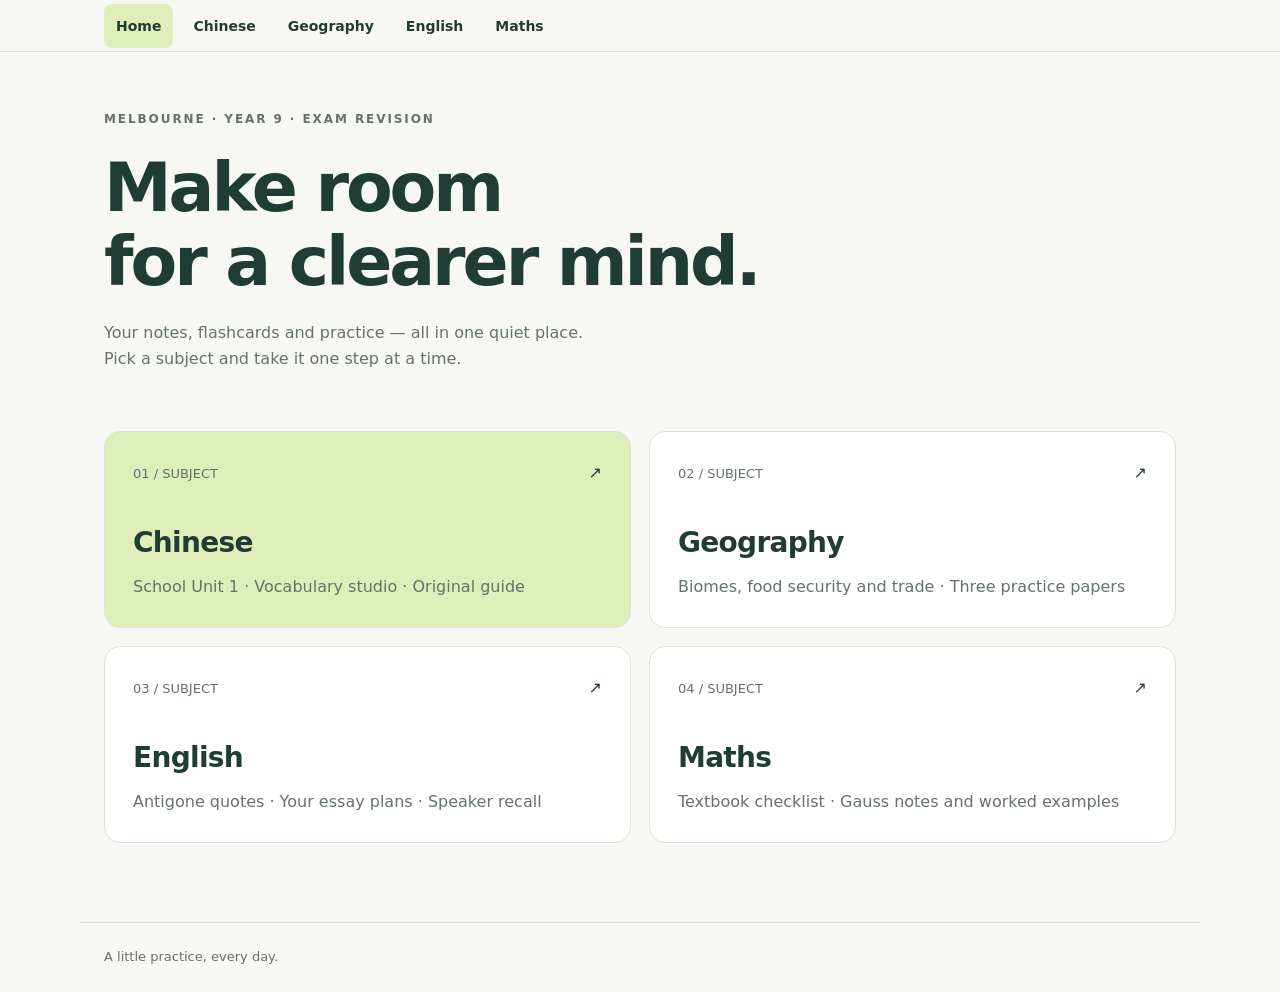
<file: index.html>
<!doctype html><html lang="en"><head><meta charset="utf-8"><meta name="viewport" content="width=device-width,initial-scale=1"><title>All subjects · Revision room</title><link rel="stylesheet" href="assets/style.css"><link rel="stylesheet" href="assets/navigation.css"></head><body>
<nav class="site-nav" aria-label="Subjects">
  <div class="site-nav-links">
    <a href="./" aria-current="page">Home</a>
    <a href="chinese/">Chinese</a>
    <a href="geography/">Geography</a>
    <a href="english/">English</a>
    <a href="maths/">Maths</a>
  </div>
</nav>
<main><div class="intro"><div class="eyebrow">Melbourne · Year 9 · Exam revision</div><h1>Make room<br>for a clearer mind.</h1><p class="muted">Your notes, flashcards and practice — all in one quiet place.<br>Pick a subject and take it one step at a time.</p></div><div class="grid"><a class="tile green" href="chinese/"><span class="number">01 / SUBJECT</span><span class="arrow">↗</span><h2>Chinese</h2><p>School Unit 1 · Vocabulary studio · Original guide</p></a><a class="tile " href="geography/"><span class="number">02 / SUBJECT</span><span class="arrow">↗</span><h2>Geography</h2><p>Biomes, food security and trade · Three practice papers</p></a><a class="tile " href="english/"><span class="number">03 / SUBJECT</span><span class="arrow">↗</span><h2>English</h2><p>Antigone quotes · Your essay plans · Speaker recall</p></a><a class="tile " href="maths/"><span class="number">04 / SUBJECT</span><span class="arrow">↗</span><h2>Maths</h2><p>Textbook checklist · Gauss notes and worked examples</p></a></div></main><footer><span>A little practice, every day.</span></footer></body></html>
</file>
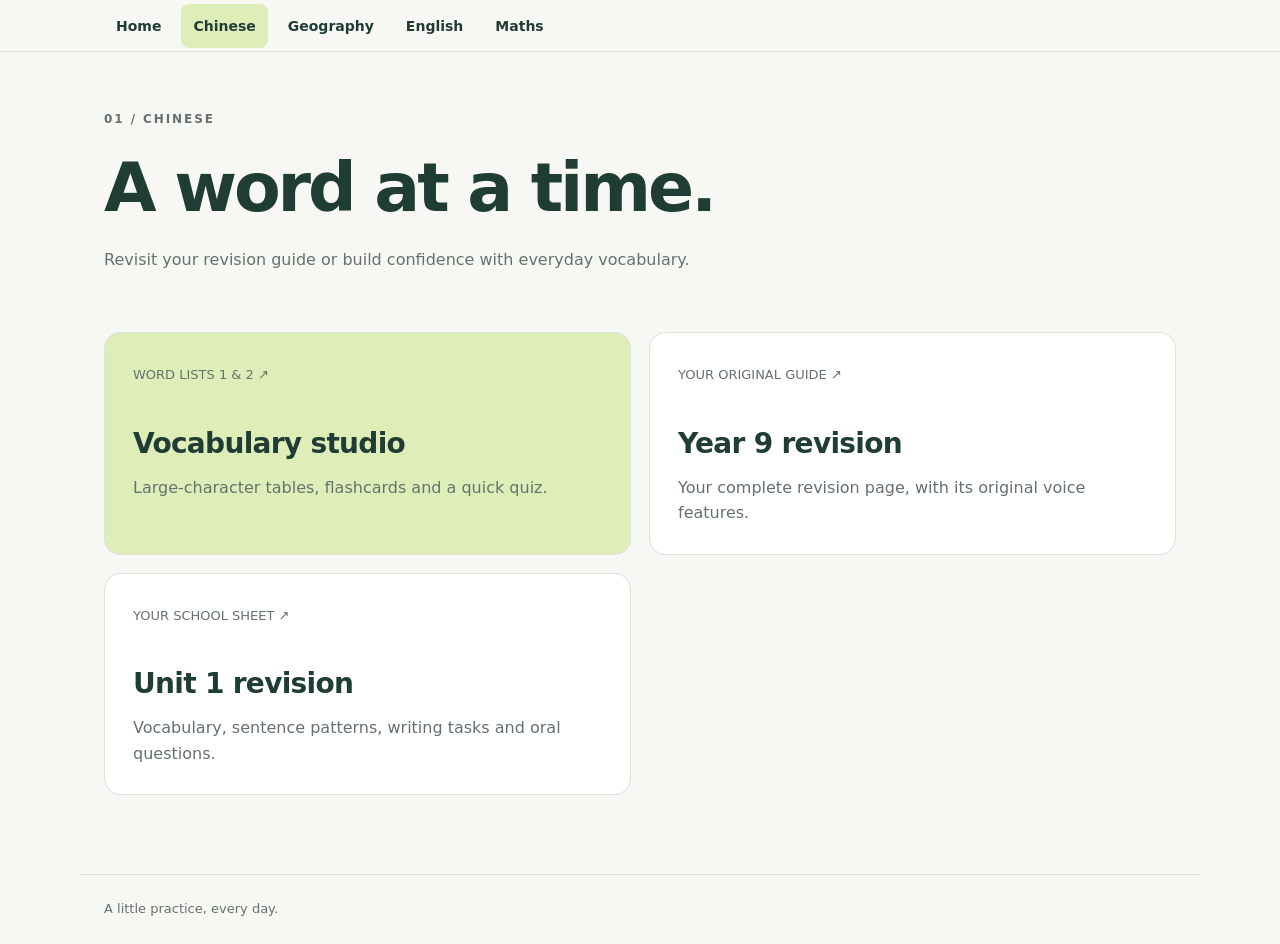
<file: chinese/index.html>
<!doctype html><html lang="en"><head><meta charset="utf-8"><meta name="viewport" content="width=device-width,initial-scale=1"><title>Chinese · Revision room</title><link rel="stylesheet" href="../assets/style.css"><link rel="stylesheet" href="../assets/navigation.css"></head><body>
<nav class="site-nav" aria-label="Subjects">
  <div class="site-nav-links">
    <a href="../">Home</a>
    <a href="../chinese/" aria-current="page">Chinese</a>
    <a href="../geography/">Geography</a>
    <a href="../english/">English</a>
    <a href="../maths/">Maths</a>
  </div>
</nav>
<main><div class="intro"><div class="eyebrow">01 / Chinese</div><h1>A word at a time.</h1><p class="muted">Revisit your revision guide or build confidence with everyday vocabulary.</p></div><div class="grid"><a class="tile green" href="words.html"><span class="number">WORD LISTS 1 & 2 ↗</span><h2>Vocabulary studio</h2><p>Large-character tables, flashcards and a quick quiz.</p></a><a class="tile" href="year9-revision.html"><span class="number">YOUR ORIGINAL GUIDE ↗</span><h2>Year 9 revision</h2><p>Your complete revision page, with its original voice features.</p></a><a class="tile" href="unit-1.html"><span class="number">YOUR SCHOOL SHEET ↗</span><h2>Unit 1 revision</h2><p>Vocabulary, sentence patterns, writing tasks and oral questions.</p></a></div></main><footer><span>A little practice, every day.</span></footer></body></html>
</file>
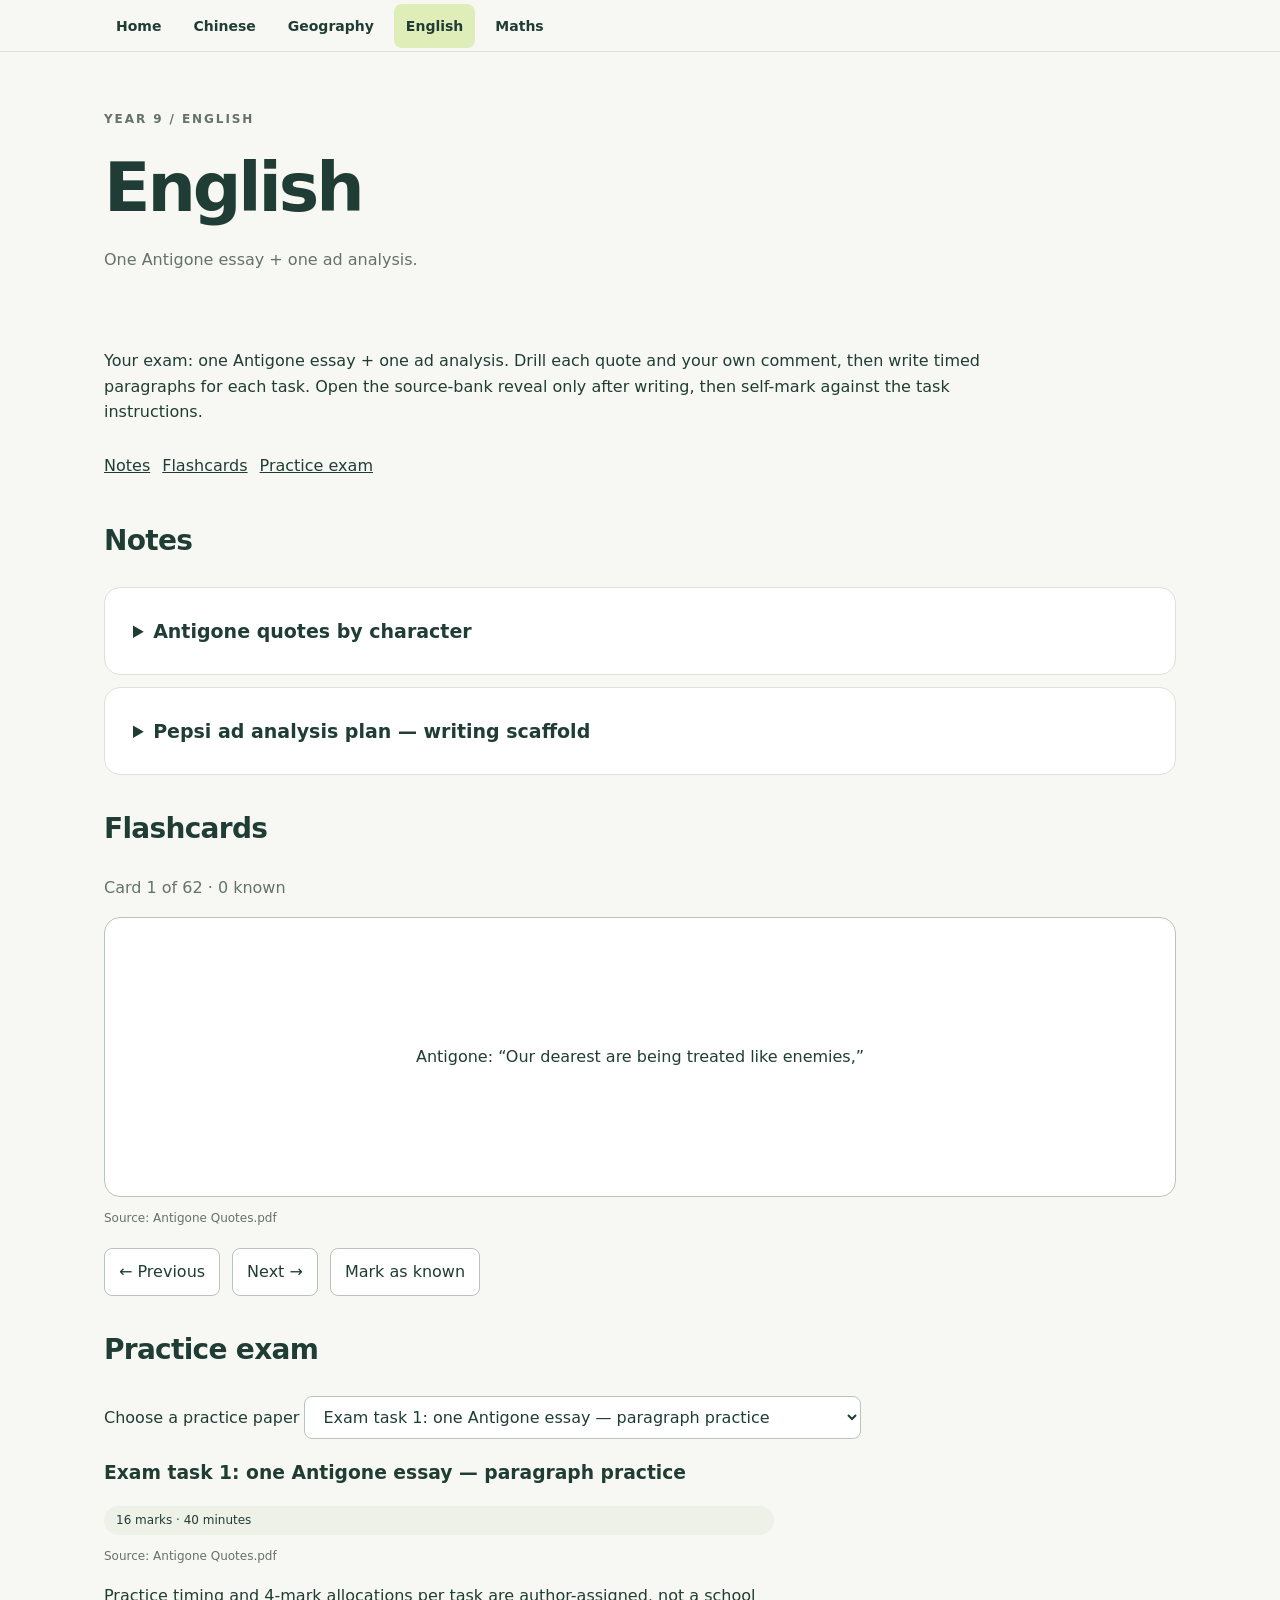
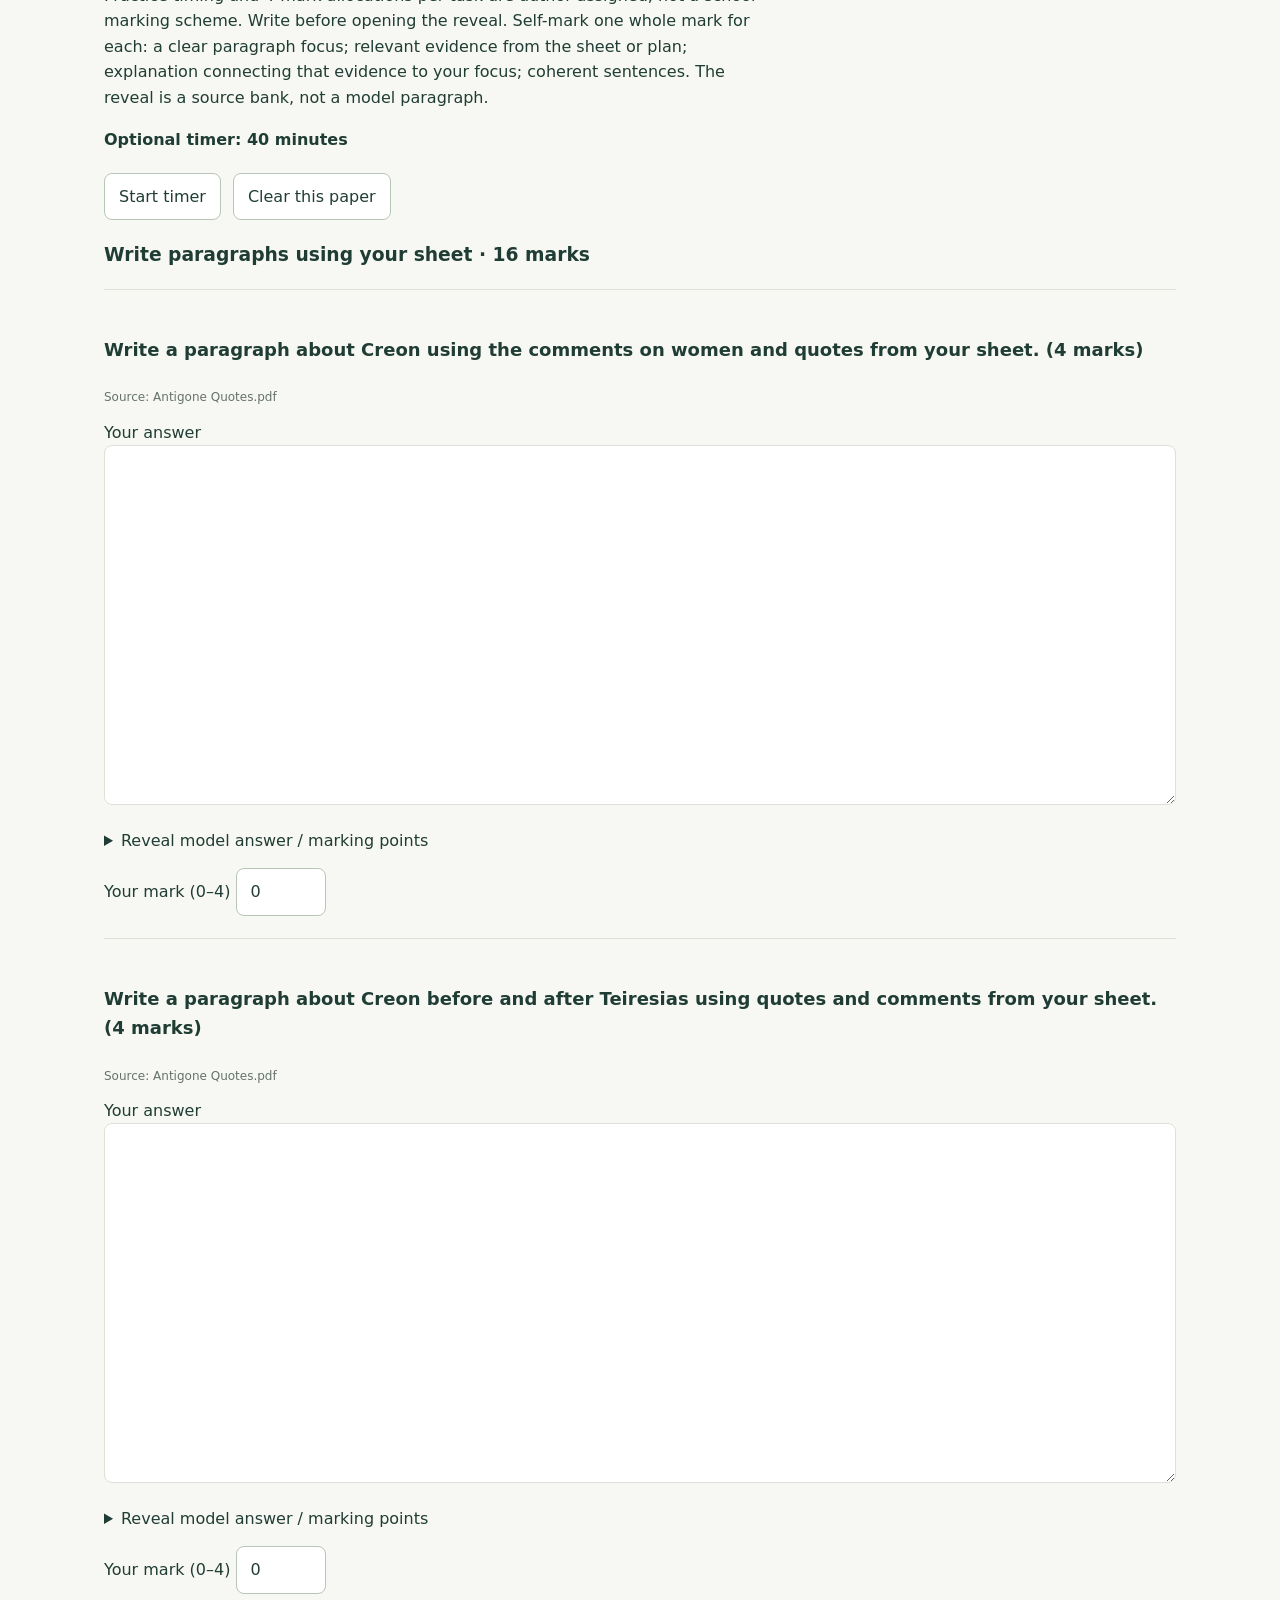
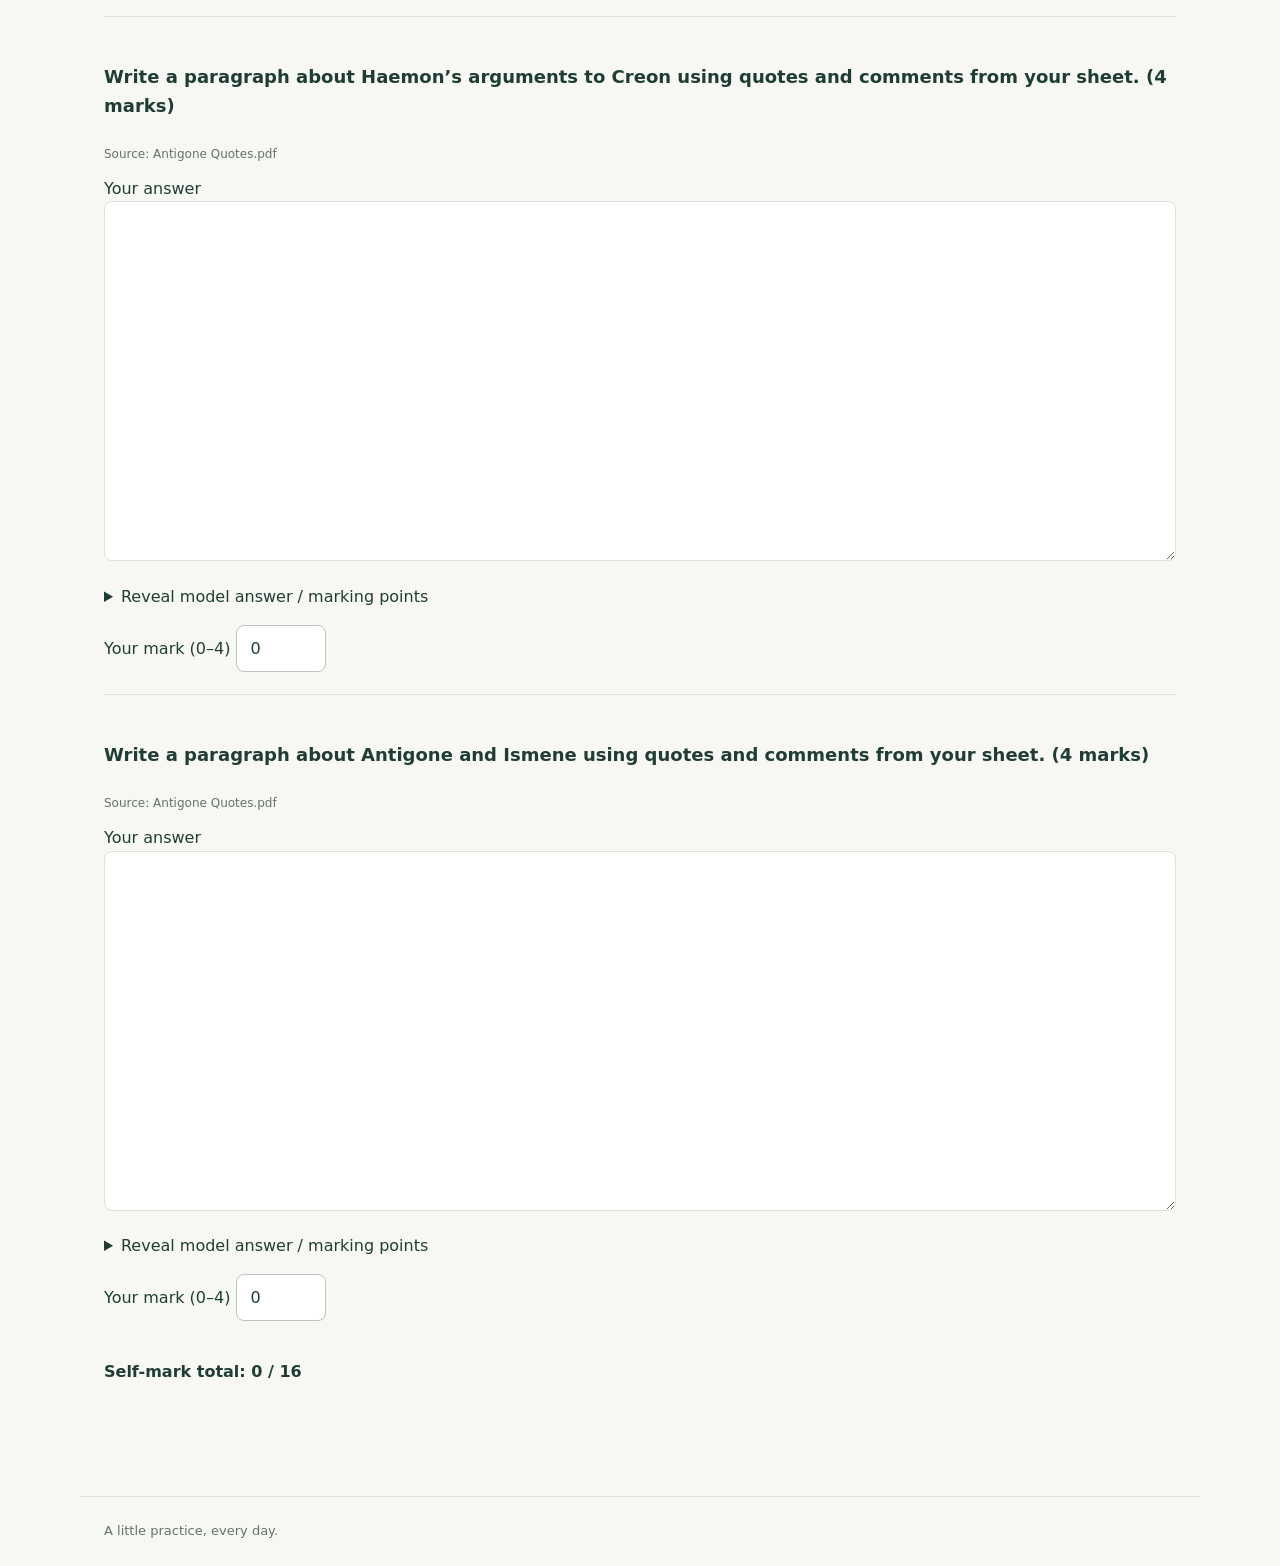
<file: english/index.html>
<!doctype html><html lang="en"><head><meta charset="utf-8"><meta name="viewport" content="width=device-width,initial-scale=1"><title>English · Revision room</title><link rel="stylesheet" href="../assets/style.css"><link rel="stylesheet" href="writing.css"><link rel="stylesheet" href="../assets/navigation.css"></head><body>
<nav class="site-nav" aria-label="Subjects">
  <div class="site-nav-links">
    <a href="../">Home</a>
    <a href="../chinese/">Chinese</a>
    <a href="../geography/">Geography</a>
    <a href="../english/" aria-current="page">English</a>
    <a href="../maths/">Maths</a>
  </div>
</nav>
<main><div class="intro"><div class="eyebrow">Year 9 / English</div><h1>English</h1><p class="muted">One Antigone essay + one ad analysis.</p></div><div id="subject" data-subject="english"><p>Loading your revision material…</p></div></main><footer><span>A little practice, every day.</span></footer><script type="module" src="writing.js"></script></body></html>
</file>
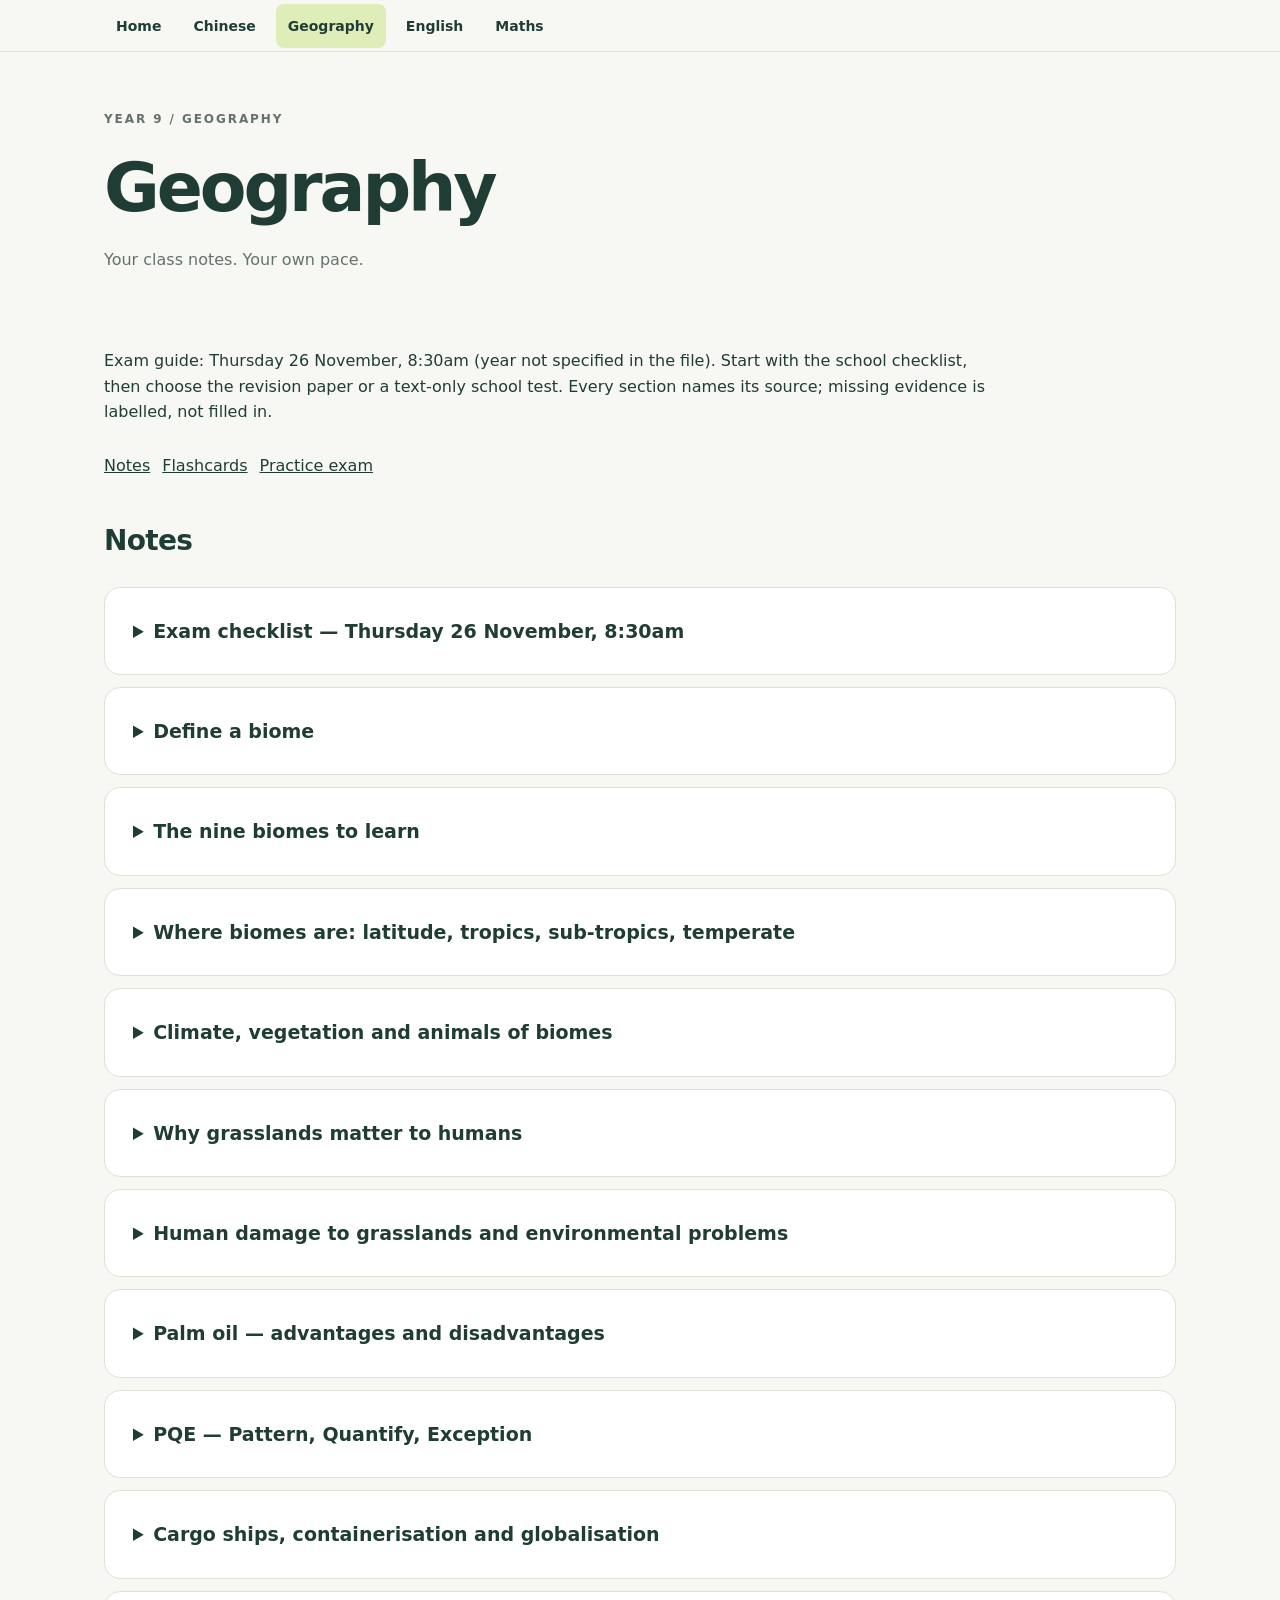
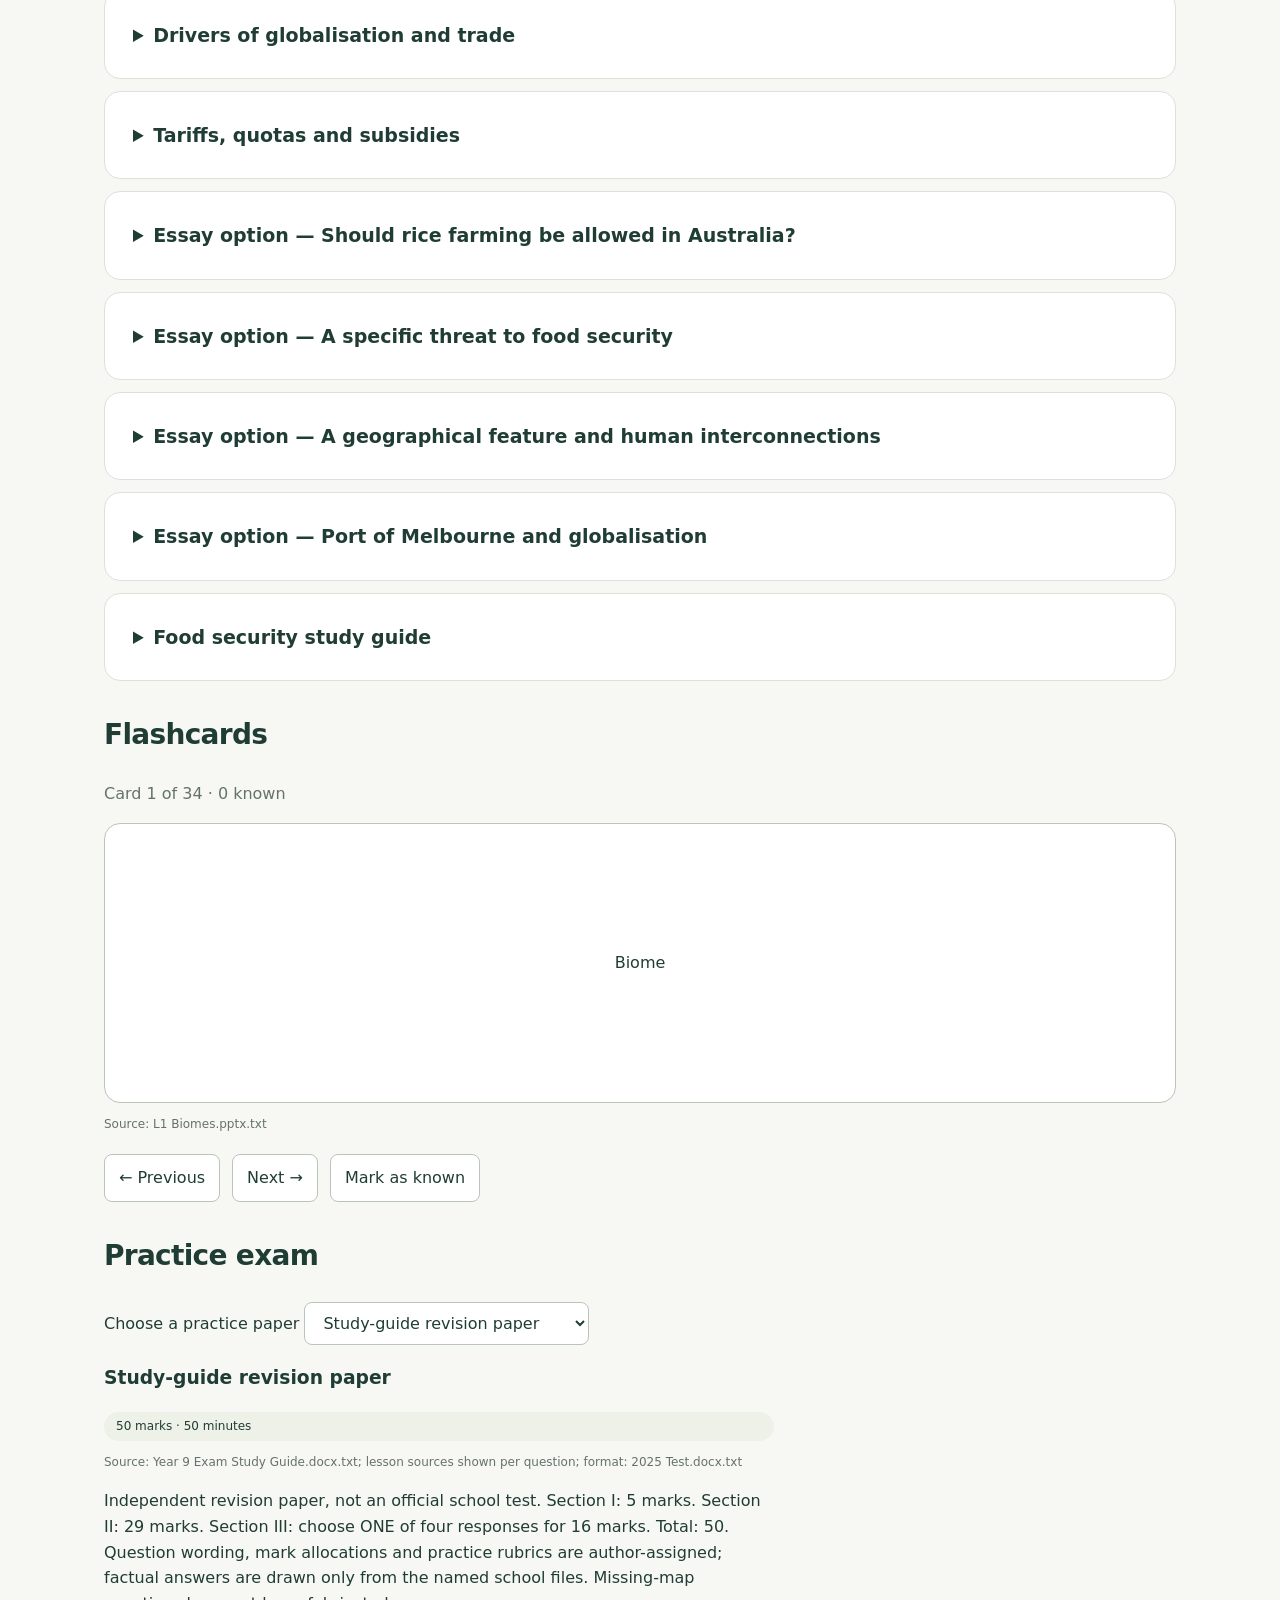
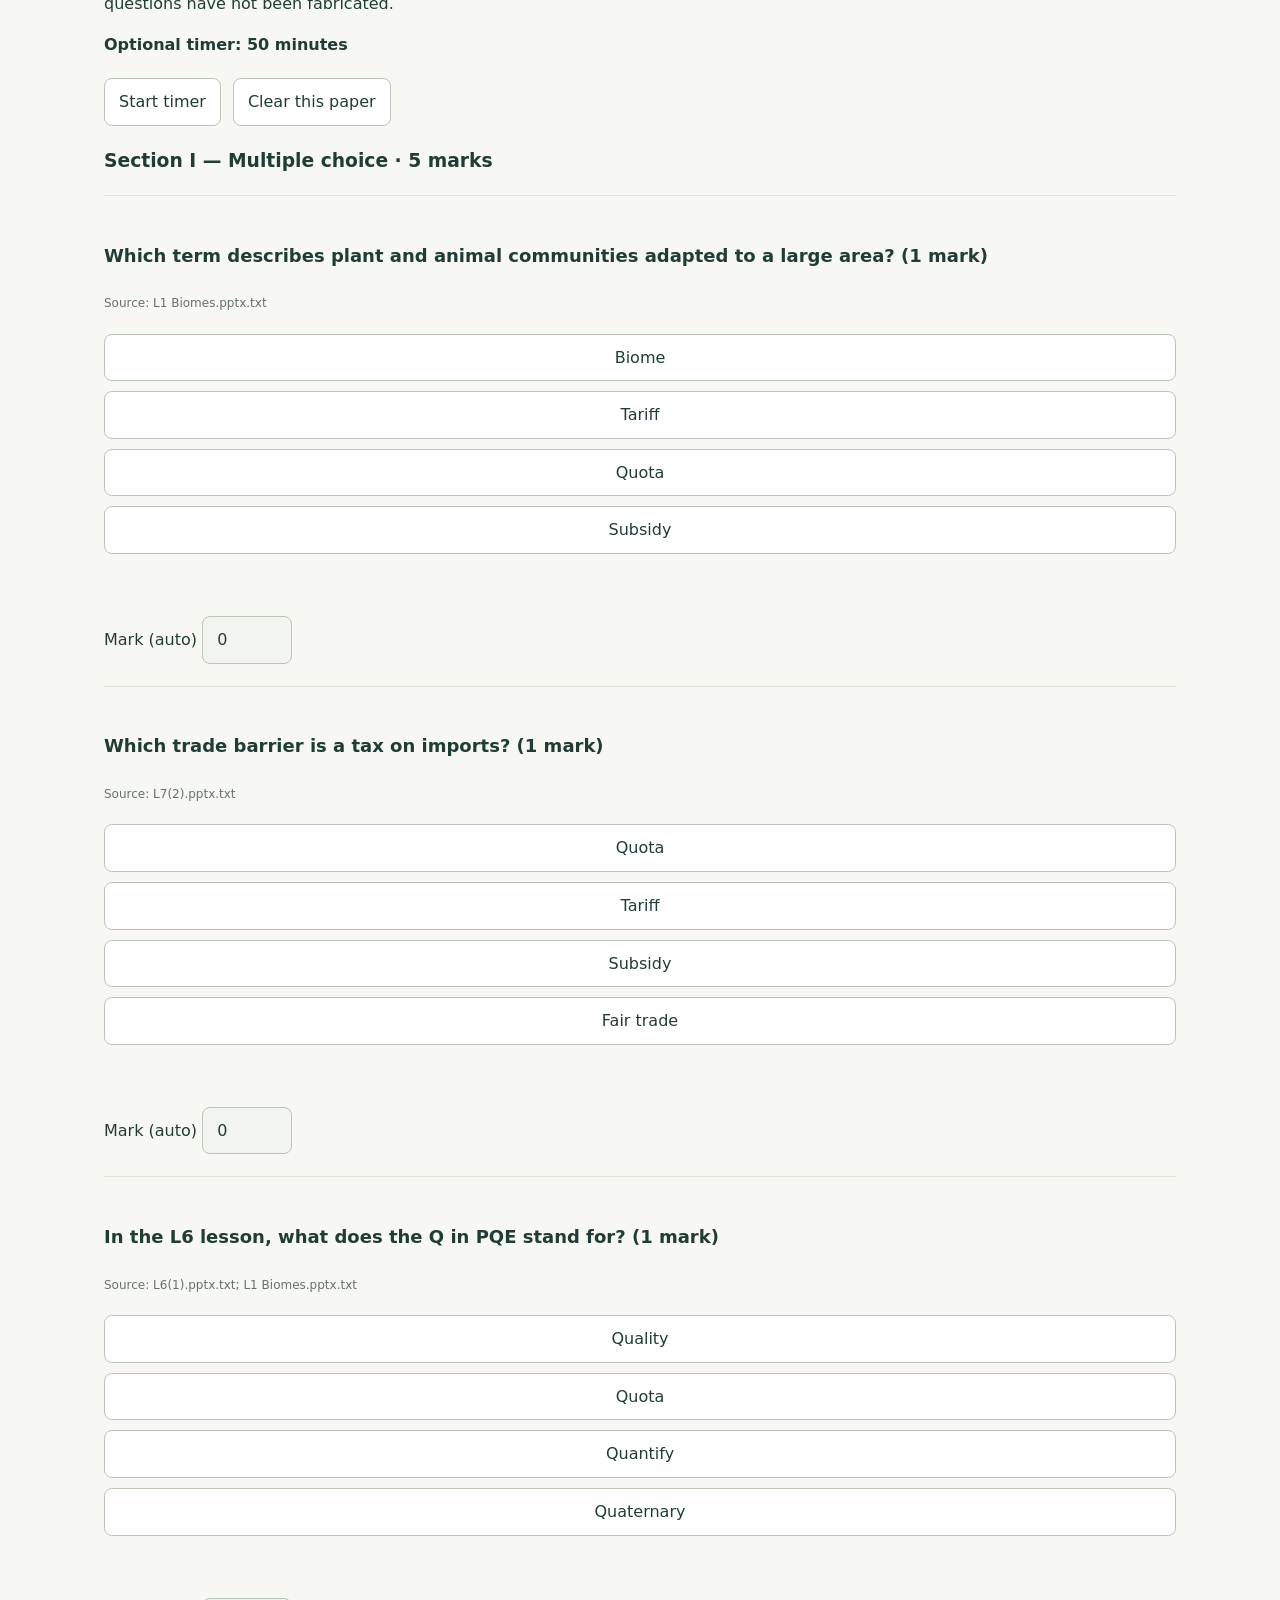
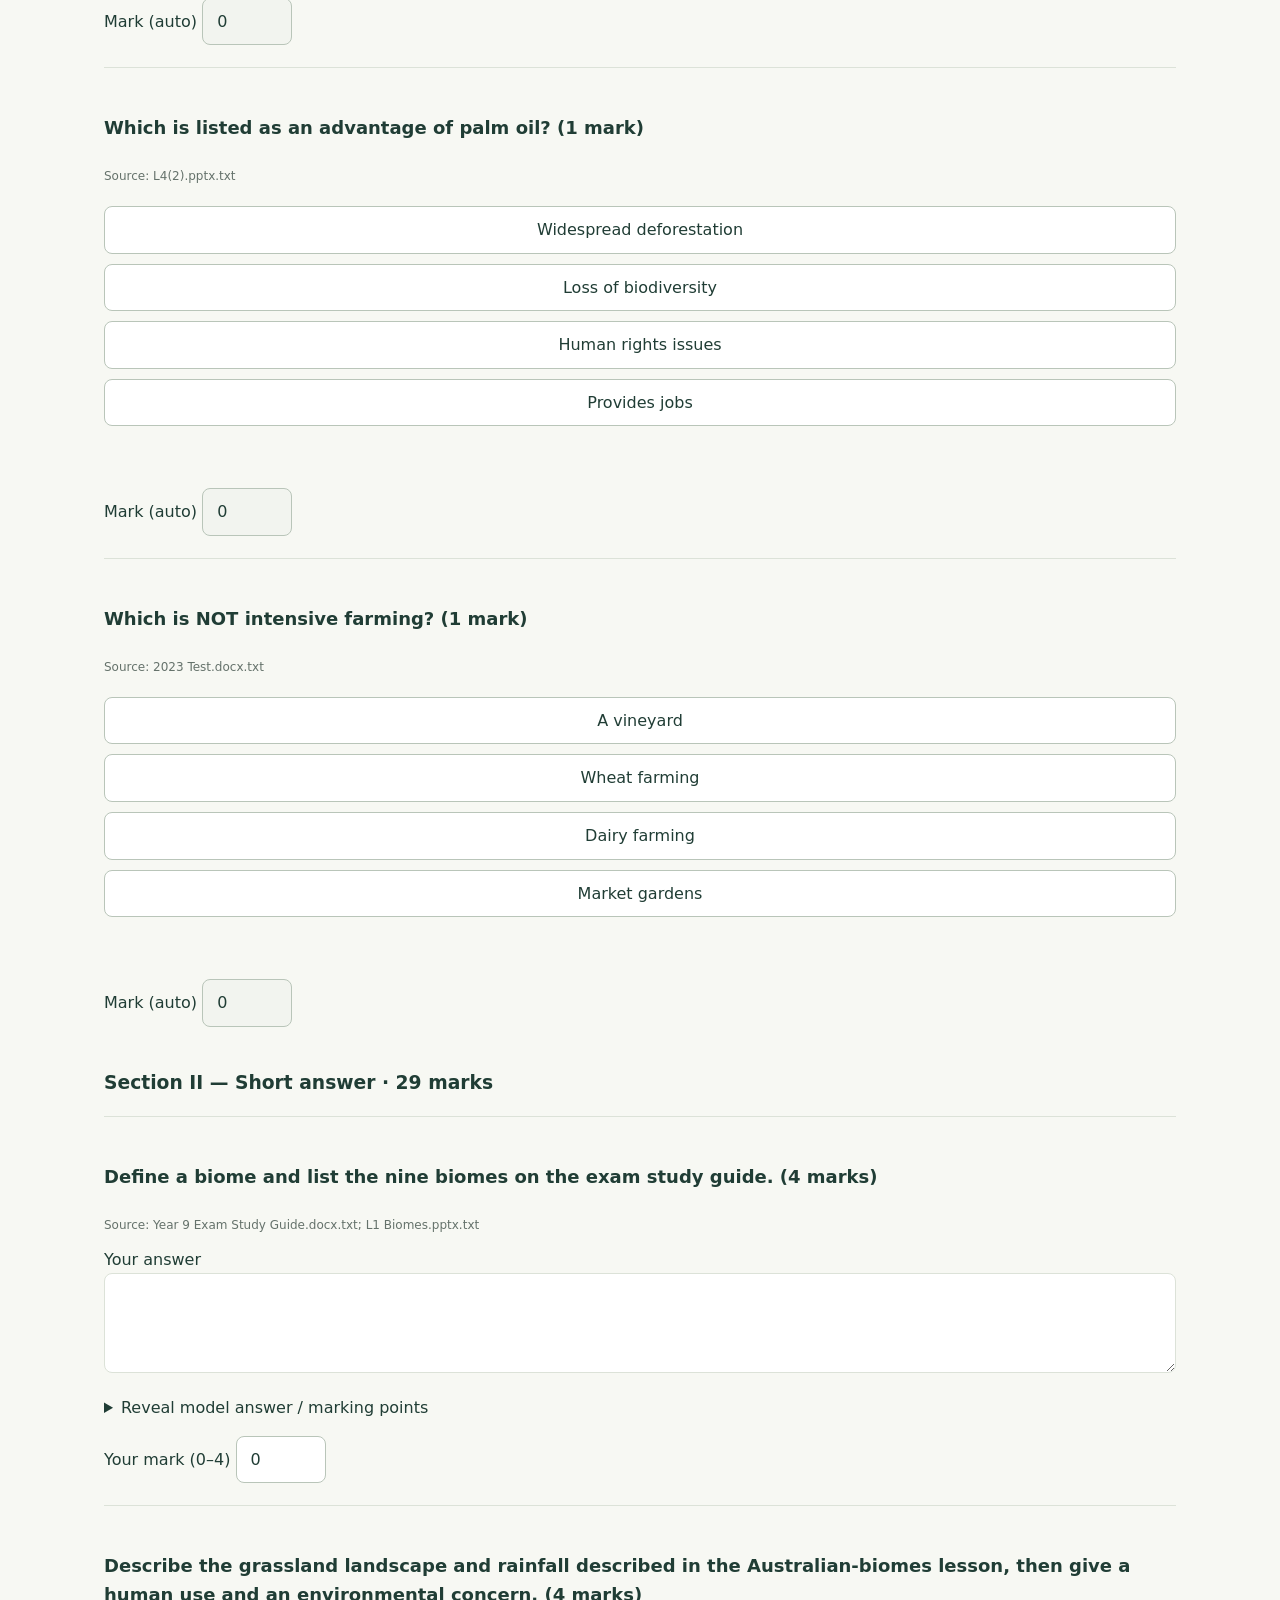
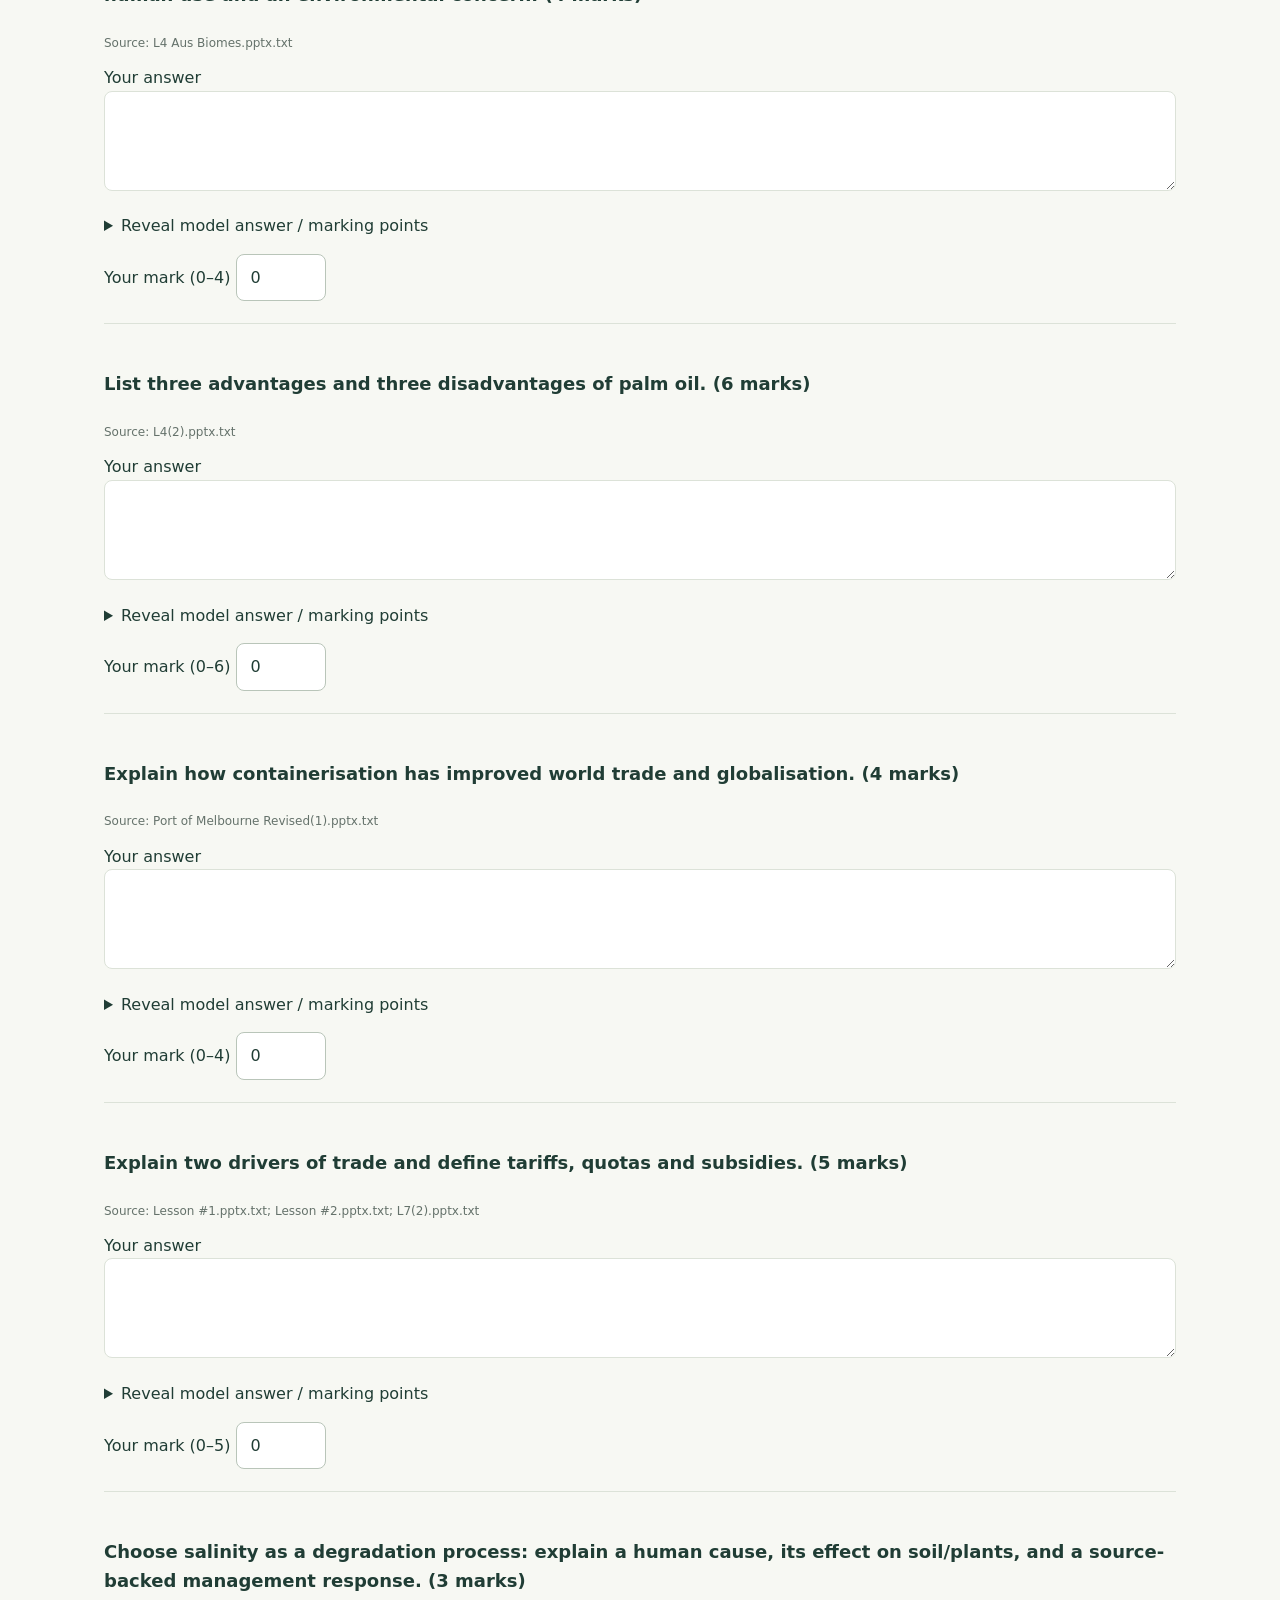
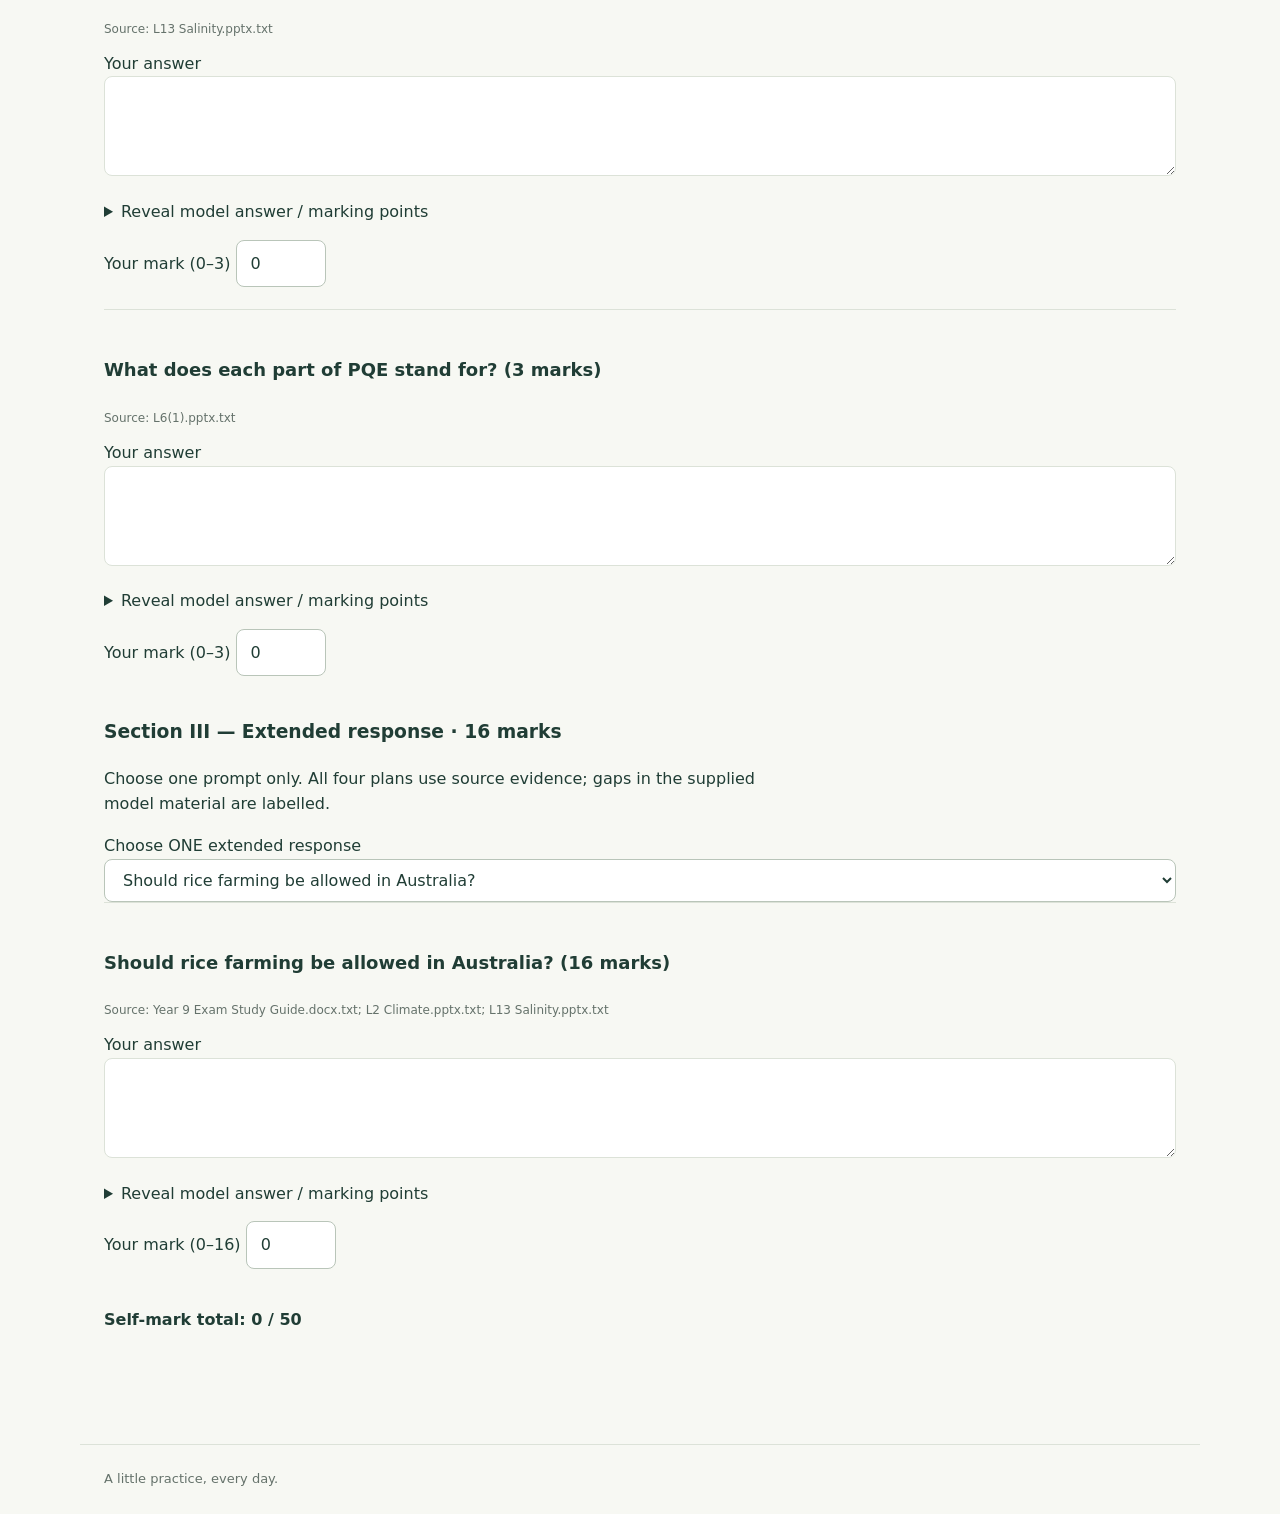
<file: geography/index.html>
<!doctype html><html lang="en"><head><meta charset="utf-8"><meta name="viewport" content="width=device-width,initial-scale=1"><title>Geography · Revision room</title><link rel="stylesheet" href="../assets/style.css"><link rel="stylesheet" href="../assets/navigation.css"></head><body>
<nav class="site-nav" aria-label="Subjects">
  <div class="site-nav-links">
    <a href="../">Home</a>
    <a href="../chinese/">Chinese</a>
    <a href="../geography/" aria-current="page">Geography</a>
    <a href="../english/">English</a>
    <a href="../maths/">Maths</a>
  </div>
</nav>
<main><div class="intro"><div class="eyebrow">Year 9 / Geography</div><h1>Geography</h1><p class="muted">Your class notes. Your own pace.</p></div><div id="subject" data-subject="geography"><p>Loading your revision material…</p></div></main><footer><span>A little practice, every day.</span></footer><script type="module" src="../assets/subject.js"></script></body></html>
</file>
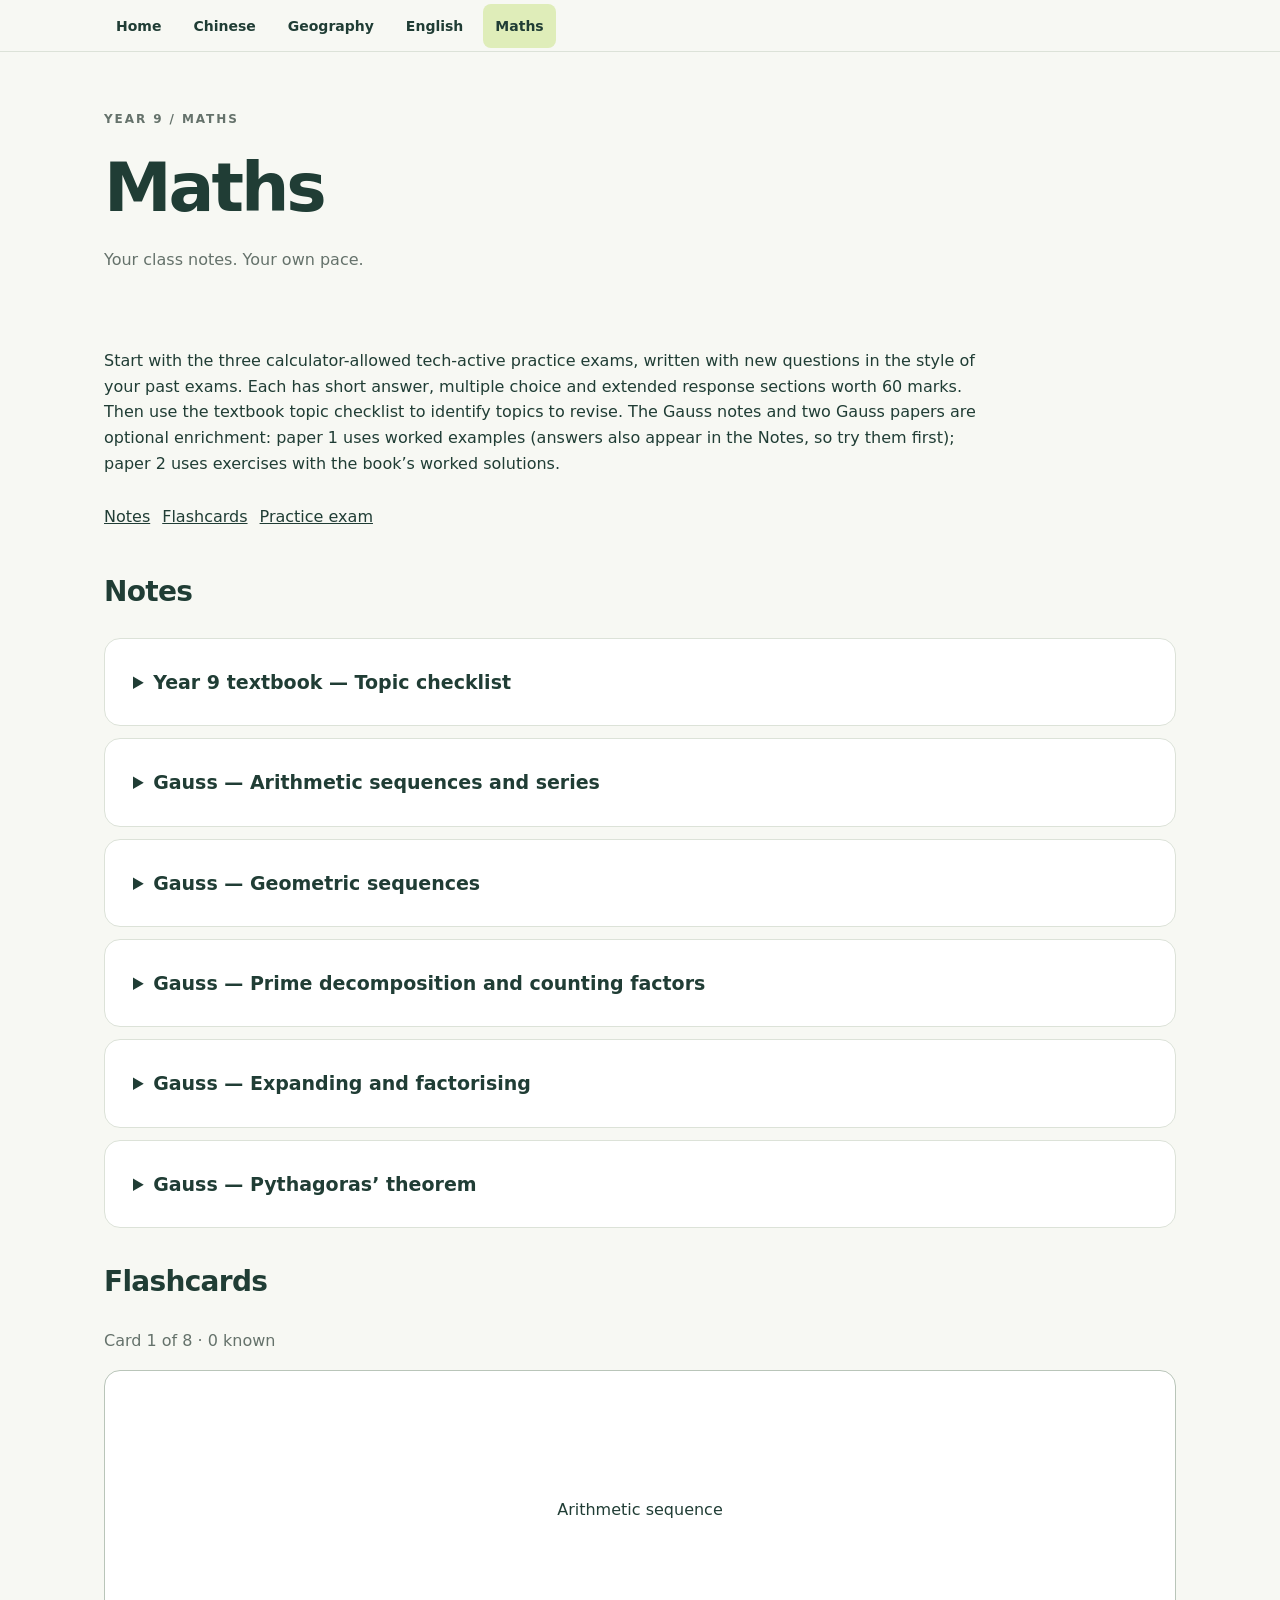
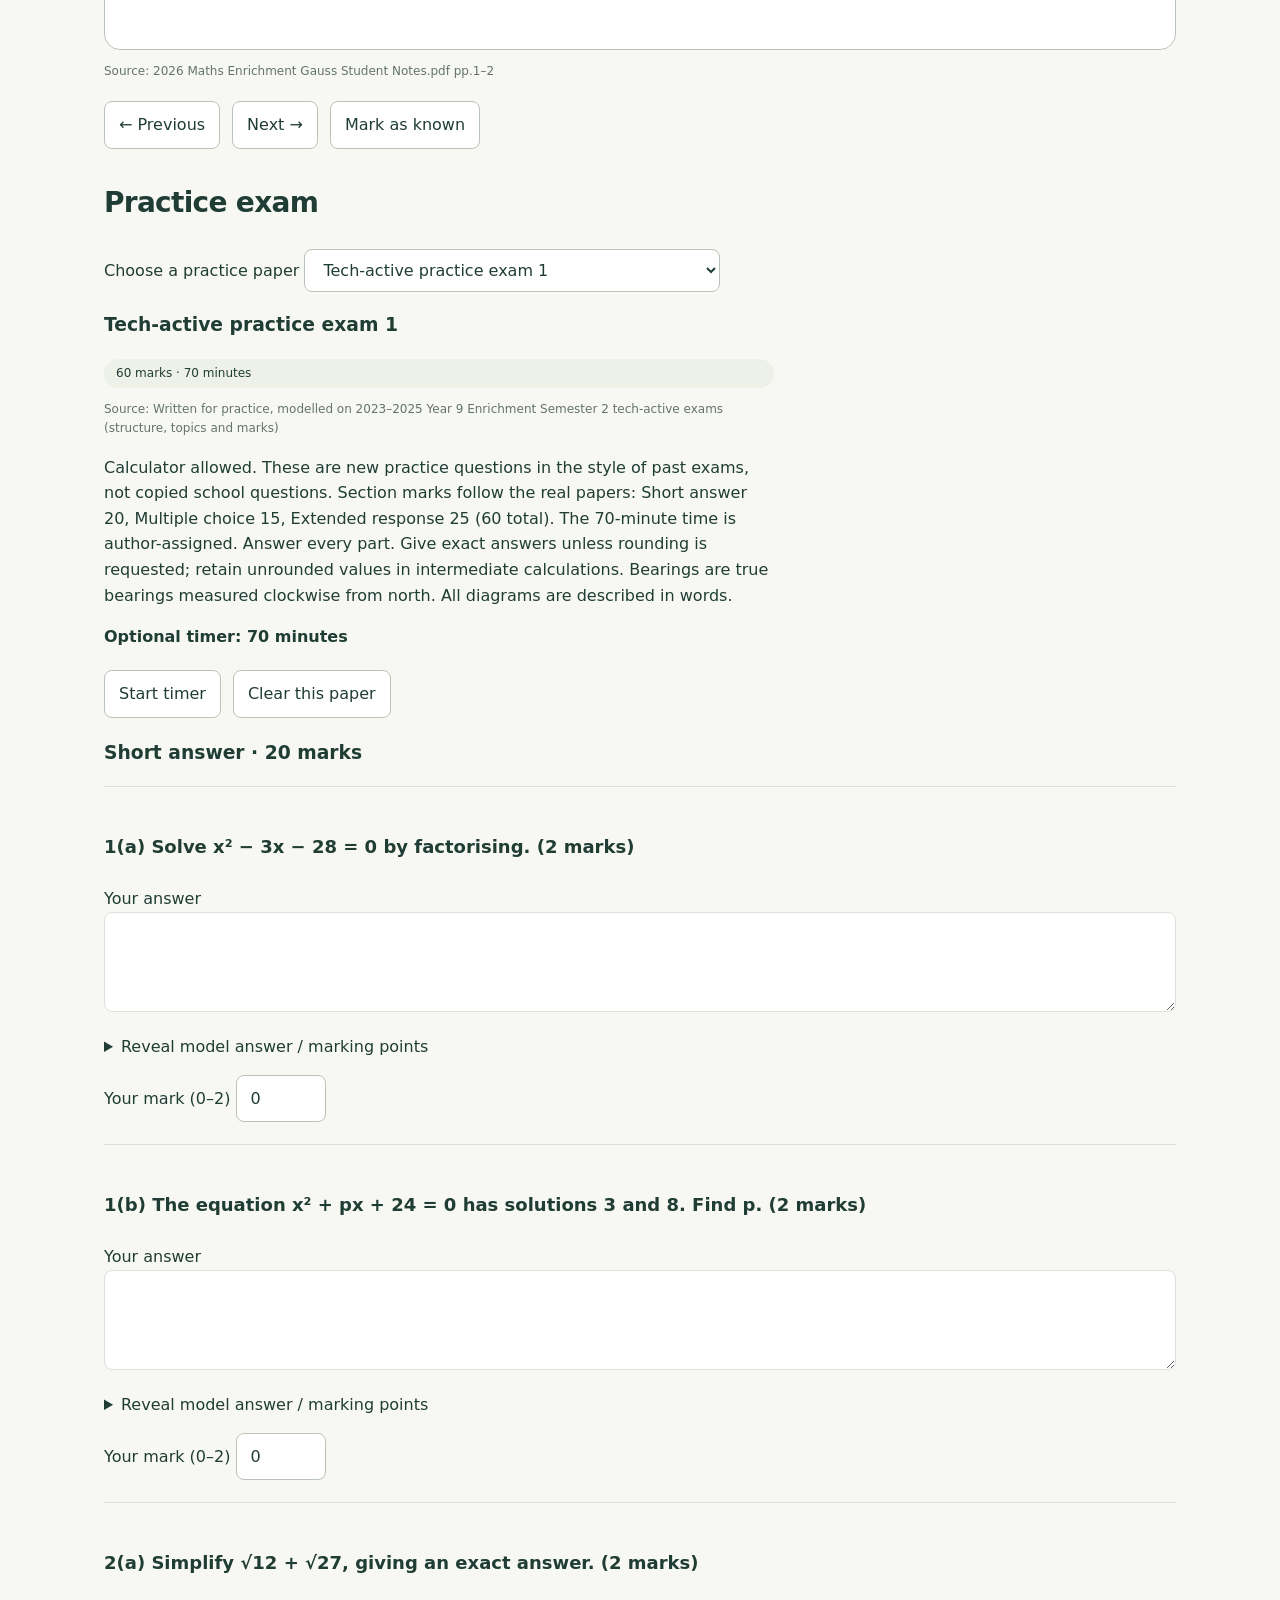
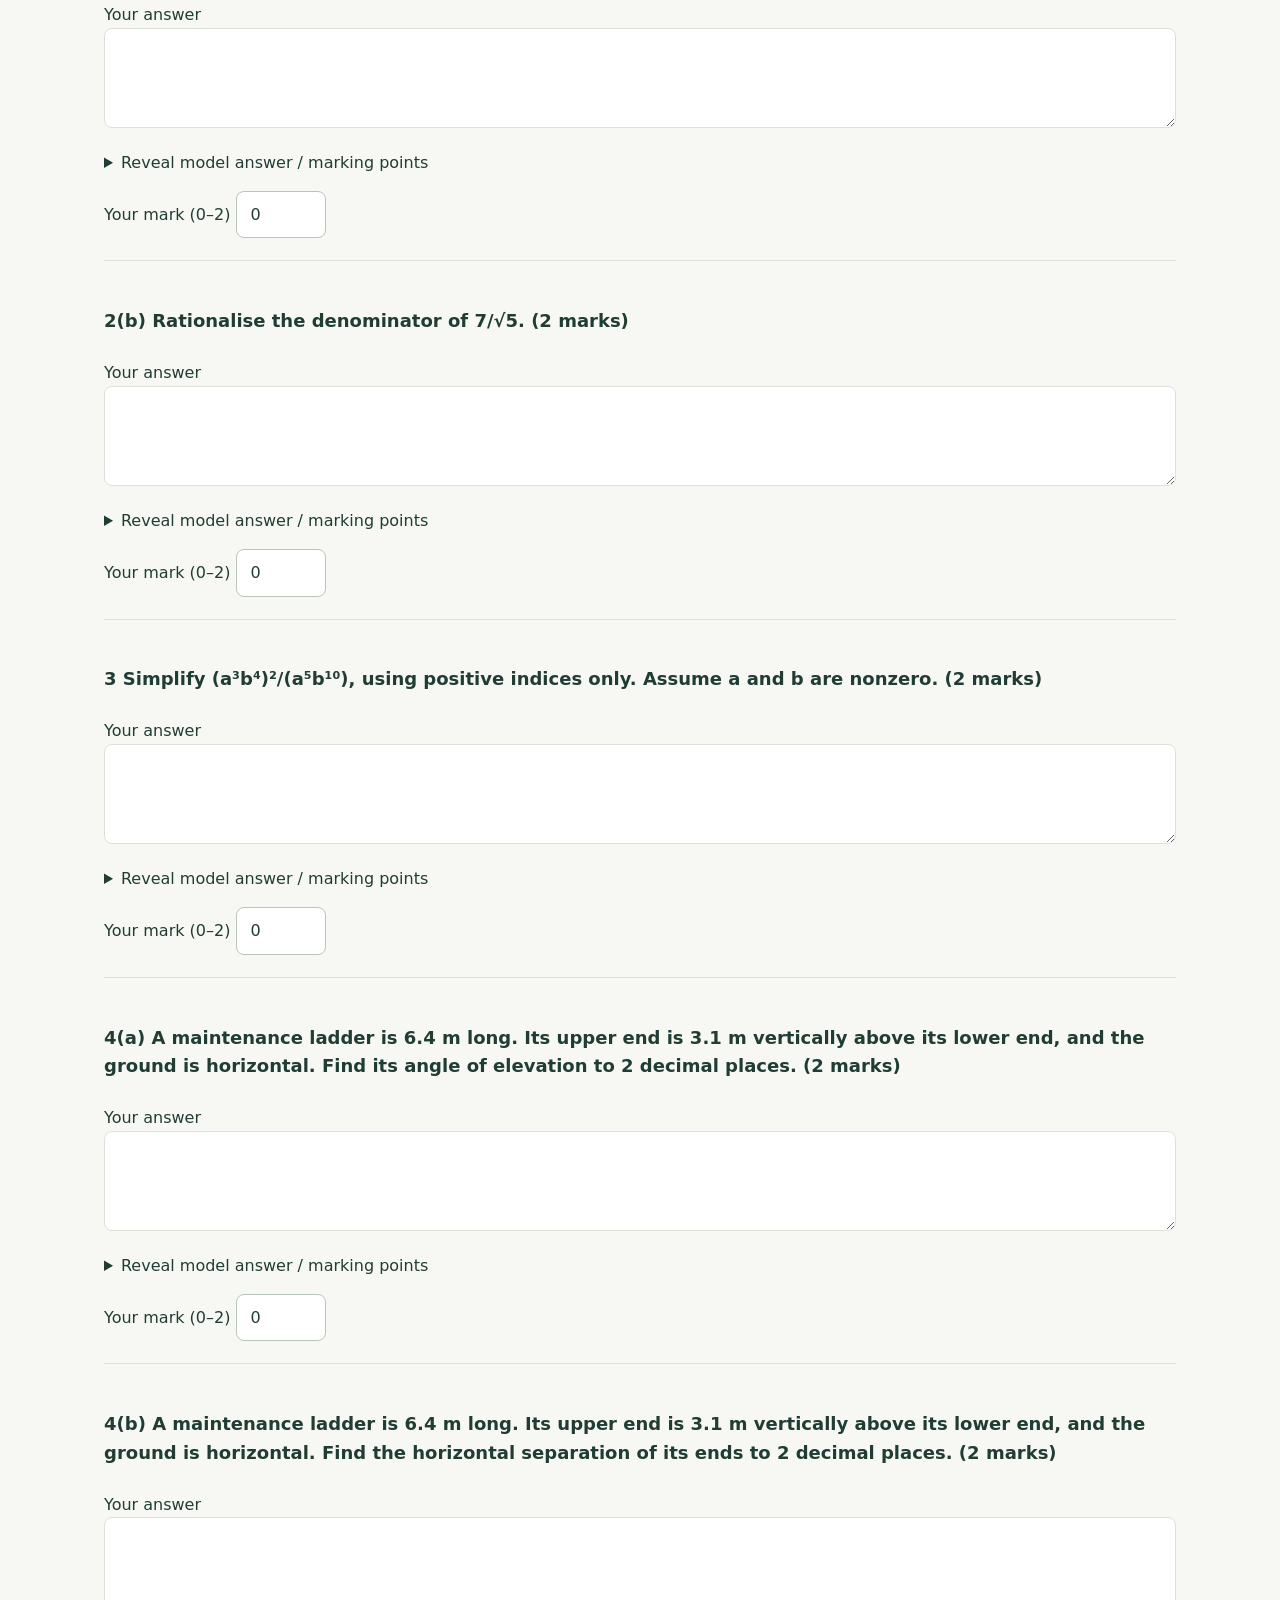
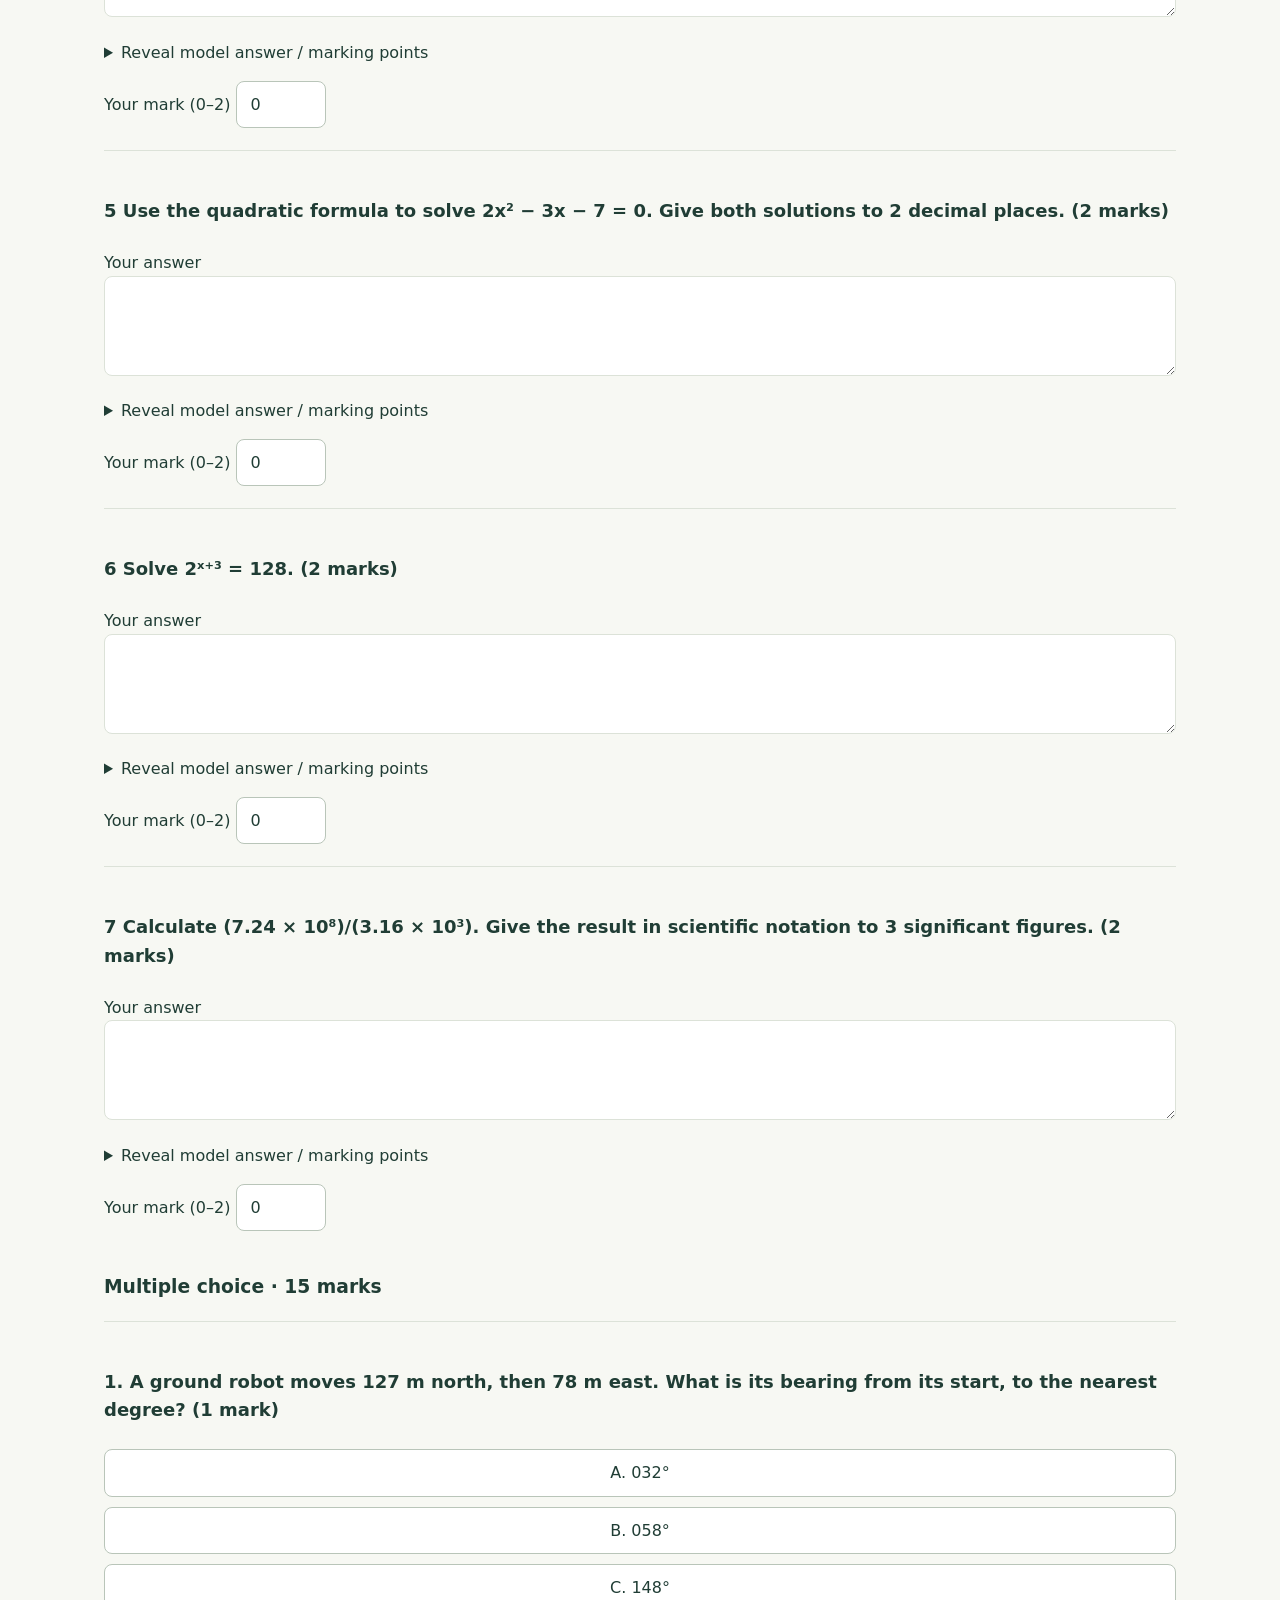
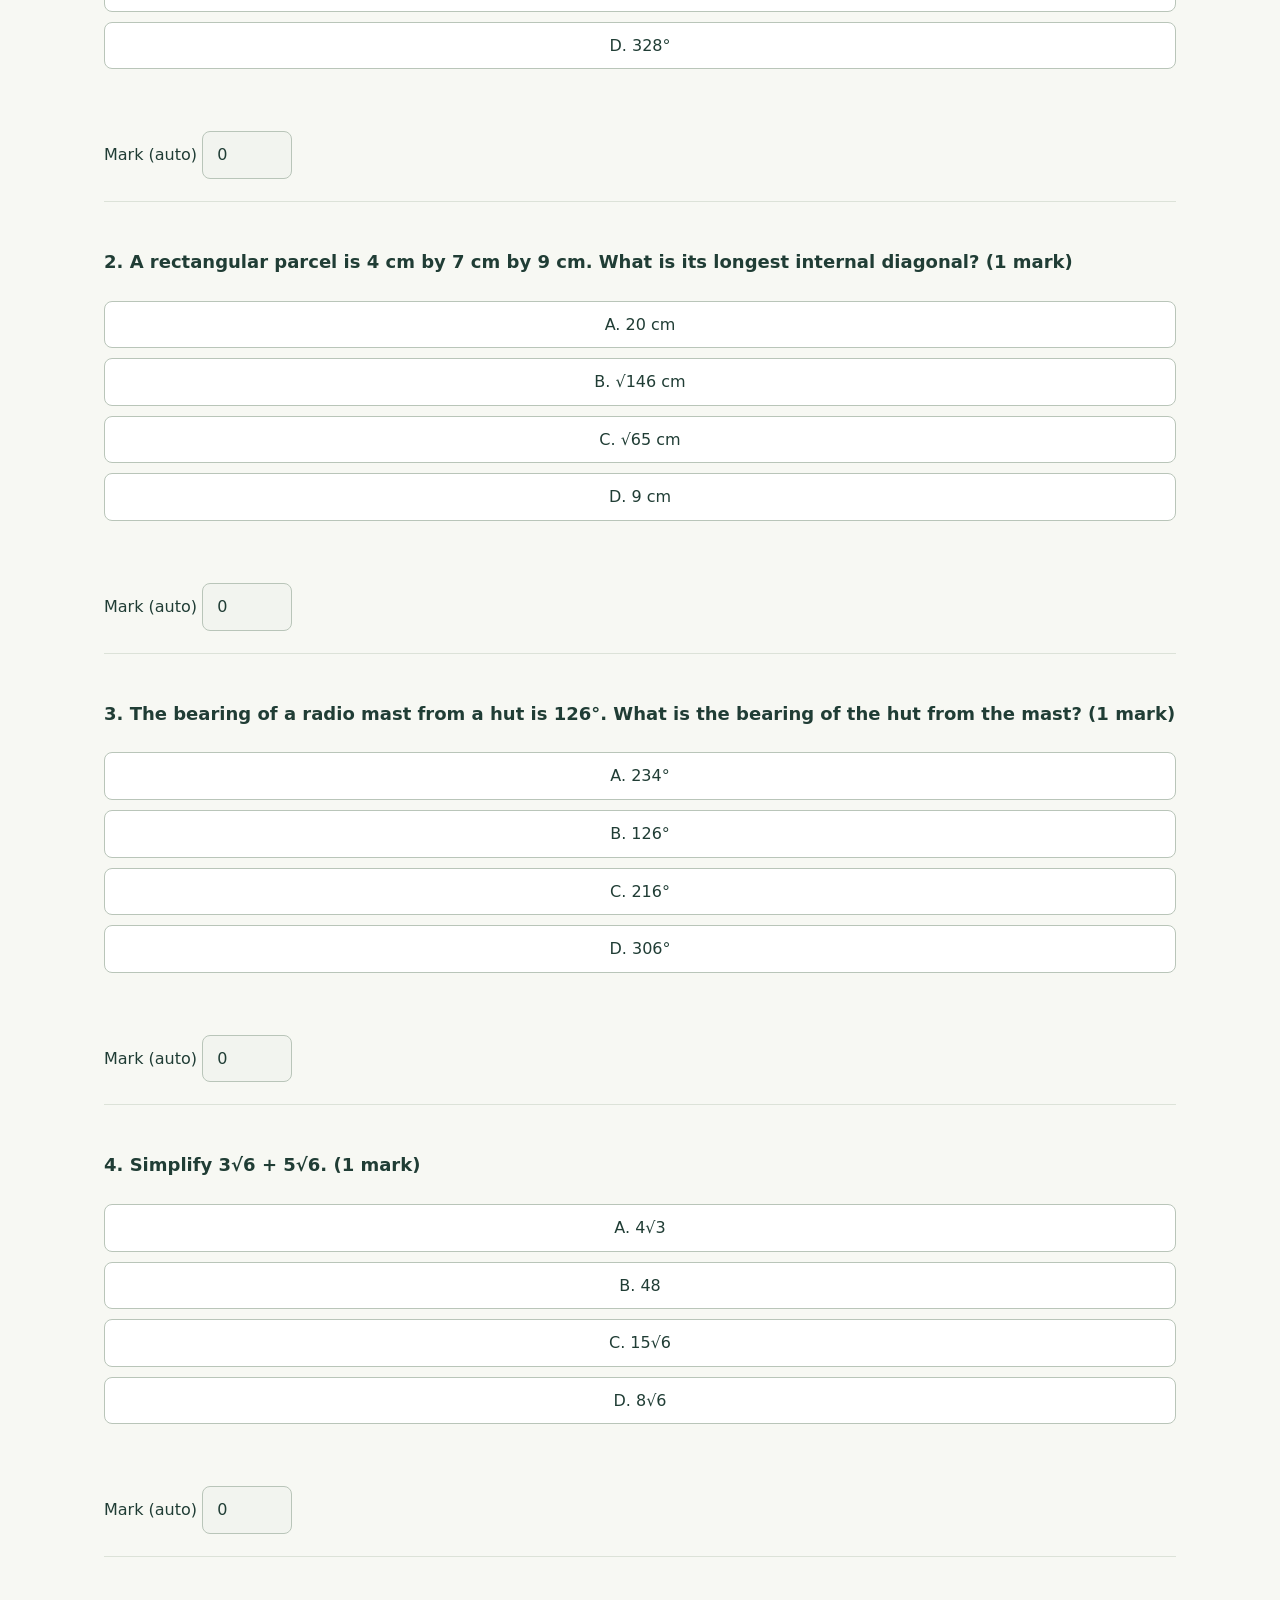
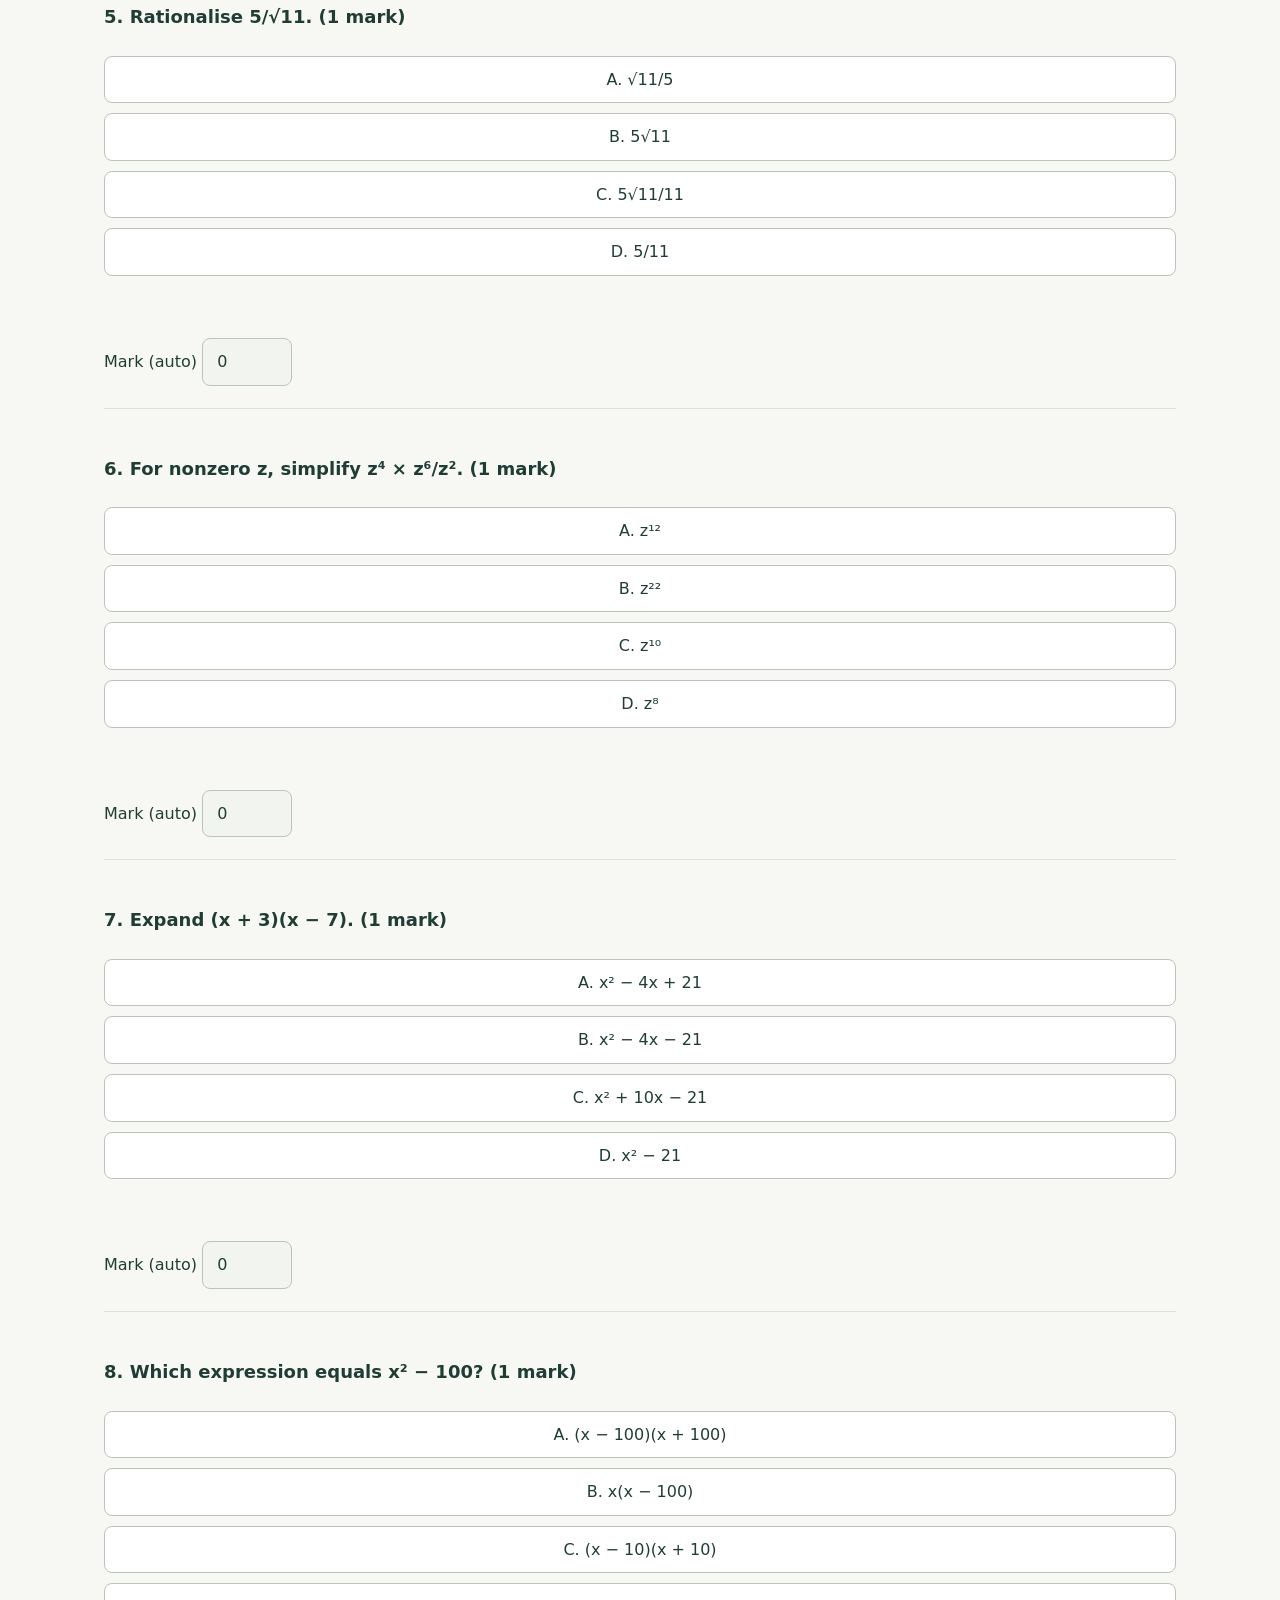
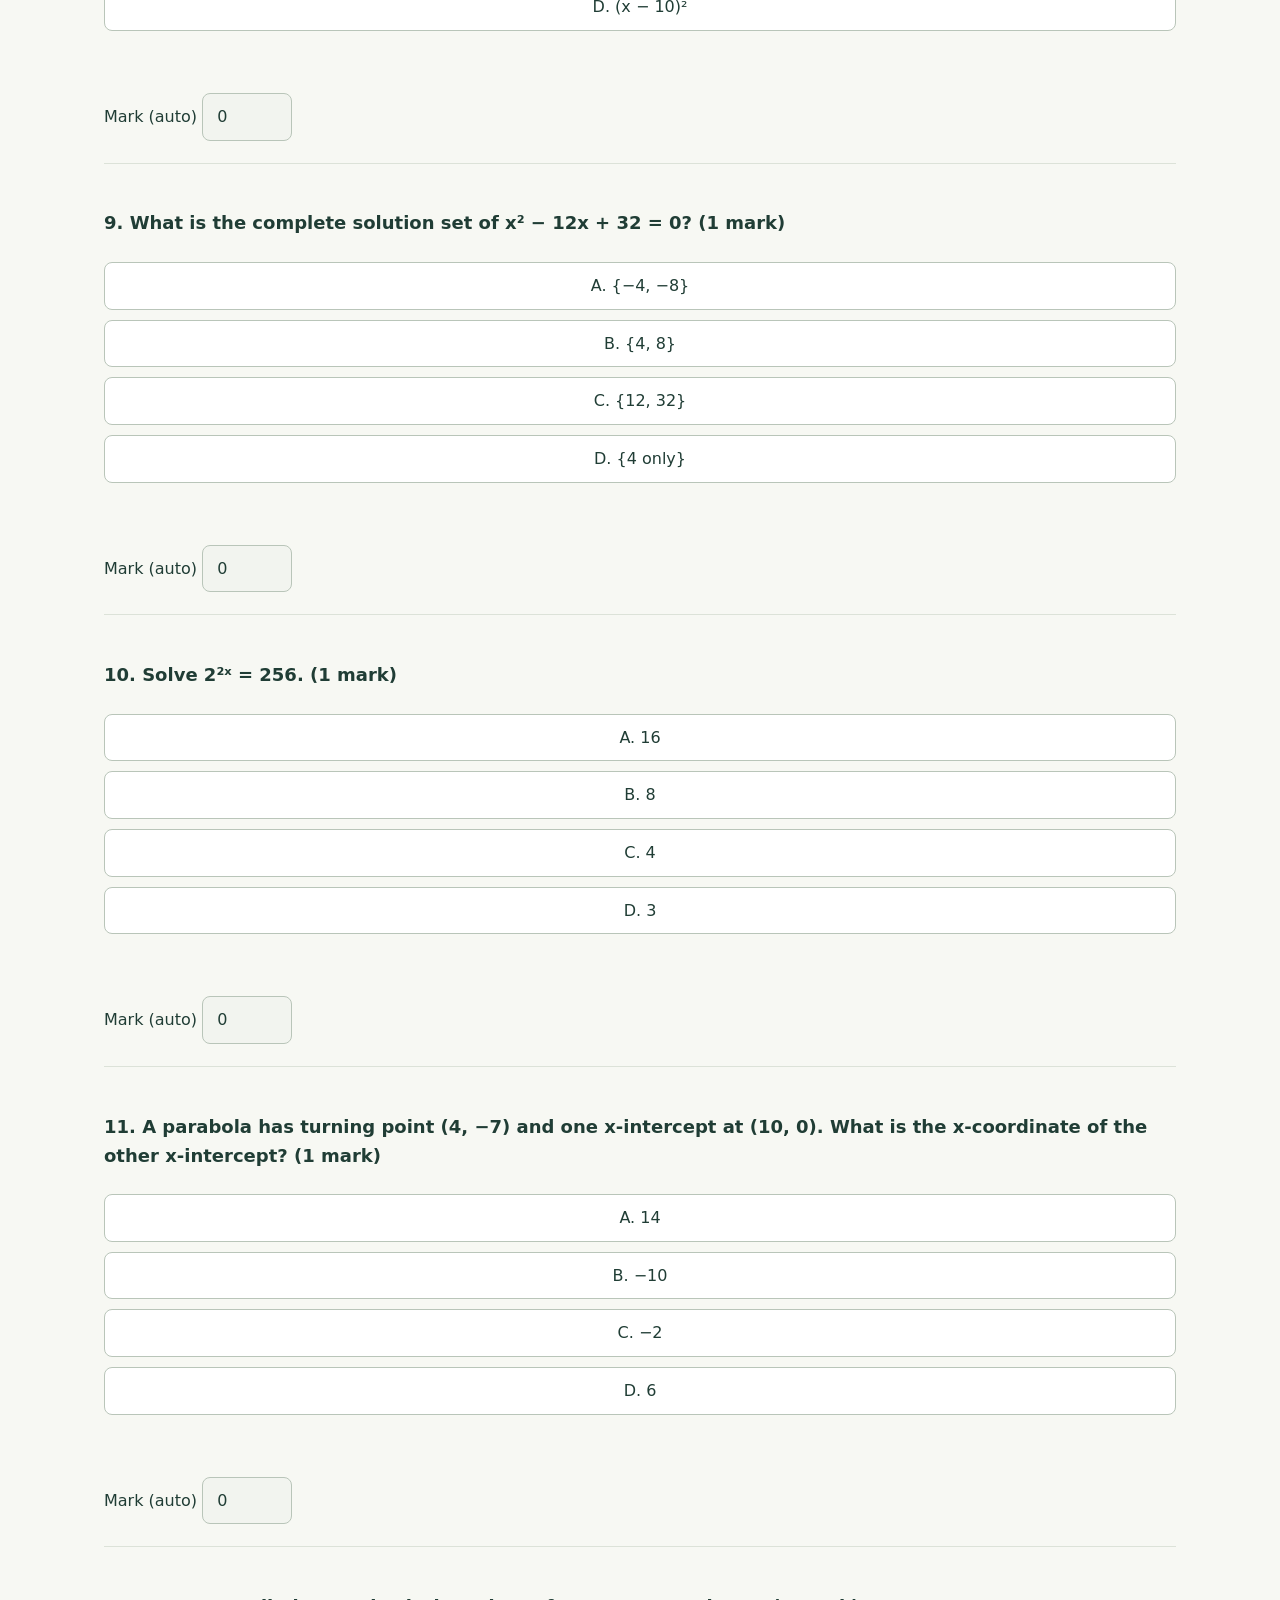
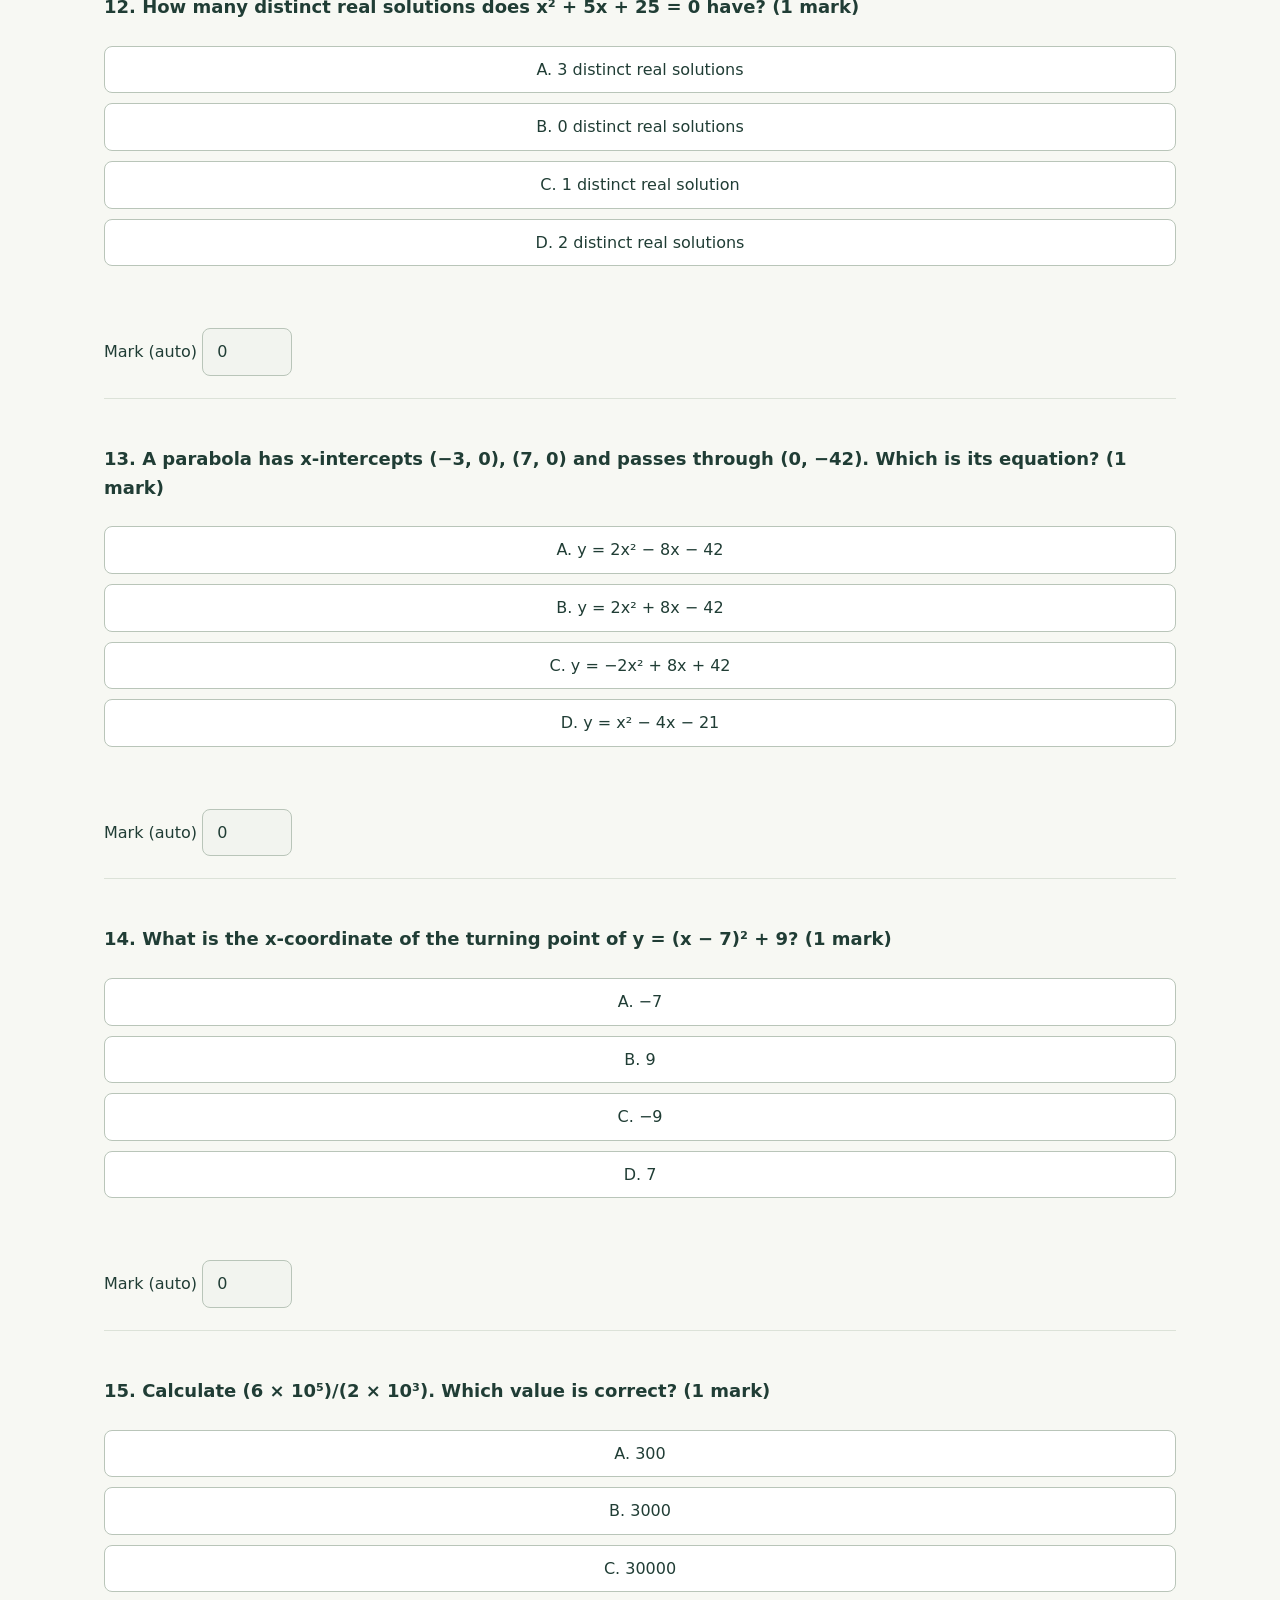
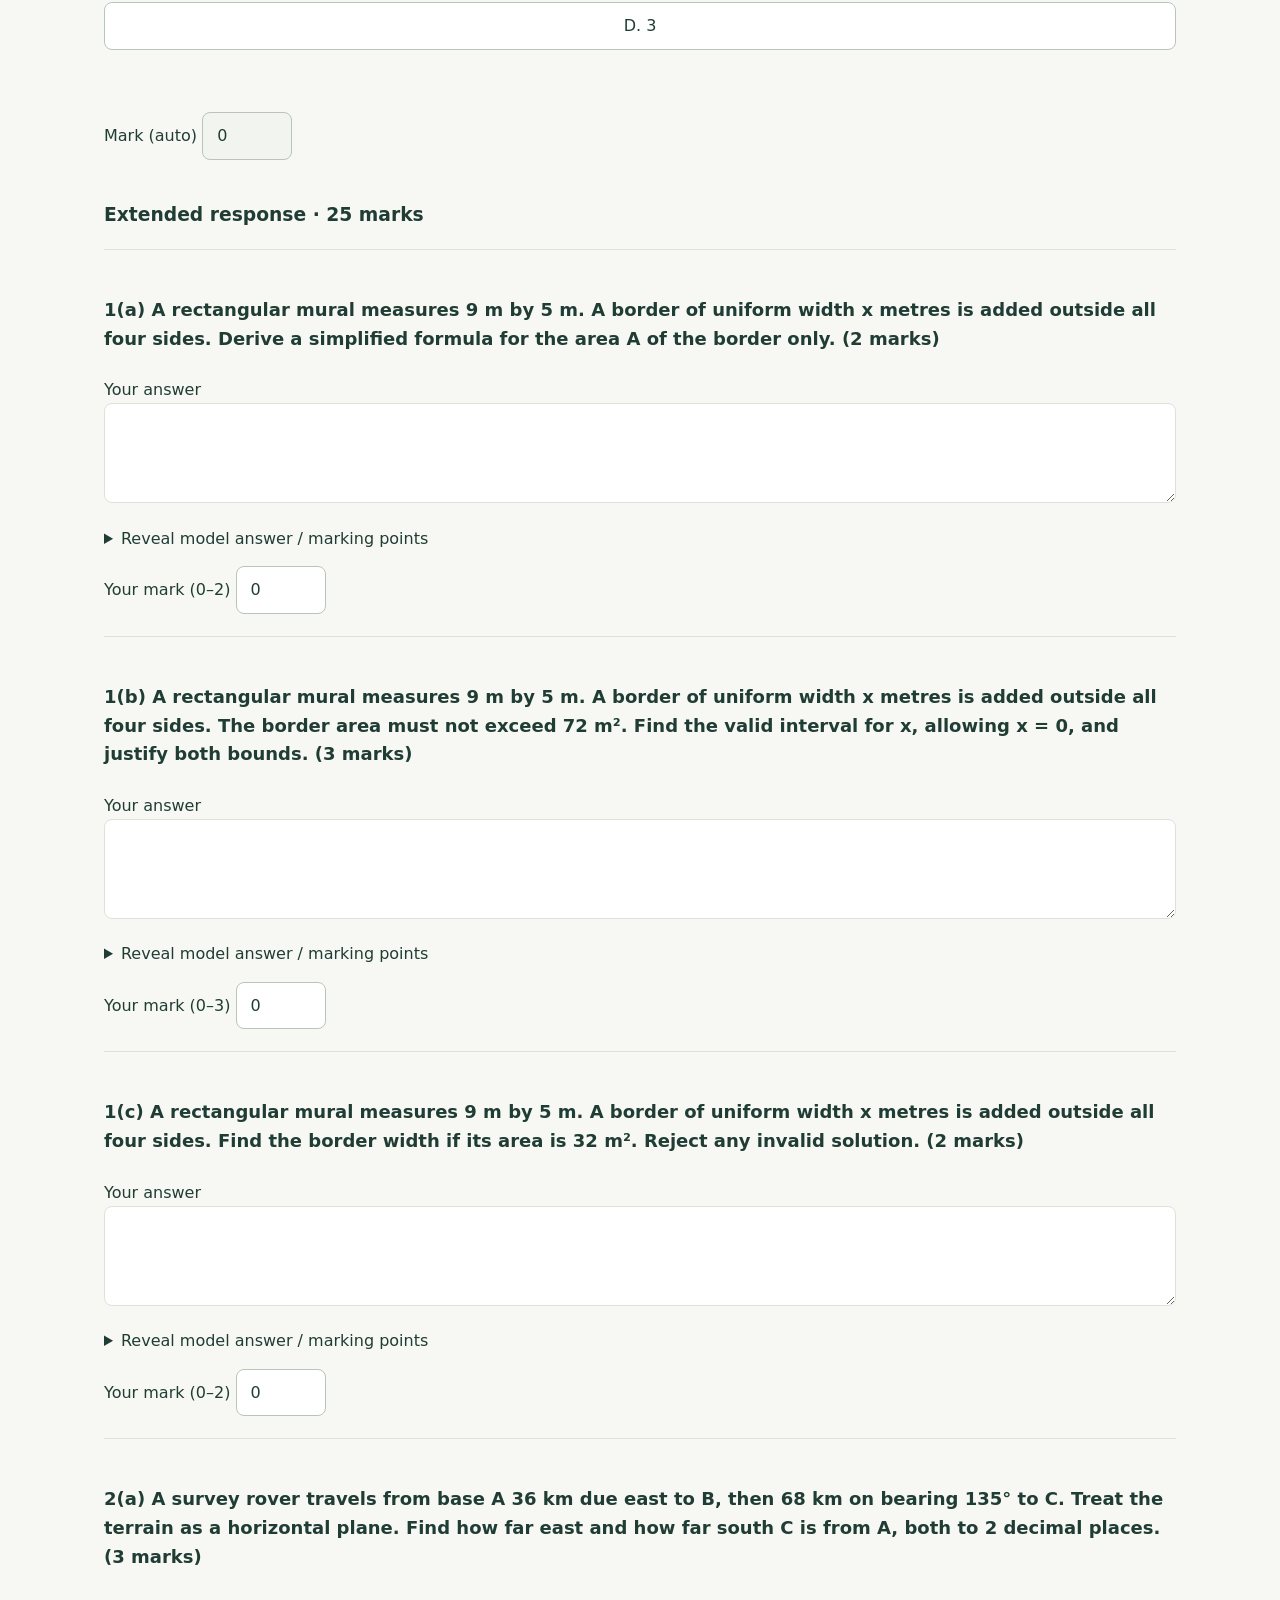
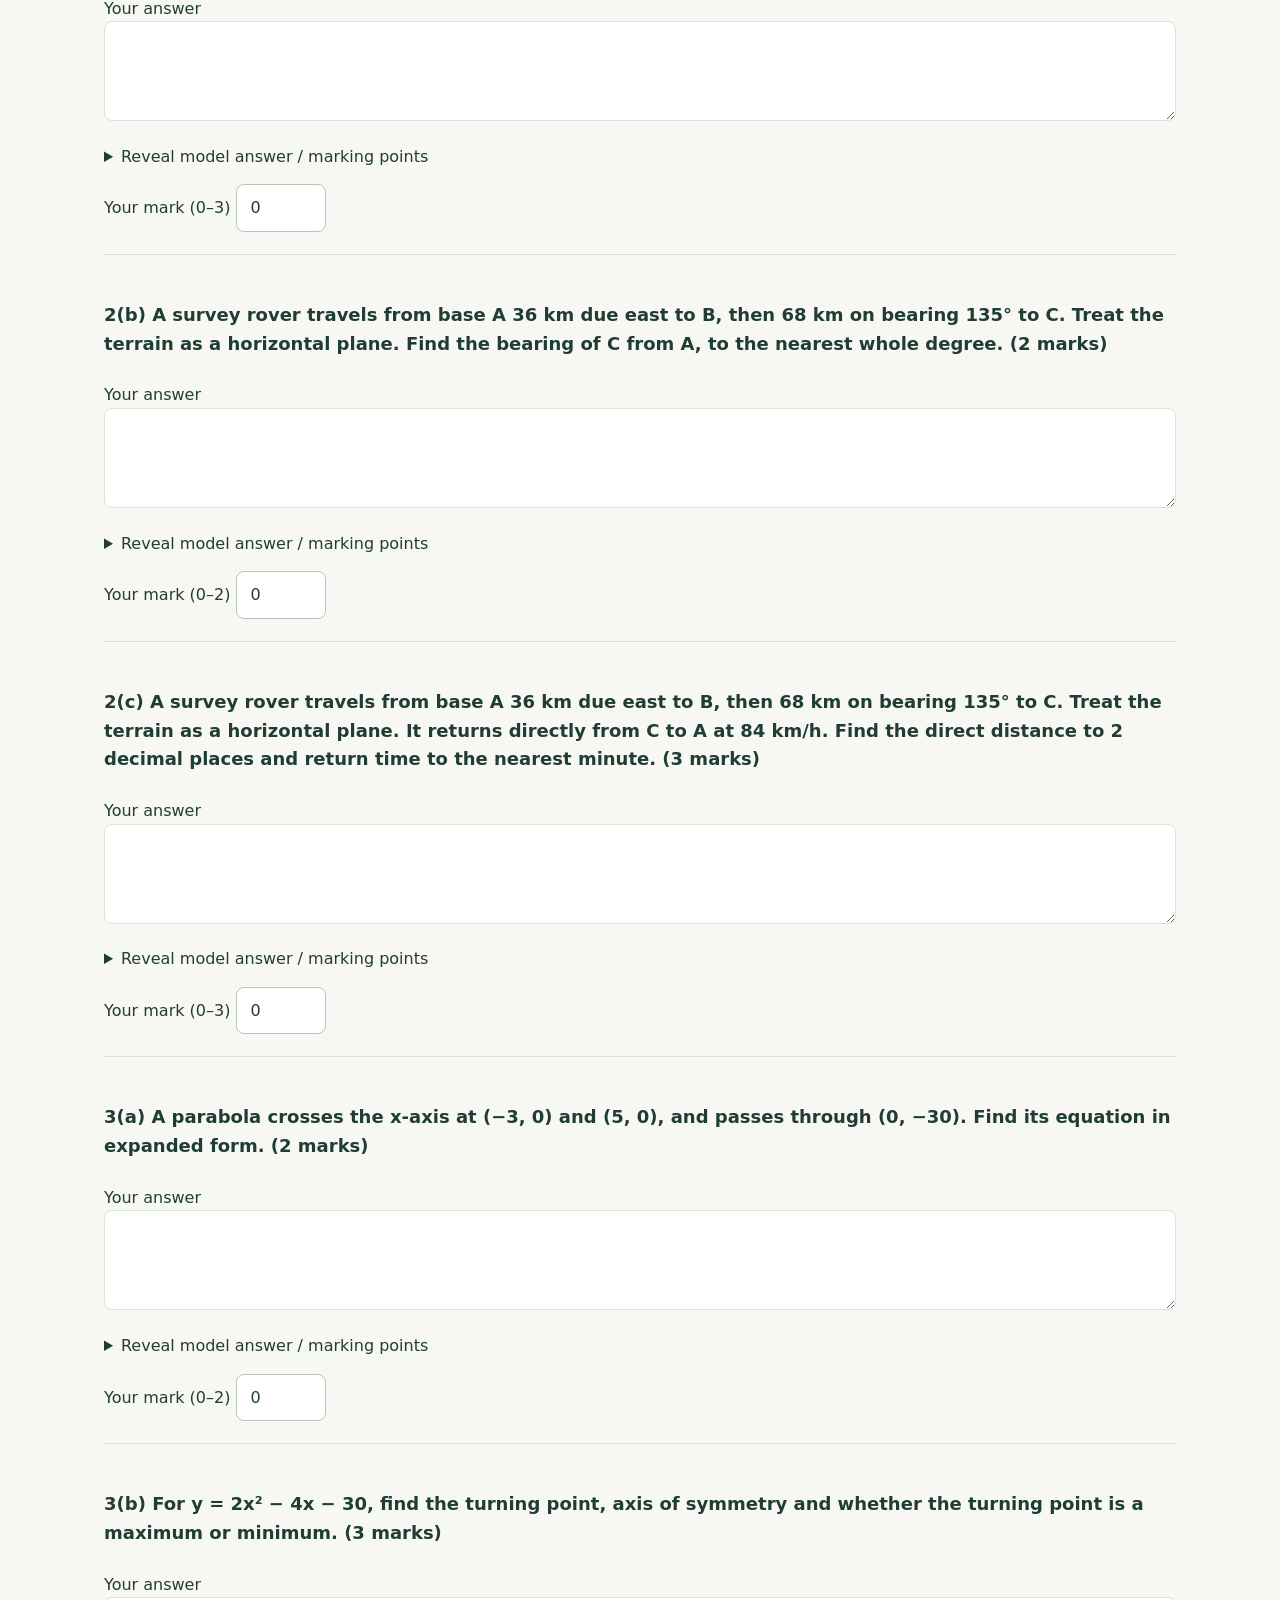
<file: maths/index.html>
<!doctype html><html lang="en"><head><meta charset="utf-8"><meta name="viewport" content="width=device-width,initial-scale=1"><title>Maths · Revision room</title><link rel="stylesheet" href="../assets/style.css"><link rel="stylesheet" href="../assets/navigation.css"></head><body>
<nav class="site-nav" aria-label="Subjects">
  <div class="site-nav-links">
    <a href="../">Home</a>
    <a href="../chinese/">Chinese</a>
    <a href="../geography/">Geography</a>
    <a href="../english/">English</a>
    <a href="../maths/" aria-current="page">Maths</a>
  </div>
</nav>
<main><div class="intro"><div class="eyebrow">Year 9 / Maths</div><h1>Maths</h1><p class="muted">Your class notes. Your own pace.</p></div><div id="subject" data-subject="maths"><p>Loading your revision material…</p></div></main><footer><span>A little practice, every day.</span></footer><script type="module" src="../assets/subject.js"></script></body></html>
</file>
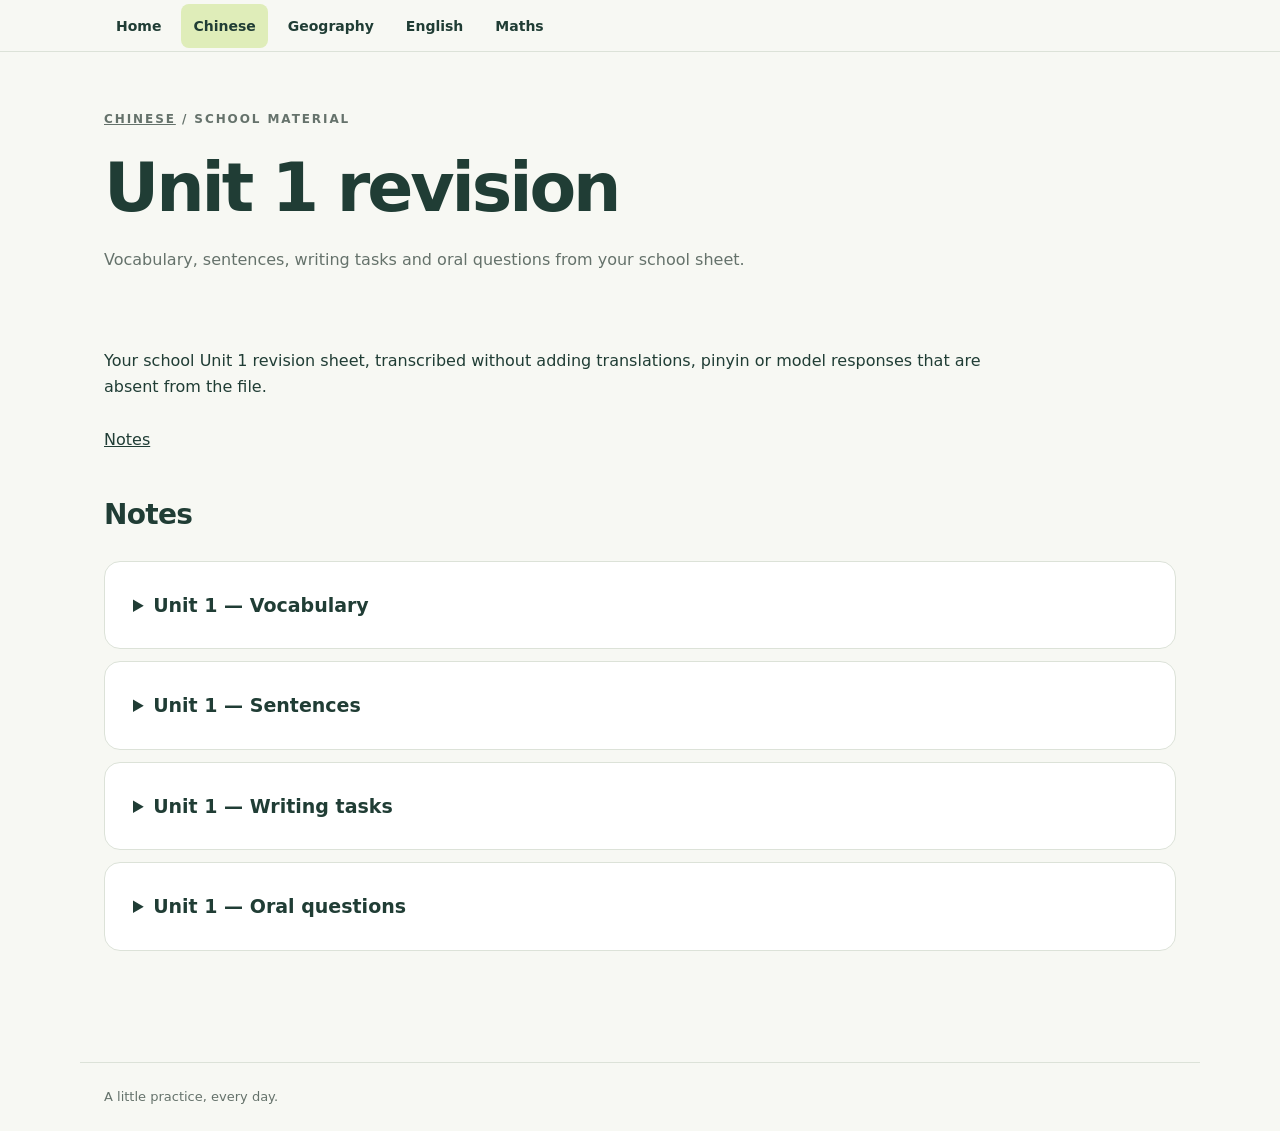
<file: chinese/unit-1.html>
<!doctype html><html lang="en"><head><meta charset="utf-8"><meta name="viewport" content="width=device-width,initial-scale=1"><title>Unit 1 revision · Revision room</title><link rel="stylesheet" href="../assets/style.css"><link rel="stylesheet" href="../assets/navigation.css"></head><body>
<nav class="site-nav" aria-label="Subjects">
  <div class="site-nav-links">
    <a href="../">Home</a>
    <a href="../chinese/" aria-current="location">Chinese</a>
    <a href="../geography/">Geography</a>
    <a href="../english/">English</a>
    <a href="../maths/">Maths</a>
  </div>
</nav>
<main><div class="intro"><div class="eyebrow"><a href="./">Chinese</a> / School material</div><h1>Unit 1 revision</h1><p class="muted">Vocabulary, sentences, writing tasks and oral questions from your school sheet.</p></div><div id="subject" data-subject="chinese">Loading your revision material…</div></main><footer><span>A little practice, every day.</span></footer><script type="module" src="../assets/subject.js"></script></body></html>
</file>
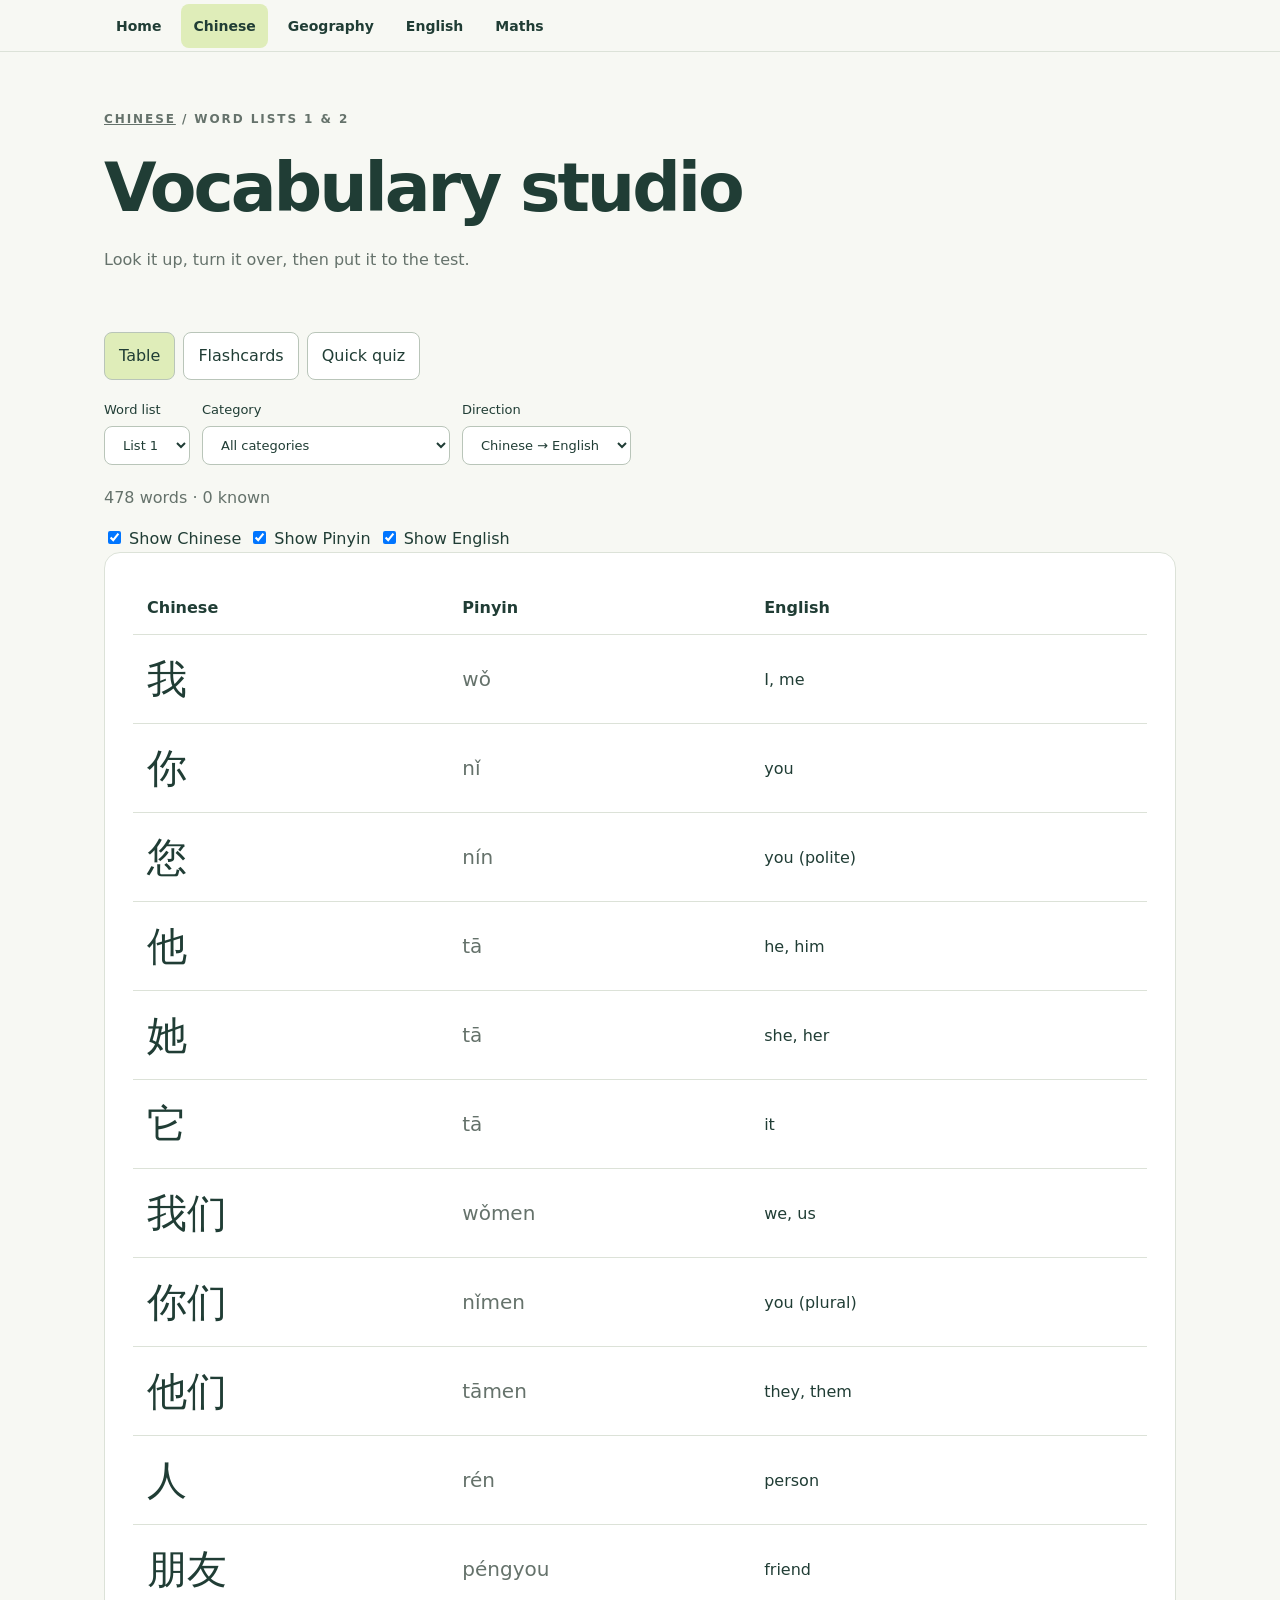
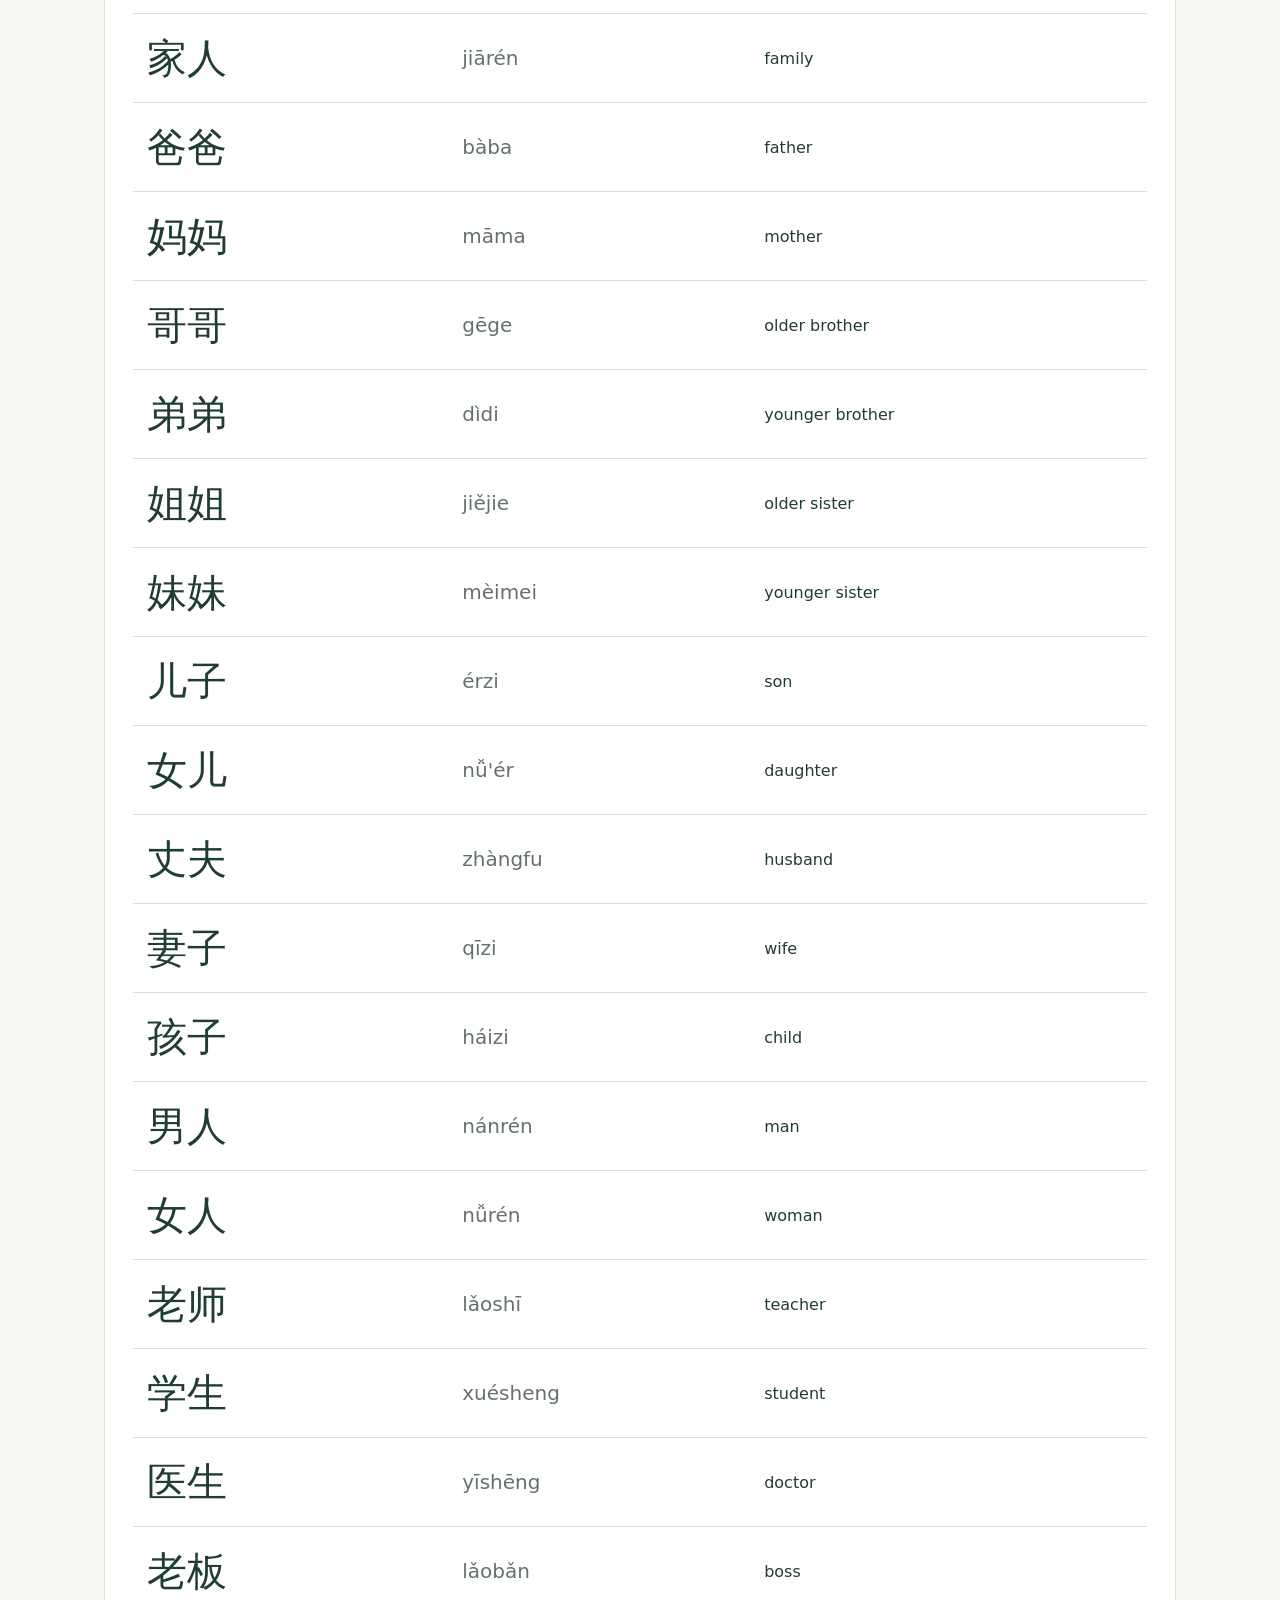
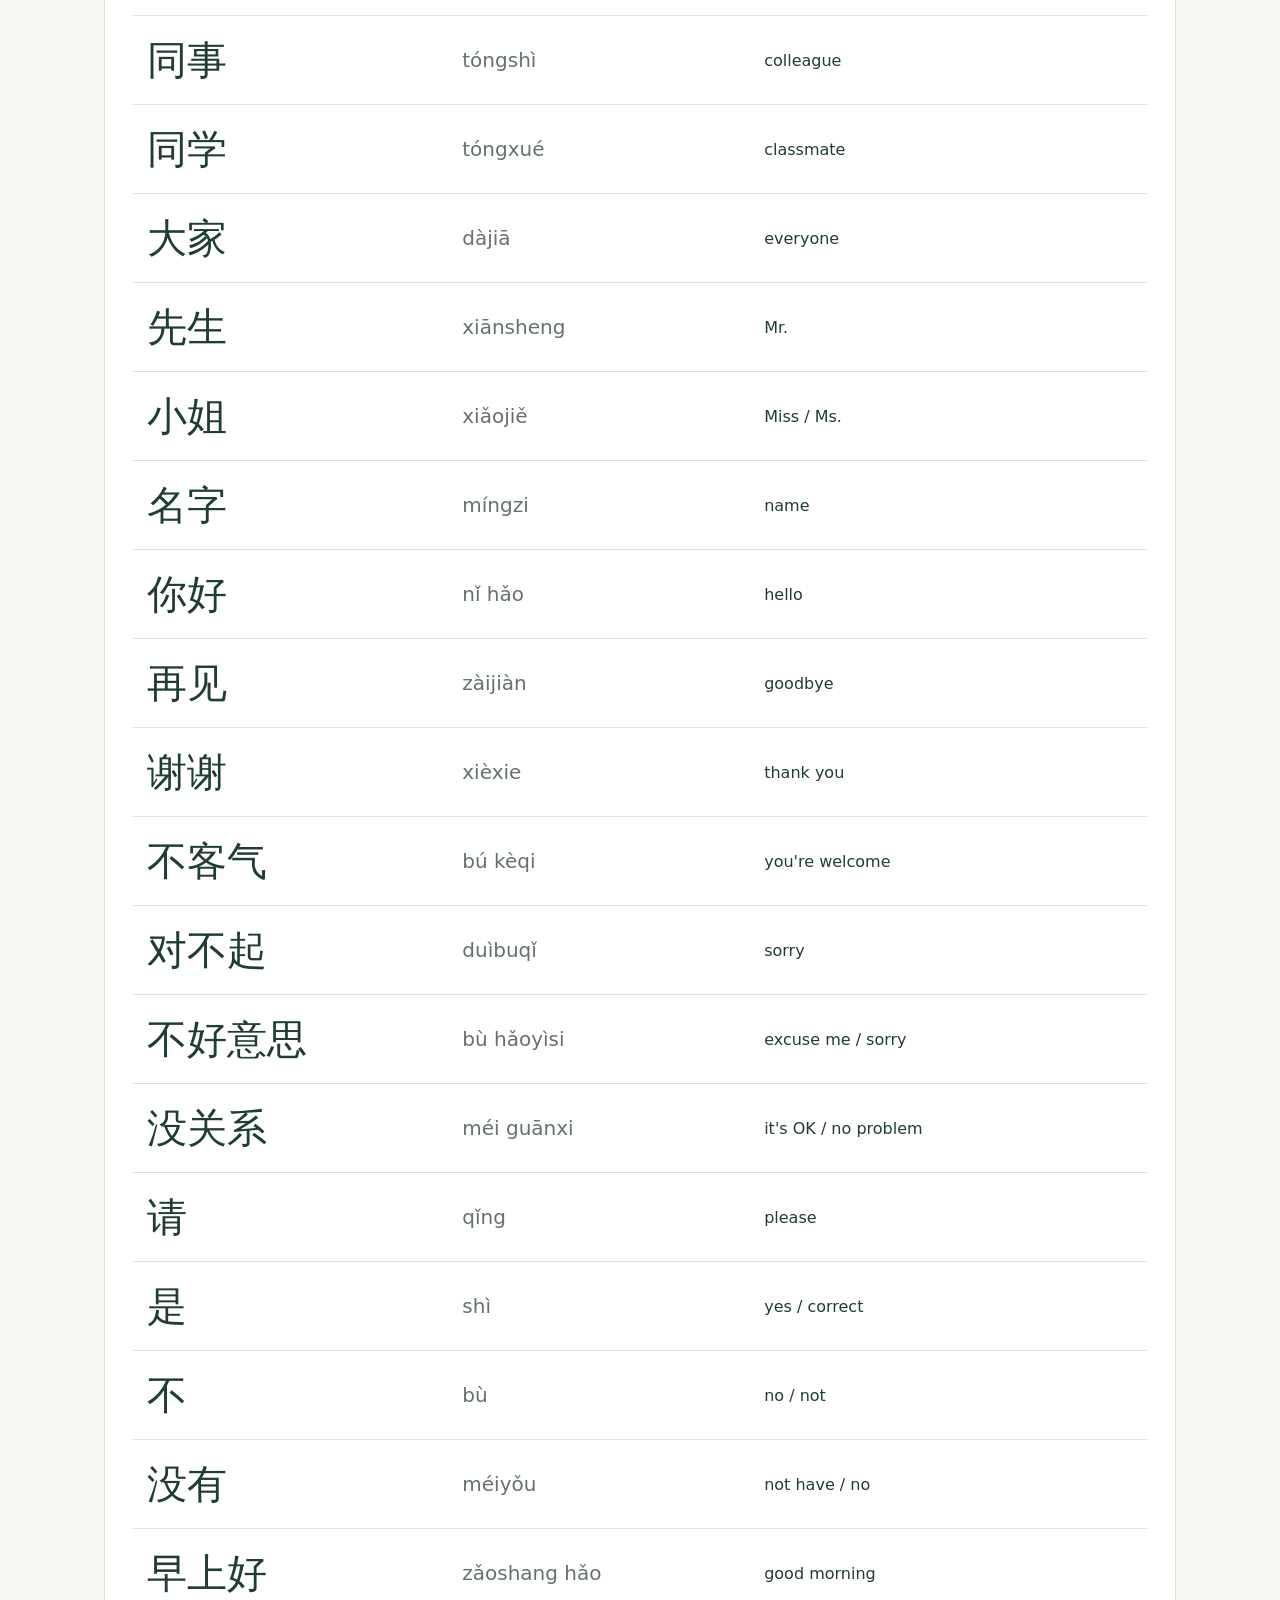
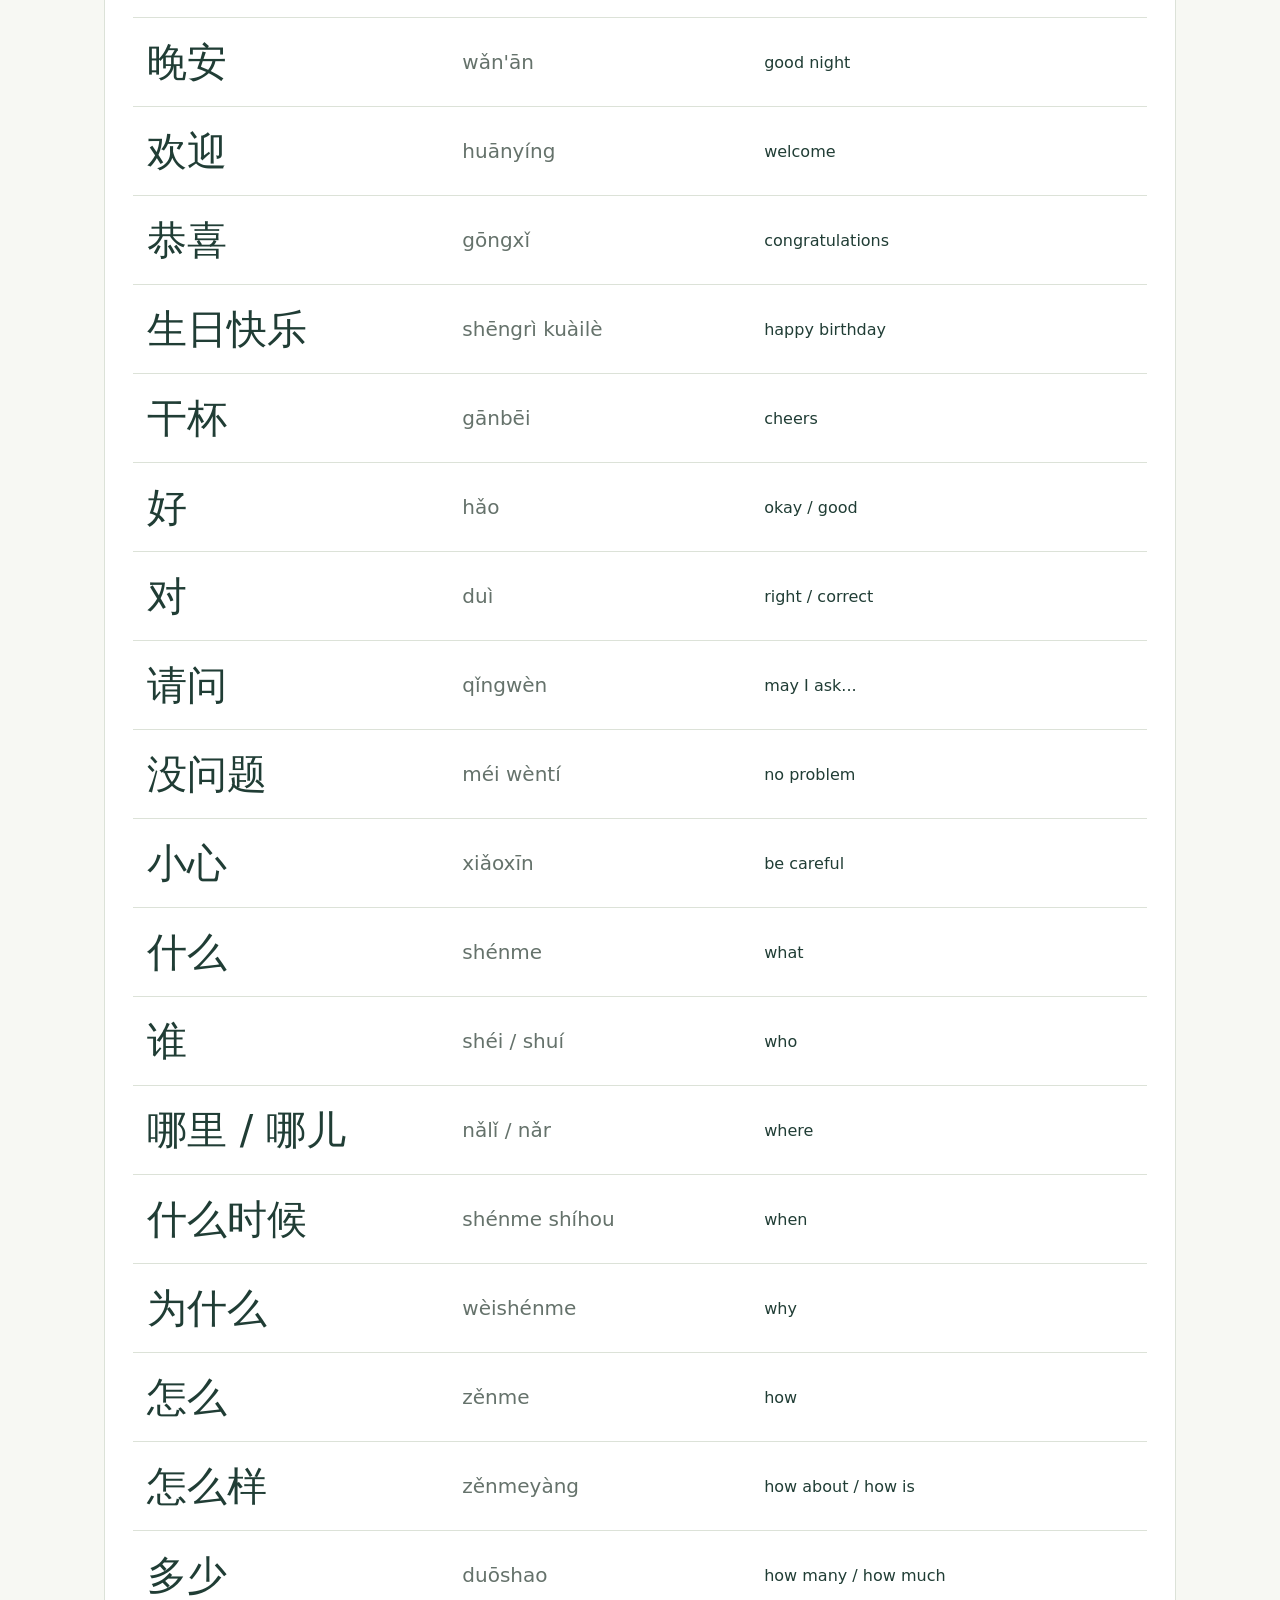
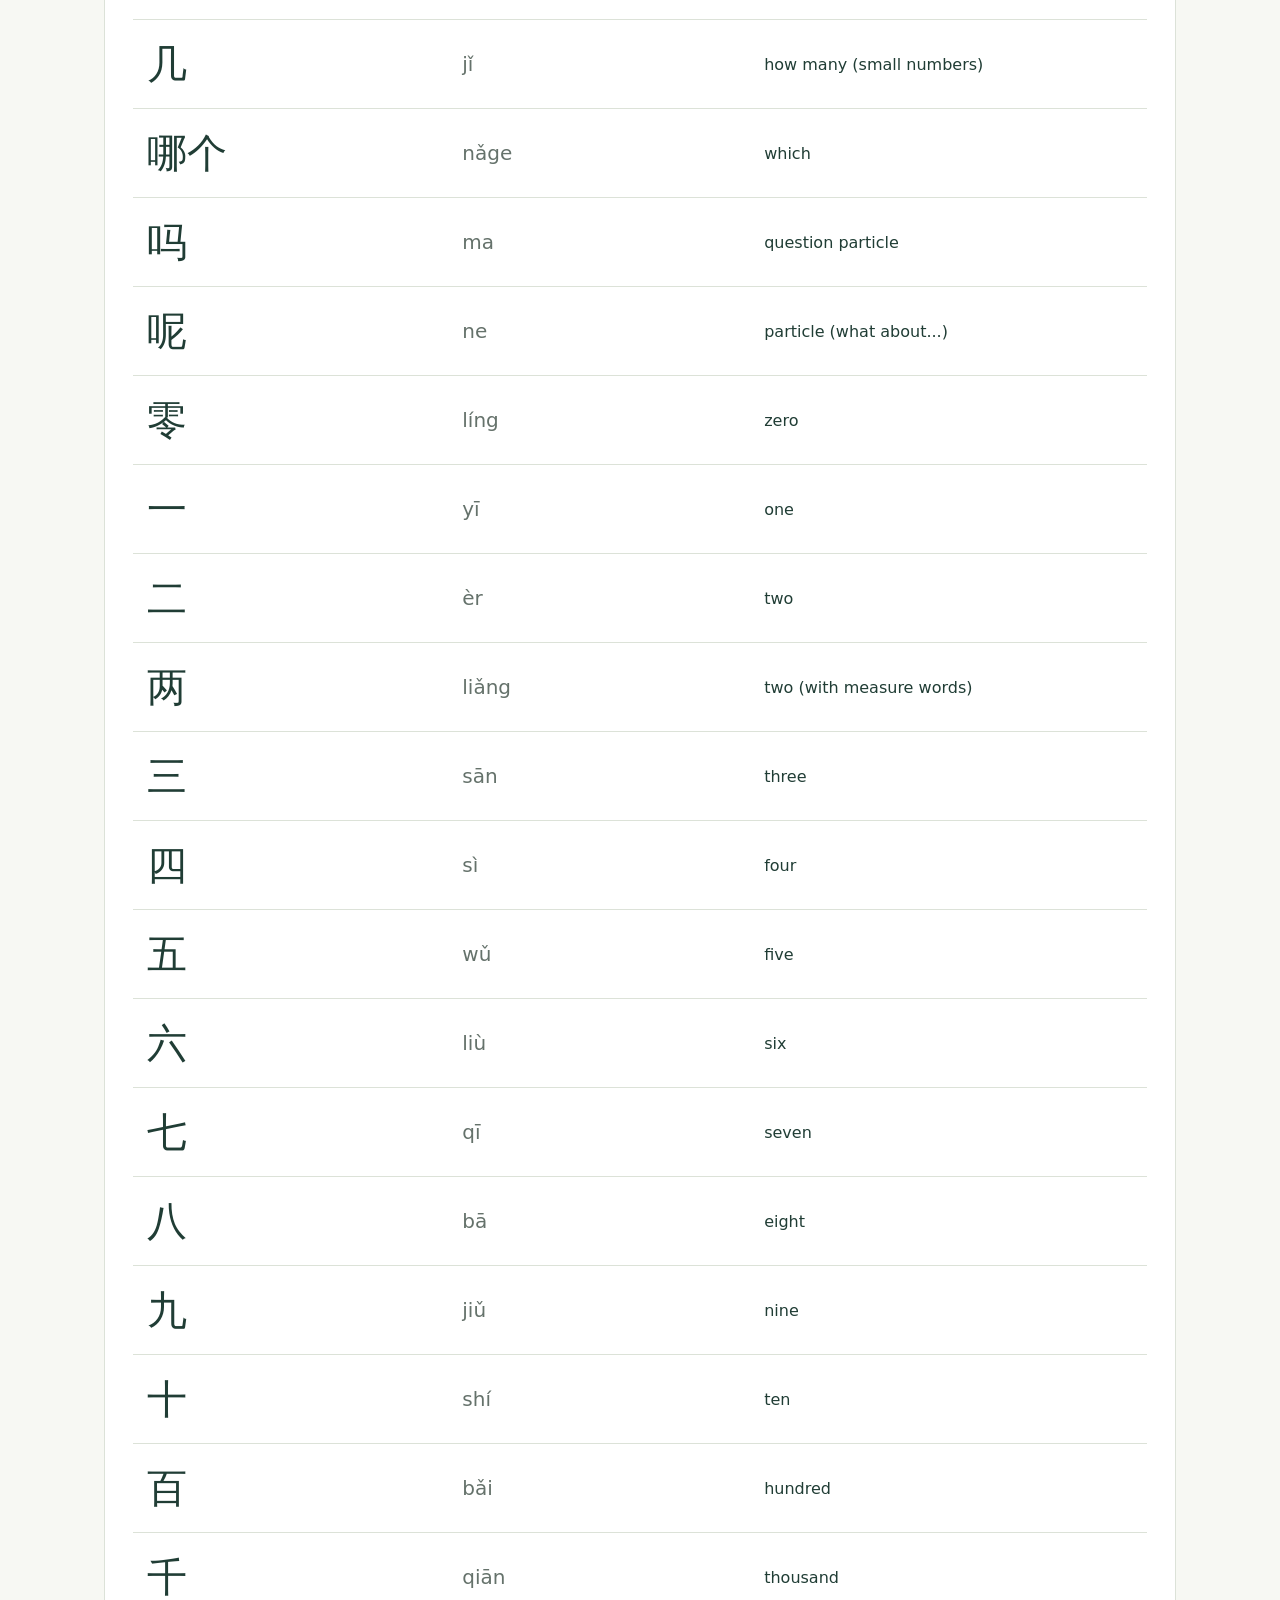
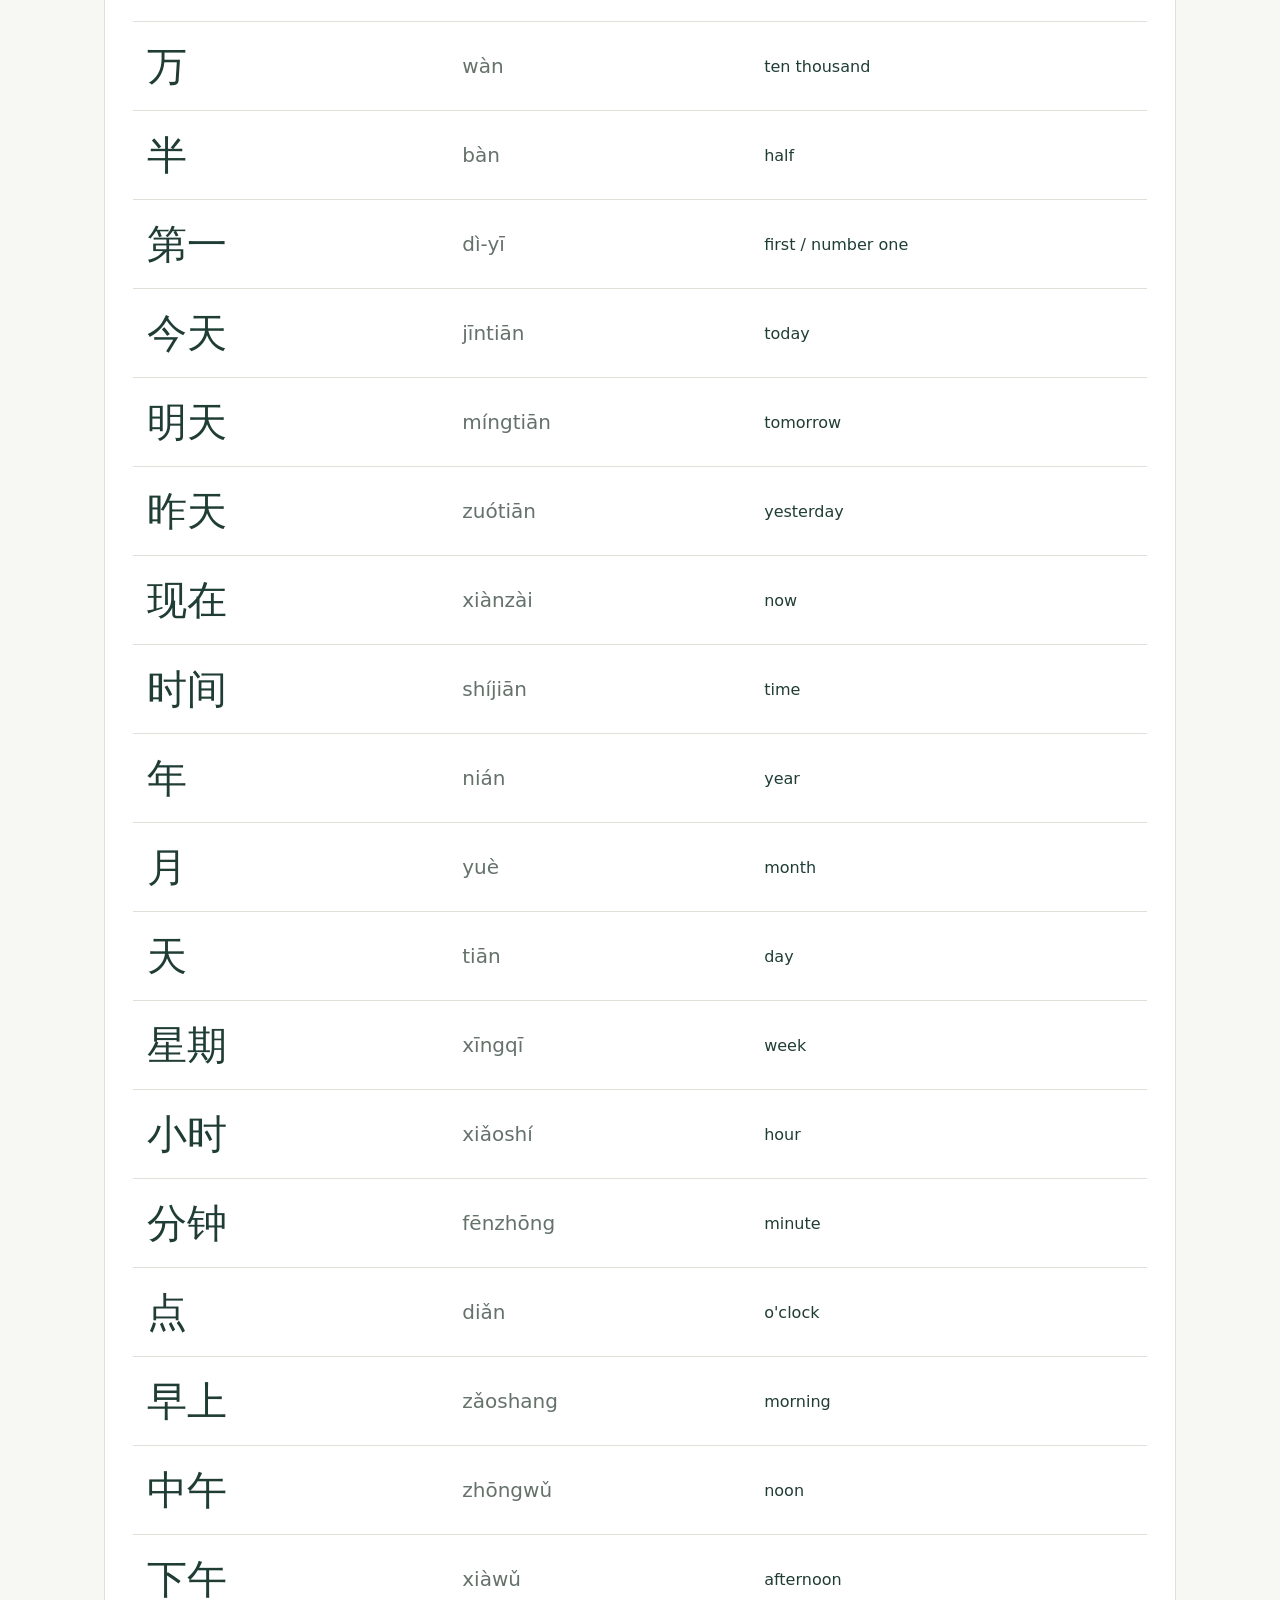
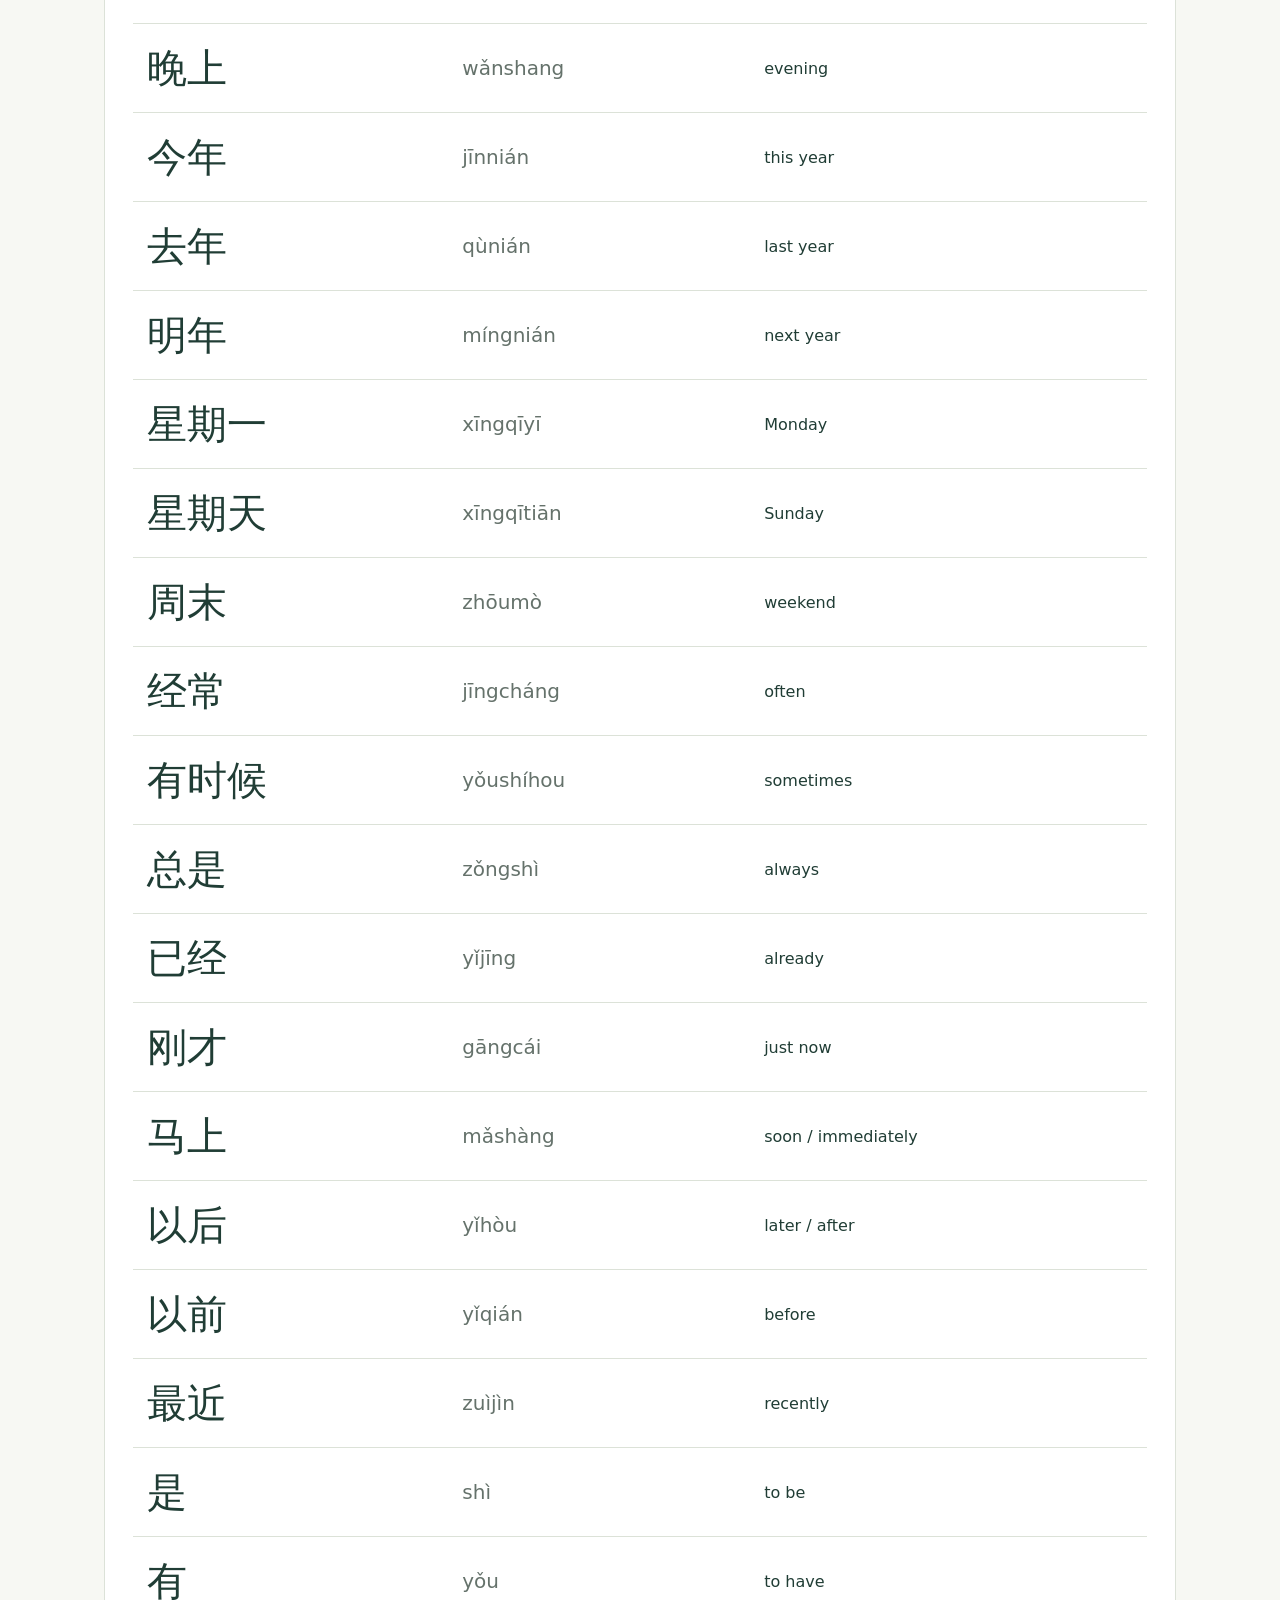
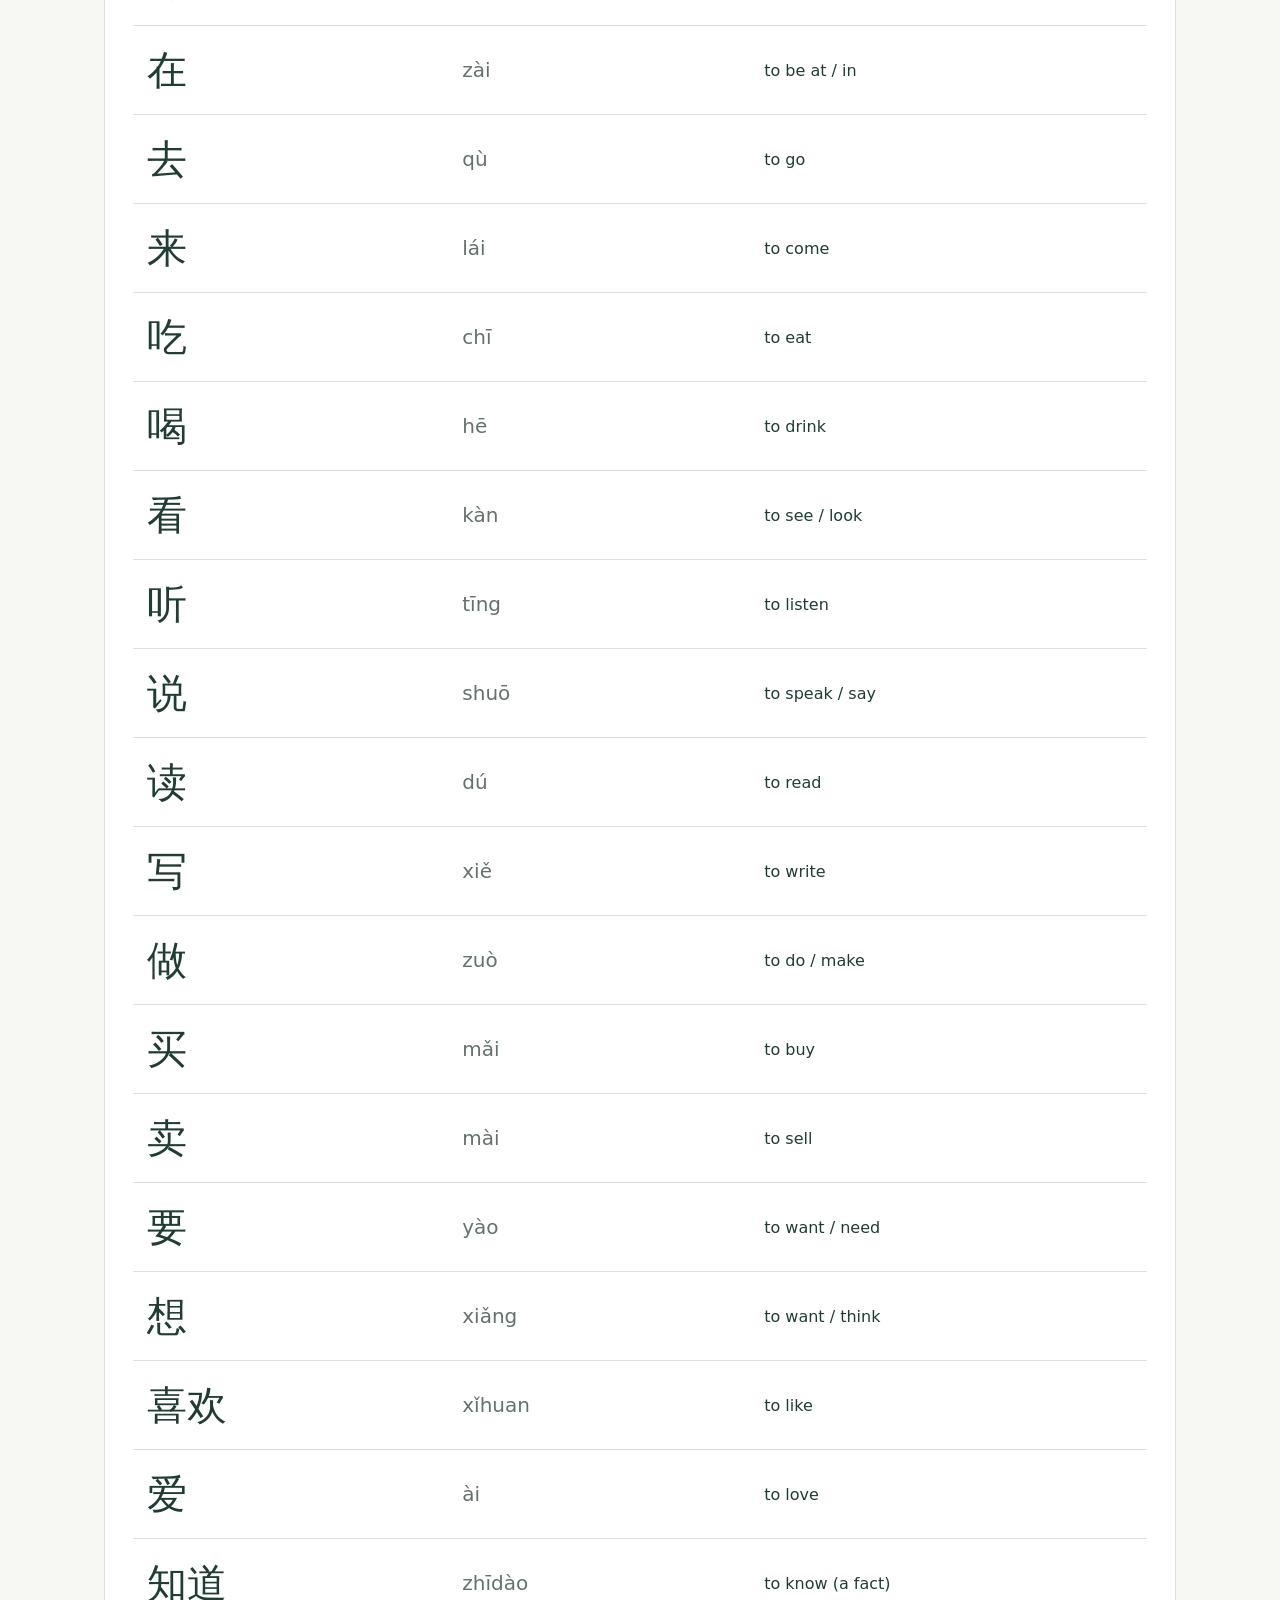
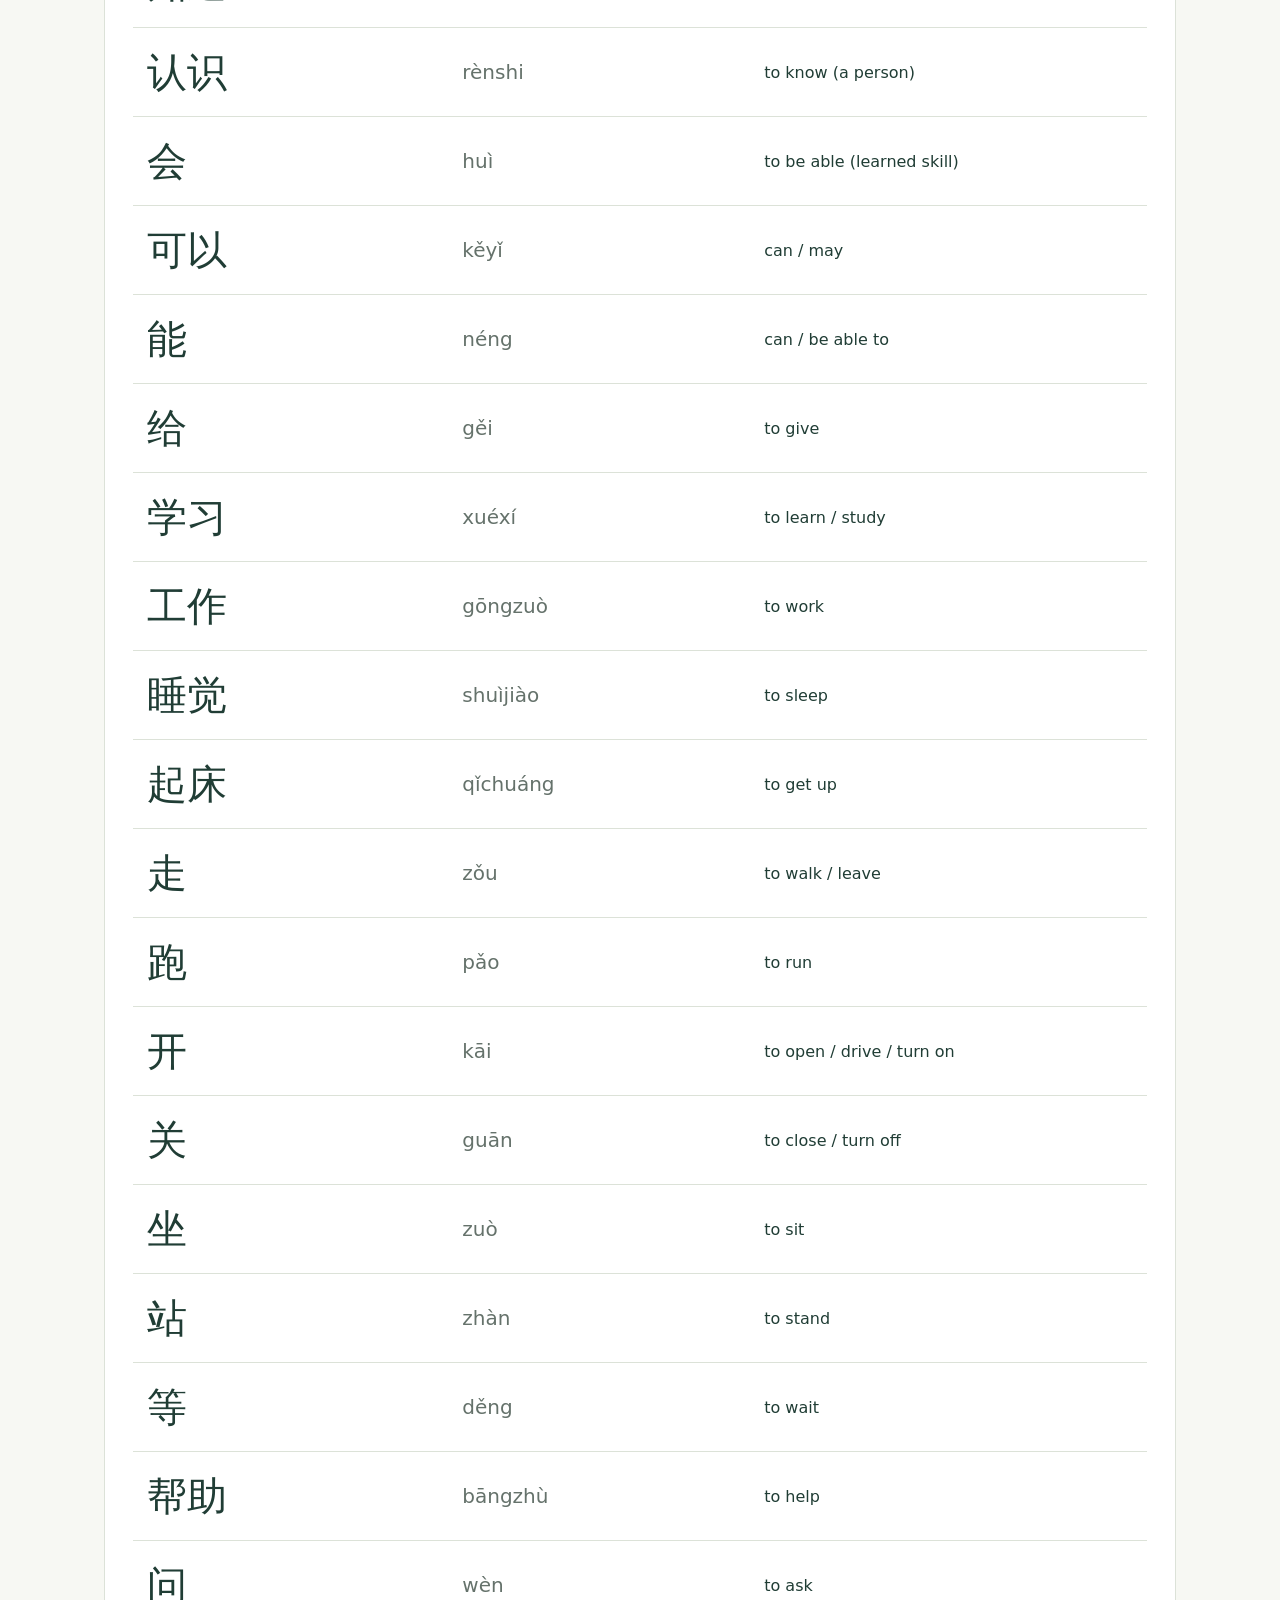
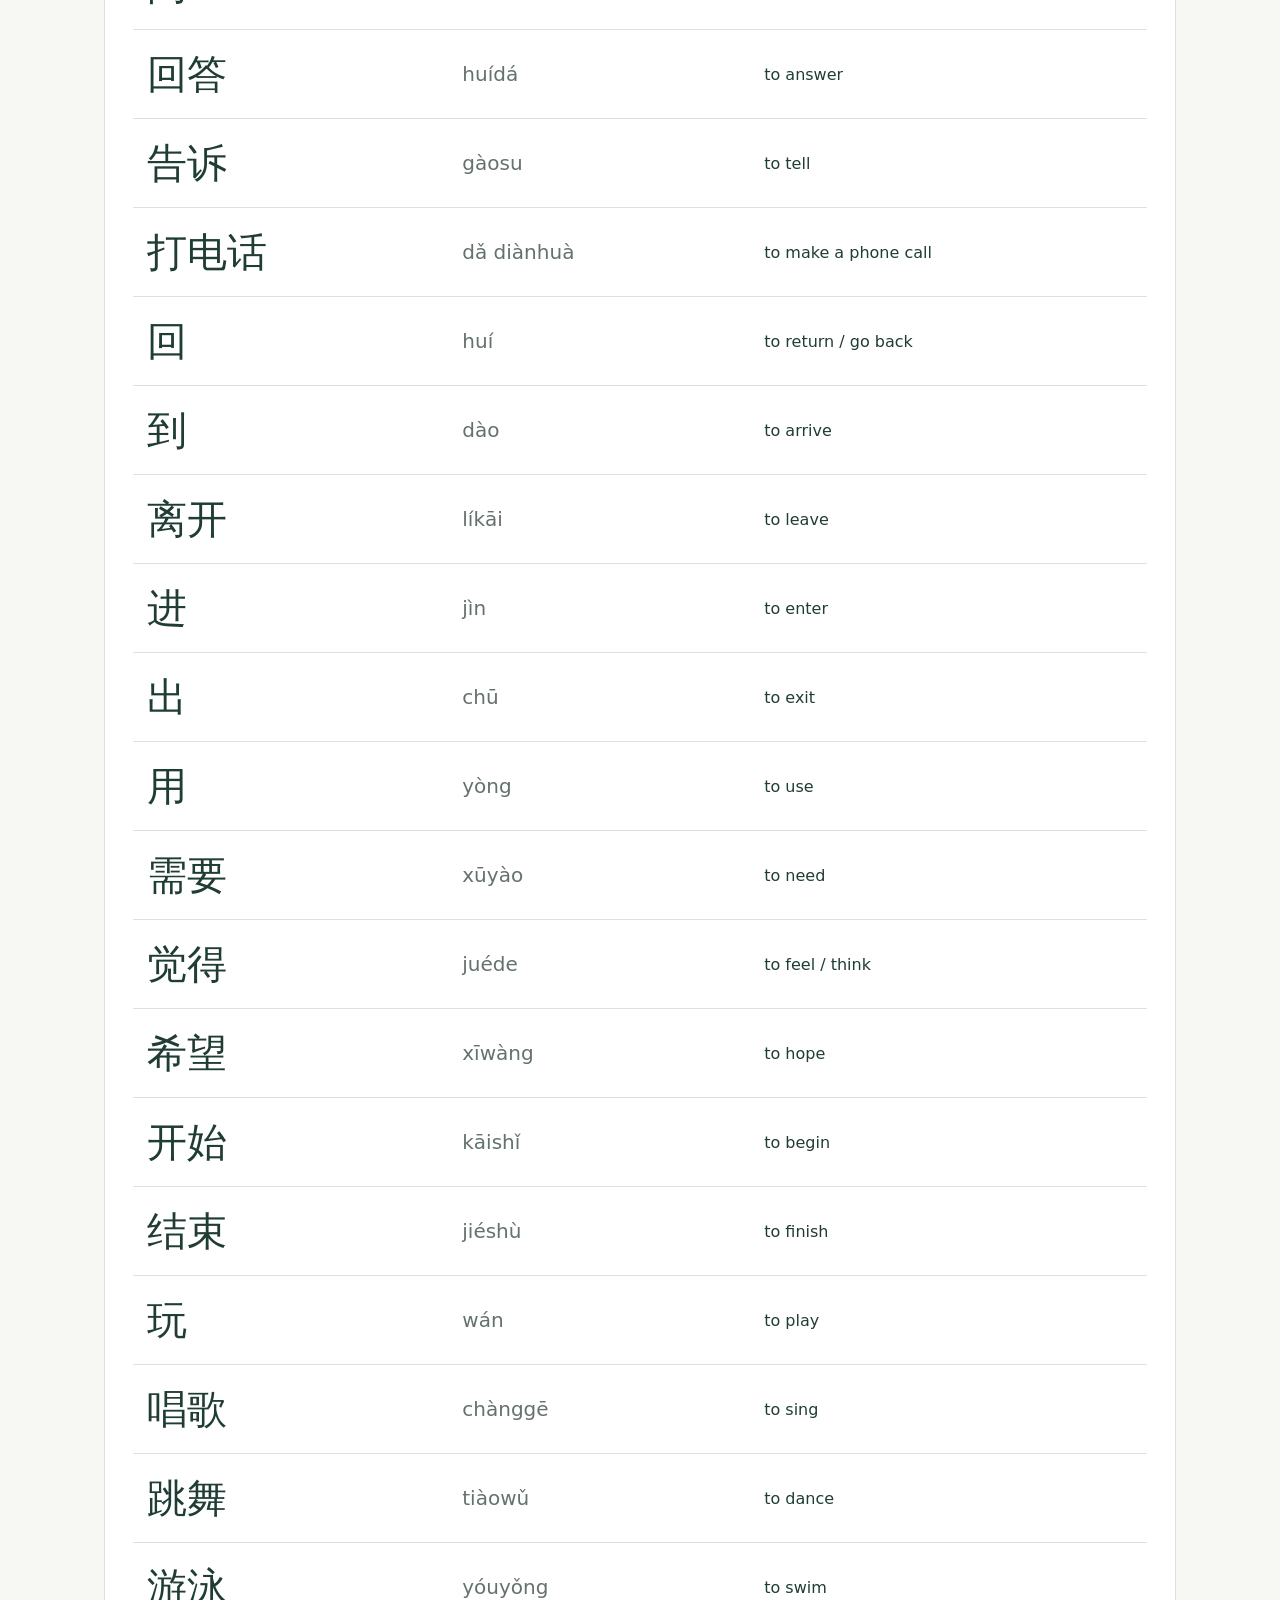
<file: chinese/words.html>
<!doctype html><html lang="en"><head><meta charset="utf-8"><meta name="viewport" content="width=device-width,initial-scale=1"><title>Vocabulary studio · Revision room</title><link rel="stylesheet" href="../assets/style.css"><link rel="stylesheet" href="../assets/navigation.css"></head><body>
<nav class="site-nav" aria-label="Subjects">
  <div class="site-nav-links">
    <a href="../">Home</a>
    <a href="../chinese/" aria-current="location">Chinese</a>
    <a href="../geography/">Geography</a>
    <a href="../english/">English</a>
    <a href="../maths/">Maths</a>
  </div>
</nav>
<main><div class="intro"><div class="eyebrow"><a href="./">Chinese</a> / Word lists 1 & 2</div><h1>Vocabulary studio</h1><p class="muted">Look it up, turn it over, then put it to the test.</p></div><div class="tabs" aria-label="Study mode"><button data-mode="table">Table</button><button data-mode="flashcards">Flashcards</button><button data-mode="quiz">Quick quiz</button></div><div class="controls"><label>Word list<select id="list"><option value="1">List 1</option><option value="2">List 2</option></select></label><label>Category<select id="category"></select></label><label>Direction<select id="direction"><option value="cn">Chinese → English</option><option value="en">English → Chinese</option></select></label></div><p id="summary" class="muted" aria-live="polite"></p><div id="study"></div></main><footer><span>A little practice, every day.</span></footer><script type="module" src="../assets/words.js"></script></body></html>
</file>
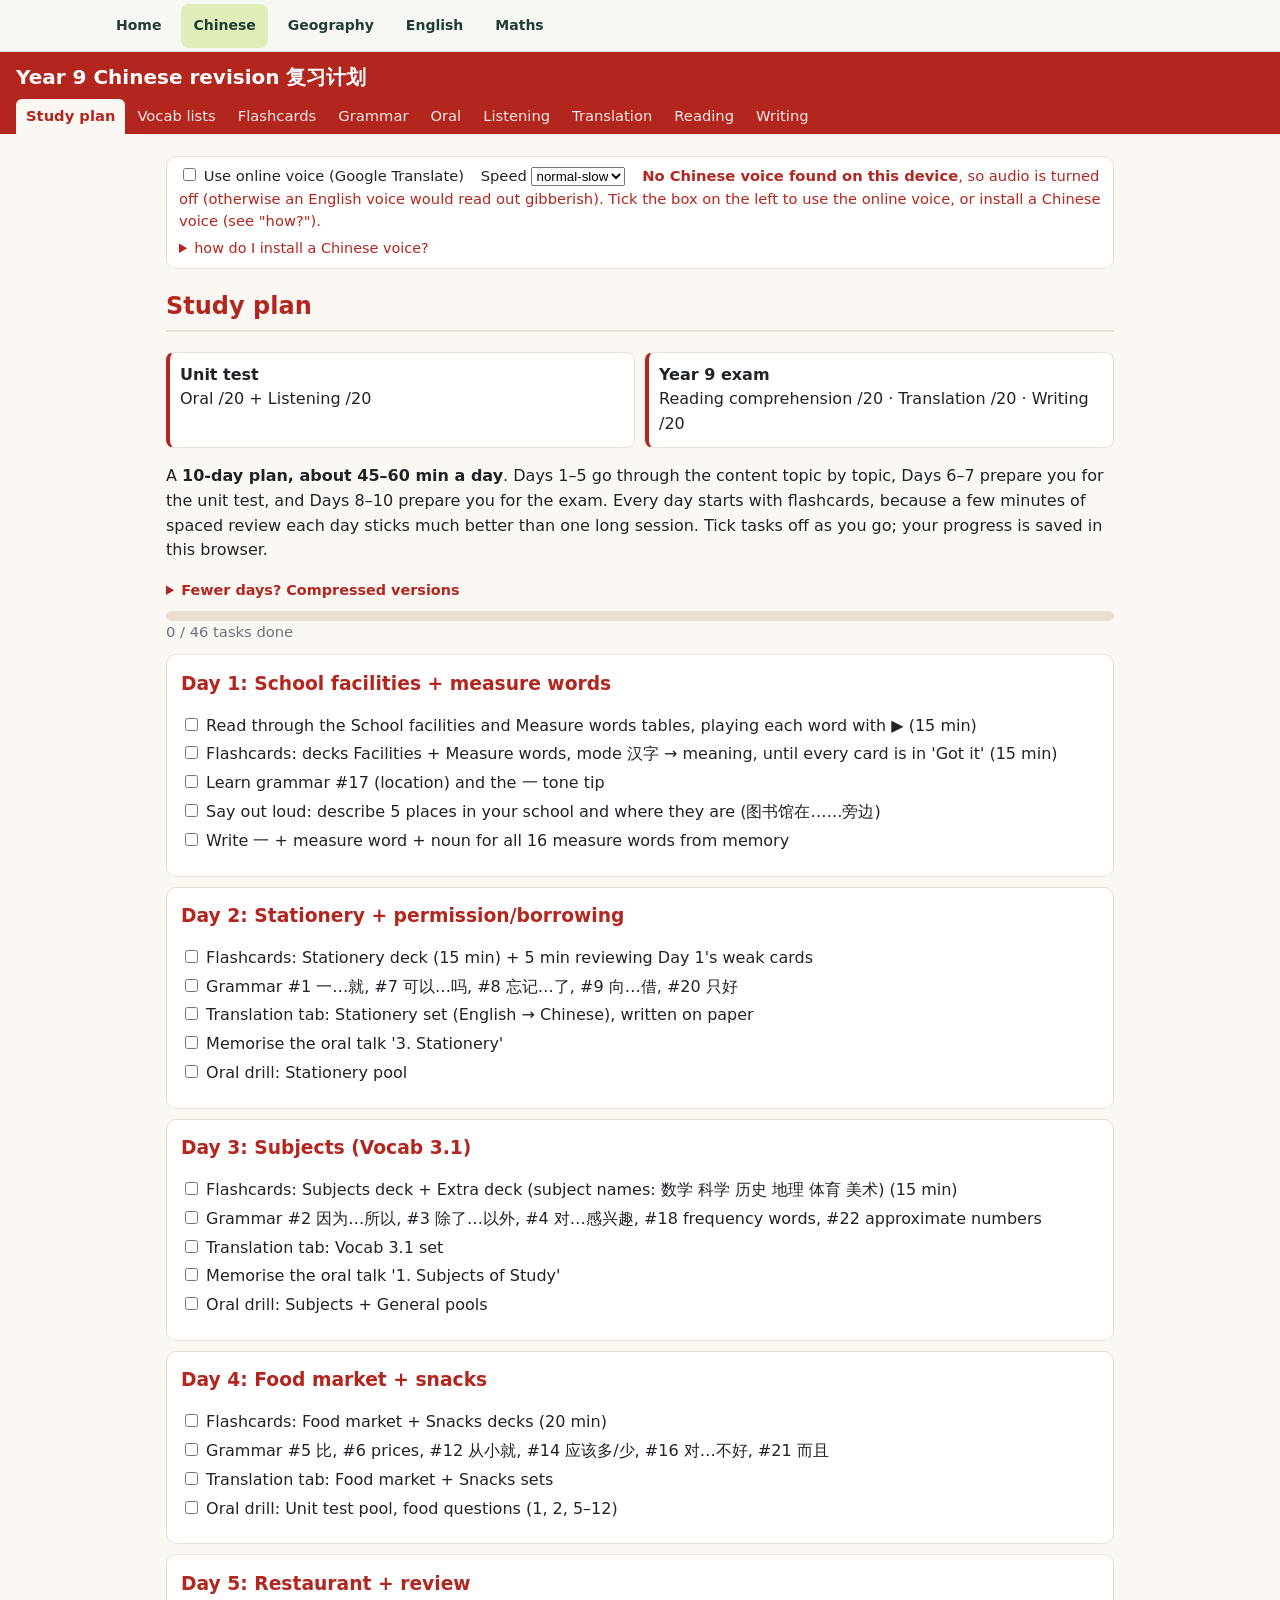
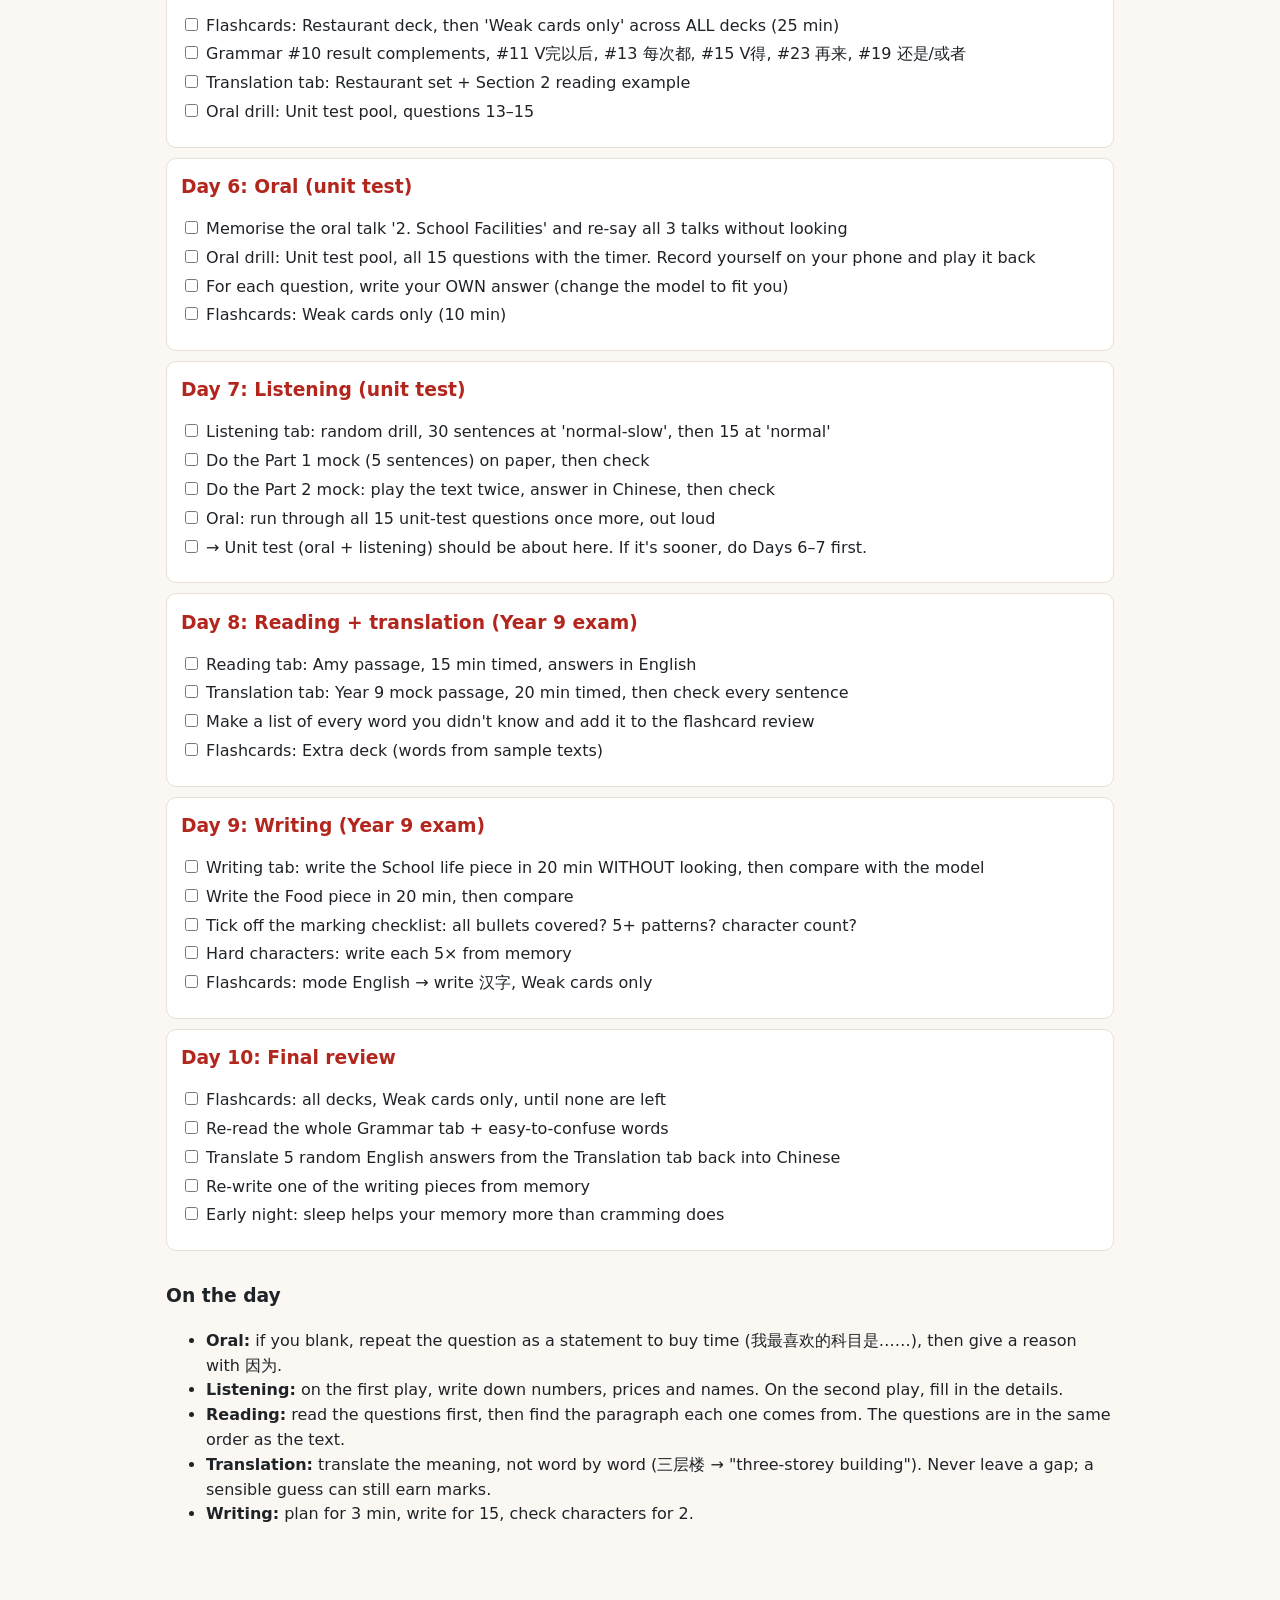
<file: chinese/year9-revision.html>
<!DOCTYPE html><html lang="en"><head><meta charset="utf-8"><meta name="viewport" content="width=device-width,initial-scale=1"><title>Year 9 Chinese – Revision Plan</title><link rel="stylesheet" href="../assets/navigation.css"><style>:root{--red:#b3261e;--ink:#1f2328;--mut:#6b7280;--bg:#fbf8f3;--card:#fff;--line:#e7e0d6;--good:#1f7a3f;--bad:#b3261e}
*{box-sizing:border-box}body{margin:0;font-family:system-ui,-apple-system,"Segoe UI",Roboto,"PingFang SC","Microsoft YaHei","Noto Sans CJK SC",sans-serif;color:var(--ink);background:var(--bg);line-height:1.55}
header{position:sticky;top:var(--site-nav-height);z-index:5;background:var(--red);color:#fff;padding:10px 16px 0}
header h1{margin:0 0 6px;font-size:1.25rem}header nav{display:flex;flex-wrap:wrap;gap:2px}
header nav a{color:#fde8e6;text-decoration:none;padding:6px 10px;border-radius:6px 6px 0 0;font-size:.92rem}header nav a.on{background:var(--bg);color:var(--red);font-weight:600}
main{max-width:980px;margin:0 auto;padding:12px 16px 60px}h2{color:var(--red);border-bottom:2px solid var(--line);padding-bottom:4px}h3{margin-top:1.6em}
.js .tab{display:none}.js .tab.on{display:block}
table.vocab{border-collapse:collapse;width:100%;background:var(--card);margin:6px 0 12px}table.vocab th,table.vocab td{border:1px solid var(--line);padding:6px 8px;text-align:left;vertical-align:top}
.vocab-scroll{overflow-x:auto}
table.vocab th{background:#f3ede4;cursor:pointer;user-select:none}
.zh{font-size:1.75rem;line-height:1.25;white-space:nowrap}.zh-s{font-size:1.25rem}.zh-l{font-size:1.9rem;margin:10px 0}.zh-xl{font-size:3.6rem;line-height:1.2}
.py{color:#7a4b00}.py-l{font-size:1.4rem;color:#7a4b00}.nowrap{white-space:nowrap}
.hint{color:var(--mut);font-size:.92rem}.note{background:#fff7e0;border-left:3px solid #e0a800;padding:6px 10px;font-size:.92rem}
.hidecol-1 td:nth-child(1),.hidecol-2 td:nth-child(2),.hidecol-3 td:nth-child(3){color:transparent!important;background:#eee}
.hidecol-1 td:nth-child(1) *, .hidecol-2 td:nth-child(2) *, .hidecol-3 td:nth-child(3) *{color:transparent!important}
.hidecol-1 td:nth-child(1):hover,.hidecol-2 td:nth-child(2):hover,.hidecol-3 td:nth-child(3):hover{color:inherit!important;background:var(--card)}
.toggles label,.ctl label{margin-right:14px;display:inline-block}.decks label{background:#fff;border:1px solid var(--line);border-radius:16px;padding:3px 10px;margin:3px}
button{font:inherit;border:1px solid #cfc6b8;background:#fff;border-radius:8px;padding:6px 12px;cursor:pointer}button:hover{background:#f6f1ea}
button.big{background:var(--red);color:#fff;border-color:var(--red);font-weight:600}button.good{background:var(--good);color:#fff;border-color:var(--good)}button.bad{background:#fff;color:var(--bad);border-color:var(--bad)}
button.say{padding:1px 7px;font-size:.8rem;border-radius:50%;color:var(--red);vertical-align:middle}button.small{font-size:.8rem;padding:2px 8px}
.flash{background:var(--card);border:1px solid var(--line);border-radius:14px;min-height:230px;display:flex;flex-direction:column;align-items:center;justify-content:center;text-align:center;padding:20px;margin:12px 0;cursor:pointer;box-shadow:0 2px 8px #0001}
.fcbtns button{margin:3px}.hidden{display:none!important}
.cards{display:grid;grid-template-columns:repeat(auto-fill,minmax(290px,1fr));gap:10px}.gcard{background:var(--card);border:1px solid var(--line);border-radius:10px;padding:10px}
.gcard .gp{font-weight:600}.gcard .gm{color:var(--mut);font-weight:400;font-size:.9rem}.gcard .num{background:var(--red);color:#fff;border-radius:50%;padding:0 7px;font-size:.8rem}.gcard .ex{margin-top:6px}.gcard .en{color:#444;font-size:.92rem}
.passage{background:var(--card);border:1px solid var(--line);border-radius:8px;padding:10px 14px;line-height:1.9}
details{margin:4px 0 8px}summary{cursor:pointer;color:var(--red);font-size:.9rem}ol.tr li,ol li{margin-bottom:8px}
.drill{background:var(--card);border:1px solid var(--line);border-radius:12px;padding:14px}.timer{font-weight:700;color:var(--red);margin-left:10px}
.exams{display:grid;grid-template-columns:1fr 1fr;gap:10px}.exams div{background:var(--card);border:1px solid var(--line);border-left:4px solid var(--red);border-radius:8px;padding:10px}
.day{background:var(--card);border:1px solid var(--line);border-radius:10px;padding:2px 14px 6px;margin:10px 0}.day h3{margin:.6em 0 .3em;color:var(--red)}
ul.tasks{list-style:none;padding-left:0}ul.tasks li{margin:4px 0}ul.tasks input:checked+*,ul.tasks label:has(input:checked){color:var(--mut);text-decoration:line-through}
.progress{height:10px;background:#eadfd2;border-radius:5px;overflow:hidden;margin-top:10px}#planBar{height:100%;width:0;background:var(--good);transition:width .3s}
.hardchars{letter-spacing:.35em;line-height:1.8}
@media print{header nav,button,.ctl,.toggles,#fcCard,.fcbtns,.drill{display:none!important}.js .tab{display:block!important}details{display:block}details>*{display:block}}
#audioBar{background:#fff;border:1px solid var(--line);border-radius:10px;padding:8px 12px;margin:10px 0;font-size:.92rem}#audioBar label{margin-right:12px}
#audioStatus.ok{color:var(--good)}#audioStatus.warn{color:var(--bad)}#audioBar details{margin:4px 0 0}
@keyframes fw{0%,100%{background:#fff}30%{background:#ffe1dd}}.flash-warn{animation:fw .9s 2}
@media print{#audioBar{display:none}}
</style></head>
<body>
<nav class="site-nav" aria-label="Subjects">
  <div class="site-nav-links">
    <a href="../">Home</a>
    <a href="../chinese/" aria-current="location">Chinese</a>
    <a href="../geography/">Geography</a>
    <a href="../english/">English</a>
    <a href="../maths/">Maths</a>
  </div>
</nav>
<header><h1>Year 9 Chinese revision <span class="zh-s">复习计划</span></h1><nav><a href="#plan" data-tab="plan">Study plan</a><a href="#vocab" data-tab="vocab">Vocab lists</a><a href="#flash" data-tab="flash">Flashcards</a><a href="#grammar" data-tab="grammar">Grammar</a><a href="#oral" data-tab="oral">Oral</a><a href="#listen" data-tab="listen">Listening</a><a href="#trans" data-tab="trans">Translation</a><a href="#read" data-tab="read">Reading</a><a href="#write" data-tab="write">Writing</a></nav></header><main><div id="audioBar"><label><input type="checkbox" id="onlineVoice"> Use online voice (Google Translate)</label> <label>Speed <select id="rate"><option value="0.7">slow</option><option value="0.85">normal-slow</option><option value="1">normal</option></select></label> <span id="audioStatus"></span>
<details><summary>how do I install a Chinese voice?</summary><ul>
<li><b>Windows:</b> Settings → Time &amp; language → Speech → Manage voices → Add voices → <i>Chinese (Simplified, China)</i>. Restart the browser. Microsoft Edge also has good built-in online Chinese voices.</li>
<li><b>Mac:</b> System Settings → Accessibility → Spoken Content → System voice → Manage Voices → Chinese (China mainland) → download <i>Tingting</i>. Restart the browser.</li>
<li><b>iPhone / iPad:</b> Settings → Accessibility → Spoken Content → Voices → Chinese (China mainland) → download a voice.</li>
<li><b>Android:</b> Settings → Accessibility → Text-to-speech → Google → Install voice data → Chinese (Mandarin).</li>
<li><b>Chromebook:</b> Settings → Accessibility → Text-to-speech → Speech engines/voices → add Chinese.</li>
<li><b>Chrome on desktop</b> usually comes with "Google 普通话" built in. If this page is open inside an app or preview pane, open it directly in Chrome or Edge.</li></ul>
<p class="hint">The online option sends the sentence you're playing to Google Translate's speech service to get the audio. Nothing else is sent.</p></details></div><section id="plan" class="tab"><h2>Study plan</h2><div class="exams"><div><b>Unit test</b><br>Oral /20 + Listening /20</div><div><b>Year 9 exam</b><br>Reading comprehension /20 · Translation /20 · Writing /20</div></div>
<p>A <b>10-day plan, about 45–60 min a day</b>. Days 1–5 go through the content topic by topic, Days 6–7 prepare you for the unit test, and Days 8–10 prepare you for the exam. Every day starts with flashcards, because a few minutes of spaced review each day sticks much better than one long session. Tick tasks off as you go; your progress is saved in this browser.</p>
<details><summary><b>Fewer days? Compressed versions</b></summary><ul>
<li><b>5 days:</b> Day 1 = Days 1+2 · Day 2 = Days 3+4 · Day 3 = Day 5 + Day 6 · Day 4 = Days 7+8 · Day 5 = Days 9+10.</li>
<li><b>2–3 days:</b> (1) flashcards on all decks in 'Weak only' mode + Grammar tab; (2) oral drill on the Unit test pool + listening mocks; (3) reading + translation mock + one timed writing piece.</li>
<li><b>Unit test first?</b> Do Days 1–5 flashcards and then go straight to Days 6–7. Leave Days 8–10 for after the unit test.</li></ul></details>
<div class="progress"><div id="planBar"></div></div><div id="planPct" class="hint"></div><div class="day"><h3>Day 1: School facilities + measure words</h3><ul class="tasks"><li><label><input type="checkbox" class="task" data-id="t0"> Read through the School facilities and Measure words tables, playing each word with ▶ (15 min)</label></li><li><label><input type="checkbox" class="task" data-id="t1"> Flashcards: decks Facilities + Measure words, mode 汉字 → meaning, until every card is in &#x27;Got it&#x27; (15 min)</label></li><li><label><input type="checkbox" class="task" data-id="t2"> Learn grammar #17 (location) and the 一 tone tip</label></li><li><label><input type="checkbox" class="task" data-id="t3"> Say out loud: describe 5 places in your school and where they are (图书馆在……旁边)</label></li><li><label><input type="checkbox" class="task" data-id="t4"> Write 一 + measure word + noun for all 16 measure words from memory</label></li></ul></div><div class="day"><h3>Day 2: Stationery + permission/borrowing</h3><ul class="tasks"><li><label><input type="checkbox" class="task" data-id="t5"> Flashcards: Stationery deck (15 min) + 5 min reviewing Day 1&#x27;s weak cards</label></li><li><label><input type="checkbox" class="task" data-id="t6"> Grammar #1 一…就, #7 可以…吗, #8 忘记…了, #9 向…借, #20 只好</label></li><li><label><input type="checkbox" class="task" data-id="t7"> Translation tab: Stationery set (English → Chinese), written on paper</label></li><li><label><input type="checkbox" class="task" data-id="t8"> Memorise the oral talk &#x27;3. Stationery&#x27;</label></li><li><label><input type="checkbox" class="task" data-id="t9"> Oral drill: Stationery pool</label></li></ul></div><div class="day"><h3>Day 3: Subjects (Vocab 3.1)</h3><ul class="tasks"><li><label><input type="checkbox" class="task" data-id="t10"> Flashcards: Subjects deck + Extra deck (subject names: 数学 科学 历史 地理 体育 美术) (15 min)</label></li><li><label><input type="checkbox" class="task" data-id="t11"> Grammar #2 因为…所以, #3 除了…以外, #4 对…感兴趣, #18 frequency words, #22 approximate numbers</label></li><li><label><input type="checkbox" class="task" data-id="t12"> Translation tab: Vocab 3.1 set</label></li><li><label><input type="checkbox" class="task" data-id="t13"> Memorise the oral talk &#x27;1. Subjects of Study&#x27;</label></li><li><label><input type="checkbox" class="task" data-id="t14"> Oral drill: Subjects + General pools</label></li></ul></div><div class="day"><h3>Day 4: Food market + snacks</h3><ul class="tasks"><li><label><input type="checkbox" class="task" data-id="t15"> Flashcards: Food market + Snacks decks (20 min)</label></li><li><label><input type="checkbox" class="task" data-id="t16"> Grammar #5 比, #6 prices, #12 从小就, #14 应该多/少, #16 对…不好, #21 而且</label></li><li><label><input type="checkbox" class="task" data-id="t17"> Translation tab: Food market + Snacks sets</label></li><li><label><input type="checkbox" class="task" data-id="t18"> Oral drill: Unit test pool, food questions (1, 2, 5–12)</label></li></ul></div><div class="day"><h3>Day 5: Restaurant + review</h3><ul class="tasks"><li><label><input type="checkbox" class="task" data-id="t19"> Flashcards: Restaurant deck, then &#x27;Weak cards only&#x27; across ALL decks (25 min)</label></li><li><label><input type="checkbox" class="task" data-id="t20"> Grammar #10 result complements, #11 V完以后, #13 每次都, #15 V得, #23 再来, #19 还是/或者</label></li><li><label><input type="checkbox" class="task" data-id="t21"> Translation tab: Restaurant set + Section 2 reading example</label></li><li><label><input type="checkbox" class="task" data-id="t22"> Oral drill: Unit test pool, questions 13–15</label></li></ul></div><div class="day"><h3>Day 6: Oral (unit test)</h3><ul class="tasks"><li><label><input type="checkbox" class="task" data-id="t23"> Memorise the oral talk &#x27;2. School Facilities&#x27; and re-say all 3 talks without looking</label></li><li><label><input type="checkbox" class="task" data-id="t24"> Oral drill: Unit test pool, all 15 questions with the timer. Record yourself on your phone and play it back</label></li><li><label><input type="checkbox" class="task" data-id="t25"> For each question, write your OWN answer (change the model to fit you)</label></li><li><label><input type="checkbox" class="task" data-id="t26"> Flashcards: Weak cards only (10 min)</label></li></ul></div><div class="day"><h3>Day 7: Listening (unit test)</h3><ul class="tasks"><li><label><input type="checkbox" class="task" data-id="t27"> Listening tab: random drill, 30 sentences at &#x27;normal-slow&#x27;, then 15 at &#x27;normal&#x27;</label></li><li><label><input type="checkbox" class="task" data-id="t28"> Do the Part 1 mock (5 sentences) on paper, then check</label></li><li><label><input type="checkbox" class="task" data-id="t29"> Do the Part 2 mock: play the text twice, answer in Chinese, then check</label></li><li><label><input type="checkbox" class="task" data-id="t30"> Oral: run through all 15 unit-test questions once more, out loud</label></li><li><label><input type="checkbox" class="task" data-id="t31"> → Unit test (oral + listening) should be about here. If it&#x27;s sooner, do Days 6–7 first.</label></li></ul></div><div class="day"><h3>Day 8: Reading + translation (Year 9 exam)</h3><ul class="tasks"><li><label><input type="checkbox" class="task" data-id="t32"> Reading tab: Amy passage, 15 min timed, answers in English</label></li><li><label><input type="checkbox" class="task" data-id="t33"> Translation tab: Year 9 mock passage, 20 min timed, then check every sentence</label></li><li><label><input type="checkbox" class="task" data-id="t34"> Make a list of every word you didn&#x27;t know and add it to the flashcard review</label></li><li><label><input type="checkbox" class="task" data-id="t35"> Flashcards: Extra deck (words from sample texts)</label></li></ul></div><div class="day"><h3>Day 9: Writing (Year 9 exam)</h3><ul class="tasks"><li><label><input type="checkbox" class="task" data-id="t36"> Writing tab: write the School life piece in 20 min WITHOUT looking, then compare with the model</label></li><li><label><input type="checkbox" class="task" data-id="t37"> Write the Food piece in 20 min, then compare</label></li><li><label><input type="checkbox" class="task" data-id="t38"> Tick off the marking checklist: all bullets covered? 5+ patterns? character count?</label></li><li><label><input type="checkbox" class="task" data-id="t39"> Hard characters: write each 5× from memory</label></li><li><label><input type="checkbox" class="task" data-id="t40"> Flashcards: mode English → write 汉字, Weak cards only</label></li></ul></div><div class="day"><h3>Day 10: Final review</h3><ul class="tasks"><li><label><input type="checkbox" class="task" data-id="t41"> Flashcards: all decks, Weak cards only, until none are left</label></li><li><label><input type="checkbox" class="task" data-id="t42"> Re-read the whole Grammar tab + easy-to-confuse words</label></li><li><label><input type="checkbox" class="task" data-id="t43"> Translate 5 random English answers from the Translation tab back into Chinese</label></li><li><label><input type="checkbox" class="task" data-id="t44"> Re-write one of the writing pieces from memory</label></li><li><label><input type="checkbox" class="task" data-id="t45"> Early night: sleep helps your memory more than cramming does</label></li></ul></div><h3>On the day</h3><ul><li><b>Oral:</b> if you blank, repeat the question as a statement to buy time (我最喜欢的科目是……), then give a reason with 因为.</li>
<li><b>Listening:</b> on the first play, write down numbers, prices and names. On the second play, fill in the details.</li>
<li><b>Reading:</b> read the questions first, then find the paragraph each one comes from. The questions are in the same order as the text.</li>
<li><b>Translation:</b> translate the meaning, not word by word (三层楼 → "three-storey building"). Never leave a gap; a sensible guess can still earn marks.</li>
<li><b>Writing:</b> plan for 3 min, write for 15, check characters for 2.</li></ul></section><section id="vocab" class="tab"><h2>Vocab lists</h2><p class="hint">Click a column header to hide that column, then test yourself by covering the answers. Press ▶ to hear a word.</p><div class="toggles"><label><input type="checkbox" data-hidecol="2"> hide pīnyīn</label><label><input type="checkbox" data-hidecol="3"> hide English</label><label><input type="checkbox" data-hidecol="1"> hide 中文</label></div><h3>School facilities (28)</h3><table class="vocab"><thead><tr><th>中文</th><th>Pīnyīn</th><th>English</th><th></th></tr></thead><tbody><tr><td class="zh">教学楼</td><td class="py">jiàoxué lóu</td><td>teaching building</td><td><button class="say" data-say="教学楼" title="Play">&#9654;</button></td></tr><tr><td class="zh">教室</td><td class="py">jiàoshì</td><td>classroom</td><td><button class="say" data-say="教室" title="Play">&#9654;</button></td></tr><tr><td class="zh">教师</td><td class="py">jiàoshī</td><td>teacher</td><td><button class="say" data-say="教师" title="Play">&#9654;</button></td></tr><tr><td class="zh">校医室</td><td class="py">xiàoyī shì</td><td>school clinic / sick bay</td><td><button class="say" data-say="校医室" title="Play">&#9654;</button></td></tr><tr><td class="zh">音乐室</td><td class="py">yīnyuè shì</td><td>music room</td><td><button class="say" data-say="音乐室" title="Play">&#9654;</button></td></tr><tr><td class="zh">实验室</td><td class="py">shíyàn shì</td><td>laboratory</td><td><button class="say" data-say="实验室" title="Play">&#9654;</button></td></tr><tr><td class="zh">办公室</td><td class="py">bàngōng shì</td><td>office</td><td><button class="say" data-say="办公室" title="Play">&#9654;</button></td></tr><tr><td class="zh">校长室</td><td class="py">xiàozhǎng shì</td><td>principal&#x27;s office</td><td><button class="say" data-say="校长室" title="Play">&#9654;</button></td></tr><tr><td class="zh">图书馆</td><td class="py">túshū guǎn</td><td>library</td><td><button class="say" data-say="图书馆" title="Play">&#9654;</button></td></tr><tr><td class="zh">游泳馆/池</td><td class="py">yóuyǒng guǎn / chí</td><td>swimming centre / pool</td><td><button class="say" data-say="游泳馆/池" title="Play">&#9654;</button></td></tr><tr><td class="zh">体育馆</td><td class="py">tǐyù guǎn</td><td>gymnasium</td><td><button class="say" data-say="体育馆" title="Play">&#9654;</button></td></tr><tr><td class="zh">操场</td><td class="py">cāochǎng</td><td>playground / sports field</td><td><button class="say" data-say="操场" title="Play">&#9654;</button></td></tr><tr><td class="zh">停车场</td><td class="py">tíngchē chǎng</td><td>car park</td><td><button class="say" data-say="停车场" title="Play">&#9654;</button></td></tr><tr><td class="zh">足球场</td><td class="py">zúqiú chǎng</td><td>football field</td><td><button class="say" data-say="足球场" title="Play">&#9654;</button></td></tr><tr><td class="zh">篮球场</td><td class="py">lánqiú chǎng</td><td>basketball court</td><td><button class="say" data-say="篮球场" title="Play">&#9654;</button></td></tr><tr><td class="zh">礼堂</td><td class="py">lǐtáng</td><td>assembly hall</td><td><button class="say" data-say="礼堂" title="Play">&#9654;</button></td></tr><tr><td class="zh">餐厅</td><td class="py">cāntīng</td><td>dining hall / canteen</td><td><button class="say" data-say="餐厅" title="Play">&#9654;</button></td></tr><tr><td class="zh">男厕所</td><td class="py">nán cèsuǒ</td><td>men&#x27;s toilet</td><td><button class="say" data-say="男厕所" title="Play">&#9654;</button></td></tr><tr><td class="zh">女厕所</td><td class="py">nǚ cèsuǒ</td><td>women&#x27;s toilet</td><td><button class="say" data-say="女厕所" title="Play">&#9654;</button></td></tr><tr><td class="zh">楼上</td><td class="py">lóu shàng</td><td>upstairs</td><td><button class="say" data-say="楼上" title="Play">&#9654;</button></td></tr><tr><td class="zh">楼下</td><td class="py">lóu xià</td><td>downstairs</td><td><button class="say" data-say="楼下" title="Play">&#9654;</button></td></tr><tr><td class="zh">上楼</td><td class="py">shàng lóu</td><td>go upstairs</td><td><button class="say" data-say="上楼" title="Play">&#9654;</button></td></tr><tr><td class="zh">下楼</td><td class="py">xià lóu</td><td>go downstairs</td><td><button class="say" data-say="下楼" title="Play">&#9654;</button></td></tr><tr><td class="zh">三层</td><td class="py">sān céng</td><td>third floor / three storeys</td><td><button class="say" data-say="三层" title="Play">&#9654;</button></td></tr><tr><td class="zh">二楼</td><td class="py">èr lóu</td><td>second floor (level 2)</td><td><button class="say" data-say="二楼" title="Play">&#9654;</button></td></tr><tr><td class="zh">隔壁</td><td class="py">gébì</td><td>next door</td><td><button class="say" data-say="隔壁" title="Play">&#9654;</button></td></tr><tr><td class="zh">中间</td><td class="py">zhōngjiān</td><td>middle / between</td><td><button class="say" data-say="中间" title="Play">&#9654;</button></td></tr><tr><td class="zh">旁边</td><td class="py">pángbiān</td><td>beside / next to</td><td><button class="say" data-say="旁边" title="Play">&#9654;</button></td></tr></tbody></table><h3>Measure words (16)</h3><table class="vocab"><thead><tr><th>中文</th><th>Pīnyīn</th><th>Used for</th><th>Example</th><th></th></tr></thead><tbody><tr><td class="zh">只</td><td class="py">zhī</td><td>animals</td><td><span class="zh-s">一只狗</span> <span class="py">yì zhī gǒu</span></td><td><button class="say" data-say="一只狗" title="Play">&#9654;</button></td></tr><tr><td class="zh">匹</td><td class="py">pǐ</td><td>horses</td><td><span class="zh-s">一匹马</span> <span class="py">yì pǐ mǎ</span></td><td><button class="say" data-say="一匹马" title="Play">&#9654;</button></td></tr><tr><td class="zh">张</td><td class="py">zhāng</td><td>flat objects</td><td><span class="zh-s">一张纸</span> <span class="py">yì zhāng zhǐ</span></td><td><button class="say" data-say="一张纸" title="Play">&#9654;</button></td></tr><tr><td class="zh">朵</td><td class="py">duǒ</td><td>flowers</td><td><span class="zh-s">一朵花</span> <span class="py">yì duǒ huā</span></td><td><button class="say" data-say="一朵花" title="Play">&#9654;</button></td></tr><tr><td class="zh">辆</td><td class="py">liàng</td><td>vehicles</td><td><span class="zh-s">一辆车</span> <span class="py">yí liàng chē</span></td><td><button class="say" data-say="一辆车" title="Play">&#9654;</button></td></tr><tr><td class="zh">架</td><td class="py">jià</td><td>large objects (piano, plane)</td><td><span class="zh-s">一架钢琴</span> <span class="py">yí jià gāngqín</span></td><td><button class="say" data-say="一架钢琴" title="Play">&#9654;</button></td></tr><tr><td class="zh">节</td><td class="py">jié</td><td>lessons</td><td><span class="zh-s">一节课</span> <span class="py">yì jié kè</span></td><td><button class="say" data-say="一节课" title="Play">&#9654;</button></td></tr><tr><td class="zh">双</td><td class="py">shuāng</td><td>pairs</td><td><span class="zh-s">一双鞋</span> <span class="py">yì shuāng xié</span></td><td><button class="say" data-say="一双鞋" title="Play">&#9654;</button></td></tr><tr><td class="zh">套</td><td class="py">tào</td><td>suits / sets</td><td><span class="zh-s">一套西服</span> <span class="py">yí tào xīfú</span></td><td><button class="say" data-say="一套西服" title="Play">&#9654;</button></td></tr><tr><td class="zh">位</td><td class="py">wèi</td><td>people (polite)</td><td><span class="zh-s">一位老师</span> <span class="py">yí wèi lǎoshī</span></td><td><button class="say" data-say="一位老师" title="Play">&#9654;</button></td></tr><tr><td class="zh">条</td><td class="py">tiáo</td><td>long, narrow animals/objects</td><td><span class="zh-s">一条鱼</span> <span class="py">yì tiáo yú</span></td><td><button class="say" data-say="一条鱼" title="Play">&#9654;</button></td></tr><tr><td class="zh">件</td><td class="py">jiàn</td><td>clothing</td><td><span class="zh-s">一件衣服</span> <span class="py">yí jiàn yīfu</span></td><td><button class="say" data-say="一件衣服" title="Play">&#9654;</button></td></tr><tr><td class="zh">顶</td><td class="py">dǐng</td><td>hats</td><td><span class="zh-s">一顶帽子</span> <span class="py">yì dǐng màozi</span></td><td><button class="say" data-say="一顶帽子" title="Play">&#9654;</button></td></tr><tr><td class="zh">幢</td><td class="py">zhuàng</td><td>buildings</td><td><span class="zh-s">一幢楼</span> <span class="py">yí zhuàng lóu</span></td><td><button class="say" data-say="一幢楼" title="Play">&#9654;</button></td></tr><tr><td class="zh">头</td><td class="py">tóu</td><td>large animals</td><td><span class="zh-s">一头牛</span> <span class="py">yì tóu niú</span></td><td><button class="say" data-say="一头牛" title="Play">&#9654;</button></td></tr><tr><td class="zh">副</td><td class="py">fù</td><td>things in pairs / a complete set</td><td><span class="zh-s">一副手套</span> <span class="py">yí fù shǒutào</span></td><td><button class="say" data-say="一副手套" title="Play">&#9654;</button></td></tr></tbody></table><h4>Other measure words in your texts</h4><table class="vocab"><thead><tr><th>中文</th><th>Pīnyīn</th><th>Used for</th><th>Example</th><th></th></tr></thead><tbody><tr><td class="zh">本</td><td class="py">běn</td><td>books, notebooks</td><td><span class="zh-s">一本练习本</span> <span class="py">yì běn liànxíběn</span></td><td><button class="say" data-say="一本练习本" title="Play">&#9654;</button></td></tr><tr><td class="zh">支</td><td class="py">zhī</td><td>pens, pencils</td><td><span class="zh-s">一支铅笔</span> <span class="py">yì zhī qiānbǐ</span></td><td><button class="say" data-say="一支铅笔" title="Play">&#9654;</button></td></tr><tr><td class="zh">台</td><td class="py">tái</td><td>machines (computer, calculator)</td><td><span class="zh-s">一台计算器</span> <span class="py">yì tái jìsuànqì</span></td><td><button class="say" data-say="一台计算器" title="Play">&#9654;</button></td></tr><tr><td class="zh">杯</td><td class="py">bēi</td><td>cup / glass</td><td><span class="zh-s">一杯绿茶</span> <span class="py">yì bēi lǜchá</span></td><td><button class="say" data-say="一杯绿茶" title="Play">&#9654;</button></td></tr><tr><td class="zh">瓶</td><td class="py">píng</td><td>bottle</td><td><span class="zh-s">一瓶可乐</span> <span class="py">yì píng kělè</span></td><td><button class="say" data-say="一瓶可乐" title="Play">&#9654;</button></td></tr><tr><td class="zh">碗</td><td class="py">wǎn</td><td>bowl</td><td><span class="zh-s">一碗米饭</span> <span class="py">yì wǎn mǐfàn</span></td><td><button class="say" data-say="一碗米饭" title="Play">&#9654;</button></td></tr><tr><td class="zh">份</td><td class="py">fèn</td><td>portion / serving</td><td><span class="zh-s">一份蛋炒饭</span> <span class="py">yí fèn dàn chǎofàn</span></td><td><button class="say" data-say="一份蛋炒饭" title="Play">&#9654;</button></td></tr><tr><td class="zh">斤</td><td class="py">jīn</td><td>jin (500 g)</td><td><span class="zh-s">两斤猪肉</span> <span class="py">liǎng jīn zhūròu</span></td><td><button class="say" data-say="两斤猪肉" title="Play">&#9654;</button></td></tr><tr><td class="zh">家</td><td class="py">jiā</td><td>shops, restaurants</td><td><span class="zh-s">一家饭店</span> <span class="py">yì jiā fàndiàn</span></td><td><button class="say" data-say="一家饭店" title="Play">&#9654;</button></td></tr><tr><td class="zh">顿</td><td class="py">dùn</td><td>meals</td><td><span class="zh-s">这顿饭</span> <span class="py">zhè dùn fàn</span></td><td><button class="say" data-say="这顿饭" title="Play">&#9654;</button></td></tr></tbody></table><h3>Stationery (30)</h3><table class="vocab"><thead><tr><th>中文</th><th>Pīnyīn</th><th>English</th><th></th></tr></thead><tbody><tr><td class="zh">里边／里面</td><td class="py">lǐbian / lǐmiàn</td><td>inside</td><td><button class="say" data-say="里边／里面" title="Play">&#9654;</button></td></tr><tr><td class="zh">铅笔</td><td class="py">qiānbǐ</td><td>pencil</td><td><button class="say" data-say="铅笔" title="Play">&#9654;</button></td></tr><tr><td class="zh">尺子</td><td class="py">chǐzi</td><td>ruler</td><td><button class="say" data-say="尺子" title="Play">&#9654;</button></td></tr><tr><td class="zh">橡皮</td><td class="py">xiàngpí</td><td>eraser / rubber</td><td><button class="say" data-say="橡皮" title="Play">&#9654;</button></td></tr><tr><td class="zh">卷</td><td class="py">juǎn</td><td>to roll; to wind; to curl</td><td><button class="say" data-say="卷" title="Play">&#9654;</button></td></tr><tr><td class="zh">卷笔刀</td><td class="py">juǎnbǐdāo</td><td>pencil sharpener</td><td><button class="say" data-say="卷笔刀" title="Play">&#9654;</button></td></tr><tr><td class="zh">练习</td><td class="py">liànxí</td><td>to practise; practice</td><td><button class="say" data-say="练习" title="Play">&#9654;</button></td></tr><tr><td class="zh">本</td><td class="py">běn</td><td>book; measure word for books</td><td><button class="say" data-say="本" title="Play">&#9654;</button></td></tr><tr><td class="zh">练习本</td><td class="py">liànxíběn</td><td>exercise book</td><td><button class="say" data-say="练习本" title="Play">&#9654;</button></td></tr><tr><td class="zh">课本</td><td class="py">kèběn</td><td>textbook</td><td><button class="say" data-say="课本" title="Play">&#9654;</button></td></tr><tr><td class="zh">记</td><td class="py">jì</td><td>to record; to remember</td><td><button class="say" data-say="记" title="Play">&#9654;</button></td></tr><tr><td class="zh">日记</td><td class="py">rìjì</td><td>diary</td><td><button class="say" data-say="日记" title="Play">&#9654;</button></td></tr><tr><td class="zh">文具盒</td><td class="py">wénjùhé</td><td>pencil case</td><td><button class="say" data-say="文具盒" title="Play">&#9654;</button></td></tr><tr><td class="zh">小说</td><td class="py">xiǎoshuō</td><td>novel</td><td><button class="say" data-say="小说" title="Play">&#9654;</button></td></tr><tr><td class="zh">卡片</td><td class="py">kǎpiàn</td><td>card</td><td><button class="say" data-say="卡片" title="Play">&#9654;</button></td></tr><tr><td class="zh">一……就……</td><td class="py">yī … jiù …</td><td>as soon as … then …</td><td><button class="say" data-say="一…就…" title="Play">&#9654;</button></td></tr><tr><td class="zh">进</td><td class="py">jìn</td><td>to enter</td><td><button class="say" data-say="进" title="Play">&#9654;</button></td></tr><tr><td class="zh">看见</td><td class="py">kànjiàn</td><td>to see</td><td><button class="say" data-say="看见" title="Play">&#9654;</button></td></tr><tr><td class="zh">忘记</td><td class="py">wàngjì</td><td>to forget</td><td><button class="say" data-say="忘记" title="Play">&#9654;</button></td></tr><tr><td class="zh">借</td><td class="py">jiè</td><td>to borrow / lend</td><td><button class="say" data-say="借" title="Play">&#9654;</button></td></tr><tr><td class="zh">支</td><td class="py">zhī</td><td>measure word for pens, pencils</td><td><button class="say" data-say="支" title="Play">&#9654;</button></td></tr><tr><td class="zh">计算</td><td class="py">jìsuàn</td><td>to calculate</td><td><button class="say" data-say="计算" title="Play">&#9654;</button></td></tr><tr><td class="zh">器</td><td class="py">qì</td><td>device; instrument</td><td><button class="say" data-say="器" title="Play">&#9654;</button></td></tr><tr><td class="zh">计算器</td><td class="py">jìsuànqì</td><td>calculator</td><td><button class="say" data-say="计算器" title="Play">&#9654;</button></td></tr><tr><td class="zh">还</td><td class="py">huán</td><td>to return (something)</td><td><button class="say" data-say="还" title="Play">&#9654;</button></td></tr><tr><td class="zh">同学</td><td class="py">tóngxué</td><td>classmate</td><td><button class="say" data-say="同学" title="Play">&#9654;</button></td></tr><tr><td class="zh">卖光</td><td class="py">màiguāng</td><td>to sell out</td><td><button class="say" data-say="卖光" title="Play">&#9654;</button></td></tr><tr><td class="zh">做好</td><td class="py">zuòhǎo</td><td>to finish; to get ready</td><td><button class="say" data-say="做好" title="Play">&#9654;</button></td></tr><tr><td class="zh">钢笔</td><td class="py">gāngbǐ</td><td>fountain pen</td><td><button class="say" data-say="钢笔" title="Play">&#9654;</button></td></tr><tr><td class="zh">毛笔</td><td class="py">máobǐ</td><td>Chinese calligraphy brush</td><td><button class="say" data-say="毛笔" title="Play">&#9654;</button></td></tr></tbody></table><h3>Subjects: Vocab 3.1 (26)</h3><p class="hint">Your sheet had blanks here, so I filled them in.</p><table class="vocab"><thead><tr><th>中文</th><th>Pīnyīn</th><th>English</th><th></th></tr></thead><tbody><tr><td class="zh">科目</td><td class="py">kēmù</td><td>subject</td><td><button class="say" data-say="科目" title="Play">&#9654;</button></td></tr><tr><td class="zh">对……感兴趣</td><td class="py">duì … gǎn xìngqù</td><td>to be interested in …</td><td><button class="say" data-say="对…感兴趣" title="Play">&#9654;</button></td></tr><tr><td class="zh">难</td><td class="py">nán</td><td>hard / difficult</td><td><button class="say" data-say="难" title="Play">&#9654;</button></td></tr><tr><td class="zh">容易 / 简单</td><td class="py">róngyì / jiǎndān</td><td>easy / simple</td><td><button class="say" data-say="容易 / 简单" title="Play">&#9654;</button></td></tr><tr><td class="zh">成绩</td><td class="py">chéngjì</td><td>grades / results</td><td><button class="say" data-say="成绩" title="Play">&#9654;</button></td></tr><tr><td class="zh">考试</td><td class="py">kǎoshì</td><td>exam</td><td><button class="say" data-say="考试" title="Play">&#9654;</button></td></tr><tr><td class="zh">测验</td><td class="py">cèyàn</td><td>test / quiz</td><td><button class="say" data-say="测验" title="Play">&#9654;</button></td></tr><tr><td class="zh">有用</td><td class="py">yǒuyòng</td><td>useful</td><td><button class="say" data-say="有用" title="Play">&#9654;</button></td></tr><tr><td class="zh">课间</td><td class="py">kèjiān</td><td>break between classes</td><td><button class="say" data-say="课间" title="Play">&#9654;</button></td></tr><tr><td class="zh">课表</td><td class="py">kèbiǎo</td><td>timetable</td><td><button class="say" data-say="课表" title="Play">&#9654;</button></td></tr><tr><td class="zh">因为……所以……</td><td class="py">yīnwèi … suǒyǐ …</td><td>because … so …</td><td><button class="say" data-say="因为…所以…" title="Play">&#9654;</button></td></tr><tr><td class="zh">除了……以外</td><td class="py">chúle … yǐwài</td><td>apart from / except</td><td><button class="say" data-say="除了…以外" title="Play">&#9654;</button></td></tr><tr><td class="zh">常常</td><td class="py">chángcháng</td><td>often</td><td><button class="say" data-say="常常" title="Play">&#9654;</button></td></tr><tr><td class="zh">经常</td><td class="py">jīngcháng</td><td>often / frequently</td><td><button class="say" data-say="经常" title="Play">&#9654;</button></td></tr><tr><td class="zh">平常</td><td class="py">píngcháng</td><td>usually; ordinary</td><td><button class="say" data-say="平常" title="Play">&#9654;</button></td></tr><tr><td class="zh">生物</td><td class="py">shēngwù</td><td>biology</td><td><button class="say" data-say="生物" title="Play">&#9654;</button></td></tr><tr><td class="zh">化学</td><td class="py">huàxué</td><td>chemistry</td><td><button class="say" data-say="化学" title="Play">&#9654;</button></td></tr><tr><td class="zh">星期 / 周</td><td class="py">xīngqī / zhōu</td><td>week</td><td><button class="say" data-say="星期 / 周" title="Play">&#9654;</button></td></tr><tr><td class="zh">学期</td><td class="py">xuéqī</td><td>semester / term</td><td><button class="say" data-say="学期" title="Play">&#9654;</button></td></tr><tr><td class="zh">三四次</td><td class="py">sān sì cì</td><td>3 or 4 times</td><td><button class="say" data-say="三四次" title="Play">&#9654;</button></td></tr><tr><td class="zh">功课</td><td class="py">gōngkè</td><td>schoolwork / homework</td><td><button class="say" data-say="功课" title="Play">&#9654;</button></td></tr><tr><td class="zh">作业</td><td class="py">zuòyè</td><td>homework</td><td><button class="say" data-say="作业" title="Play">&#9654;</button></td></tr><tr><td class="zh">意思</td><td class="py">yìsi</td><td>meaning</td><td><button class="say" data-say="意思" title="Play">&#9654;</button></td></tr><tr><td class="zh">有意思</td><td class="py">yǒu yìsi</td><td>interesting</td><td><button class="say" data-say="有意思" title="Play">&#9654;</button></td></tr><tr><td class="zh">没意思</td><td class="py">méi yìsi</td><td>boring</td><td><button class="say" data-say="没意思" title="Play">&#9654;</button></td></tr><tr><td class="zh">物理</td><td class="py">wùlǐ</td><td>physics</td><td><button class="say" data-say="物理" title="Play">&#9654;</button></td></tr></tbody></table><h3>Food market (24)</h3><table class="vocab"><thead><tr><th>中文</th><th>Pīnyīn</th><th>English</th><th></th></tr></thead><tbody><tr><td class="zh">市场</td><td class="py">shìchǎng</td><td>market</td><td><button class="say" data-say="市场" title="Play">&#9654;</button></td></tr><tr><td class="zh">菜市场</td><td class="py">cài shìchǎng</td><td>food market / wet market</td><td><button class="say" data-say="菜市场" title="Play">&#9654;</button></td></tr><tr><td class="zh">新鲜</td><td class="py">xīnxiān</td><td>fresh</td><td><button class="say" data-say="新鲜" title="Play">&#9654;</button></td></tr><tr><td class="zh">猪肉</td><td class="py">zhūròu</td><td>pork</td><td><button class="say" data-say="猪肉" title="Play">&#9654;</button></td></tr><tr><td class="zh">牛肉</td><td class="py">niúròu</td><td>beef</td><td><button class="say" data-say="牛肉" title="Play">&#9654;</button></td></tr><tr><td class="zh">鸡肉</td><td class="py">jīròu</td><td>chicken (meat)</td><td><button class="say" data-say="鸡肉" title="Play">&#9654;</button></td></tr><tr><td class="zh">活虾</td><td class="py">huóxiā</td><td>live prawns</td><td><button class="say" data-say="活虾" title="Play">&#9654;</button></td></tr><tr><td class="zh">活鱼</td><td class="py">huóyú</td><td>live fish</td><td><button class="say" data-say="活鱼" title="Play">&#9654;</button></td></tr><tr><td class="zh">豆腐</td><td class="py">dòufu</td><td>tofu</td><td><button class="say" data-say="豆腐" title="Play">&#9654;</button></td></tr><tr><td class="zh">各种</td><td class="py">gèzhǒng</td><td>various kinds of</td><td><button class="say" data-say="各种" title="Play">&#9654;</button></td></tr><tr><td class="zh">便宜</td><td class="py">piányi</td><td>cheap</td><td><button class="say" data-say="便宜" title="Play">&#9654;</button></td></tr><tr><td class="zh">公斤</td><td class="py">gōngjīn</td><td>kilogram</td><td><button class="say" data-say="公斤" title="Play">&#9654;</button></td></tr><tr><td class="zh">三明治</td><td class="py">sānmíngzhì</td><td>sandwich</td><td><button class="say" data-say="三明治" title="Play">&#9654;</button></td></tr><tr><td class="zh">薯条</td><td class="py">shǔtiáo</td><td>chips / fries</td><td><button class="say" data-say="薯条" title="Play">&#9654;</button></td></tr><tr><td class="zh">糖果</td><td class="py">tángguǒ</td><td>sweets / lollies</td><td><button class="say" data-say="糖果" title="Play">&#9654;</button></td></tr><tr><td class="zh">平时</td><td class="py">píngshí</td><td>usually / normally</td><td><button class="say" data-say="平时" title="Play">&#9654;</button></td></tr><tr><td class="zh">通常</td><td class="py">tōngcháng</td><td>usually / generally</td><td><button class="say" data-say="通常" title="Play">&#9654;</button></td></tr><tr><td class="zh">一般</td><td class="py">yìbān</td><td>generally; ordinary</td><td><button class="say" data-say="一般" title="Play">&#9654;</button></td></tr><tr><td class="zh">炸鸡翅</td><td class="py">zhá jīchì</td><td>fried chicken wings</td><td><button class="say" data-say="炸鸡翅" title="Play">&#9654;</button></td></tr><tr><td class="zh">鱼柳</td><td class="py">yúliǔ</td><td>fish fillet</td><td><button class="say" data-say="鱼柳" title="Play">&#9654;</button></td></tr><tr><td class="zh">猪排饭</td><td class="py">zhūpái fàn</td><td>pork chop rice</td><td><button class="say" data-say="猪排饭" title="Play">&#9654;</button></td></tr><tr><td class="zh">翅膀</td><td class="py">chìbǎng</td><td>wing</td><td><button class="say" data-say="翅膀" title="Play">&#9654;</button></td></tr><tr><td class="zh">盒饭</td><td class="py">héfàn</td><td>boxed meal</td><td><button class="say" data-say="盒饭" title="Play">&#9654;</button></td></tr><tr><td class="zh">薯片</td><td class="py">shǔpiàn</td><td>potato chips / crisps</td><td><button class="say" data-say="薯片" title="Play">&#9654;</button></td></tr></tbody></table><h3>Snacks &amp; meals (23)</h3><table class="vocab"><thead><tr><th>中文</th><th>Pīnyīn</th><th>English</th><th></th></tr></thead><tbody><tr><td class="zh">零食</td><td class="py">língshí</td><td>snacks</td><td><button class="say" data-say="零食" title="Play">&#9654;</button></td></tr><tr><td class="zh">巧克力</td><td class="py">qiǎokèlì</td><td>chocolate</td><td><button class="say" data-say="巧克力" title="Play">&#9654;</button></td></tr><tr><td class="zh">蛋糕</td><td class="py">dàngāo</td><td>cake</td><td><button class="say" data-say="蛋糕" title="Play">&#9654;</button></td></tr><tr><td class="zh">冰淇淋</td><td class="py">bīngqílín</td><td>ice cream</td><td><button class="say" data-say="冰淇淋" title="Play">&#9654;</button></td></tr><tr><td class="zh">饼干</td><td class="py">bǐnggān</td><td>biscuits</td><td><button class="say" data-say="饼干" title="Play">&#9654;</button></td></tr><tr><td class="zh">各种各样</td><td class="py">gè zhǒng gè yàng</td><td>all kinds of</td><td><button class="say" data-say="各种各样" title="Play">&#9654;</button></td></tr><tr><td class="zh">比如</td><td class="py">bǐrú</td><td>for example</td><td><button class="say" data-say="比如" title="Play">&#9654;</button></td></tr><tr><td class="zh">牙齿</td><td class="py">yáchǐ</td><td>teeth</td><td><button class="say" data-say="牙齿" title="Play">&#9654;</button></td></tr><tr><td class="zh">正餐</td><td class="py">zhèngcān</td><td>main meal</td><td><button class="say" data-say="正餐" title="Play">&#9654;</button></td></tr><tr><td class="zh">从小</td><td class="py">cóngxiǎo</td><td>since childhood</td><td><button class="say" data-say="从小" title="Play">&#9654;</button></td></tr><tr><td class="zh">总是</td><td class="py">zǒngshì</td><td>always</td><td><button class="say" data-say="总是" title="Play">&#9654;</button></td></tr><tr><td class="zh">谷类</td><td class="py">gǔlèi</td><td>cereal / grains</td><td><button class="say" data-say="谷类" title="Play">&#9654;</button></td></tr><tr><td class="zh">牛奶</td><td class="py">niúnǎi</td><td>milk</td><td><button class="say" data-say="牛奶" title="Play">&#9654;</button></td></tr><tr><td class="zh">面包</td><td class="py">miànbāo</td><td>bread</td><td><button class="say" data-say="面包" title="Play">&#9654;</button></td></tr><tr><td class="zh">煎蛋</td><td class="py">jiāndàn</td><td>fried egg</td><td><button class="say" data-say="煎蛋" title="Play">&#9654;</button></td></tr><tr><td class="zh">香肠</td><td class="py">xiāngcháng</td><td>sausage</td><td><button class="say" data-say="香肠" title="Play">&#9654;</button></td></tr><tr><td class="zh">加</td><td class="py">jiā</td><td>to add</td><td><button class="say" data-say="加" title="Play">&#9654;</button></td></tr><tr><td class="zh">沙拉</td><td class="py">shālā</td><td>salad</td><td><button class="say" data-say="沙拉" title="Play">&#9654;</button></td></tr><tr><td class="zh">酸奶</td><td class="py">suānnǎi</td><td>yoghurt</td><td><button class="say" data-say="酸奶" title="Play">&#9654;</button></td></tr><tr><td class="zh">杂菜汤</td><td class="py">zá cài tāng</td><td>mixed vegetable soup</td><td><button class="say" data-say="杂菜汤" title="Play">&#9654;</button></td></tr><tr><td class="zh">碗</td><td class="py">wǎn</td><td>bowl</td><td><button class="say" data-say="碗" title="Play">&#9654;</button></td></tr><tr><td class="zh">有时候</td><td class="py">yǒu shíhou</td><td>sometimes</td><td><button class="say" data-say="有时候" title="Play">&#9654;</button></td></tr><tr><td class="zh">帮忙</td><td class="py">bāngmáng</td><td>to help</td><td><button class="say" data-say="帮忙" title="Play">&#9654;</button></td></tr></tbody></table><h3>Restaurant (22)</h3><table class="vocab"><thead><tr><th>中文</th><th>Pīnyīn</th><th>English</th><th></th></tr></thead><tbody><tr><td class="zh">自助餐</td><td class="py">zìzhùcān</td><td>buffet</td><td><button class="say" data-say="自助餐" title="Play">&#9654;</button></td></tr><tr><td class="zh">龙虾</td><td class="py">lóngxiā</td><td>lobster</td><td><button class="say" data-say="龙虾" title="Play">&#9654;</button></td></tr><tr><td class="zh">三文鱼</td><td class="py">sānwényú</td><td>salmon</td><td><button class="say" data-say="三文鱼" title="Play">&#9654;</button></td></tr><tr><td class="zh">寿司</td><td class="py">shòusī</td><td>sushi</td><td><button class="say" data-say="寿司" title="Play">&#9654;</button></td></tr><tr><td class="zh">烤</td><td class="py">kǎo</td><td>to roast / grill</td><td><button class="say" data-say="烤" title="Play">&#9654;</button></td></tr><tr><td class="zh">牛排</td><td class="py">niúpái</td><td>steak</td><td><button class="say" data-say="牛排" title="Play">&#9654;</button></td></tr><tr><td class="zh">甜品</td><td class="py">tiánpǐn</td><td>dessert</td><td><button class="say" data-say="甜品" title="Play">&#9654;</button></td></tr><tr><td class="zh">奶酪</td><td class="py">nǎilào</td><td>cheese</td><td><button class="say" data-say="奶酪" title="Play">&#9654;</button></td></tr><tr><td class="zh">菜单</td><td class="py">càidān</td><td>menu</td><td><button class="say" data-say="菜单" title="Play">&#9654;</button></td></tr><tr><td class="zh">点菜</td><td class="py">diǎn cài</td><td>to order food</td><td><button class="say" data-say="点菜" title="Play">&#9654;</button></td></tr><tr><td class="zh">饿</td><td class="py">è</td><td>hungry</td><td><button class="say" data-say="饿" title="Play">&#9654;</button></td></tr><tr><td class="zh">烤鸭</td><td class="py">kǎoyā</td><td>roast duck</td><td><button class="say" data-say="烤鸭" title="Play">&#9654;</button></td></tr><tr><td class="zh">杯</td><td class="py">bēi</td><td>cup / glass (MW)</td><td><button class="say" data-say="杯" title="Play">&#9654;</button></td></tr><tr><td class="zh">绿茶</td><td class="py">lǜchá</td><td>green tea</td><td><button class="say" data-say="绿茶" title="Play">&#9654;</button></td></tr><tr><td class="zh">瓶</td><td class="py">píng</td><td>bottle (MW)</td><td><button class="say" data-say="瓶" title="Play">&#9654;</button></td></tr><tr><td class="zh">再来</td><td class="py">zài lái</td><td>one more / another</td><td><button class="say" data-say="再来" title="Play">&#9654;</button></td></tr><tr><td class="zh">各位</td><td class="py">gèwèi</td><td>everyone</td><td><button class="say" data-say="各位" title="Play">&#9654;</button></td></tr><tr><td class="zh">红烧</td><td class="py">hóngshāo</td><td>braised in soy sauce</td><td><button class="say" data-say="红烧" title="Play">&#9654;</button></td></tr><tr><td class="zh">蒸</td><td class="py">zhēng</td><td>to steam</td><td><button class="say" data-say="蒸" title="Play">&#9654;</button></td></tr><tr><td class="zh">肉丝</td><td class="py">ròusī</td><td>shredded meat</td><td><button class="say" data-say="肉丝" title="Play">&#9654;</button></td></tr><tr><td class="zh">青菜</td><td class="py">qīngcài</td><td>green vegetables</td><td><button class="say" data-say="青菜" title="Play">&#9654;</button></td></tr><tr><td class="zh">蛋炒饭</td><td class="py">dàn chǎofàn</td><td>egg fried rice</td><td><button class="say" data-say="蛋炒饭" title="Play">&#9654;</button></td></tr></tbody></table><h3>Extra words that appear in the sample texts (56)</h3><p class="hint">These words aren't on your lists, but they appear in the oral, listening, reading and translation examples, so expect them in the exam.</p><table class="vocab"><thead><tr><th>中文</th><th>Pīnyīn</th><th>English</th><th></th></tr></thead><tbody><tr><td class="zh">数学</td><td class="py">shùxué</td><td>maths</td><td><button class="say" data-say="数学" title="Play">&#9654;</button></td></tr><tr><td class="zh">科学</td><td class="py">kēxué</td><td>science</td><td><button class="say" data-say="科学" title="Play">&#9654;</button></td></tr><tr><td class="zh">历史</td><td class="py">lìshǐ</td><td>history</td><td><button class="say" data-say="历史" title="Play">&#9654;</button></td></tr><tr><td class="zh">地理</td><td class="py">dìlǐ</td><td>geography</td><td><button class="say" data-say="地理" title="Play">&#9654;</button></td></tr><tr><td class="zh">体育</td><td class="py">tǐyù</td><td>PE</td><td><button class="say" data-say="体育" title="Play">&#9654;</button></td></tr><tr><td class="zh">美术</td><td class="py">měishù</td><td>art</td><td><button class="say" data-say="美术" title="Play">&#9654;</button></td></tr><tr><td class="zh">设施</td><td class="py">shèshī</td><td>facilities</td><td><button class="say" data-say="设施" title="Play">&#9654;</button></td></tr><tr><td class="zh">电脑室</td><td class="py">diànnǎo shì</td><td>computer room</td><td><button class="say" data-say="电脑室" title="Play">&#9654;</button></td></tr><tr><td class="zh">大门</td><td class="py">dàmén</td><td>front gate</td><td><button class="say" data-say="大门" title="Play">&#9654;</button></td></tr><tr><td class="zh">对面</td><td class="py">duìmiàn</td><td>opposite</td><td><button class="say" data-say="对面" title="Play">&#9654;</button></td></tr><tr><td class="zh">前面</td><td class="py">qiánmiàn</td><td>in front</td><td><button class="say" data-say="前面" title="Play">&#9654;</button></td></tr><tr><td class="zh">放学</td><td class="py">fàngxué</td><td>school finishes</td><td><button class="say" data-say="放学" title="Play">&#9654;</button></td></tr><tr><td class="zh">书包</td><td class="py">shūbāo</td><td>school bag</td><td><button class="say" data-say="书包" title="Play">&#9654;</button></td></tr><tr><td class="zh">笔记本</td><td class="py">bǐjìběn</td><td>notebook</td><td><button class="say" data-say="笔记本" title="Play">&#9654;</button></td></tr><tr><td class="zh">汉字</td><td class="py">hànzì</td><td>Chinese characters</td><td><button class="say" data-say="汉字" title="Play">&#9654;</button></td></tr><tr><td class="zh">发现</td><td class="py">fāxiàn</td><td>to discover / realise</td><td><button class="say" data-say="发现" title="Play">&#9654;</button></td></tr><tr><td class="zh">只好</td><td class="py">zhǐhǎo</td><td>have no choice but to</td><td><button class="say" data-say="只好" title="Play">&#9654;</button></td></tr><tr><td class="zh">后来</td><td class="py">hòulái</td><td>afterwards / later</td><td><button class="say" data-say="后来" title="Play">&#9654;</button></td></tr><tr><td class="zh">找到</td><td class="py">zhǎodào</td><td>to find</td><td><button class="say" data-say="找到" title="Play">&#9654;</button></td></tr><tr><td class="zh">认真</td><td class="py">rènzhēn</td><td>seriously / conscientiously</td><td><button class="say" data-say="认真" title="Play">&#9654;</button></td></tr><tr><td class="zh">按时</td><td class="py">ànshí</td><td>on time</td><td><button class="say" data-say="按时" title="Play">&#9654;</button></td></tr><tr><td class="zh">友好</td><td class="py">yǒuhǎo</td><td>friendly</td><td><button class="say" data-say="友好" title="Play">&#9654;</button></td></tr><tr><td class="zh">有趣</td><td class="py">yǒuqù</td><td>fun / interesting</td><td><button class="say" data-say="有趣" title="Play">&#9654;</button></td></tr><tr><td class="zh">重</td><td class="py">zhòng</td><td>heavy</td><td><button class="say" data-say="重" title="Play">&#9654;</button></td></tr><tr><td class="zh">羽毛球</td><td class="py">yǔmáoqiú</td><td>badminton</td><td><button class="say" data-say="羽毛球" title="Play">&#9654;</button></td></tr><tr><td class="zh">弹钢琴</td><td class="py">tán gāngqín</td><td>play piano</td><td><button class="say" data-say="弹钢琴" title="Play">&#9654;</button></td></tr><tr><td class="zh">安静</td><td class="py">ānjìng</td><td>quiet</td><td><button class="say" data-say="安静" title="Play">&#9654;</button></td></tr><tr><td class="zh">超市</td><td class="py">chāoshì</td><td>supermarket</td><td><button class="say" data-say="超市" title="Play">&#9654;</button></td></tr><tr><td class="zh">蔬菜</td><td class="py">shūcài</td><td>vegetables</td><td><button class="say" data-say="蔬菜" title="Play">&#9654;</button></td></tr><tr><td class="zh">水果</td><td class="py">shuǐguǒ</td><td>fruit</td><td><button class="say" data-say="水果" title="Play">&#9654;</button></td></tr><tr><td class="zh">苹果</td><td class="py">píngguǒ</td><td>apple</td><td><button class="say" data-say="苹果" title="Play">&#9654;</button></td></tr><tr><td class="zh">橘子</td><td class="py">júzi</td><td>mandarin</td><td><button class="say" data-say="橘子" title="Play">&#9654;</button></td></tr><tr><td class="zh">葡萄</td><td class="py">pútao</td><td>grapes</td><td><button class="say" data-say="葡萄" title="Play">&#9654;</button></td></tr><tr><td class="zh">块 / 毛</td><td class="py">kuài / máo</td><td>dollar(yuan) / 10 cents</td><td><button class="say" data-say="块 / 毛" title="Play">&#9654;</button></td></tr><tr><td class="zh">饮料</td><td class="py">yǐnliào</td><td>drink</td><td><button class="say" data-say="饮料" title="Play">&#9654;</button></td></tr><tr><td class="zh">饱</td><td class="py">bǎo</td><td>full (after eating)</td><td><button class="say" data-say="饱" title="Play">&#9654;</button></td></tr><tr><td class="zh">健康</td><td class="py">jiànkāng</td><td>healthy</td><td><button class="say" data-say="健康" title="Play">&#9654;</button></td></tr><tr><td class="zh">快餐</td><td class="py">kuàicān</td><td>fast food</td><td><button class="say" data-say="快餐" title="Play">&#9654;</button></td></tr><tr><td class="zh">饮食</td><td class="py">yǐnshí</td><td>diet</td><td><button class="say" data-say="饮食" title="Play">&#9654;</button></td></tr><tr><td class="zh">中餐 / 西餐</td><td class="py">zhōngcān / xīcān</td><td>Chinese food / Western food</td><td><button class="say" data-say="中餐 / 西餐" title="Play">&#9654;</button></td></tr><tr><td class="zh">三餐</td><td class="py">sān cān</td><td>three meals</td><td><button class="say" data-say="三餐" title="Play">&#9654;</button></td></tr><tr><td class="zh">一共</td><td class="py">yígòng</td><td>altogether</td><td><button class="say" data-say="一共" title="Play">&#9654;</button></td></tr><tr><td class="zh">大概</td><td class="py">dàgài</td><td>about / roughly</td><td><button class="say" data-say="大概" title="Play">&#9654;</button></td></tr><tr><td class="zh">附近</td><td class="py">fùjìn</td><td>nearby</td><td><button class="say" data-say="附近" title="Play">&#9654;</button></td></tr><tr><td class="zh">而且</td><td class="py">érqiě</td><td>and also / moreover</td><td><button class="say" data-say="而且" title="Play">&#9654;</button></td></tr><tr><td class="zh">不过</td><td class="py">búguò</td><td>however</td><td><button class="say" data-say="不过" title="Play">&#9654;</button></td></tr><tr><td class="zh">身体</td><td class="py">shēntǐ</td><td>body / health</td><td><button class="say" data-say="身体" title="Play">&#9654;</button></td></tr><tr><td class="zh">食物</td><td class="py">shíwù</td><td>food</td><td><button class="say" data-say="食物" title="Play">&#9654;</button></td></tr><tr><td class="zh">面条</td><td class="py">miàntiáo</td><td>noodles</td><td><button class="say" data-say="面条" title="Play">&#9654;</button></td></tr><tr><td class="zh">米饭</td><td class="py">mǐfàn</td><td>rice</td><td><button class="say" data-say="米饭" title="Play">&#9654;</button></td></tr><tr><td class="zh">可乐</td><td class="py">kělè</td><td>cola</td><td><button class="say" data-say="可乐" title="Play">&#9654;</button></td></tr><tr><td class="zh">饭店</td><td class="py">fàndiàn</td><td>restaurant</td><td><button class="say" data-say="饭店" title="Play">&#9654;</button></td></tr><tr><td class="zh">小炒牛肉</td><td class="py">xiǎochǎo niúròu</td><td>stir-fried beef</td><td><button class="say" data-say="小炒牛肉" title="Play">&#9654;</button></td></tr><tr><td class="zh">红烧大虾</td><td class="py">hóngshāo dàxiā</td><td>braised king prawns</td><td><button class="say" data-say="红烧大虾" title="Play">&#9654;</button></td></tr><tr><td class="zh">牛肉面</td><td class="py">niúròu miàn</td><td>beef noodles</td><td><button class="say" data-say="牛肉面" title="Play">&#9654;</button></td></tr><tr><td class="zh">编程</td><td class="py">biānchéng</td><td>programming</td><td><button class="say" data-say="编程" title="Play">&#9654;</button></td></tr></tbody></table></section><section id="flash" class="tab"><h2>Flashcards</h2><div class="ctl decks"><label><input type="checkbox" class="deck" value="facilities" checked> School facilities</label><label><input type="checkbox" class="deck" value="measure" checked> Measure words</label><label><input type="checkbox" class="deck" value="stationery" checked> Stationery</label><label><input type="checkbox" class="deck" value="subjects" checked> Subjects (Vocab 3.1)</label><label><input type="checkbox" class="deck" value="market" checked> Food market</label><label><input type="checkbox" class="deck" value="snacks" checked> Snacks &amp; meals</label><label><input type="checkbox" class="deck" value="restaurant" checked> Restaurant</label><label><input type="checkbox" class="deck" value="extra" checked> Extra words from the sample texts</label></div><div class="ctl"><label>Mode <select id="fcMode"><option value="zh">汉字 → pīnyīn + meaning</option><option value="en">English → write 汉字</option><option value="audio">Listen → meaning</option></select></label>
<label><input type="checkbox" id="fcWeak"> Weak cards only</label> <button id="fcReset" class="small">reset progress</button></div>
<div class="flash" id="fcCard"><div id="fcFront" class="zh-xl"></div><div id="fcBack" class="hidden"><div id="fcZh" class="zh-l"></div><div id="fcPy" class="py-l"></div><div id="fcEn"></div></div></div>
<div class="fcbtns"><button id="fcFlip" class="big">Flip (space)</button> <button id="fcAgain" class="bad">Again (1)</button> <button id="fcGot" class="good">Got it (2)</button> <button id="fcSay">▶ (s)</button></div>
<div id="fcStats" class="hint"></div></section><section id="grammar" class="tab"><h2>Grammar</h2><p class="hint">Every one of these appears in your sample texts. Markers give credit for using a <b>variety</b> of patterns, so aim to get 5–6 of them into each piece of writing.</p><div class="cards"><div class="gcard"><div class="gp"><span class="num">1</span> <span class="zh-s">一……就……</span> <span class="gm">as soon as … (then) …</span></div><div class="ex"><span class="zh-s">你一进学校大门就可以看见图书馆。</span> <button class="say" data-say="你一进学校大门就可以看见图书馆。" title="Play">&#9654;</button></div><div class="en">As soon as you enter the school gate you can see the library.</div><div class="note">一 and 就 both go after the subject(s): 我一回家就做作业。</div></div><div class="gcard"><div class="gp"><span class="num">2</span> <span class="zh-s">因为……所以……</span> <span class="gm">because … so …</span></div><div class="ex"><span class="zh-s">因为我对中文感兴趣，所以我要学中文。</span> <button class="say" data-say="因为我对中文感兴趣，所以我要学中文。" title="Play">&#9654;</button></div><div class="en">Because I&#x27;m interested in Chinese, I want to study it.</div><div class="note">You can drop one half, but using both looks good in writing.</div></div><div class="gcard"><div class="gp"><span class="num">3</span> <span class="zh-s">除了……以外，……还……</span> <span class="gm">apart from …, also …</span></div><div class="ex"><span class="zh-s">除了数学课以外，我还喜欢上生物课。</span> <button class="say" data-say="除了数学课以外，我还喜欢上生物课。" title="Play">&#9654;</button></div><div class="en">Apart from maths, I also like biology.</div><div class="note">With 都 it means &#x27;except&#x27;: 除了历史以外，我都喜欢 = I like everything except history.</div></div><div class="gcard"><div class="gp"><span class="num">4</span> <span class="zh-s">对……感兴趣</span> <span class="gm">be interested in …</span></div><div class="ex"><span class="zh-s">我对历史和地理很感兴趣。</span> <button class="say" data-say="我对历史和地理很感兴趣。" title="Play">&#9654;</button></div><div class="en">I&#x27;m very interested in history and geography.</div><div class="note">很 goes before 感兴趣. Negative: 我对历史不感兴趣。</div></div><div class="gcard"><div class="gp"><span class="num">5</span> <span class="zh-s">A 比 B + adj</span> <span class="gm">A is more … than B</span></div><div class="ex"><span class="zh-s">菜市场的水果比超市便宜。</span> <button class="say" data-say="菜市场的水果比超市便宜。" title="Play">&#9654;</button></div><div class="en">Fruit at the market is cheaper than at the supermarket.</div><div class="note">Never put 很 after 比. Use 要 / 一点儿 / 多了: 比猪肉要贵, 比超市便宜多了。</div></div><div class="gcard"><div class="gp"><span class="num">6</span> <span class="zh-s">Price: 价钱 + 一斤</span> <span class="gm">… per jin</span></div><div class="ex"><span class="zh-s">活鱼三十块五一斤。／一斤葡萄要十块五毛。</span> <button class="say" data-say="活鱼三十块五一斤。" title="Play">&#9654;</button></div><div class="en">Live fish is 30.50 a jin. / A jin of grapes costs 10.50.</div><div class="note">块 = yuan, 毛 = 10 cents. 一百多块 = over 100 yuan.</div></div><div class="gcard"><div class="gp"><span class="num">7</span> <span class="zh-s">可以……吗？</span> <span class="gm">asking permission</span></div><div class="ex"><span class="zh-s">我可以借你的英语课本吗？</span> <button class="say" data-say="我可以借你的英语课本吗？" title="Play">&#9654;</button></div><div class="en">Can I borrow your English textbook?</div><div class="note">Also: 我现在看电视，可以吗？</div></div><div class="gcard"><div class="gp"><span class="num">8</span> <span class="zh-s">忘记 / 忘了 + verb (+了)</span> <span class="gm">forgot to …</span></div><div class="ex"><span class="zh-s">我今天忘记带铅笔了。</span> <button class="say" data-say="我今天忘记带铅笔了。" title="Play">&#9654;</button></div><div class="en">I forgot to bring my pencil today.</div><div class="note">The 了 at the end shows it has happened.</div></div><div class="gcard"><div class="gp"><span class="num">9</span> <span class="zh-s">向 / 跟 + person + 借 + thing</span> <span class="gm">borrow from someone</span></div><div class="ex"><span class="zh-s">我向同学借了一本练习本。</span> <button class="say" data-say="我向同学借了一本练习本。" title="Play">&#9654;</button></div><div class="en">I borrowed an exercise book from a classmate.</div><div class="note">借给 + person = lend to: 我借给他一支笔。</div></div><div class="gcard"><div class="gp"><span class="num">10</span> <span class="zh-s">Result complements: V + 完/好/见/到/光/饱</span> <span class="gm">shows the result of the action</span></div><div class="ex"><span class="zh-s">写完作业 · 做好 · 看见 · 找到 · 卖光 · 吃饱</span> <button class="say" data-say="写完作业 · 做好 · 看见 · 找到 · 卖光 · 吃饱" title="Play">&#9654;</button></div><div class="en">finish homework · get done · see · find · sell out · eat full</div><div class="note">Can&#x27;t-do form: 吃不饱 (can&#x27;t get full), 看不见 (can&#x27;t see).</div></div><div class="gcard"><div class="gp"><span class="num">11</span> <span class="zh-s">V 完……以后</span> <span class="gm">after finishing …</span></div><div class="ex"><span class="zh-s">我每天晚上写完作业以后都听音乐。</span> <button class="say" data-say="我每天晚上写完作业以后都听音乐。" title="Play">&#9654;</button></div><div class="en">Every evening after I finish my homework I listen to music.</div><div class="note">Also plain ……以后: 午饭以后 / 放学以后.</div></div><div class="gcard"><div class="gp"><span class="num">12</span> <span class="zh-s">从小就……</span> <span class="gm">since (I was) little</span></div><div class="ex"><span class="zh-s">我从小就喜欢吃面条。</span> <button class="say" data-say="我从小就喜欢吃面条。" title="Play">&#9654;</button></div><div class="en">I&#x27;ve liked noodles since I was little.</div></div><div class="gcard"><div class="gp"><span class="num">13</span> <span class="zh-s">每次……都……</span> <span class="gm">every time …</span></div><div class="ex"><span class="zh-s">姐姐每次点菜都点烤鸭。</span> <button class="say" data-say="姐姐每次点菜都点烤鸭。" title="Play">&#9654;</button></div><div class="en">Every time my sister orders she gets roast duck.</div><div class="note">Same with 每天都 / 每个星期都.</div></div><div class="gcard"><div class="gp"><span class="num">14</span> <span class="zh-s">应该多 / 少 + V</span> <span class="gm">should … more / less</span></div><div class="ex"><span class="zh-s">我们应该多吃蔬菜，少吃糖。</span> <button class="say" data-say="我们应该多吃蔬菜，少吃糖。" title="Play">&#9654;</button></div><div class="en">We should eat more vegetables and less sugar.</div><div class="note">多/少 go BEFORE the verb.</div></div><div class="gcard"><div class="gp"><span class="num">15</span> <span class="zh-s">V 得 + adj</span> <span class="gm">describing how something is done</span></div><div class="ex"><span class="zh-s">她每次都吃得很饱。</span> <button class="say" data-say="她每次都吃得很饱。" title="Play">&#9654;</button></div><div class="en">She always eats till she&#x27;s very full.</div><div class="note">我中文说得不太好。</div></div><div class="gcard"><div class="gp"><span class="num">16</span> <span class="zh-s">……对……好 / 不好</span> <span class="gm">good / bad for …</span></div><div class="ex"><span class="zh-s">糖吃多了对牙齿不好。</span> <button class="say" data-say="糖吃多了对牙齿不好。" title="Play">&#9654;</button></div><div class="en">Too much sugar is bad for your teeth.</div><div class="note">对身体不好 = bad for your health.</div></div><div class="gcard"><div class="gp"><span class="num">17</span> <span class="zh-s">Location: A 在 B 的 旁边 / 隔壁 / 对面 / 前面</span> <span class="gm">A is beside / next door to / opposite / in front of B</span></div><div class="ex"><span class="zh-s">图书馆在教学楼的隔壁。</span> <button class="say" data-say="图书馆在教学楼的隔壁。" title="Play">&#9654;</button></div><div class="en">The library is next door to the teaching building.</div><div class="note">Existence: 学校有一个图书馆。Floors: 我的教室在二楼。</div></div><div class="gcard"><div class="gp"><span class="num">18</span> <span class="zh-s">Frequency &amp; time words</span> <span class="gm">常常 · 经常 · 平时 · 通常 · 一般 · 总是 · 有时候</span></div><div class="ex"><span class="zh-s">我平时喜欢吃鱼柳饭，但是周末通常吃炸鸡。</span> <button class="say" data-say="我平时喜欢吃鱼柳饭，但是周末通常吃炸鸡。" title="Play">&#9654;</button></div><div class="en">Normally I like fish fillet rice, but on weekends I usually have fried chicken.</div><div class="note">They go after the subject, before the verb. Negative of 常常 is 不常.</div></div><div class="gcard"><div class="gp"><span class="num">19</span> <span class="zh-s">还是 vs 或者</span> <span class="gm">&#x27;or&#x27;</span></div><div class="ex"><span class="zh-s">你喜欢铅笔还是钢笔？／我去图书馆或者操场。</span> <button class="say" data-say="你喜欢铅笔还是钢笔？" title="Play">&#9654;</button></div><div class="en">Pencil or pen? (question) / I go to the library or the field. (statement)</div><div class="note">还是 = questions, 或者 = statements.</div></div><div class="gcard"><div class="gp"><span class="num">20</span> <span class="zh-s">只好</span> <span class="gm">have no choice but to</span></div><div class="ex"><span class="zh-s">我忘了带练习本，只好向同学借了一本。</span> <button class="say" data-say="我忘了带练习本，只好向同学借了一本。" title="Play">&#9654;</button></div><div class="en">I forgot my exercise book, so I had to borrow one.</div></div><div class="gcard"><div class="gp"><span class="num">21</span> <span class="zh-s">而且 / 也</span> <span class="gm">and also / moreover</span></div><div class="ex"><span class="zh-s">菜市场的蔬菜很新鲜，而且比超市便宜。</span> <button class="say" data-say="菜市场的蔬菜很新鲜，而且比超市便宜。" title="Play">&#9654;</button></div><div class="en">The vegetables are fresh, and cheaper too.</div><div class="note">Better than 和 for joining clauses (和 only joins nouns).</div></div><div class="gcard"><div class="gp"><span class="num">22</span> <span class="zh-s">Approximate numbers</span> <span class="gm">two neighbouring numbers</span></div><div class="ex"><span class="zh-s">我今年十五六岁。／一个星期三四次</span> <button class="say" data-say="我今年十五六岁。" title="Play">&#9654;</button></div><div class="en">I&#x27;m 15 or 16. / 3 or 4 times a week</div><div class="note">No 或 needed between the numbers.</div></div><div class="gcard"><div class="gp"><span class="num">23</span> <span class="zh-s">再来 + measure + dish</span> <span class="gm">one more …</span></div><div class="ex"><span class="zh-s">再来一个红烧豆腐。</span> <button class="say" data-say="再来一个红烧豆腐。" title="Play">&#9654;</button></div><div class="en">One more braised tofu, please.</div><div class="note">再 = again / another.</div></div><div class="gcard"><div class="gp"><span class="num">24</span> <span class="zh-s">让 + person + V</span> <span class="gm">make / let someone do</span></div><div class="ex"><span class="zh-s">老师让我们写汉字。</span> <button class="say" data-say="老师让我们写汉字。" title="Play">&#9654;</button></div><div class="en">The teacher had us write characters.</div></div></div><h3>Easy-to-confuse words &amp; tones</h3><table class="vocab"><tbody><tr><td class="zh-s nowrap">一 tone change</td><td>一 is yí before a 4th tone (一辆 yí liàng, 一件 yí jiàn, 一位 yí wèi, 一共 yígòng) and yì before tones 1–3 (一只 yì zhī, 一条 yì tiáo, 一本 yì běn).</td></tr><tr><td class="zh-s nowrap">只 zhī vs 只 zhǐ</td><td>zhī = measure word (一只狗, 半只烤鸡). zhǐ = only (只好, 只能).</td></tr><tr><td class="zh-s nowrap">还 huán vs 还 hái</td><td>huán = return something (还书). hái = also / still (我还喜欢……).</td></tr><tr><td class="zh-s nowrap">卷 juǎn vs juàn</td><td>juǎn = to roll (卷笔刀). juàn = exam paper (试卷).</td></tr><tr><td class="zh-s nowrap">支 / 只 / 张</td><td>支 zhī for pens; 只 zhī for animals; 张 zhāng for flat things like paper, tables, cards (一张卡片).</td></tr><tr><td class="zh-s nowrap">二楼</td><td>In China the ground floor is 一楼, so 二楼 is one level up. Your list says &#x27;second floor&#x27;, so use that in the test.</td></tr><tr><td class="zh-s nowrap">常常 / 经常 / 平常</td><td>常常 and 经常 both mean &#x27;often&#x27;. 平常 means &#x27;usually / ordinary&#x27;, the same as 平时. It isn&#x27;t about frequency.</td></tr><tr><td class="zh-s nowrap">游泳馆 vs 游泳池</td><td>游泳馆 = swimming centre (the building). 游泳池 yóuyǒngchí = the pool itself.</td></tr></tbody></table></section><section id="oral" class="tab"><h2>Oral</h2><p class="hint">The unit test oral is out of 20. Answer in <b>full sentences</b>, give a <b>reason</b> (因为……), and add one <b>extra detail</b> (也 / 而且 / 除了……以外). Swap in your own facts wherever the models don't fit you.</p><h3>Random question drill</h3><div class="drill"><div class="ctl"><label>Pool <select id="orPool"><option value="Unit test">Unit test list (15)</option><option value="all">All questions</option><option value="General">General</option><option value="Subjects">Subjects</option><option value="Facilities">Facilities</option><option value="Stationery">Stationery</option></select></label> <label><input type="checkbox" id="orAudio" checked> read the question aloud</label></div>
<button class="big" id="orNext">Ask me a question</button> <button id="orShow">Show model answer</button> <span id="orTimer" class="timer"></span>
<div id="orQ" class="zh-l"></div><div id="orA" class="zh-s hidden"></div></div><h3>Prepared talks: memorise these</h3><h4>1. Subjects of Study <button class="say" data-say="我星期一到星期五每天都有六节课。我最喜欢数学和科学，因为我觉得很有意思，也很有用。我也喜欢音乐，因为我喜欢唱歌和弹钢琴。可是，我不太喜欢历史，因为我觉得很难，也有很多东西要记。我每天都要学习不同的科目，比如英语、中文、体育和美术。" title="Play">&#9654;</button></h4><p class="zh-s passage">我星期一到星期五每天都有六节课。我最喜欢数学和科学，因为我觉得很有意思，也很有用。我也喜欢音乐，因为我喜欢唱歌和弹钢琴。可是，我不太喜欢历史，因为我觉得很难，也有很多东西要记。我每天都要学习不同的科目，比如英语、中文、体育和美术。</p><h4>2. School Facilities <button class="say" data-say="我的学校很大，有很多设施。学校有一个图书馆，在教学楼旁边。我经常去图书馆看书和做作业。学校还有一个体育馆，在操场旁边。我们可以在那里打篮球、打羽毛球和做运动。我的教室在二楼，教室里有很多桌子、椅子和一台电脑。" title="Play">&#9654;</button></h4><p class="zh-s passage">我的学校很大，有很多设施。学校有一个图书馆，在教学楼旁边。我经常去图书馆看书和做作业。学校还有一个体育馆，在操场旁边。我们可以在那里打篮球、打羽毛球和做运动。我的教室在二楼，教室里有很多桌子、椅子和一台电脑。</p><h4>3. Stationery <button class="say" data-say="每天上学的时候，我都会带很多文具。我书包里有铅笔、橡皮、尺子和练习本。我也带课本，因为上课的时候要看书。有时候我会忘记带东西，例如铅笔或钢笔。如果同学有多余的文具，我可以借他的。我的文具很重要，因为它们可以帮助我学习。" title="Play">&#9654;</button></h4><p class="zh-s passage">每天上学的时候，我都会带很多文具。我书包里有铅笔、橡皮、尺子和练习本。我也带课本，因为上课的时候要看书。有时候我会忘记带东西，例如铅笔或钢笔。如果同学有多余的文具，我可以借他的。我的文具很重要，因为它们可以帮助我学习。</p><h3>All questions with model answers</h3><h4>General</h4><ol><li><span class="zh-s">你今年几岁了？</span> <button class="say" data-say="你今年几岁了？" title="Play">&#9654;</button><details><summary>model answer</summary><span class="zh-s">我今年十五岁。</span> <button class="say" data-say="我今年十五岁。" title="Play">&#9654;</button></details></li><li><span class="zh-s">你上几年级？</span> <button class="say" data-say="你上几年级？" title="Play">&#9654;</button><details><summary>model answer</summary><span class="zh-s">我上九年级。</span> <button class="say" data-say="我上九年级。" title="Play">&#9654;</button></details></li><li><span class="zh-s">你有什么爱好？</span> <button class="say" data-say="你有什么爱好？" title="Play">&#9654;</button><details><summary>model answer</summary><span class="zh-s">我的爱好是编程和看书。我也喜欢跟朋友一起打篮球。</span> <button class="say" data-say="我的爱好是编程和看书。我也喜欢跟朋友一起打篮球。" title="Play">&#9654;</button></details></li><li><span class="zh-s">你家有几口人？都有谁？</span> <button class="say" data-say="你家有几口人？都有谁？" title="Play">&#9654;</button><details><summary>model answer</summary><span class="zh-s">我家有四口人：爸爸、妈妈、姐姐和我。</span> <button class="say" data-say="我家有四口人：爸爸、妈妈、姐姐和我。" title="Play">&#9654;</button></details></li><li><span class="zh-s">你每天几点上学几点放学？</span> <button class="say" data-say="你每天几点上学几点放学？" title="Play">&#9654;</button><details><summary>model answer</summary><span class="zh-s">我每天早上八点半上学，下午三点半放学。</span> <button class="say" data-say="我每天早上八点半上学，下午三点半放学。" title="Play">&#9654;</button></details></li><li><span class="zh-s">你每天怎么上学？</span> <button class="say" data-say="你每天怎么上学？" title="Play">&#9654;</button><details><summary>model answer</summary><span class="zh-s">我每天坐公共汽车上学。有时候爸爸开车送我去学校。</span> <button class="say" data-say="我每天坐公共汽车上学。有时候爸爸开车送我去学校。" title="Play">&#9654;</button></details></li><li><span class="zh-s">你周末喜欢做什么？</span> <button class="say" data-say="你周末喜欢做什么？" title="Play">&#9654;</button><details><summary>model answer</summary><span class="zh-s">周末我喜欢跟朋友一起打篮球，有时候也跟家人去饭店吃饭。</span> <button class="say" data-say="周末我喜欢跟朋友一起打篮球，有时候也跟家人去饭店吃饭。" title="Play">&#9654;</button></details></li></ol><h4>Subjects</h4><ol><li><span class="zh-s">你星期一有几节课？</span> <button class="say" data-say="你星期一有几节课？" title="Play">&#9654;</button><details><summary>model answer</summary><span class="zh-s">我星期一有六节课，上午三节，下午三节。</span> <button class="say" data-say="我星期一有六节课，上午三节，下午三节。" title="Play">&#9654;</button></details></li><li><span class="zh-s">你最喜欢什么科目？为什么？</span> <button class="say" data-say="你最喜欢什么科目？为什么？" title="Play">&#9654;</button><details><summary>model answer</summary><span class="zh-s">我最喜欢数学，因为我觉得数学很有意思，也很有用。除了数学以外，我还对物理感兴趣。</span> <button class="say" data-say="我最喜欢数学，因为我觉得数学很有意思，也很有用。除了数学以外，我还对物理感兴趣。" title="Play">&#9654;</button></details></li><li><span class="zh-s">你最不喜欢什么科目？</span> <button class="say" data-say="你最不喜欢什么科目？" title="Play">&#9654;</button><details><summary>model answer</summary><span class="zh-s">我最不喜欢历史，因为有很多东西要记，我觉得有一点儿难。</span> <button class="say" data-say="我最不喜欢历史，因为有很多东西要记，我觉得有一点儿难。" title="Play">&#9654;</button></details></li><li><span class="zh-s">你觉得哪个科目最有用？为什么？</span> <button class="say" data-say="你觉得哪个科目最有用？为什么？" title="Play">&#9654;</button><details><summary>model answer</summary><span class="zh-s">我觉得数学最有用，因为我们每天都要用数学，比如买东西的时候要计算。</span> <button class="say" data-say="我觉得数学最有用，因为我们每天都要用数学，比如买东西的时候要计算。" title="Play">&#9654;</button></details></li><li><span class="zh-s">你觉得中文难不难？为什么？</span> <button class="say" data-say="你觉得中文难不难？为什么？" title="Play">&#9654;</button><details><summary>model answer</summary><span class="zh-s">我觉得中文有一点儿难，因为汉字很难写，也很难记。可是说中文很有意思。</span> <button class="say" data-say="我觉得中文有一点儿难，因为汉字很难写，也很难记。可是说中文很有意思。" title="Play">&#9654;</button></details></li><li><span class="zh-s">你觉得学生应该每天学习几个小时？</span> <button class="say" data-say="你觉得学生应该每天学习几个小时？" title="Play">&#9654;</button><details><summary>model answer</summary><span class="zh-s">我觉得学生每天应该学习两三个小时。学习太多对身体不好，我们也应该做运动。</span> <button class="say" data-say="我觉得学生每天应该学习两三个小时。学习太多对身体不好，我们也应该做运动。" title="Play">&#9654;</button></details></li></ol><h4>Facilities</h4><ol><li><span class="zh-s">你的学校有什么设施？可以介绍一下你的学校吗？</span> <button class="say" data-say="你的学校有什么设施？可以介绍一下你的学校吗？" title="Play">&#9654;</button><details><summary>model answer</summary><span class="zh-s">我的学校很大，有很多设施。学校有一幢教学楼、一个图书馆、一个体育馆和一个很大的操场。图书馆在教学楼旁边，体育馆在操场旁边。</span> <button class="say" data-say="我的学校很大，有很多设施。学校有一幢教学楼、一个图书馆、一个体育馆和一个很大的操场。图书馆在教学楼旁边，体育馆在操场旁边。" title="Play">&#9654;</button></details></li><li><span class="zh-s">你常常去图书馆吗？</span> <button class="say" data-say="你常常去图书馆吗？" title="Play">&#9654;</button><details><summary>model answer</summary><span class="zh-s">我常常去图书馆。午饭以后，我常常跟朋友一起去图书馆看书或者做作业。</span> <button class="say" data-say="我常常去图书馆。午饭以后，我常常跟朋友一起去图书馆看书或者做作业。" title="Play">&#9654;</button></details></li><li><span class="zh-s">你最喜欢学校的哪个设施？为什么？</span> <button class="say" data-say="你最喜欢学校的哪个设施？为什么？" title="Play">&#9654;</button><details><summary>model answer</summary><span class="zh-s">我最喜欢体育馆，因为我可以在那里打篮球和打羽毛球。</span> <button class="say" data-say="我最喜欢体育馆，因为我可以在那里打篮球和打羽毛球。" title="Play">&#9654;</button></details></li><li><span class="zh-s">你喜欢在图书馆学习还是在家学习？为什么？</span> <button class="say" data-say="你喜欢在图书馆学习还是在家学习？为什么？" title="Play">&#9654;</button><details><summary>model answer</summary><span class="zh-s">我比较喜欢在图书馆学习，因为图书馆很安静。在家的时候，我常常想看电视。</span> <button class="say" data-say="我比较喜欢在图书馆学习，因为图书馆很安静。在家的时候，我常常想看电视。" title="Play">&#9654;</button></details></li><li><span class="zh-s">你的中文教室在哪里？</span> <button class="say" data-say="你的中文教室在哪里？" title="Play">&#9654;</button><details><summary>model answer</summary><span class="zh-s">我的中文教室在教学楼的二楼，在音乐室的隔壁。</span> <button class="say" data-say="我的中文教室在教学楼的二楼，在音乐室的隔壁。" title="Play">&#9654;</button></details></li></ol><h4>Stationery</h4><ol><li><span class="zh-s">你比较喜欢用铅笔还是钢笔？为什么？</span> <button class="say" data-say="你比较喜欢用铅笔还是钢笔？为什么？" title="Play">&#9654;</button><details><summary>model answer</summary><span class="zh-s">我比较喜欢用铅笔，因为如果写错了，我可以用橡皮。</span> <button class="say" data-say="我比较喜欢用铅笔，因为如果写错了，我可以用橡皮。" title="Play">&#9654;</button></details></li><li><span class="zh-s">你每天带什么文具去学校？</span> <button class="say" data-say="你每天带什么文具去学校？" title="Play">&#9654;</button><details><summary>model answer</summary><span class="zh-s">我每天带铅笔、钢笔、橡皮、尺子和计算器。它们都在我的文具盒里。</span> <button class="say" data-say="我每天带铅笔、钢笔、橡皮、尺子和计算器。它们都在我的文具盒里。" title="Play">&#9654;</button></details></li><li><span class="zh-s">你有几本练习本？</span> <button class="say" data-say="你有几本练习本？" title="Play">&#9654;</button><details><summary>model answer</summary><span class="zh-s">我有六本练习本，每个科目都有一本。</span> <button class="say" data-say="我有六本练习本，每个科目都有一本。" title="Play">&#9654;</button></details></li><li><span class="zh-s">你常常用尺子吗？</span> <button class="say" data-say="你常常用尺子吗？" title="Play">&#9654;</button><details><summary>model answer</summary><span class="zh-s">我不常用尺子，只有上数学课的时候用。</span> <button class="say" data-say="我不常用尺子，只有上数学课的时候用。" title="Play">&#9654;</button></details></li><li><span class="zh-s">你最常用什么文具？</span> <button class="say" data-say="你最常用什么文具？" title="Play">&#9654;</button><details><summary>model answer</summary><span class="zh-s">我最常用铅笔，因为每节课都要写字。</span> <button class="say" data-say="我最常用铅笔，因为每节课都要写字。" title="Play">&#9654;</button></details></li><li><span class="zh-s">如果你忘记带课本，你会怎么办？</span> <button class="say" data-say="如果你忘记带课本，你会怎么办？" title="Play">&#9654;</button><details><summary>model answer</summary><span class="zh-s">如果我忘记带课本，我会向同学借，或者跟旁边的同学一起看。</span> <button class="say" data-say="如果我忘记带课本，我会向同学借，或者跟旁边的同学一起看。" title="Play">&#9654;</button></details></li><li><span class="zh-s">如果你只能带三种文具去学校，你会带什么？为什么？</span> <button class="say" data-say="如果你只能带三种文具去学校，你会带什么？为什么？" title="Play">&#9654;</button><details><summary>model answer</summary><span class="zh-s">我会带铅笔、橡皮和计算器。铅笔可以写字，写错了可以用橡皮，上数学课的时候要用计算器。</span> <button class="say" data-say="我会带铅笔、橡皮和计算器。铅笔可以写字，写错了可以用橡皮，上数学课的时候要用计算器。" title="Play">&#9654;</button></details></li></ol><h4>Unit test</h4><ol><li><span class="zh-s">你喜欢去菜市场还是超市买菜？为什么？</span> <button class="say" data-say="你喜欢去菜市场还是超市买菜？为什么？" title="Play">&#9654;</button><details><summary>model answer</summary><span class="zh-s">我比较喜欢去菜市场买菜，因为菜市场的蔬菜和水果很新鲜，而且比超市便宜。可是超市离我家很近，所以有时候我们也去超市。</span> <button class="say" data-say="我比较喜欢去菜市场买菜，因为菜市场的蔬菜和水果很新鲜，而且比超市便宜。可是超市离我家很近，所以有时候我们也去超市。" title="Play">&#9654;</button></details></li><li><span class="zh-s">你家附近有什么店？都卖什么？</span> <button class="say" data-say="你家附近有什么店？都卖什么？" title="Play">&#9654;</button><details><summary>model answer</summary><span class="zh-s">我家附近有一个超市、一个菜市场和一家饭店。超市卖各种各样的东西，比如牛奶、面包和零食。菜市场卖新鲜的猪肉、活鱼和青菜。</span> <button class="say" data-say="我家附近有一个超市、一个菜市场和一家饭店。超市卖各种各样的东西，比如牛奶、面包和零食。菜市场卖新鲜的猪肉、活鱼和青菜。" title="Play">&#9654;</button></details></li><li><span class="zh-s">你最喜欢和最不喜欢什么科目？为什么？</span> <button class="say" data-say="你最喜欢和最不喜欢什么科目？为什么？" title="Play">&#9654;</button><details><summary>model answer</summary><span class="zh-s">我最喜欢数学，因为很有意思，也很有用。我最不喜欢历史，因为有很多东西要记，我觉得有一点儿难。</span> <button class="say" data-say="我最喜欢数学，因为很有意思，也很有用。我最不喜欢历史，因为有很多东西要记，我觉得有一点儿难。" title="Play">&#9654;</button></details></li><li><span class="zh-s">你的学校有什么设施？可以介绍一下你的学校吗？</span> <button class="say" data-say="你的学校有什么设施？可以介绍一下你的学校吗？" title="Play">&#9654;</button><details><summary>model answer</summary><span class="zh-s">我的学校有一幢教学楼、一个图书馆、一个体育馆、一个餐厅和一个很大的操场。图书馆在教学楼旁边，餐厅在体育馆对面。午饭以后我常常去图书馆看书。</span> <button class="say" data-say="我的学校有一幢教学楼、一个图书馆、一个体育馆、一个餐厅和一个很大的操场。图书馆在教学楼旁边，餐厅在体育馆对面。午饭以后我常常去图书馆看书。" title="Play">&#9654;</button></details></li><li><span class="zh-s">你觉得我们应该多吃什么？为什么？</span> <button class="say" data-say="你觉得我们应该多吃什么？为什么？" title="Play">&#9654;</button><details><summary>model answer</summary><span class="zh-s">我觉得我们应该多吃蔬菜和水果，因为它们对身体很好。我们也应该多喝牛奶。</span> <button class="say" data-say="我觉得我们应该多吃蔬菜和水果，因为它们对身体很好。我们也应该多喝牛奶。" title="Play">&#9654;</button></details></li><li><span class="zh-s">你觉得快餐健康吗？为什么？</span> <button class="say" data-say="你觉得快餐健康吗？为什么？" title="Play">&#9654;</button><details><summary>model answer</summary><span class="zh-s">我觉得快餐不太健康，因为炸鸡和薯条都是炸的，对身体不好。可是快餐很好吃，所以我有时候也吃。</span> <button class="say" data-say="我觉得快餐不太健康，因为炸鸡和薯条都是炸的，对身体不好。可是快餐很好吃，所以我有时候也吃。" title="Play">&#9654;</button></details></li><li><span class="zh-s">你觉得我们应该少吃什么？为什么？</span> <button class="say" data-say="你觉得我们应该少吃什么？为什么？" title="Play">&#9654;</button><details><summary>model answer</summary><span class="zh-s">我觉得我们应该少吃糖果、巧克力和薯片，因为糖吃多了对牙齿不好。我们也应该少喝可乐。</span> <button class="say" data-say="我觉得我们应该少吃糖果、巧克力和薯片，因为糖吃多了对牙齿不好。我们也应该少喝可乐。" title="Play">&#9654;</button></details></li><li><span class="zh-s">你一般都吃什么零食？请介绍一下你最喜欢的甜品。</span> <button class="say" data-say="你一般都吃什么零食？请介绍一下你最喜欢的甜品。" title="Play">&#9654;</button><details><summary>model answer</summary><span class="zh-s">我一般吃饼干和薯片。我最喜欢的甜品是巧克力蛋糕，因为它很甜，很好吃。周末的时候，我有时候也吃冰淇淋。</span> <button class="say" data-say="我一般吃饼干和薯片。我最喜欢的甜品是巧克力蛋糕，因为它很甜，很好吃。周末的时候，我有时候也吃冰淇淋。" title="Play">&#9654;</button></details></li><li><span class="zh-s">你觉得你的饮食健康吗？为什么？</span> <button class="say" data-say="你觉得你的饮食健康吗？为什么？" title="Play">&#9654;</button><details><summary>model answer</summary><span class="zh-s">我觉得我的饮食比较健康，因为我每天都吃蔬菜和水果。可是我也很喜欢吃零食，所以我应该少吃一点儿。</span> <button class="say" data-say="我觉得我的饮食比较健康，因为我每天都吃蔬菜和水果。可是我也很喜欢吃零食，所以我应该少吃一点儿。" title="Play">&#9654;</button></details></li><li><span class="zh-s">请介绍一下你一天三餐一般吃什么。</span> <button class="say" data-say="请介绍一下你一天三餐一般吃什么。" title="Play">&#9654;</button><details><summary>model answer</summary><span class="zh-s">早饭我一般吃面包和煎蛋，喝牛奶。午饭我常常吃三明治或者盒饭。晚饭我跟家人一起吃米饭、青菜和鸡肉。</span> <button class="say" data-say="早饭我一般吃面包和煎蛋，喝牛奶。午饭我常常吃三明治或者盒饭。晚饭我跟家人一起吃米饭、青菜和鸡肉。" title="Play">&#9654;</button></details></li><li><span class="zh-s">请说一说你最喜欢的水果和蔬菜。</span> <button class="say" data-say="请说一说你最喜欢的水果和蔬菜。" title="Play">&#9654;</button><details><summary>model answer</summary><span class="zh-s">我最喜欢的水果是葡萄和苹果，因为它们很甜。我最喜欢的蔬菜是青菜，我妈妈常常做红烧豆腐和青菜。</span> <button class="say" data-say="我最喜欢的水果是葡萄和苹果，因为它们很甜。我最喜欢的蔬菜是青菜，我妈妈常常做红烧豆腐和青菜。" title="Play">&#9654;</button></details></li><li><span class="zh-s">请介绍一下你上个星期都买了什么？一共大概多少钱？</span> <button class="say" data-say="请介绍一下你上个星期都买了什么？一共大概多少钱？" title="Play">&#9654;</button><details><summary>model answer</summary><span class="zh-s">上个星期我跟妈妈去菜市场买了两斤猪肉、一条活鱼和一些青菜。猪肉二十块一斤，活鱼三十块五一斤。一共大概一百块。</span> <button class="say" data-say="上个星期我跟妈妈去菜市场买了两斤猪肉、一条活鱼和一些青菜。猪肉二十块一斤，活鱼三十块五一斤。一共大概一百块。" title="Play">&#9654;</button></details></li><li><span class="zh-s">如果你去饭店吃饭，你会点什么菜和饮料？</span> <button class="say" data-say="如果你去饭店吃饭，你会点什么菜和饮料？" title="Play">&#9654;</button><details><summary>model answer</summary><span class="zh-s">如果我去饭店吃饭，我会点北京烤鸭、红烧豆腐和一碗蛋炒饭。饮料我会点一杯绿茶或者一瓶可乐。</span> <button class="say" data-say="如果我去饭店吃饭，我会点北京烤鸭、红烧豆腐和一碗蛋炒饭。饮料我会点一杯绿茶或者一瓶可乐。" title="Play">&#9654;</button></details></li><li><span class="zh-s">请比较一下中餐和西餐。</span> <button class="say" data-say="请比较一下中餐和西餐。" title="Play">&#9654;</button><details><summary>model answer</summary><span class="zh-s">中餐常常有米饭、面条和青菜，西餐常常有牛排、面包和沙拉。我觉得中餐比西餐健康，因为中餐有很多蔬菜。可是两种我都喜欢。</span> <button class="say" data-say="中餐常常有米饭、面条和青菜，西餐常常有牛排、面包和沙拉。我觉得中餐比西餐健康，因为中餐有很多蔬菜。可是两种我都喜欢。" title="Play">&#9654;</button></details></li><li><span class="zh-s">你一般吃完晚饭以后会做什么？</span> <button class="say" data-say="你一般吃完晚饭以后会做什么？" title="Play">&#9654;</button><details><summary>model answer</summary><span class="zh-s">我一般吃完晚饭以后先做作业。写完作业以后，我听音乐或者看电视。</span> <button class="say" data-say="我一般吃完晚饭以后先做作业。写完作业以后，我听音乐或者看电视。" title="Play">&#9654;</button></details></li></ol></section><section id="listen" class="tab"><h2>Listening</h2><p class="hint">Audio settings are in the bar at the top of the page.</p>

<h3>Random sentence drill (Task 1 practice)</h3>
<p class="hint">Listen, then say or write the English meaning before you reveal it. There are 59 sentences, all taken from your texts.</p>
<div class="drill"><div id="lsCount" class="hint"></div><button class="big" id="lsNext">New sentence</button> <button id="lsReplay">Replay</button> <button id="lsReveal">Reveal</button>
<div id="lsZh" class="zh-l hidden"></div><div id="lsEn" class="hidden"></div></div>
<h3>Unit-test mock, Part 1: translate into English (/10)</h3>
<p class="hint">Play each sentence twice without looking at the text.</p><ol><li><button class="say" data-say="我平时喜欢去菜市场买水果，因为那里的水果比超市便宜。" title="Play">&#9654;</button><details><summary>show text + answer</summary><div class="zh-s">我平时喜欢去菜市场买水果，因为那里的水果比超市便宜。</div><div>I usually like going to the food market to buy fruit, because the fruit there is cheaper than at the supermarket.</div></details></li><li><button class="say" data-say="除了中文课以外，我还对科学和历史感兴趣。" title="Play">&#9654;</button><details><summary>show text + answer</summary><div class="zh-s">除了中文课以外，我还对科学和历史感兴趣。</div><div>Apart from Chinese, I&#x27;m also interested in science and history.</div></details></li><li><button class="say" data-say="昨天晚上，我跟家人去饭店吃饭，爸爸点了红烧鱼。" title="Play">&#9654;</button><details><summary>show text + answer</summary><div class="zh-s">昨天晚上，我跟家人去饭店吃饭，爸爸点了红烧鱼。</div><div>Last night I went to a restaurant with my family, and Dad ordered braised fish.</div></details></li><li><button class="say" data-say="我从小就喜欢吃炸鸡翅，但是妈妈觉得炸的东西对身体不好。" title="Play">&#9654;</button><details><summary>show text + answer</summary><div class="zh-s">我从小就喜欢吃炸鸡翅，但是妈妈觉得炸的东西对身体不好。</div><div>I&#x27;ve loved fried chicken wings since I was little, but Mum thinks fried food is bad for your health.</div></details></li><li><button class="say" data-say="我忘记带练习本了，所以向同学借了一本。" title="Play">&#9654;</button><details><summary>show text + answer</summary><div class="zh-s">我忘记带练习本了，所以向同学借了一本。</div><div>I forgot my exercise book, so I borrowed one from a classmate.</div></details></li></ol><h3>Unit-test mock, Part 2: answer in Chinese (/10)</h3><p><button class="say" data-say="我今年十五岁，是一名中学生。我很喜欢吃中国菜，特别是蛋炒饭。平时，我常跟妈妈去附近的菜市场买菜。菜市场的蔬菜很新鲜，而且比超市便宜。上个星期六，我们买了一公斤苹果、一些青菜和两斤猪肉。晚上，我和爸爸妈妈一起去饭店吃饭。爸爸点了煎牛肉，妈妈点了炸鱼柳，我点了一份蛋炒饭。因为我从小就喜欢吃米饭，所以我觉得蛋炒饭特别好吃。不过，妈妈说我应该多吃蔬菜，少吃炸鸡和薯条，因为这些食物不太健康。" title="Play">&#9654;</button> <b>Play the text</b> (it will be played twice in the real test)</p><ol><li class="zh-s">“我”今年几岁？<details><summary>answer</summary>我今年十五岁。</details></li><li class="zh-s">“我”喜欢吃什么中国菜？<details><summary>answer</summary>我喜欢吃蛋炒饭。</details></li><li class="zh-s">为什么“我”常去菜市场买菜？<details><summary>answer</summary>因为菜市场的蔬菜很新鲜，而且比超市便宜。</details></li><li class="zh-s">上个星期六买了什么？<details><summary>answer</summary>买了一公斤苹果、一些青菜和两斤猪肉。</details></li><li class="zh-s">晚上去饭店吃饭时，妈妈点了什么？<details><summary>answer</summary>妈妈点了炸鱼柳。</details></li></ol><details><summary>Show the transcript</summary><p class="zh-s passage">我今年十五岁，是一名中学生。我很喜欢吃中国菜，特别是蛋炒饭。平时，我常跟妈妈去附近的菜市场买菜。菜市场的蔬菜很新鲜，而且比超市便宜。上个星期六，我们买了一公斤苹果、一些青菜和两斤猪肉。晚上，我和爸爸妈妈一起去饭店吃饭。爸爸点了煎牛肉，妈妈点了炸鱼柳，我点了一份蛋炒饭。因为我从小就喜欢吃米饭，所以我觉得蛋炒饭特别好吃。不过，妈妈说我应该多吃蔬菜，少吃炸鸡和薯条，因为这些食物不太健康。</p></details><p class="note">To answer in Chinese, reuse the words from the question: 妈妈点了什么？ → 妈妈点了炸鱼柳。 Numbers and measure words get tested a lot, e.g. 一公斤 (1 kg) vs 两斤 (2 jin).</p></section><section id="trans" class="tab"><h2>Translation</h2><p class="hint">Write your answer down <b>before</b> you open the answer. Once you can do a set, go back and translate the English answers into Chinese. That reverse drill is the best practice for the writing section.</p><h3>Stationery (English → Chinese)</h3><ol class="tr" start="1"><li><div class="">I forgot to bring my pencil today. </div><details><summary>answer</summary><div class="zh-s">我今天忘记带铅笔了。</div><button class="say" data-say="我今天忘记带铅笔了。" title="Play">&#9654;</button></details></li><li><div class="">Can I watch TV now? </div><details><summary>answer</summary><div class="zh-s">我可以现在看电视吗？／我现在看电视，可以吗？</div><button class="say" data-say="我可以现在看电视吗？" title="Play">&#9654;</button></details></li><li><div class="">Can I borrow your English textbook? </div><details><summary>answer</summary><div class="zh-s">我可以借你的英语课本吗？</div><button class="say" data-say="我可以借你的英语课本吗？" title="Play">&#9654;</button></details></li><li><div class="">As soon as you enter the school gate, you can see the library. </div><details><summary>answer</summary><div class="zh-s">你一进学校大门就可以看见图书馆。</div><button class="say" data-say="你一进学校大门就可以看见图书馆。" title="Play">&#9654;</button></details></li></ol><h3>Subjects – Vocab 3.1 (Chinese → English)</h3><ol class="tr" start="1"><li><div class="zh-s">因为我对中文感兴趣，所以我要学中文。 <button class="say" data-say="因为我对中文感兴趣，所以我要学中文。" title="Play">&#9654;</button></div><details><summary>answer</summary><div class="">Because I&#x27;m interested in Chinese, I want to study Chinese.</div></details></li><li><div class="zh-s">除了数学课以外，我还喜欢上生物课。 <button class="say" data-say="除了数学课以外，我还喜欢上生物课。" title="Play">&#9654;</button></div><details><summary>answer</summary><div class="">Apart from maths, I also like having biology class.</div></details></li><li><div class="zh-s">因为我第一学期的考试不太好，所以我这个学期要好好学习。 <button class="say" data-say="因为我第一学期的考试不太好，所以我这个学期要好好学习。" title="Play">&#9654;</button></div><details><summary>answer</summary><div class="">Because my first-semester exams didn&#x27;t go very well, I&#x27;m going to study hard this semester.</div></details></li><li><div class="zh-s">我觉得第二学期的测试很简单，但是考试很难。 <button class="say" data-say="我觉得第二学期的测试很简单，但是考试很难。" title="Play">&#9654;</button></div><details><summary>answer</summary><div class="">I think the second-semester tests are easy, but the exam is hard.</div></details></li><li><div class="zh-s">我今年十五六岁，觉得上学很有意思。 <button class="say" data-say="我今年十五六岁，觉得上学很有意思。" title="Play">&#9654;</button></div><details><summary>answer</summary><div class="">I&#x27;m fifteen or sixteen this year, and I think going to school is interesting.</div></details></li></ol><h3>Food market (Chinese → English)</h3><ol class="tr" start="1"><li><div class="zh-s">我家附近的市场是菜市场。 <button class="say" data-say="我家附近的市场是菜市场。" title="Play">&#9654;</button></div><details><summary>answer</summary><div class="">The market near my house is a fresh food market.</div></details></li><li><div class="zh-s">菜市场的水果很新鲜也很便宜。 <button class="say" data-say="菜市场的水果很新鲜也很便宜。" title="Play">&#9654;</button></div><details><summary>answer</summary><div class="">The fruit at the food market is fresh and cheap.</div></details></li><li><div class="zh-s">活鱼三十块五一斤，比猪肉要贵。 <button class="say" data-say="活鱼三十块五一斤，比猪肉要贵。" title="Play">&#9654;</button></div><details><summary>answer</summary><div class="">Live fish is 30.50 yuan per jin, which is more expensive than pork.</div></details></li><li><div class="zh-s">在菜市场，一斤葡萄要十块五毛，在超市要卖二十块钱。 <button class="say" data-say="在菜市场，一斤葡萄要十块五毛，在超市要卖二十块钱。" title="Play">&#9654;</button></div><details><summary>answer</summary><div class="">At the food market a jin of grapes costs 10.50 yuan; at the supermarket it sells for 20 yuan.</div></details></li><li><div class="zh-s">我平时喜欢吃鱼柳饭，但是周末的时候通常喝可乐吃炸鸡。 <button class="say" data-say="我平时喜欢吃鱼柳饭，但是周末的时候通常喝可乐吃炸鸡。" title="Play">&#9654;</button></div><details><summary>answer</summary><div class="">I usually like eating fish fillet rice, but on weekends I normally drink cola and eat fried chicken.</div></details></li></ol><h3>Snacks &amp; meals (Chinese → English)</h3><ol class="tr" start="1"><li><div class="zh-s">这家超市卖各种各样的零食，比如蛋糕、巧克力、饼干等，可是市场卖的比它便宜。 <button class="say" data-say="这家超市卖各种各样的零食，比如蛋糕、巧克力、饼干等，可是市场卖的比它便宜。" title="Play">&#9654;</button></div><details><summary>answer</summary><div class="">This supermarket sells all kinds of snacks, for example cake, chocolate and biscuits, but the ones at the market are cheaper.</div></details></li><li><div class="zh-s">我从小就喜欢吃糖，但是妈妈说我应该少吃糖，因为糖吃多了对牙齿不好。 <button class="say" data-say="我从小就喜欢吃糖，但是妈妈说我应该少吃糖，因为糖吃多了对牙齿不好。" title="Play">&#9654;</button></div><details><summary>answer</summary><div class="">I&#x27;ve loved eating sweets since I was little, but Mum says I should eat less sugar, because eating too much is bad for your teeth.</div></details></li><li><div class="zh-s">我早饭有时候喝茶加牛奶，但是不加糖。 <button class="say" data-say="我早饭有时候喝茶加牛奶，但是不加糖。" title="Play">&#9654;</button></div><details><summary>answer</summary><div class="">At breakfast I sometimes drink tea with milk, but without sugar.</div></details></li><li><div class="zh-s">我每天晚上写完作业以后都听音乐。 <button class="say" data-say="我每天晚上写完作业以后都听音乐。" title="Play">&#9654;</button></div><details><summary>answer</summary><div class="">Every evening after I finish my homework, I listen to music.</div></details></li><li><div class="zh-s">我们家周末总是去饭店吃饭。 <button class="say" data-say="我们家周末总是去饭店吃饭。" title="Play">&#9654;</button></div><details><summary>answer</summary><div class="">My family always goes out to a restaurant on the weekend.</div></details></li></ol><h3>Restaurant (Chinese → English)</h3><ol class="tr" start="1"><li><div class="zh-s">在菜市场你可以买到新鲜的蔬菜和水果。 <button class="say" data-say="在菜市场你可以买到新鲜的蔬菜和水果。" title="Play">&#9654;</button></div><details><summary>answer</summary><div class="">At the food market you can buy fresh vegetables and fruit.</div></details></li><li><div class="zh-s">我妈妈每次去自助餐厅都要吃北京烤鸭，她每次都吃得很饱。 <button class="say" data-say="我妈妈每次去自助餐厅都要吃北京烤鸭，她每次都吃得很饱。" title="Play">&#9654;</button></div><details><summary>answer</summary><div class="">Every time my mum goes to a buffet restaurant she has Peking duck, and she always gets very full.</div></details></li><li><div class="zh-s">这家饭店特别贵，龙虾要一百多块一斤。 <button class="say" data-say="这家饭店特别贵，龙虾要一百多块一斤。" title="Play">&#9654;</button></div><details><summary>answer</summary><div class="">This restaurant is especially expensive: lobster costs over 100 yuan per jin.</div></details></li><li><div class="zh-s">姐姐每次点菜都喜欢点半只烤鸡一碗米饭和两杯饮料。 <button class="say" data-say="姐姐每次点菜都喜欢点半只烤鸡一碗米饭和两杯饮料。" title="Play">&#9654;</button></div><details><summary>answer</summary><div class="">Every time my older sister orders, she likes to get half a roast chicken, a bowl of rice and two drinks.</div></details></li><li><div class="zh-s">爸爸说吃不饱就再来一个红烧豆腐和蛋炒饭。 <button class="say" data-say="爸爸说吃不饱就再来一个红烧豆腐和蛋炒饭。" title="Play">&#9654;</button></div><details><summary>answer</summary><div class="">Dad says if we&#x27;re still hungry, we&#x27;ll order another braised tofu and egg fried rice.</div></details></li></ol><h3>Section 2 reading example (Chinese → English)</h3><ol class="tr" start="1"><li><div class="zh-s">我星期一到星期五每天都有六节课。 <button class="say" data-say="我星期一到星期五每天都有六节课。" title="Play">&#9654;</button></div><details><summary>answer</summary><div class="">I have six classes every day from Monday to Friday.</div></details></li><li><div class="zh-s">上午我有三节课，下午也有三节课。 <button class="say" data-say="上午我有三节课，下午也有三节课。" title="Play">&#9654;</button></div><details><summary>answer</summary><div class="">I have three classes in the morning and three in the afternoon.</div></details></li><li><div class="zh-s">我最喜欢体育和中文，因为我觉得很有意思。 <button class="say" data-say="我最喜欢体育和中文，因为我觉得很有意思。" title="Play">&#9654;</button></div><details><summary>answer</summary><div class="">I like PE and Chinese the most, because I think they&#x27;re interesting.</div></details></li><li><div class="zh-s">我也喜欢美术，可是我不太喜欢科学，因为我觉得有一点儿难。 <button class="say" data-say="我也喜欢美术，可是我不太喜欢科学，因为我觉得有一点儿难。" title="Play">&#9654;</button></div><details><summary>answer</summary><div class="">I also like art, but I don&#x27;t really like science, because I think it&#x27;s a bit hard.</div></details></li><li><div class="zh-s">我们的学校不大，但是很漂亮。 <button class="say" data-say="我们的学校不大，但是很漂亮。" title="Play">&#9654;</button></div><details><summary>answer</summary><div class="">Our school isn&#x27;t big, but it&#x27;s beautiful.</div></details></li><li><div class="zh-s">学校有一幢教学楼、一个图书馆、一个操场和一个餐厅。 <button class="say" data-say="学校有一幢教学楼、一个图书馆、一个操场和一个餐厅。" title="Play">&#9654;</button></div><details><summary>answer</summary><div class="">The school has a teaching building, a library, a sports field and a canteen.</div></details></li><li><div class="zh-s">图书馆在教学楼的隔壁，操场在体育馆的前面。 <button class="say" data-say="图书馆在教学楼的隔壁，操场在体育馆的前面。" title="Play">&#9654;</button></div><details><summary>answer</summary><div class="">The library is next door to the teaching building, and the sports field is in front of the gym.</div></details></li><li><div class="zh-s">午饭以后，我常常跟朋友一起去图书馆看书，或者去操场踢足球。 <button class="say" data-say="午饭以后，我常常跟朋友一起去图书馆看书，或者去操场踢足球。" title="Play">&#9654;</button></div><details><summary>answer</summary><div class="">After lunch I often go to the library with friends to read, or go to the sports field to play soccer.</div></details></li><li><div class="zh-s">今天上午第一节课是中文课。 <button class="say" data-say="今天上午第一节课是中文课。" title="Play">&#9654;</button></div><details><summary>answer</summary><div class="">This morning&#x27;s first lesson was Chinese.</div></details></li><li><div class="zh-s">老师让我们写汉字。 <button class="say" data-say="老师让我们写汉字。" title="Play">&#9654;</button></div><details><summary>answer</summary><div class="">The teacher had us write Chinese characters.</div></details></li><li><div class="zh-s">可是我发现我忘了带练习本，只好向同学借了一本。 <button class="say" data-say="可是我发现我忘了带练习本，只好向同学借了一本。" title="Play">&#9654;</button></div><details><summary>answer</summary><div class="">But I realised I&#x27;d forgotten my exercise book, so I had to borrow one from a classmate.</div></details></li><li><div class="zh-s">后来，我在书包里找到了铅笔、橡皮、尺子和卷笔刀。 <button class="say" data-say="后来，我在书包里找到了铅笔、橡皮、尺子和卷笔刀。" title="Play">&#9654;</button></div><details><summary>answer</summary><div class="">Later I found a pencil, eraser, ruler and pencil sharpener in my school bag.</div></details></li><li><div class="zh-s">我还有一本课本和一台计算器，所以第二节课没有问题。 <button class="say" data-say="我还有一本课本和一台计算器，所以第二节课没有问题。" title="Play">&#9654;</button></div><details><summary>answer</summary><div class="">I also had a textbook and a calculator, so the second lesson was fine.</div></details></li></ol><h3>Year 9 exam: mock translation (/20)</h3><p class="hint">Time yourself: 20 minutes for the whole passage. Translate it into English on paper, then check sentence by sentence.</p><p class="zh-s passage">我今年十六岁，觉得学习中文很有意思。我对历史和地理很感兴趣。除了英语课以外，我还喜欢上数学课和体育课，但是我觉得有些课很难。因为我上学期的成绩不太好，所以这个学期我每天都认真学习，也按时做作业。 <button class="say" data-say="我今年十六岁，觉得学习中文很有意思。我对历史和地理很感兴趣。除了英语课以外，我还喜欢上数学课和体育课，但是我觉得有些课很难。因为我上学期的成绩不太好，所以这个学期我每天都认真学习，也按时做作业。" title="Play">&#9654;</button></p><p class="zh-s passage">我们的学校有三层楼。我的教室在三楼，图书馆在办公室旁边，音乐室在体育馆对面。走进学校大门，我就能看见一个很大的操场。课间的时候，我常跟朋友一起去操场打篮球，有时候也去图书馆看书。 <button class="say" data-say="我们的学校有三层楼。我的教室在三楼，图书馆在办公室旁边，音乐室在体育馆对面。走进学校大门，我就能看见一个很大的操场。课间的时候，我常跟朋友一起去操场打篮球，有时候也去图书馆看书。" title="Play">&#9654;</button></p><p class="zh-s passage">昨天早上，我忘记带课本和文具盒，所以我向同学借了一支笔。放学以后，我和妈妈去附近的菜市场买水果。那里的水果很新鲜。我们买了两斤苹果和一些橘子。我平时喜欢吃水果，但是不太喜欢吃蔬菜。 <button class="say" data-say="昨天早上，我忘记带课本和文具盒，所以我向同学借了一支笔。放学以后，我和妈妈去附近的菜市场买水果。那里的水果很新鲜。我们买了两斤苹果和一些橘子。我平时喜欢吃水果，但是不太喜欢吃蔬菜。" title="Play">&#9654;</button></p><p class="zh-s passage">晚上，我和家人一起去饭店吃晚饭。爸爸点了小炒牛肉，妈妈点了红烧大虾，我点了一碗牛肉面。因为我从小就喜欢吃面条，所以我觉得这顿饭特别好吃。吃完饭以后，我们还买了一些冰淇淋和巧克力当甜品。 <button class="say" data-say="晚上，我和家人一起去饭店吃晚饭。爸爸点了小炒牛肉，妈妈点了红烧大虾，我点了一碗牛肉面。因为我从小就喜欢吃面条，所以我觉得这顿饭特别好吃。吃完饭以后，我们还买了一些冰淇淋和巧克力当甜品。" title="Play">&#9654;</button></p><details><summary>Show model translation (sentence by sentence)</summary><table class="vocab"><tbody><tr><td class="zh-s">我今年十六岁，觉得学习中文很有意思。</td><td>I am sixteen this year, and I think learning Chinese is very interesting.</td></tr><tr><td class="zh-s">我对历史和地理很感兴趣。</td><td>I&#x27;m very interested in history and geography.</td></tr><tr><td class="zh-s">除了英语课以外，我还喜欢上数学课和体育课，但是我觉得有些课很难。</td><td>Apart from English, I also like maths and PE, but I think some classes are hard.</td></tr><tr><td class="zh-s">因为我上学期的成绩不太好，所以这个学期我每天都认真学习，也按时做作业。</td><td>Because my grades last semester weren&#x27;t very good, this semester I study seriously every day and do my homework on time.</td></tr></tbody></table><table class="vocab"><tbody><tr><td class="zh-s">我们的学校有三层楼。</td><td>Our school building has three floors.</td></tr><tr><td class="zh-s">我的教室在三楼，图书馆在办公室旁边，音乐室在体育馆对面。</td><td>My classroom is on the third floor, the library is next to the office, and the music room is opposite the gym.</td></tr><tr><td class="zh-s">走进学校大门，我就能看见一个很大的操场。</td><td>As soon as I walk through the school gate, I can see a big sports field.</td></tr><tr><td class="zh-s">课间的时候，我常跟朋友一起去操场打篮球，有时候也去图书馆看书。</td><td>During breaks I often play basketball on the sports field with friends, and sometimes I go to the library to read.</td></tr></tbody></table><table class="vocab"><tbody><tr><td class="zh-s">昨天早上，我忘记带课本和文具盒，所以我向同学借了一支笔。</td><td>Yesterday morning I forgot to bring my textbook and pencil case, so I borrowed a pen from a classmate.</td></tr><tr><td class="zh-s">放学以后，我和妈妈去附近的菜市场买水果。</td><td>After school, Mum and I went to the nearby food market to buy fruit.</td></tr><tr><td class="zh-s">那里的水果很新鲜。</td><td>The fruit there is very fresh.</td></tr><tr><td class="zh-s">我们买了两斤苹果和一些橘子。</td><td>We bought two jin of apples and some mandarins.</td></tr><tr><td class="zh-s">我平时喜欢吃水果，但是不太喜欢吃蔬菜。</td><td>I usually like eating fruit, but I don&#x27;t really like vegetables.</td></tr></tbody></table><table class="vocab"><tbody><tr><td class="zh-s">晚上，我和家人一起去饭店吃晚饭。</td><td>In the evening I went to a restaurant for dinner with my family.</td></tr><tr><td class="zh-s">爸爸点了小炒牛肉，妈妈点了红烧大虾，我点了一碗牛肉面。</td><td>Dad ordered stir-fried beef, Mum ordered braised king prawns, and I ordered a bowl of beef noodles.</td></tr><tr><td class="zh-s">因为我从小就喜欢吃面条，所以我觉得这顿饭特别好吃。</td><td>Because I&#x27;ve loved noodles since I was little, I thought this meal was especially delicious.</td></tr><tr><td class="zh-s">吃完饭以后，我们还买了一些冰淇淋和巧克力当甜品。</td><td>After the meal we also bought some ice cream and chocolate for dessert.</td></tr></tbody></table><p class="note">Watch out for: 三层楼 = a three-storey building · 走进……就能看见 is a 一…就 pattern without the 一 · 当甜品 = "as dessert" · 这顿饭 uses the measure word 顿 for meals.</p></details></section><section id="read" class="tab"><h2>Reading</h2><p class="hint">Year 9 exam format: read the passage, then answer in <b>English</b>. Give it 15 minutes. Answer every part of each question, because questions like "where … and do what?" are worth two points.</p><p class="zh-s passage">我叫Amy，今年十三岁，是一名中学生。我每天早上七点半到学校。我喜欢我的学校，因为学校很大，有很多有意思的科目和漂亮的教室。</p><p class="zh-s passage">上课的时候，我常常用铅笔、橡皮、尺子和笔记本。我也有一支黑色的钢笔，因为中文老师说写汉字最好用钢笔。我觉得我的书包很重，因为里面有很多书和文具。</p><p class="zh-s passage">我最喜欢的科目是英语和美术，因为我喜欢读英文书，也喜欢画画。我觉得科学很有意思，但是我不太喜欢历史，因为我觉得历史有一点儿难。星期一和星期三我有中文课，星期五我有两节体育课。我觉得体育课很有趣，因为我可以跟朋友一起打篮球。</p><p class="zh-s passage">我的学校有图书馆、电脑室、科学实验室、音乐室和一个很大的操场。午饭以后，我常常跟朋友去图书馆看书，有时候也去音乐室练习唱歌。如果我有问题，我会去办公室找老师。我很喜欢我的学校，因为这里的老师很友好，我也有很多好朋友。</p><ol><li>What are the things Amy usually uses in class?<details><summary>answer</summary>A pencil, eraser, ruler and notebook (笔记本). She also has a black fountain pen, because her Chinese teacher says it&#x27;s best for writing characters.</details></li><li>Which subjects does Amy like the most? Why?<details><summary>answer</summary>English and art – she likes reading English books and likes drawing.</details></li><li>When does Amy have Chinese class?<details><summary>answer</summary>On Monday and Wednesday.</details></li><li>After lunch, where does Amy normally go, and what does she do?<details><summary>answer</summary>She goes to the library with friends to read; sometimes she goes to the music room to practise singing.</details></li><li>If Amy has a question, where does she go?<details><summary>answer</summary>To the office, to find a teacher.</details></li></ol><h3>Key words in this passage</h3><p class="zh-s">笔记本 bǐjìběn notebook · 黑色 hēisè black · 最好 zuìhǎo best to · 重 zhòng heavy · 画画 huàhuà draw · 有趣 yǒuqù fun · 电脑室 computer room · 练习唱歌 practise singing · 找老师 look for a teacher · 友好 friendly</p></section><section id="write" class="tab"><h2>Writing</h2><h3>Marking criteria checklist (/20)</h3><table class="vocab"><tbody>
<tr><td><b>Content (5)</b></td><td>Cover <b>every</b> bullet point in the prompt and add your own ideas or opinions (我觉得……).</td></tr>
<tr><td><b>Vocabulary (5)</b></td><td>Use topic words from school, study <b>and</b> food. Avoid using the same word over and over; switch between 常常, 经常, 平时 and 一般.</td></tr>
<tr><td><b>Grammar (5)</b></td><td>Include at least 5 patterns from the Grammar tab, e.g. 因为…所以, 除了…以外还, 比, 一…就, 从小就, 应该多/少, V完…以后.</td></tr>
<tr><td><b>Characters (5)</b></td><td>Write the characters correctly. If you aren't sure of a character, use a simpler word you <b>can</b> write rather than pinyin.</td></tr></tbody></table>
<h3>How to plan a piece in 3 minutes</h3><ol><li>Write one heading per bullet point. Each one becomes 2–3 sentences.</li><li>Next to each heading, write the 1–2 grammar patterns you'll use for it.</li><li>Opening line: 我今年十五岁，是一名九年级的学生。 Closing line: 我觉得…… / 我很喜欢……，因为……</li><li>Count your characters. 10 sentences of about 12 characters gets you to around 120.</li></ol><h3>Model: School life (100–120 characters)</h3><p><b>Prompt:</b> Your daily timetable, the stationery you use every day, the places at school you often go to and where they are.</p><details><summary>Write your own first, then open the model (115 characters)</summary><p class="zh-s passage">我星期一到星期五每天都有六节课，上午三节，下午三节。我最喜欢数学课，因为我觉得数学很有意思，也很有用。除了数学以外，我还对化学和物理感兴趣。我每天都带文具盒，里面有铅笔、橡皮、尺子和卷笔刀。午饭以后，我常常去图书馆看书。图书馆在教学楼旁边。我也经常去操场踢足球。 <button class="say" data-say="我星期一到星期五每天都有六节课，上午三节，下午三节。我最喜欢数学课，因为我觉得数学很有意思，也很有用。除了数学以外，我还对化学和物理感兴趣。我每天都带文具盒，里面有铅笔、橡皮、尺子和卷笔刀。午饭以后，我常常去图书馆看书。图书馆在教学楼旁边。我也经常去操场踢足球。" title="Play">&#9654;</button></p><p class="note">Patterns used: ……到……每天都 · 因为……所以/也 · 除了……以外，还…… · 对……感兴趣 · ……的时候 · ……以后 · A 在 B 旁边 · 常常 / 经常</p></details><h3>Model: Food and eating habits (100–150 characters)</h3><p><b>Prompt:</b> Food you like and dislike, what you usually eat, where you buy food, and a price comparison between places.</p><details><summary>Write your own first, then open the model (144 characters)</summary><p class="zh-s passage">我从小就喜欢吃中国菜，特别是蛋炒饭和红烧鱼。我不太喜欢吃薯条，因为炸的东西对身体不好。平时我早饭吃面包和煎蛋，午饭吃盒饭，晚饭跟家人一起吃米饭和青菜。周末我们总是去菜市场买菜，因为菜市场的蔬菜很新鲜，而且比超市便宜。比如，在菜市场一斤葡萄要十块，在超市要二十块。活鱼三十块一斤，比猪肉贵。我觉得我们应该多吃蔬菜，少吃糖果。 <button class="say" data-say="我从小就喜欢吃中国菜，特别是蛋炒饭和红烧鱼。我不太喜欢吃薯条，因为炸的东西对身体不好。平时我早饭吃面包和煎蛋，午饭吃盒饭，晚饭跟家人一起吃米饭和青菜。周末我们总是去菜市场买菜，因为菜市场的蔬菜很新鲜，而且比超市便宜。比如，在菜市场一斤葡萄要十块，在超市要二十块。活鱼三十块一斤，比猪肉贵。我觉得我们应该多吃蔬菜，少吃糖果。" title="Play">&#9654;</button></p><p class="note">Patterns used: 从小就 · 不太 · 因为…… · 平时 · 总是 · 而且 · A 比 B 便宜/贵 · 比如 · price: 十块一斤 · 应该多……少……</p></details><h3>Characters that are easy to get wrong</h3><p class="hint">Write each one five times from memory. Then use the flashcards in "English → write 汉字" mode for the full words.</p><p class="zh-l hardchars">馆 篮 礼 餐 厕 隔 壁 验 橡 卷 练 算 器 借 忘 趣 绩 测 物 化 鲜 猪 虾 腐 宜 薯 糖 翅 膀 零 巧 糕 淇 淋 饼 齿 谷 酸 碗 龙 寿 酪 鸭 瓶 蒸 操 停 辆 幢 副 顶 套 双 期 惯</p></section></main>
<script>const DATA={"cards": [{"d": "facilities", "zh": "教学楼", "py": "jiàoxué lóu", "en": "teaching building"}, {"d": "facilities", "zh": "教室", "py": "jiàoshì", "en": "classroom"}, {"d": "facilities", "zh": "教师", "py": "jiàoshī", "en": "teacher"}, {"d": "facilities", "zh": "校医室", "py": "xiàoyī shì", "en": "school clinic / sick bay"}, {"d": "facilities", "zh": "音乐室", "py": "yīnyuè shì", "en": "music room"}, {"d": "facilities", "zh": "实验室", "py": "shíyàn shì", "en": "laboratory"}, {"d": "facilities", "zh": "办公室", "py": "bàngōng shì", "en": "office"}, {"d": "facilities", "zh": "校长室", "py": "xiàozhǎng shì", "en": "principal's office"}, {"d": "facilities", "zh": "图书馆", "py": "túshū guǎn", "en": "library"}, {"d": "facilities", "zh": "游泳馆/池", "py": "yóuyǒng guǎn / chí", "en": "swimming centre / pool"}, {"d": "facilities", "zh": "体育馆", "py": "tǐyù guǎn", "en": "gymnasium"}, {"d": "facilities", "zh": "操场", "py": "cāochǎng", "en": "playground / sports field"}, {"d": "facilities", "zh": "停车场", "py": "tíngchē chǎng", "en": "car park"}, {"d": "facilities", "zh": "足球场", "py": "zúqiú chǎng", "en": "football field"}, {"d": "facilities", "zh": "篮球场", "py": "lánqiú chǎng", "en": "basketball court"}, {"d": "facilities", "zh": "礼堂", "py": "lǐtáng", "en": "assembly hall"}, {"d": "facilities", "zh": "餐厅", "py": "cāntīng", "en": "dining hall / canteen"}, {"d": "facilities", "zh": "男厕所", "py": "nán cèsuǒ", "en": "men's toilet"}, {"d": "facilities", "zh": "女厕所", "py": "nǚ cèsuǒ", "en": "women's toilet"}, {"d": "facilities", "zh": "楼上", "py": "lóu shàng", "en": "upstairs"}, {"d": "facilities", "zh": "楼下", "py": "lóu xià", "en": "downstairs"}, {"d": "facilities", "zh": "上楼", "py": "shàng lóu", "en": "go upstairs"}, {"d": "facilities", "zh": "下楼", "py": "xià lóu", "en": "go downstairs"}, {"d": "facilities", "zh": "三层", "py": "sān céng", "en": "third floor / three storeys"}, {"d": "facilities", "zh": "二楼", "py": "èr lóu", "en": "second floor (level 2)"}, {"d": "facilities", "zh": "隔壁", "py": "gébì", "en": "next door"}, {"d": "facilities", "zh": "中间", "py": "zhōngjiān", "en": "middle / between"}, {"d": "facilities", "zh": "旁边", "py": "pángbiān", "en": "beside / next to"}, {"d": "stationery", "zh": "里边／里面", "py": "lǐbian / lǐmiàn", "en": "inside"}, {"d": "stationery", "zh": "铅笔", "py": "qiānbǐ", "en": "pencil"}, {"d": "stationery", "zh": "尺子", "py": "chǐzi", "en": "ruler"}, {"d": "stationery", "zh": "橡皮", "py": "xiàngpí", "en": "eraser / rubber"}, {"d": "stationery", "zh": "卷", "py": "juǎn", "en": "to roll; to wind; to curl"}, {"d": "stationery", "zh": "卷笔刀", "py": "juǎnbǐdāo", "en": "pencil sharpener"}, {"d": "stationery", "zh": "练习", "py": "liànxí", "en": "to practise; practice"}, {"d": "stationery", "zh": "本", "py": "běn", "en": "book; measure word for books"}, {"d": "stationery", "zh": "练习本", "py": "liànxíběn", "en": "exercise book"}, {"d": "stationery", "zh": "课本", "py": "kèběn", "en": "textbook"}, {"d": "stationery", "zh": "记", "py": "jì", "en": "to record; to remember"}, {"d": "stationery", "zh": "日记", "py": "rìjì", "en": "diary"}, {"d": "stationery", "zh": "文具盒", "py": "wénjùhé", "en": "pencil case"}, {"d": "stationery", "zh": "小说", "py": "xiǎoshuō", "en": "novel"}, {"d": "stationery", "zh": "卡片", "py": "kǎpiàn", "en": "card"}, {"d": "stationery", "zh": "一……就……", "py": "yī … jiù …", "en": "as soon as … then …"}, {"d": "stationery", "zh": "进", "py": "jìn", "en": "to enter"}, {"d": "stationery", "zh": "看见", "py": "kànjiàn", "en": "to see"}, {"d": "stationery", "zh": "忘记", "py": "wàngjì", "en": "to forget"}, {"d": "stationery", "zh": "借", "py": "jiè", "en": "to borrow / lend"}, {"d": "stationery", "zh": "支", "py": "zhī", "en": "measure word for pens, pencils"}, {"d": "stationery", "zh": "计算", "py": "jìsuàn", "en": "to calculate"}, {"d": "stationery", "zh": "器", "py": "qì", "en": "device; instrument"}, {"d": "stationery", "zh": "计算器", "py": "jìsuànqì", "en": "calculator"}, {"d": "stationery", "zh": "还", "py": "huán", "en": "to return (something)"}, {"d": "stationery", "zh": "同学", "py": "tóngxué", "en": "classmate"}, {"d": "stationery", "zh": "卖光", "py": "màiguāng", "en": "to sell out"}, {"d": "stationery", "zh": "做好", "py": "zuòhǎo", "en": "to finish; to get ready"}, {"d": "stationery", "zh": "钢笔", "py": "gāngbǐ", "en": "fountain pen"}, {"d": "stationery", "zh": "毛笔", "py": "máobǐ", "en": "Chinese calligraphy brush"}, {"d": "subjects", "zh": "科目", "py": "kēmù", "en": "subject"}, {"d": "subjects", "zh": "对……感兴趣", "py": "duì … gǎn xìngqù", "en": "to be interested in …"}, {"d": "subjects", "zh": "难", "py": "nán", "en": "hard / difficult"}, {"d": "subjects", "zh": "容易 / 简单", "py": "róngyì / jiǎndān", "en": "easy / simple"}, {"d": "subjects", "zh": "成绩", "py": "chéngjì", "en": "grades / results"}, {"d": "subjects", "zh": "考试", "py": "kǎoshì", "en": "exam"}, {"d": "subjects", "zh": "测验", "py": "cèyàn", "en": "test / quiz"}, {"d": "subjects", "zh": "有用", "py": "yǒuyòng", "en": "useful"}, {"d": "subjects", "zh": "课间", "py": "kèjiān", "en": "break between classes"}, {"d": "subjects", "zh": "课表", "py": "kèbiǎo", "en": "timetable"}, {"d": "subjects", "zh": "因为……所以……", "py": "yīnwèi … suǒyǐ …", "en": "because … so …"}, {"d": "subjects", "zh": "除了……以外", "py": "chúle … yǐwài", "en": "apart from / except"}, {"d": "subjects", "zh": "常常", "py": "chángcháng", "en": "often"}, {"d": "subjects", "zh": "经常", "py": "jīngcháng", "en": "often / frequently"}, {"d": "subjects", "zh": "平常", "py": "píngcháng", "en": "usually; ordinary"}, {"d": "subjects", "zh": "生物", "py": "shēngwù", "en": "biology"}, {"d": "subjects", "zh": "化学", "py": "huàxué", "en": "chemistry"}, {"d": "subjects", "zh": "星期 / 周", "py": "xīngqī / zhōu", "en": "week"}, {"d": "subjects", "zh": "学期", "py": "xuéqī", "en": "semester / term"}, {"d": "subjects", "zh": "三四次", "py": "sān sì cì", "en": "3 or 4 times"}, {"d": "subjects", "zh": "功课", "py": "gōngkè", "en": "schoolwork / homework"}, {"d": "subjects", "zh": "作业", "py": "zuòyè", "en": "homework"}, {"d": "subjects", "zh": "意思", "py": "yìsi", "en": "meaning"}, {"d": "subjects", "zh": "有意思", "py": "yǒu yìsi", "en": "interesting"}, {"d": "subjects", "zh": "没意思", "py": "méi yìsi", "en": "boring"}, {"d": "subjects", "zh": "物理", "py": "wùlǐ", "en": "physics"}, {"d": "market", "zh": "市场", "py": "shìchǎng", "en": "market"}, {"d": "market", "zh": "菜市场", "py": "cài shìchǎng", "en": "food market / wet market"}, {"d": "market", "zh": "新鲜", "py": "xīnxiān", "en": "fresh"}, {"d": "market", "zh": "猪肉", "py": "zhūròu", "en": "pork"}, {"d": "market", "zh": "牛肉", "py": "niúròu", "en": "beef"}, {"d": "market", "zh": "鸡肉", "py": "jīròu", "en": "chicken (meat)"}, {"d": "market", "zh": "活虾", "py": "huóxiā", "en": "live prawns"}, {"d": "market", "zh": "活鱼", "py": "huóyú", "en": "live fish"}, {"d": "market", "zh": "豆腐", "py": "dòufu", "en": "tofu"}, {"d": "market", "zh": "各种", "py": "gèzhǒng", "en": "various kinds of"}, {"d": "market", "zh": "便宜", "py": "piányi", "en": "cheap"}, {"d": "market", "zh": "公斤", "py": "gōngjīn", "en": "kilogram"}, {"d": "market", "zh": "三明治", "py": "sānmíngzhì", "en": "sandwich"}, {"d": "market", "zh": "薯条", "py": "shǔtiáo", "en": "chips / fries"}, {"d": "market", "zh": "糖果", "py": "tángguǒ", "en": "sweets / lollies"}, {"d": "market", "zh": "平时", "py": "píngshí", "en": "usually / normally"}, {"d": "market", "zh": "通常", "py": "tōngcháng", "en": "usually / generally"}, {"d": "market", "zh": "一般", "py": "yìbān", "en": "generally; ordinary"}, {"d": "market", "zh": "炸鸡翅", "py": "zhá jīchì", "en": "fried chicken wings"}, {"d": "market", "zh": "鱼柳", "py": "yúliǔ", "en": "fish fillet"}, {"d": "market", "zh": "猪排饭", "py": "zhūpái fàn", "en": "pork chop rice"}, {"d": "market", "zh": "翅膀", "py": "chìbǎng", "en": "wing"}, {"d": "market", "zh": "盒饭", "py": "héfàn", "en": "boxed meal"}, {"d": "market", "zh": "薯片", "py": "shǔpiàn", "en": "potato chips / crisps"}, {"d": "snacks", "zh": "零食", "py": "língshí", "en": "snacks"}, {"d": "snacks", "zh": "巧克力", "py": "qiǎokèlì", "en": "chocolate"}, {"d": "snacks", "zh": "蛋糕", "py": "dàngāo", "en": "cake"}, {"d": "snacks", "zh": "冰淇淋", "py": "bīngqílín", "en": "ice cream"}, {"d": "snacks", "zh": "饼干", "py": "bǐnggān", "en": "biscuits"}, {"d": "snacks", "zh": "各种各样", "py": "gè zhǒng gè yàng", "en": "all kinds of"}, {"d": "snacks", "zh": "比如", "py": "bǐrú", "en": "for example"}, {"d": "snacks", "zh": "牙齿", "py": "yáchǐ", "en": "teeth"}, {"d": "snacks", "zh": "正餐", "py": "zhèngcān", "en": "main meal"}, {"d": "snacks", "zh": "从小", "py": "cóngxiǎo", "en": "since childhood"}, {"d": "snacks", "zh": "总是", "py": "zǒngshì", "en": "always"}, {"d": "snacks", "zh": "谷类", "py": "gǔlèi", "en": "cereal / grains"}, {"d": "snacks", "zh": "牛奶", "py": "niúnǎi", "en": "milk"}, {"d": "snacks", "zh": "面包", "py": "miànbāo", "en": "bread"}, {"d": "snacks", "zh": "煎蛋", "py": "jiāndàn", "en": "fried egg"}, {"d": "snacks", "zh": "香肠", "py": "xiāngcháng", "en": "sausage"}, {"d": "snacks", "zh": "加", "py": "jiā", "en": "to add"}, {"d": "snacks", "zh": "沙拉", "py": "shālā", "en": "salad"}, {"d": "snacks", "zh": "酸奶", "py": "suānnǎi", "en": "yoghurt"}, {"d": "snacks", "zh": "杂菜汤", "py": "zá cài tāng", "en": "mixed vegetable soup"}, {"d": "snacks", "zh": "碗", "py": "wǎn", "en": "bowl"}, {"d": "snacks", "zh": "有时候", "py": "yǒu shíhou", "en": "sometimes"}, {"d": "snacks", "zh": "帮忙", "py": "bāngmáng", "en": "to help"}, {"d": "restaurant", "zh": "自助餐", "py": "zìzhùcān", "en": "buffet"}, {"d": "restaurant", "zh": "龙虾", "py": "lóngxiā", "en": "lobster"}, {"d": "restaurant", "zh": "三文鱼", "py": "sānwényú", "en": "salmon"}, {"d": "restaurant", "zh": "寿司", "py": "shòusī", "en": "sushi"}, {"d": "restaurant", "zh": "烤", "py": "kǎo", "en": "to roast / grill"}, {"d": "restaurant", "zh": "牛排", "py": "niúpái", "en": "steak"}, {"d": "restaurant", "zh": "甜品", "py": "tiánpǐn", "en": "dessert"}, {"d": "restaurant", "zh": "奶酪", "py": "nǎilào", "en": "cheese"}, {"d": "restaurant", "zh": "菜单", "py": "càidān", "en": "menu"}, {"d": "restaurant", "zh": "点菜", "py": "diǎn cài", "en": "to order food"}, {"d": "restaurant", "zh": "饿", "py": "è", "en": "hungry"}, {"d": "restaurant", "zh": "烤鸭", "py": "kǎoyā", "en": "roast duck"}, {"d": "restaurant", "zh": "杯", "py": "bēi", "en": "cup / glass (MW)"}, {"d": "restaurant", "zh": "绿茶", "py": "lǜchá", "en": "green tea"}, {"d": "restaurant", "zh": "瓶", "py": "píng", "en": "bottle (MW)"}, {"d": "restaurant", "zh": "再来", "py": "zài lái", "en": "one more / another"}, {"d": "restaurant", "zh": "各位", "py": "gèwèi", "en": "everyone"}, {"d": "restaurant", "zh": "红烧", "py": "hóngshāo", "en": "braised in soy sauce"}, {"d": "restaurant", "zh": "蒸", "py": "zhēng", "en": "to steam"}, {"d": "restaurant", "zh": "肉丝", "py": "ròusī", "en": "shredded meat"}, {"d": "restaurant", "zh": "青菜", "py": "qīngcài", "en": "green vegetables"}, {"d": "restaurant", "zh": "蛋炒饭", "py": "dàn chǎofàn", "en": "egg fried rice"}, {"d": "extra", "zh": "数学", "py": "shùxué", "en": "maths"}, {"d": "extra", "zh": "科学", "py": "kēxué", "en": "science"}, {"d": "extra", "zh": "历史", "py": "lìshǐ", "en": "history"}, {"d": "extra", "zh": "地理", "py": "dìlǐ", "en": "geography"}, {"d": "extra", "zh": "体育", "py": "tǐyù", "en": "PE"}, {"d": "extra", "zh": "美术", "py": "měishù", "en": "art"}, {"d": "extra", "zh": "设施", "py": "shèshī", "en": "facilities"}, {"d": "extra", "zh": "电脑室", "py": "diànnǎo shì", "en": "computer room"}, {"d": "extra", "zh": "大门", "py": "dàmén", "en": "front gate"}, {"d": "extra", "zh": "对面", "py": "duìmiàn", "en": "opposite"}, {"d": "extra", "zh": "前面", "py": "qiánmiàn", "en": "in front"}, {"d": "extra", "zh": "放学", "py": "fàngxué", "en": "school finishes"}, {"d": "extra", "zh": "书包", "py": "shūbāo", "en": "school bag"}, {"d": "extra", "zh": "笔记本", "py": "bǐjìběn", "en": "notebook"}, {"d": "extra", "zh": "汉字", "py": "hànzì", "en": "Chinese characters"}, {"d": "extra", "zh": "发现", "py": "fāxiàn", "en": "to discover / realise"}, {"d": "extra", "zh": "只好", "py": "zhǐhǎo", "en": "have no choice but to"}, {"d": "extra", "zh": "后来", "py": "hòulái", "en": "afterwards / later"}, {"d": "extra", "zh": "找到", "py": "zhǎodào", "en": "to find"}, {"d": "extra", "zh": "认真", "py": "rènzhēn", "en": "seriously / conscientiously"}, {"d": "extra", "zh": "按时", "py": "ànshí", "en": "on time"}, {"d": "extra", "zh": "友好", "py": "yǒuhǎo", "en": "friendly"}, {"d": "extra", "zh": "有趣", "py": "yǒuqù", "en": "fun / interesting"}, {"d": "extra", "zh": "重", "py": "zhòng", "en": "heavy"}, {"d": "extra", "zh": "羽毛球", "py": "yǔmáoqiú", "en": "badminton"}, {"d": "extra", "zh": "弹钢琴", "py": "tán gāngqín", "en": "play piano"}, {"d": "extra", "zh": "安静", "py": "ānjìng", "en": "quiet"}, {"d": "extra", "zh": "超市", "py": "chāoshì", "en": "supermarket"}, {"d": "extra", "zh": "蔬菜", "py": "shūcài", "en": "vegetables"}, {"d": "extra", "zh": "水果", "py": "shuǐguǒ", "en": "fruit"}, {"d": "extra", "zh": "苹果", "py": "píngguǒ", "en": "apple"}, {"d": "extra", "zh": "橘子", "py": "júzi", "en": "mandarin"}, {"d": "extra", "zh": "葡萄", "py": "pútao", "en": "grapes"}, {"d": "extra", "zh": "块 / 毛", "py": "kuài / máo", "en": "dollar(yuan) / 10 cents"}, {"d": "extra", "zh": "饮料", "py": "yǐnliào", "en": "drink"}, {"d": "extra", "zh": "饱", "py": "bǎo", "en": "full (after eating)"}, {"d": "extra", "zh": "健康", "py": "jiànkāng", "en": "healthy"}, {"d": "extra", "zh": "快餐", "py": "kuàicān", "en": "fast food"}, {"d": "extra", "zh": "饮食", "py": "yǐnshí", "en": "diet"}, {"d": "extra", "zh": "中餐 / 西餐", "py": "zhōngcān / xīcān", "en": "Chinese food / Western food"}, {"d": "extra", "zh": "三餐", "py": "sān cān", "en": "three meals"}, {"d": "extra", "zh": "一共", "py": "yígòng", "en": "altogether"}, {"d": "extra", "zh": "大概", "py": "dàgài", "en": "about / roughly"}, {"d": "extra", "zh": "附近", "py": "fùjìn", "en": "nearby"}, {"d": "extra", "zh": "而且", "py": "érqiě", "en": "and also / moreover"}, {"d": "extra", "zh": "不过", "py": "búguò", "en": "however"}, {"d": "extra", "zh": "身体", "py": "shēntǐ", "en": "body / health"}, {"d": "extra", "zh": "食物", "py": "shíwù", "en": "food"}, {"d": "extra", "zh": "面条", "py": "miàntiáo", "en": "noodles"}, {"d": "extra", "zh": "米饭", "py": "mǐfàn", "en": "rice"}, {"d": "extra", "zh": "可乐", "py": "kělè", "en": "cola"}, {"d": "extra", "zh": "饭店", "py": "fàndiàn", "en": "restaurant"}, {"d": "extra", "zh": "小炒牛肉", "py": "xiǎochǎo niúròu", "en": "stir-fried beef"}, {"d": "extra", "zh": "红烧大虾", "py": "hóngshāo dàxiā", "en": "braised king prawns"}, {"d": "extra", "zh": "牛肉面", "py": "niúròu miàn", "en": "beef noodles"}, {"d": "extra", "zh": "编程", "py": "biānchéng", "en": "programming"}, {"d": "measure", "zh": "只", "py": "zhī", "en": "MW: animals · 一只狗 (yì zhī gǒu)"}, {"d": "measure", "zh": "匹", "py": "pǐ", "en": "MW: horses · 一匹马 (yì pǐ mǎ)"}, {"d": "measure", "zh": "张", "py": "zhāng", "en": "MW: flat objects · 一张纸 (yì zhāng zhǐ)"}, {"d": "measure", "zh": "朵", "py": "duǒ", "en": "MW: flowers · 一朵花 (yì duǒ huā)"}, {"d": "measure", "zh": "辆", "py": "liàng", "en": "MW: vehicles · 一辆车 (yí liàng chē)"}, {"d": "measure", "zh": "架", "py": "jià", "en": "MW: large objects (piano, plane) · 一架钢琴 (yí jià gāngqín)"}, {"d": "measure", "zh": "节", "py": "jié", "en": "MW: lessons · 一节课 (yì jié kè)"}, {"d": "measure", "zh": "双", "py": "shuāng", "en": "MW: pairs · 一双鞋 (yì shuāng xié)"}, {"d": "measure", "zh": "套", "py": "tào", "en": "MW: suits / sets · 一套西服 (yí tào xīfú)"}, {"d": "measure", "zh": "位", "py": "wèi", "en": "MW: people (polite) · 一位老师 (yí wèi lǎoshī)"}, {"d": "measure", "zh": "条", "py": "tiáo", "en": "MW: long, narrow animals/objects · 一条鱼 (yì tiáo yú)"}, {"d": "measure", "zh": "件", "py": "jiàn", "en": "MW: clothing · 一件衣服 (yí jiàn yīfu)"}, {"d": "measure", "zh": "顶", "py": "dǐng", "en": "MW: hats · 一顶帽子 (yì dǐng màozi)"}, {"d": "measure", "zh": "幢", "py": "zhuàng", "en": "MW: buildings · 一幢楼 (yí zhuàng lóu)"}, {"d": "measure", "zh": "头", "py": "tóu", "en": "MW: large animals · 一头牛 (yì tóu niú)"}, {"d": "measure", "zh": "副", "py": "fù", "en": "MW: things in pairs / a complete set · 一副手套 (yí fù shǒutào)"}, {"d": "measure", "zh": "本", "py": "běn", "en": "MW: books, notebooks · 一本练习本 (yì běn liànxíběn)"}, {"d": "measure", "zh": "支", "py": "zhī", "en": "MW: pens, pencils · 一支铅笔 (yì zhī qiānbǐ)"}, {"d": "measure", "zh": "台", "py": "tái", "en": "MW: machines (computer, calculator) · 一台计算器 (yì tái jìsuànqì)"}, {"d": "measure", "zh": "杯", "py": "bēi", "en": "MW: cup / glass · 一杯绿茶 (yì bēi lǜchá)"}, {"d": "measure", "zh": "瓶", "py": "píng", "en": "MW: bottle · 一瓶可乐 (yì píng kělè)"}, {"d": "measure", "zh": "碗", "py": "wǎn", "en": "MW: bowl · 一碗米饭 (yì wǎn mǐfàn)"}, {"d": "measure", "zh": "份", "py": "fèn", "en": "MW: portion / serving · 一份蛋炒饭 (yí fèn dàn chǎofàn)"}, {"d": "measure", "zh": "斤", "py": "jīn", "en": "MW: jin (500 g) · 两斤猪肉 (liǎng jīn zhūròu)"}, {"d": "measure", "zh": "家", "py": "jiā", "en": "MW: shops, restaurants · 一家饭店 (yì jiā fàndiàn)"}, {"d": "measure", "zh": "顿", "py": "dùn", "en": "MW: meals · 这顿饭 (zhè dùn fàn)"}], "listen": [["我今天忘记带铅笔了。", "I forgot to bring my pencil today."], ["我可以现在看电视吗？／我现在看电视，可以吗？", "Can I watch TV now?"], ["我可以借你的英语课本吗？", "Can I borrow your English textbook?"], ["你一进学校大门就可以看见图书馆。", "As soon as you enter the school gate, you can see the library."], ["因为我对中文感兴趣，所以我要学中文。", "Because I'm interested in Chinese, I want to study Chinese."], ["除了数学课以外，我还喜欢上生物课。", "Apart from maths, I also like having biology class."], ["因为我第一学期的考试不太好，所以我这个学期要好好学习。", "Because my first-semester exams didn't go very well, I'm going to study hard this semester."], ["我觉得第二学期的测试很简单，但是考试很难。", "I think the second-semester tests are easy, but the exam is hard."], ["我今年十五六岁，觉得上学很有意思。", "I'm fifteen or sixteen this year, and I think going to school is interesting."], ["我家附近的市场是菜市场。", "The market near my house is a fresh food market."], ["菜市场的水果很新鲜也很便宜。", "The fruit at the food market is fresh and cheap."], ["活鱼三十块五一斤，比猪肉要贵。", "Live fish is 30.50 yuan per jin, which is more expensive than pork."], ["在菜市场，一斤葡萄要十块五毛，在超市要卖二十块钱。", "At the food market a jin of grapes costs 10.50 yuan; at the supermarket it sells for 20 yuan."], ["我平时喜欢吃鱼柳饭，但是周末的时候通常喝可乐吃炸鸡。", "I usually like eating fish fillet rice, but on weekends I normally drink cola and eat fried chicken."], ["这家超市卖各种各样的零食，比如蛋糕、巧克力、饼干等，可是市场卖的比它便宜。", "This supermarket sells all kinds of snacks, for example cake, chocolate and biscuits, but the ones at the market are cheaper."], ["我从小就喜欢吃糖，但是妈妈说我应该少吃糖，因为糖吃多了对牙齿不好。", "I've loved eating sweets since I was little, but Mum says I should eat less sugar, because eating too much is bad for your teeth."], ["我早饭有时候喝茶加牛奶，但是不加糖。", "At breakfast I sometimes drink tea with milk, but without sugar."], ["我每天晚上写完作业以后都听音乐。", "Every evening after I finish my homework, I listen to music."], ["我们家周末总是去饭店吃饭。", "My family always goes out to a restaurant on the weekend."], ["在菜市场你可以买到新鲜的蔬菜和水果。", "At the food market you can buy fresh vegetables and fruit."], ["我妈妈每次去自助餐厅都要吃北京烤鸭，她每次都吃得很饱。", "Every time my mum goes to a buffet restaurant she has Peking duck, and she always gets very full."], ["这家饭店特别贵，龙虾要一百多块一斤。", "This restaurant is especially expensive: lobster costs over 100 yuan per jin."], ["姐姐每次点菜都喜欢点半只烤鸡一碗米饭和两杯饮料。", "Every time my older sister orders, she likes to get half a roast chicken, a bowl of rice and two drinks."], ["爸爸说吃不饱就再来一个红烧豆腐和蛋炒饭。", "Dad says if we're still hungry, we'll order another braised tofu and egg fried rice."], ["我星期一到星期五每天都有六节课。", "I have six classes every day from Monday to Friday."], ["上午我有三节课，下午也有三节课。", "I have three classes in the morning and three in the afternoon."], ["我最喜欢体育和中文，因为我觉得很有意思。", "I like PE and Chinese the most, because I think they're interesting."], ["我也喜欢美术，可是我不太喜欢科学，因为我觉得有一点儿难。", "I also like art, but I don't really like science, because I think it's a bit hard."], ["我们的学校不大，但是很漂亮。", "Our school isn't big, but it's beautiful."], ["学校有一幢教学楼、一个图书馆、一个操场和一个餐厅。", "The school has a teaching building, a library, a sports field and a canteen."], ["图书馆在教学楼的隔壁，操场在体育馆的前面。", "The library is next door to the teaching building, and the sports field is in front of the gym."], ["午饭以后，我常常跟朋友一起去图书馆看书，或者去操场踢足球。", "After lunch I often go to the library with friends to read, or go to the sports field to play soccer."], ["今天上午第一节课是中文课。", "This morning's first lesson was Chinese."], ["老师让我们写汉字。", "The teacher had us write Chinese characters."], ["可是我发现我忘了带练习本，只好向同学借了一本。", "But I realised I'd forgotten my exercise book, so I had to borrow one from a classmate."], ["后来，我在书包里找到了铅笔、橡皮、尺子和卷笔刀。", "Later I found a pencil, eraser, ruler and pencil sharpener in my school bag."], ["我还有一本课本和一台计算器，所以第二节课没有问题。", "I also had a textbook and a calculator, so the second lesson was fine."], ["我今年十六岁，觉得学习中文很有意思。", "I am sixteen this year, and I think learning Chinese is very interesting."], ["我对历史和地理很感兴趣。", "I'm very interested in history and geography."], ["除了英语课以外，我还喜欢上数学课和体育课，但是我觉得有些课很难。", "Apart from English, I also like maths and PE, but I think some classes are hard."], ["因为我上学期的成绩不太好，所以这个学期我每天都认真学习，也按时做作业。", "Because my grades last semester weren't very good, this semester I study seriously every day and do my homework on time."], ["我们的学校有三层楼。", "Our school building has three floors."], ["我的教室在三楼，图书馆在办公室旁边，音乐室在体育馆对面。", "My classroom is on the third floor, the library is next to the office, and the music room is opposite the gym."], ["走进学校大门，我就能看见一个很大的操场。", "As soon as I walk through the school gate, I can see a big sports field."], ["课间的时候，我常跟朋友一起去操场打篮球，有时候也去图书馆看书。", "During breaks I often play basketball on the sports field with friends, and sometimes I go to the library to read."], ["昨天早上，我忘记带课本和文具盒，所以我向同学借了一支笔。", "Yesterday morning I forgot to bring my textbook and pencil case, so I borrowed a pen from a classmate."], ["放学以后，我和妈妈去附近的菜市场买水果。", "After school, Mum and I went to the nearby food market to buy fruit."], ["那里的水果很新鲜。", "The fruit there is very fresh."], ["我们买了两斤苹果和一些橘子。", "We bought two jin of apples and some mandarins."], ["我平时喜欢吃水果，但是不太喜欢吃蔬菜。", "I usually like eating fruit, but I don't really like vegetables."], ["晚上，我和家人一起去饭店吃晚饭。", "In the evening I went to a restaurant for dinner with my family."], ["爸爸点了小炒牛肉，妈妈点了红烧大虾，我点了一碗牛肉面。", "Dad ordered stir-fried beef, Mum ordered braised king prawns, and I ordered a bowl of beef noodles."], ["因为我从小就喜欢吃面条，所以我觉得这顿饭特别好吃。", "Because I've loved noodles since I was little, I thought this meal was especially delicious."], ["吃完饭以后，我们还买了一些冰淇淋和巧克力当甜品。", "After the meal we also bought some ice cream and chocolate for dessert."], ["我平时喜欢去菜市场买水果，因为那里的水果比超市便宜。", "I usually like going to the food market to buy fruit, because the fruit there is cheaper than at the supermarket."], ["除了中文课以外，我还对科学和历史感兴趣。", "Apart from Chinese, I'm also interested in science and history."], ["昨天晚上，我跟家人去饭店吃饭，爸爸点了红烧鱼。", "Last night I went to a restaurant with my family, and Dad ordered braised fish."], ["我从小就喜欢吃炸鸡翅，但是妈妈觉得炸的东西对身体不好。", "I've loved fried chicken wings since I was little, but Mum thinks fried food is bad for your health."], ["我忘记带练习本了，所以向同学借了一本。", "I forgot my exercise book, so I borrowed one from a classmate."]], "oral": [["General", "你今年几岁了？", "我今年十五岁。"], ["General", "你上几年级？", "我上九年级。"], ["General", "你有什么爱好？", "我的爱好是编程和看书。我也喜欢跟朋友一起打篮球。"], ["General", "你家有几口人？都有谁？", "我家有四口人：爸爸、妈妈、姐姐和我。"], ["General", "你每天几点上学几点放学？", "我每天早上八点半上学，下午三点半放学。"], ["General", "你每天怎么上学？", "我每天坐公共汽车上学。有时候爸爸开车送我去学校。"], ["General", "你周末喜欢做什么？", "周末我喜欢跟朋友一起打篮球，有时候也跟家人去饭店吃饭。"], ["Subjects", "你星期一有几节课？", "我星期一有六节课，上午三节，下午三节。"], ["Subjects", "你最喜欢什么科目？为什么？", "我最喜欢数学，因为我觉得数学很有意思，也很有用。除了数学以外，我还对物理感兴趣。"], ["Subjects", "你最不喜欢什么科目？", "我最不喜欢历史，因为有很多东西要记，我觉得有一点儿难。"], ["Subjects", "你觉得哪个科目最有用？为什么？", "我觉得数学最有用，因为我们每天都要用数学，比如买东西的时候要计算。"], ["Subjects", "你觉得中文难不难？为什么？", "我觉得中文有一点儿难，因为汉字很难写，也很难记。可是说中文很有意思。"], ["Subjects", "你觉得学生应该每天学习几个小时？", "我觉得学生每天应该学习两三个小时。学习太多对身体不好，我们也应该做运动。"], ["Facilities", "你的学校有什么设施？可以介绍一下你的学校吗？", "我的学校很大，有很多设施。学校有一幢教学楼、一个图书馆、一个体育馆和一个很大的操场。图书馆在教学楼旁边，体育馆在操场旁边。"], ["Facilities", "你常常去图书馆吗？", "我常常去图书馆。午饭以后，我常常跟朋友一起去图书馆看书或者做作业。"], ["Facilities", "你最喜欢学校的哪个设施？为什么？", "我最喜欢体育馆，因为我可以在那里打篮球和打羽毛球。"], ["Facilities", "你喜欢在图书馆学习还是在家学习？为什么？", "我比较喜欢在图书馆学习，因为图书馆很安静。在家的时候，我常常想看电视。"], ["Facilities", "你的中文教室在哪里？", "我的中文教室在教学楼的二楼，在音乐室的隔壁。"], ["Stationery", "你比较喜欢用铅笔还是钢笔？为什么？", "我比较喜欢用铅笔，因为如果写错了，我可以用橡皮。"], ["Stationery", "你每天带什么文具去学校？", "我每天带铅笔、钢笔、橡皮、尺子和计算器。它们都在我的文具盒里。"], ["Stationery", "你有几本练习本？", "我有六本练习本，每个科目都有一本。"], ["Stationery", "你常常用尺子吗？", "我不常用尺子，只有上数学课的时候用。"], ["Stationery", "你最常用什么文具？", "我最常用铅笔，因为每节课都要写字。"], ["Stationery", "如果你忘记带课本，你会怎么办？", "如果我忘记带课本，我会向同学借，或者跟旁边的同学一起看。"], ["Stationery", "如果你只能带三种文具去学校，你会带什么？为什么？", "我会带铅笔、橡皮和计算器。铅笔可以写字，写错了可以用橡皮，上数学课的时候要用计算器。"], ["Unit test", "你喜欢去菜市场还是超市买菜？为什么？", "我比较喜欢去菜市场买菜，因为菜市场的蔬菜和水果很新鲜，而且比超市便宜。可是超市离我家很近，所以有时候我们也去超市。"], ["Unit test", "你家附近有什么店？都卖什么？", "我家附近有一个超市、一个菜市场和一家饭店。超市卖各种各样的东西，比如牛奶、面包和零食。菜市场卖新鲜的猪肉、活鱼和青菜。"], ["Unit test", "你最喜欢和最不喜欢什么科目？为什么？", "我最喜欢数学，因为很有意思，也很有用。我最不喜欢历史，因为有很多东西要记，我觉得有一点儿难。"], ["Unit test", "你的学校有什么设施？可以介绍一下你的学校吗？", "我的学校有一幢教学楼、一个图书馆、一个体育馆、一个餐厅和一个很大的操场。图书馆在教学楼旁边，餐厅在体育馆对面。午饭以后我常常去图书馆看书。"], ["Unit test", "你觉得我们应该多吃什么？为什么？", "我觉得我们应该多吃蔬菜和水果，因为它们对身体很好。我们也应该多喝牛奶。"], ["Unit test", "你觉得快餐健康吗？为什么？", "我觉得快餐不太健康，因为炸鸡和薯条都是炸的，对身体不好。可是快餐很好吃，所以我有时候也吃。"], ["Unit test", "你觉得我们应该少吃什么？为什么？", "我觉得我们应该少吃糖果、巧克力和薯片，因为糖吃多了对牙齿不好。我们也应该少喝可乐。"], ["Unit test", "你一般都吃什么零食？请介绍一下你最喜欢的甜品。", "我一般吃饼干和薯片。我最喜欢的甜品是巧克力蛋糕，因为它很甜，很好吃。周末的时候，我有时候也吃冰淇淋。"], ["Unit test", "你觉得你的饮食健康吗？为什么？", "我觉得我的饮食比较健康，因为我每天都吃蔬菜和水果。可是我也很喜欢吃零食，所以我应该少吃一点儿。"], ["Unit test", "请介绍一下你一天三餐一般吃什么。", "早饭我一般吃面包和煎蛋，喝牛奶。午饭我常常吃三明治或者盒饭。晚饭我跟家人一起吃米饭、青菜和鸡肉。"], ["Unit test", "请说一说你最喜欢的水果和蔬菜。", "我最喜欢的水果是葡萄和苹果，因为它们很甜。我最喜欢的蔬菜是青菜，我妈妈常常做红烧豆腐和青菜。"], ["Unit test", "请介绍一下你上个星期都买了什么？一共大概多少钱？", "上个星期我跟妈妈去菜市场买了两斤猪肉、一条活鱼和一些青菜。猪肉二十块一斤，活鱼三十块五一斤。一共大概一百块。"], ["Unit test", "如果你去饭店吃饭，你会点什么菜和饮料？", "如果我去饭店吃饭，我会点北京烤鸭、红烧豆腐和一碗蛋炒饭。饮料我会点一杯绿茶或者一瓶可乐。"], ["Unit test", "请比较一下中餐和西餐。", "中餐常常有米饭、面条和青菜，西餐常常有牛排、面包和沙拉。我觉得中餐比西餐健康，因为中餐有很多蔬菜。可是两种我都喜欢。"], ["Unit test", "你一般吃完晚饭以后会做什么？", "我一般吃完晚饭以后先做作业。写完作业以后，我听音乐或者看电视。"]]};</script><script>document.documentElement.classList.add('js');
const store={get(k,d){try{const v=localStorage.getItem('zh9_'+k);return v?JSON.parse(v):d}catch(e){return d}},set(k,v){try{localStorage.setItem('zh9_'+k,JSON.stringify(v))}catch(e){}}};
// tabs
const tabs=[...document.querySelectorAll('section.tab')],links=[...document.querySelectorAll('header nav a[data-tab]')];
function show(id){if(!document.getElementById(id))id='plan';tabs.forEach(t=>t.classList.toggle('on',t.id===id));links.forEach(a=>a.classList.toggle('on',a.dataset.tab===id));store.set('tab',id);window.scrollTo(0,0)}
links.forEach(a=>a.onclick=e=>{e.preventDefault();show(a.dataset.tab)});show(location.hash.slice(1)||store.get('tab','plan'));
// speech
let zhVoice=null;const hasTTS='speechSynthesis' in window;
function pickVoice(){if(!hasTTS)return;const vs=speechSynthesis.getVoices();zhVoice=vs.find(v=>/^(zh|cmn)[-_](CN|Hans)/i.test(v.lang))||vs.find(v=>/^(zh|cmn)/i.test(v.lang))||null;audioStatus()}
if(hasTTS){pickVoice();speechSynthesis.onvoiceschanged=pickVoice}
function online(){return document.getElementById('onlineVoice').checked}
function audioStatus(){const s=document.getElementById('audioStatus');if(!s)return;
 if(online()){s.innerHTML='Using the online Google Translate voice.';s.className='ok'}
 else if(zhVoice){s.innerHTML='Using your browser voice: '+zhVoice.name+'.';s.className='ok'}
 else{s.innerHTML='<b>No Chinese voice found on this device</b>, so audio is turned off (otherwise an English voice would read out gibberish). Tick the box on the left to use the online voice, or install a Chinese voice (see "how?").';s.className='warn'}}
let player=null,chunks=[];
function playChunks(){if(!chunks.length)return;const q=chunks.shift();player=new Audio('https://translate.google.com/translate_tts?ie=UTF-8&tl=zh-CN&client=tw-ob&q='+encodeURIComponent(q));
 const r=document.getElementById('rate');player.playbackRate=r?+r.value:1;player.onended=playChunks;
 player.onerror=()=>{const s=document.getElementById('audioStatus');s.innerHTML='<b>The online voice failed to load.</b> Check your internet connection, or install a Chinese voice (see "how?").';s.className='warn'};player.play().catch(()=>{})}
function split(t){const out=[];let cur='';for(const part of t.split(/(?<=[。！？；，、])/)){if((cur+part).length>180&&cur){out.push(cur);cur=''}cur+=part}if(cur)out.push(cur);return out}
function stopAll(){if(hasTTS)speechSynthesis.cancel();if(player){player.onended=null;player.pause()}chunks=[]}
function say(t){t=t.replace(/[／\/]/g,'，').replace(/…+/g,'，');stopAll();
 if(online()){chunks=split(t);playChunks();return}
 if(!zhVoice)pickVoice();
 if(!zhVoice){audioStatus();const bar=document.getElementById('audioBar');bar.classList.remove('flash-warn');void bar.offsetWidth;bar.classList.add('flash-warn');return}
 const u=new SpeechSynthesisUtterance(t);u.lang=zhVoice.lang;u.voice=zhVoice;const r=document.getElementById('rate');u.rate=r?+r.value*0.9:.8;speechSynthesis.speak(u)}
document.getElementById('onlineVoice').checked=store.get('online',false);
document.getElementById('onlineVoice').onchange=e=>{store.set('online',e.target.checked);audioStatus()};
document.getElementById('rate').onchange=e=>store.set('rate',e.target.value);document.getElementById('rate').value=store.get('rate','0.85');
audioStatus();
document.addEventListener('click',e=>{const b=e.target.closest('[data-say]');if(b){e.preventDefault();say(b.dataset.say)}});
// column hiding
document.querySelectorAll('#vocab table.vocab').forEach(table=>{const wrap=document.createElement('div');wrap.className='vocab-scroll';table.before(wrap);wrap.append(table)});
document.querySelectorAll('[data-hidecol]').forEach(cb=>cb.onchange=()=>{document.querySelectorAll('#vocab table.vocab').forEach(t=>t.classList.toggle('hidecol-'+cb.dataset.hidecol,cb.checked))});
document.querySelectorAll('#vocab th').forEach(th=>th.onclick=()=>{const i=[...th.parentNode.children].indexOf(th)+1;if(i<=3)th.closest('table').classList.toggle('hidecol-'+i)});
// plan
const done=store.get('tasks',{});const tks=[...document.querySelectorAll('.task')];
function prog(){const n=tks.filter(t=>t.checked).length;document.getElementById('planBar').style.width=(100*n/tks.length)+'%';document.getElementById('planPct').textContent=n+' / '+tks.length+' tasks done'}
tks.forEach(t=>{t.checked=!!done[t.dataset.id];t.onchange=()=>{done[t.dataset.id]=t.checked;store.set('tasks',done);prog()}});prog();
// flashcards
const shuffle=a=>{for(let i=a.length-1;i>0;i--){const j=Math.random()*(i+1)|0;[a[i],a[j]]=[a[j],a[i]]}return a};
let stat=store.get('fc',{});let queue=[],cur=null,flipped=false;
const key=c=>c.d+'|'+c.zh;
function build(){const ds=[...document.querySelectorAll('.deck:checked')].map(x=>x.value);const weak=document.getElementById('fcWeak').checked;
 queue=shuffle(DATA.cards.filter(c=>ds.includes(c.d)&&(!weak||(stat[key(c)]||0)<1)));next()}
function render(){const m=document.getElementById('fcMode').value,F=document.getElementById('fcFront');flipped=false;document.getElementById('fcBack').classList.add('hidden');
 if(!cur){F.className='';F.innerHTML=Object.keys(stat).length?'All done for this selection! Pick more decks or untick "Weak cards only".':'No cards selected.';stats();return}
 document.getElementById('fcZh').textContent=cur.zh;document.getElementById('fcPy').textContent=cur.py;document.getElementById('fcEn').textContent=cur.en;
 if(m==='zh'){F.className='zh-xl';F.textContent=cur.zh}else if(m==='en'){F.className='zh-l';F.style.fontSize='1.6rem';F.textContent=cur.en}else{F.className='zh-l';F.textContent='🔊 listen…';say(cur.zh)}
 if(m!=='en')F.style.fontSize='';stats()}
function next(){cur=queue.shift()||null;render()}
function flip(){if(!cur)return;flipped=!flipped;document.getElementById('fcBack').classList.toggle('hidden',!flipped);if(flipped&&document.getElementById('fcMode').value!=='zh')say(cur.zh)}
function grade(ok){if(!cur)return;const k=key(cur);if(ok){stat[k]=(stat[k]||0)+1}else{stat[k]=-1;queue.splice(Math.min(3,queue.length),0,cur)}store.set('fc',stat);next()}
function stats(){const ds=[...document.querySelectorAll('.deck:checked')].map(x=>x.value);const sel=DATA.cards.filter(c=>ds.includes(c.d));const known=sel.filter(c=>(stat[key(c)]||0)>=1).length;
 document.getElementById('fcStats').textContent=`${queue.length+(cur?1:0)} left in this round · ${known}/${sel.length} cards marked known in selected decks · keys: space = flip, 1 = again, 2 = got it, s = speak`}
document.getElementById('fcCard').onclick=flip;document.getElementById('fcFlip').onclick=flip;
document.getElementById('fcAgain').onclick=()=>grade(false);document.getElementById('fcGot').onclick=()=>grade(true);document.getElementById('fcSay').onclick=()=>cur&&say(cur.zh);
document.querySelectorAll('.deck,#fcWeak').forEach(x=>x.onchange=build);document.getElementById('fcMode').onchange=render;
document.getElementById('fcReset').onclick=()=>{if(confirm('Reset flashcard progress?')){stat={};store.set('fc',stat);build()}};
document.addEventListener('keydown',e=>{if(!document.getElementById('flash').classList.contains('on')||/INPUT|SELECT/.test(e.target.tagName))return;
 if(e.key===' '){e.preventDefault();flip()}else if(e.key==='1')grade(false);else if(e.key==='2')grade(true);else if(e.key==='s')cur&&say(cur.zh)});
build();
// listening drill
let lsQ=[],lsCur=null;const $=id=>document.getElementById(id);
$('lsNext').onclick=()=>{if(!lsQ.length)lsQ=shuffle([...DATA.listen]);lsCur=lsQ.pop();$('lsZh').textContent=lsCur[0];$('lsEn').textContent=lsCur[1];$('lsZh').classList.add('hidden');$('lsEn').classList.add('hidden');$('lsCount').textContent=(DATA.listen.length-lsQ.length)+' / '+DATA.listen.length;say(lsCur[0])};
$('lsReplay').onclick=()=>lsCur&&say(lsCur[0]);$('lsReveal').onclick=()=>{$('lsZh').classList.remove('hidden');$('lsEn').classList.remove('hidden')};
// oral drill
let orT=null,orCur=null,orQ=[],orPoolV=null;
$('orNext').onclick=()=>{const p=$('orPool').value;if(p!==orPoolV||!orQ.length){orPoolV=p;orQ=shuffle(DATA.oral.filter(q=>p==='all'||q[0]===p))}
 orCur=orQ.pop();$('orQ').textContent=orCur[1];$('orA').textContent=orCur[2];$('orA').classList.add('hidden');if($('orAudio').checked)say(orCur[1]);
 clearInterval(orT);let s=60;$('orTimer').textContent='Answer out loud: '+s+'s';orT=setInterval(()=>{s--;$('orTimer').textContent=s>0?'Answer out loud: '+s+'s':'Time!';if(s<=0)clearInterval(orT)},1000)};
$('orShow').onclick=()=>{if(!orCur)return;$('orA').classList.remove('hidden');say(orCur[2])};
window.addEventListener('load',()=>setTimeout(()=>window.scrollTo(0,0),0));
</script></body></html>
</file>
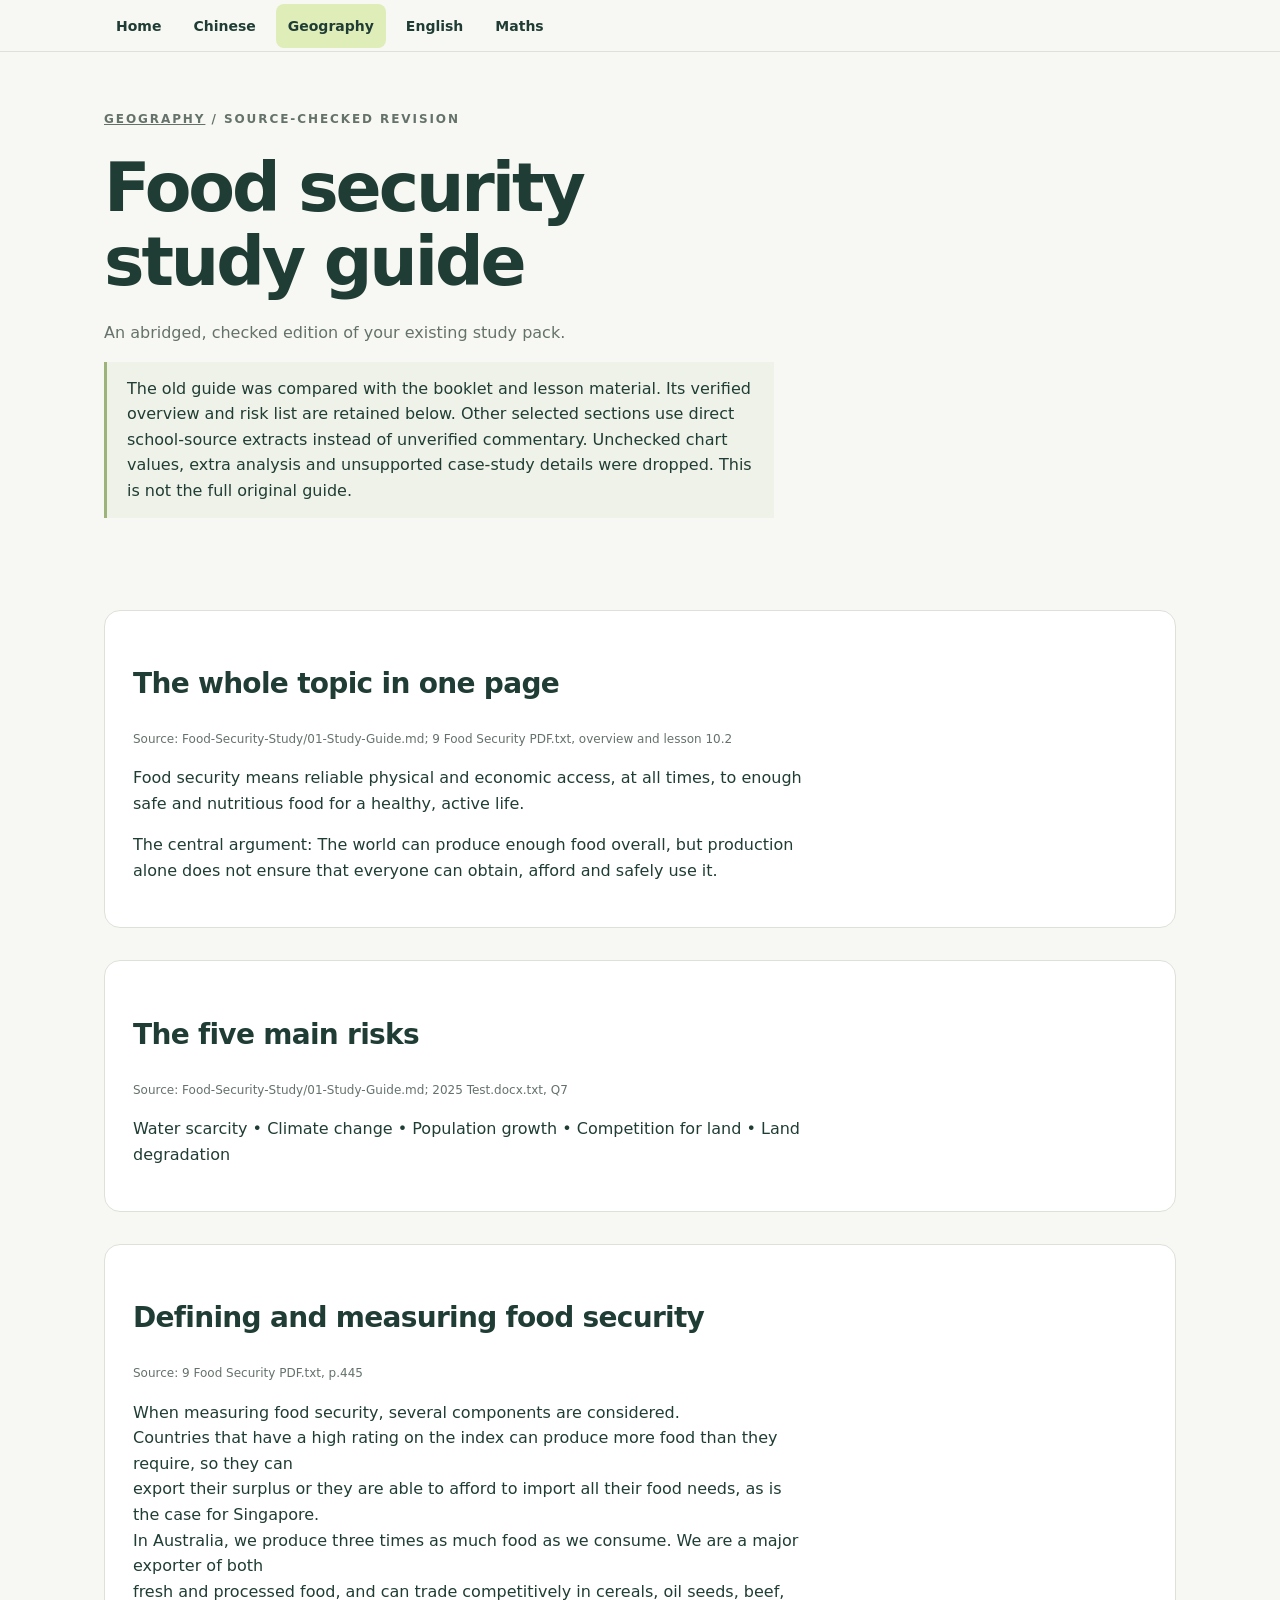
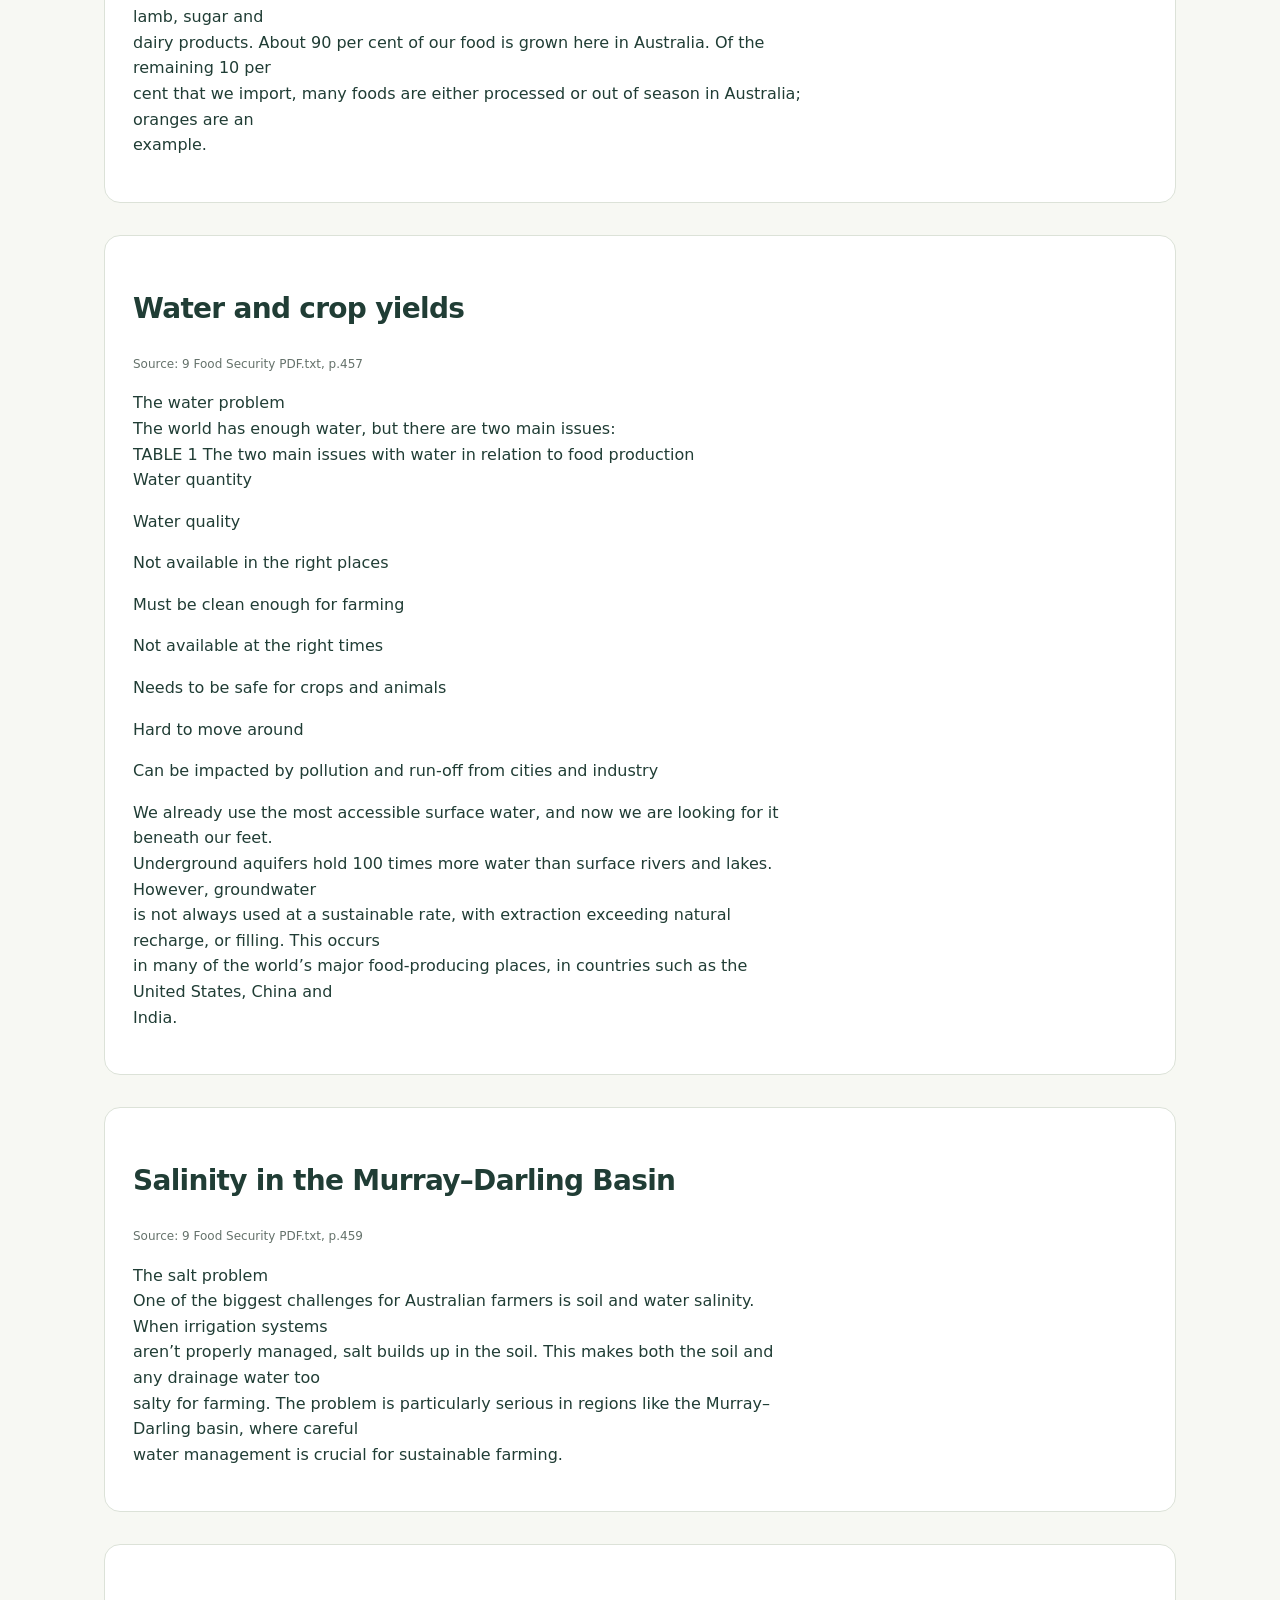
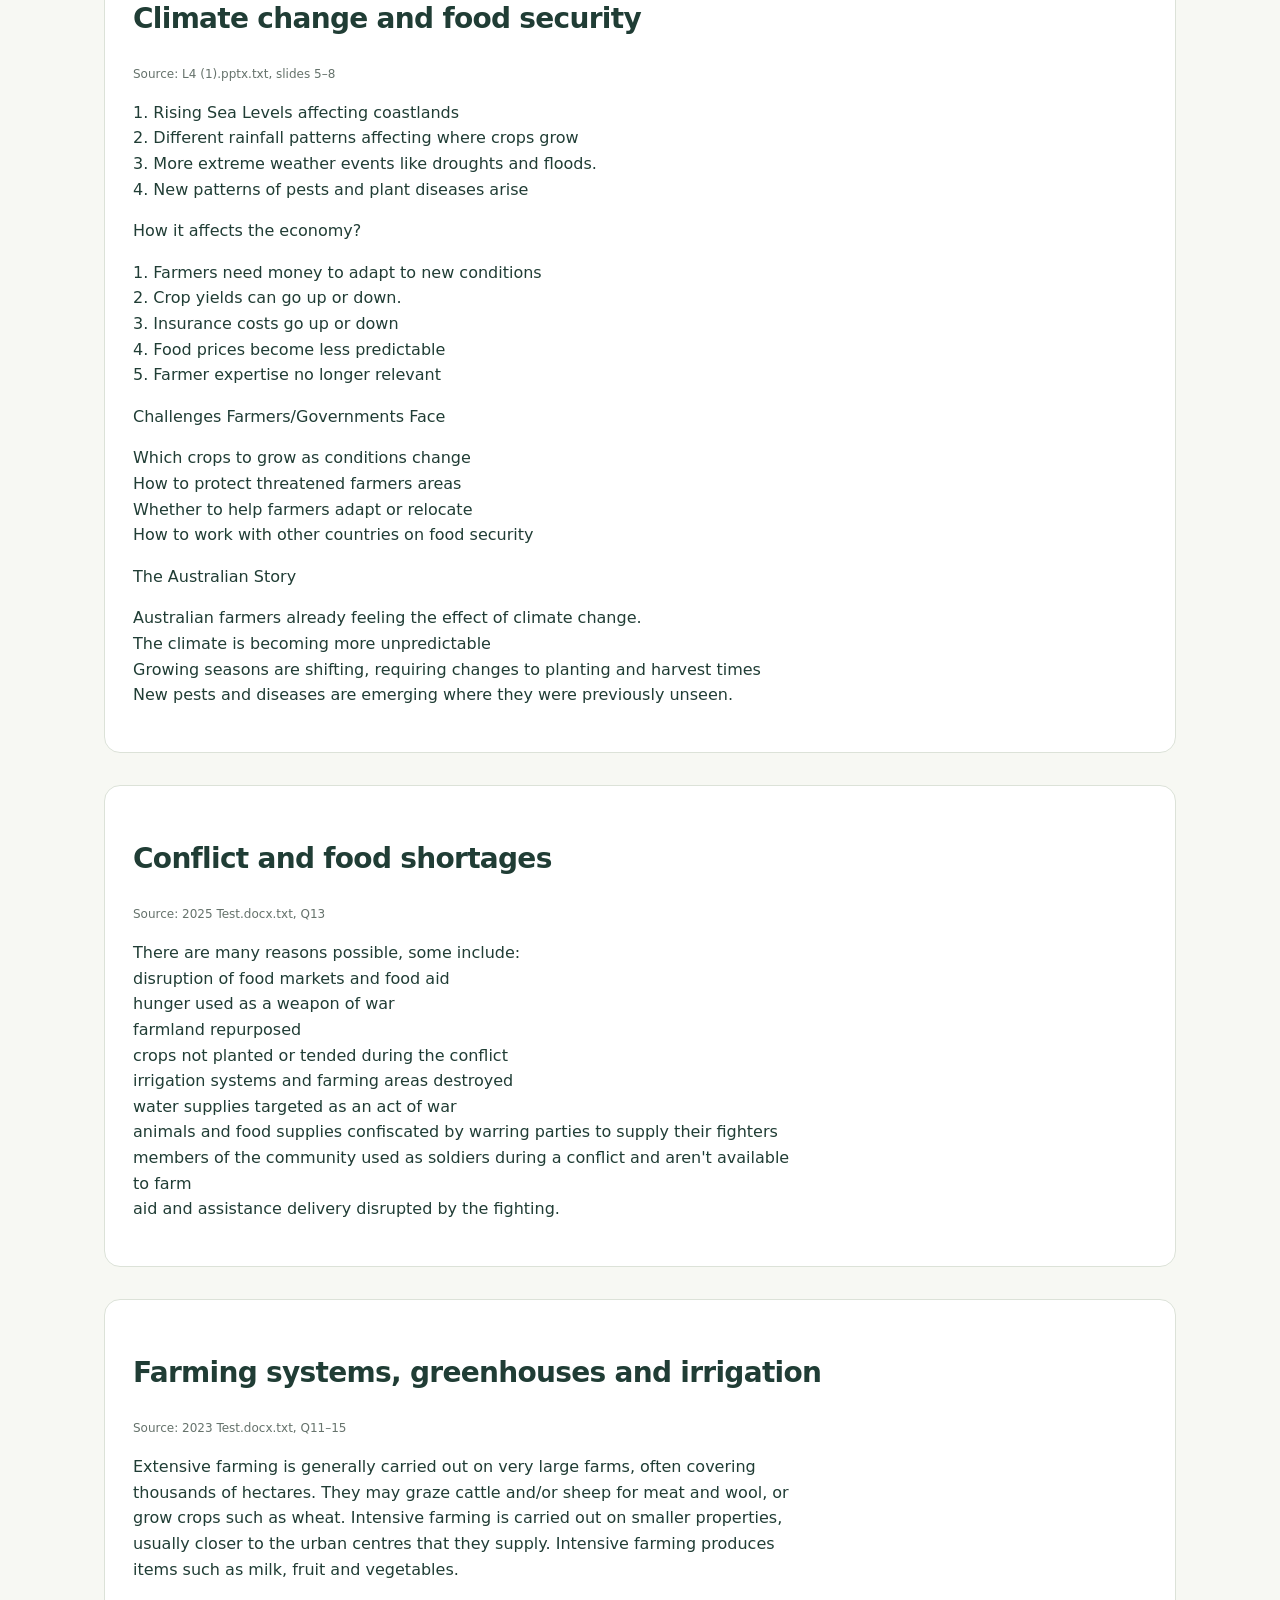
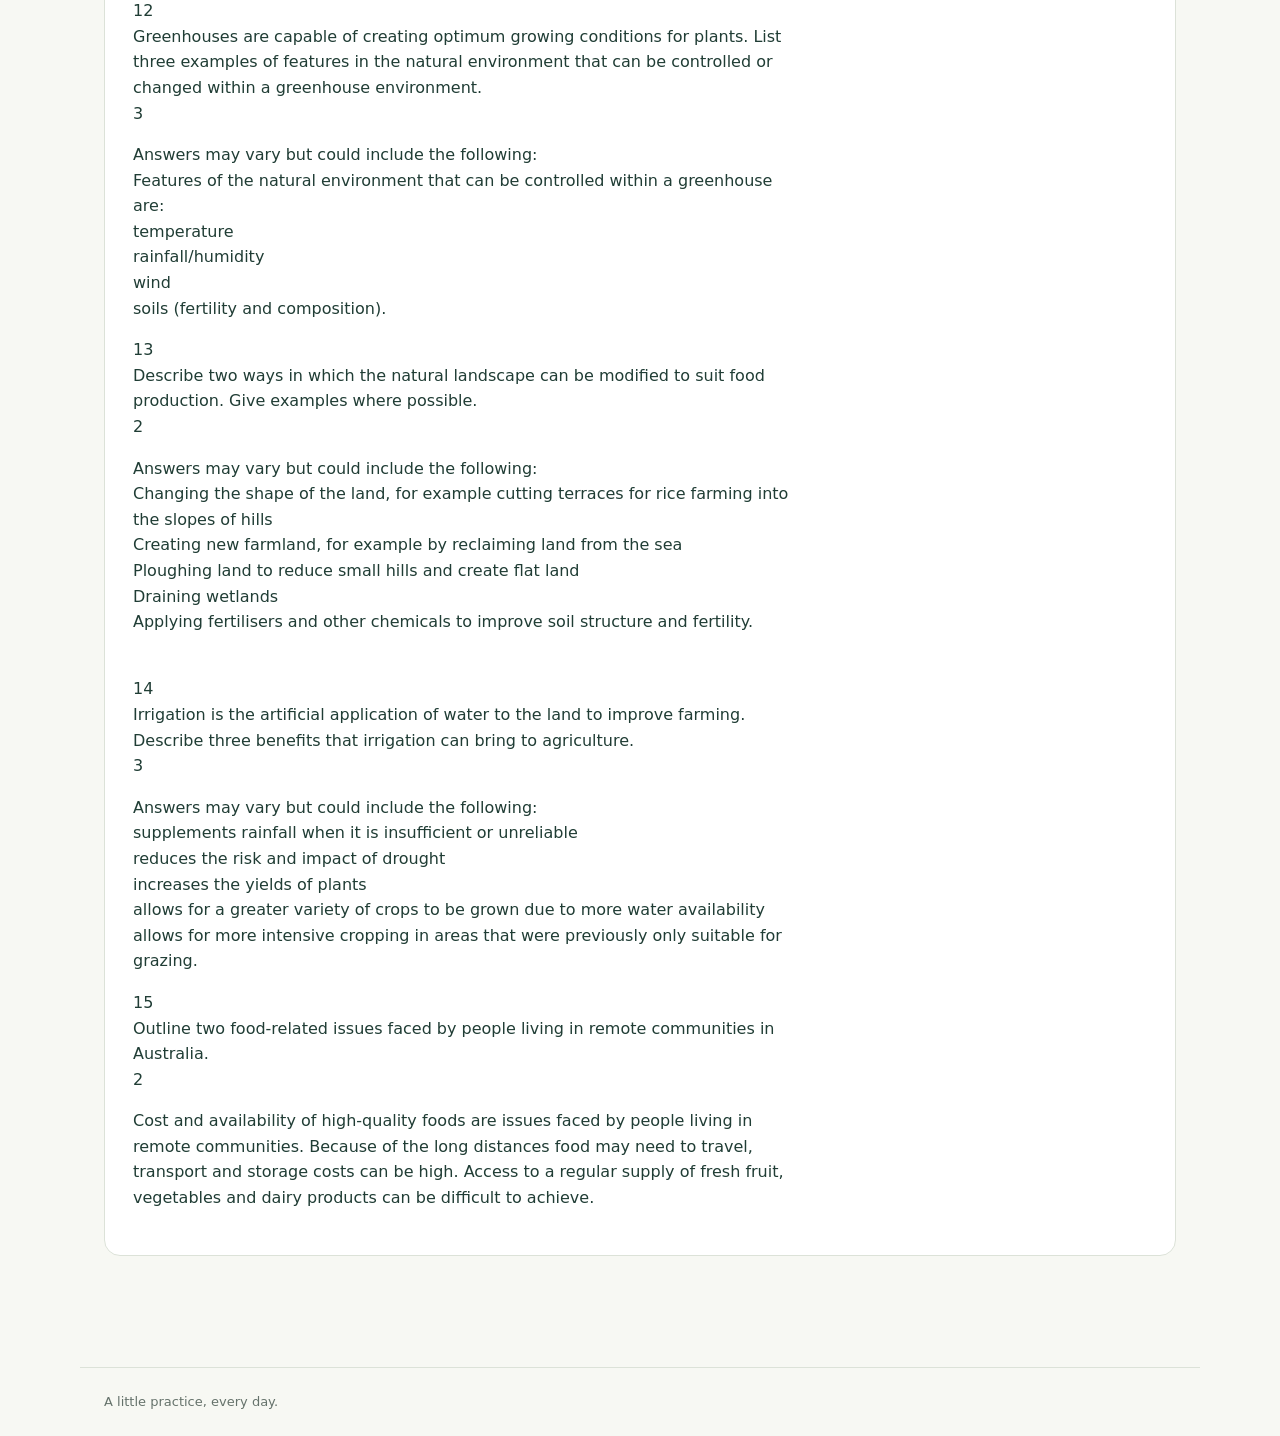
<file: geography/food-security.html>
<!doctype html><html lang="en"><head><meta charset="utf-8"><meta name="viewport" content="width=device-width,initial-scale=1"><title>Food security study guide · Revision room</title><link rel="stylesheet" href="../assets/style.css"><link rel="stylesheet" href="../assets/navigation.css"></head><body>
<nav class="site-nav" aria-label="Subjects">
  <div class="site-nav-links">
    <a href="../">Home</a>
    <a href="../chinese/">Chinese</a>
    <a href="../geography/" aria-current="location">Geography</a>
    <a href="../english/">English</a>
    <a href="../maths/">Maths</a>
  </div>
</nav>
<main><div class="intro"><div class="eyebrow"><a href="./">Geography</a> / Source-checked revision</div><h1>Food security<br>study guide</h1><p class="muted">An abridged, checked edition of your existing study pack.</p><p class="notice">The old guide was compared with the booklet and lesson material. Its verified overview and risk list are retained below. Other selected sections use direct school-source extracts instead of unverified commentary. Unchecked chart values, extra analysis and unsupported case-study details were dropped. This is not the full original guide.</p></div><section class="panel"><h2>The whole topic in one page</h2><p class="source muted">Source: Food-Security-Study/01-Study-Guide.md; 9 Food Security PDF.txt, overview and lesson 10.2</p><p style="white-space:pre-line">Food security means reliable physical and economic access, at all times, to enough safe and nutritious food for a healthy, active life.</p><p style="white-space:pre-line">The central argument: The world can produce enough food overall, but production alone does not ensure that everyone can obtain, afford and safely use it.</p></section><section class="panel"><h2>The five main risks</h2><p class="source muted">Source: Food-Security-Study/01-Study-Guide.md; 2025 Test.docx.txt, Q7</p><p style="white-space:pre-line">Water scarcity • Climate change • Population growth • Competition for land • Land degradation</p></section><section class="panel"><h2>Defining and measuring food security</h2><p class="source muted">Source: 9 Food Security PDF.txt, p.445</p><p style="white-space:pre-line">When measuring food security, several components are considered.
Countries that have a high rating on the index can produce more food than they require, so they can
export their surplus or they are able to afford to import all their food needs, as is the case for Singapore.
In Australia, we produce three times as much food as we consume. We are a major exporter of both
fresh and processed food, and can trade competitively in cereals, oil seeds, beef, lamb, sugar and
dairy products. About 90 per cent of our food is grown here in Australia. Of the remaining 10 per
cent that we import, many foods are either processed or out of season in Australia; oranges are an
example.</p></section><section class="panel"><h2>Water and crop yields</h2><p class="source muted">Source: 9 Food Security PDF.txt, p.457</p><p style="white-space:pre-line">The water problem
The world has enough water, but there are two main issues:
TABLE 1 The two main issues with water in relation to food production
Water quantity</p><p style="white-space:pre-line">Water quality</p><p style="white-space:pre-line">Not available in the right places</p><p style="white-space:pre-line">Must be clean enough for farming</p><p style="white-space:pre-line">Not available at the right times</p><p style="white-space:pre-line">Needs to be safe for crops and animals</p><p style="white-space:pre-line">Hard to move around</p><p style="white-space:pre-line">Can be impacted by pollution and run-off from cities and industry</p><p style="white-space:pre-line">We already use the most accessible surface water, and now we are looking for it beneath our feet.
Underground aquifers hold 100 times more water than surface rivers and lakes. However, groundwater
is not always used at a sustainable rate, with extraction exceeding natural recharge, or filling. This occurs
in many of the world’s major food-producing places, in countries such as the United States, China and
India.</p></section><section class="panel"><h2>Salinity in the Murray–Darling Basin</h2><p class="source muted">Source: 9 Food Security PDF.txt, p.459</p><p style="white-space:pre-line">The salt problem
One of the biggest challenges for Australian farmers is soil and water salinity. When irrigation systems
aren’t properly managed, salt builds up in the soil. This makes both the soil and any drainage water too
salty for farming. The problem is particularly serious in regions like the Murray–Darling basin, where careful
water management is crucial for sustainable farming.</p></section><section class="panel"><h2>Climate change and food security</h2><p class="source muted">Source: L4 (1).pptx.txt, slides 5–8</p><p style="white-space:pre-line">1. Rising Sea Levels affecting coastlands
2. Different rainfall patterns affecting where crops grow
3. More extreme weather events like droughts and floods.
4. New patterns of pests and plant diseases arise</p><p style="white-space:pre-line">How it affects the economy?</p><p style="white-space:pre-line">1. Farmers need money to adapt to new conditions
2. Crop yields can go up or down.
3. Insurance costs go up or down
4. Food prices become less predictable
5. Farmer expertise no longer relevant</p><p style="white-space:pre-line">Challenges Farmers/Governments Face </p><p style="white-space:pre-line">Which crops to grow as conditions change
How to protect threatened farmers areas
Whether to help farmers adapt or relocate
How to work with other countries on food security</p><p style="white-space:pre-line">The Australian Story </p><p style="white-space:pre-line">Australian farmers already feeling the effect of climate change.
The climate is becoming more unpredictable
Growing seasons are shifting, requiring changes to planting and harvest times
New pests and diseases are emerging where they were previously unseen.</p></section><section class="panel"><h2>Conflict and food shortages</h2><p class="source muted">Source: 2025 Test.docx.txt, Q13</p><p style="white-space:pre-line">There are many reasons possible, some include:
disruption of food markets and food aid
hunger used as a weapon of war
farmland repurposed
crops not planted or tended during the conflict
irrigation systems and farming areas destroyed
water supplies targeted as an act of war
animals and food supplies confiscated by warring parties to supply their fighters
members of the community used as soldiers during a conflict and aren't available to farm
aid and assistance delivery disrupted by the fighting.</p></section><section class="panel"><h2>Farming systems, greenhouses and irrigation</h2><p class="source muted">Source: 2023 Test.docx.txt, Q11–15</p><p style="white-space:pre-line">Extensive farming is generally carried out on very large farms, often covering thousands of hectares. They may graze cattle and/or sheep for meat and wool, or grow crops such as wheat. Intensive farming is carried out on smaller properties, usually closer to the urban centres that they supply. Intensive farming produces items such as milk, fruit and vegetables.</p><p style="white-space:pre-line">12
​Greenhouses are capable of creating optimum growing conditions for plants. List three examples of features in the natural environment that can be controlled or changed within a greenhouse environment. ​
3</p><p style="white-space:pre-line">Answers may vary but could include the following:
Features of the natural environment that can be controlled within a greenhouse are:
temperature
rainfall/humidity
wind
soils (fertility and composition).</p><p style="white-space:pre-line">13
Describe two ways in which the natural landscape can be modified to suit food production. Give examples where possible.
2</p><p style="white-space:pre-line">Answers may vary but could include the following:
Changing the shape of the land, for example cutting terraces for rice farming into the slopes of hills
Creating new farmland, for example by reclaiming land from the sea
Ploughing land to reduce small hills and create flat land
Draining wetlands
Applying fertilisers and other chemicals to improve soil structure and fertility.
 ​​</p><p style="white-space:pre-line">14
Irrigation is the artificial application of water to the land to improve farming.
​Describe three benefits that irrigation can bring to agriculture. ​​​
3</p><p style="white-space:pre-line">​Answers may vary but could include the following:
supplements rainfall when it is insufficient or unreliable
reduces the risk and impact of drought
increases the yields of plants
allows for a greater variety of crops to be grown due to more water availability
allows for more intensive cropping in areas that were previously only suitable for grazing. ​​​​</p><p style="white-space:pre-line">15
Outline two food-related issues faced by people living in remote communities in Australia.
2</p><p style="white-space:pre-line">Cost and availability of high-quality foods are issues faced by people living in remote communities. Because of the long distances food may need to travel, transport and storage costs can be high. Access to a regular supply of fresh fruit, vegetables and dairy products can be difficult to achieve.</p></section></main><footer><span>A little practice, every day.</span></footer></body></html>
</file>
<file: assets/style.css>
:root{--ink:#203d35;--muted:#65726b;--paper:#f7f8f3;--line:#dce2d8;--accent:#dfedb9}*{box-sizing:border-box}body{margin:0;background:var(--paper);color:var(--ink);font:16px/1.6 system-ui,sans-serif}a{color:inherit}main,footer{max-width:1120px;margin:auto;padding:24px}.eyebrow{text-transform:uppercase;letter-spacing:.16em;font-size:12px;font-weight:700;color:var(--muted)}h1{font-size:clamp(38px,6vw,68px);letter-spacing:-.045em;line-height:1.08;font-weight:550;margin:22px 0}h2{font-weight:550;letter-spacing:-.025em;font-size:28px}p{max-width:670px}.intro{padding:34px 0 44px}.muted{color:var(--muted)}.grid{display:grid;grid-template-columns:repeat(2,1fr);gap:18px}.tile,.panel{background:white;border:1px solid var(--line);border-radius:16px;padding:28px}.tile{text-decoration:none;display:block;transition:transform .15s}.tile:hover{transform:translateY(-3px)}.tile h2{margin:35px 0 8px}.tile .number{font-size:13px;color:var(--muted)}.tile .arrow{float:right}.tile p{margin:0;color:var(--muted)}.green{background:var(--accent)}footer{margin-top:55px;border-top:1px solid var(--line);display:flex;justify-content:space-between;font-size:13px;color:var(--muted)}button,select,input{font:inherit;color:inherit;border:1px solid #b9c5b9;background:white;border-radius:8px;padding:10px 14px}button{cursor:pointer}button:hover,button[aria-pressed=true]{background:var(--accent)}button:disabled{opacity:.55;cursor:default}button:focus-visible,a:focus-visible,select:focus-visible{outline:3px solid #528b60;outline-offset:3px}.controls{display:flex;gap:12px;flex-wrap:wrap;margin:20px 0}.controls label{display:grid;gap:5px;font-size:13px}.tabs{display:flex;gap:8px;flex-wrap:wrap}.card{min-height:280px;width:100%;display:flex;flex-direction:column;align-items:center;justify-content:center;background:#fff;border-radius:16px;padding:30px}.hanzi{font-size:40px;line-height:1.5}.pinyin{font-size:20px;color:var(--muted)}.card .hanzi{font-size:56px}.card .english{font-size:30px}.badge{background:#edf1e7;border-radius:30px;padding:5px 12px;font-size:12px}.table-wrap{overflow-x:auto}table{width:100%;border-collapse:collapse;text-align:left}th,td{padding:14px;border-bottom:1px solid var(--line)}.notice{border-left:3px solid #9cb47a;padding:14px 20px;background:#eef2e8}section{margin:32px 0}.choices{display:grid;gap:10px;margin:20px 0}.status{min-height:26px;font-weight:600}textarea{width:100%;min-height:100px;font:inherit;border:1px solid var(--line);border-radius:8px;padding:10px}details{margin:15px 0}summary{cursor:pointer} .question{border-top:1px solid var(--line);padding:22px 0}[hidden]{display:none!important}@media(max-width:600px){.grid{grid-template-columns:1fr}main,footer{padding:20px}.intro{padding:20px 0 28px}.tile,.panel{padding:22px}.tile h2{margin-top:20px}footer{gap:20px}.controls label{width:100%}select{width:100%}.hanzi{font-size:40px}th,td{padding:10px}.card{min-height:260px}}
.source{font-size:12px;overflow-wrap:anywhere}.note{margin:12px 0}.note>summary{font-size:19px;font-weight:600}.card{white-space:pre-wrap;overflow-wrap:anywhere}.essay-picker,#exam-picker{max-width:100%;white-space:normal}input[type=number]{width:90px}.question h4{font-size:18px}section{scroll-margin-top:20px}.controls a{padding:8px 0}li{margin-left:20px}.note p{white-space:pre-line}#subject>p{max-width:900px}
.choices button.correct{background:#dfedb9;border-color:#528b60;opacity:1;font-weight:650}.choices button.correct::before{content:'✓ '}.choices button.wrong{background:#f6dede;border-color:#b55;opacity:1}.choices button.wrong::before{content:'✗ '}input[readonly]{background:#f2f4ef}
</file>
<file: assets/navigation.css>
:root {
  --site-nav-height: 3.25rem;
  scroll-padding-top: var(--site-nav-height);
}

.site-nav {
  position: sticky;
  top: 0;
  z-index: 10;
  background: #f7f8f3;
  color: #203d35;
  box-shadow: inset 0 -1px #dce2d8;
}

.site-nav-links {
  display: flex;
  gap: .5rem;
  max-width: 1120px;
  margin: auto;
  padding: .25rem 1.5rem;
  overflow-x: auto;
}

.site-nav-links a {
  display: flex;
  align-items: center;
  justify-content: center;
  min-inline-size: 2.75rem;
  min-block-size: 2.75rem;
  padding: 0 .75rem;
  border-radius: .5rem;
  color: inherit;
  font-size: .875rem;
  font-weight: 650;
  text-decoration: none;
  white-space: nowrap;
}

.site-nav-links a:hover,
.site-nav-links a[aria-current] {
  background: #dfedb9;
}

.site-nav-links a:focus-visible {
  outline: 2px solid #528b60;
  outline-offset: -2px;
}

@media (max-width: 600px) {
  .site-nav-links {
    justify-content: space-between;
    gap: 0;
    padding-inline: .25rem;
  }

  .site-nav-links a {
    flex: 1 0 auto;
    padding-inline: 0;
  }
}

@media print {
  .site-nav { display: none; }
}
</file>
<file: english/writing.css>
#practice textarea{min-height:360px;resize:vertical}
.note h3{margin-top:32px;border-bottom:1px solid var(--line);padding-bottom:8px}
</file>
